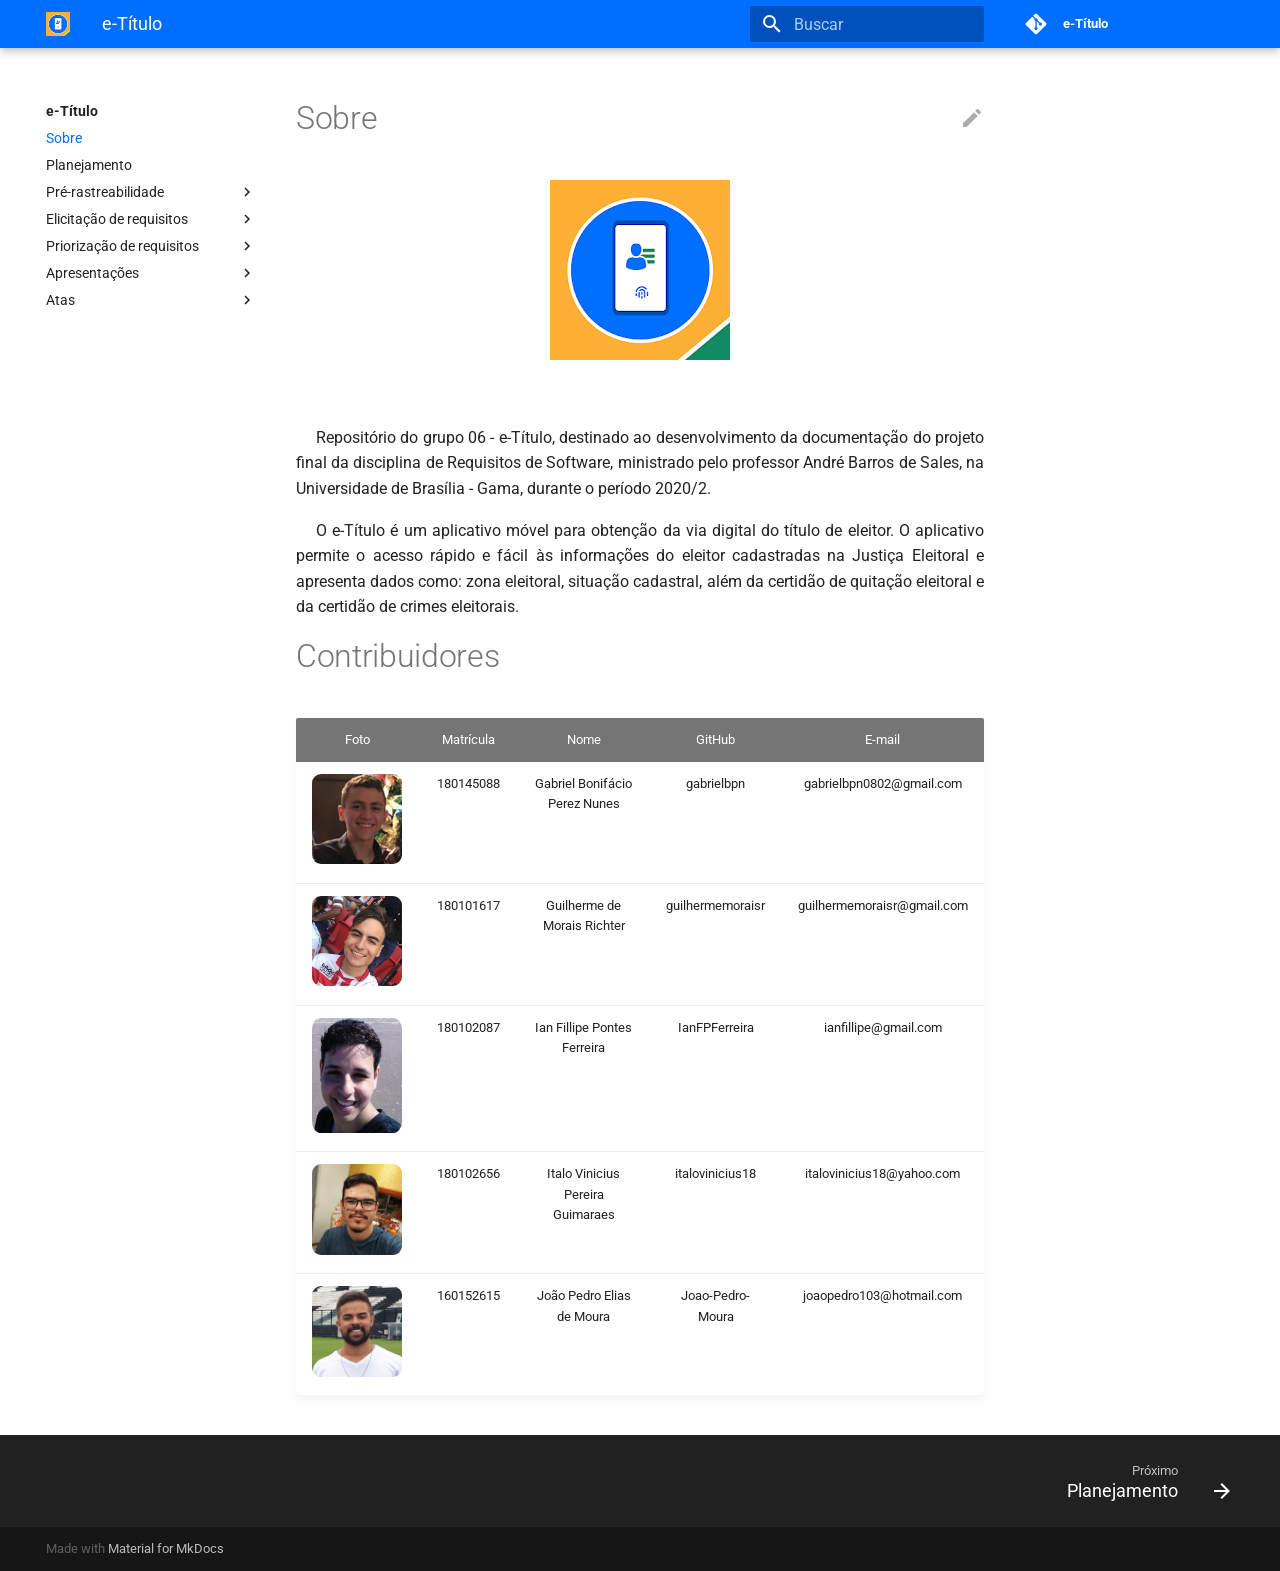
<file: index.html>
<!doctype html>
<html lang="pt" class="no-js">
  <head>
    
      <meta charset="utf-8">
      <meta name="viewport" content="width=device-width,initial-scale=1">
      
      
      
      
      <link rel="shortcut icon" href="assets/icons/codercat.png">
      <meta name="generator" content="mkdocs-1.1.2, mkdocs-material-7.0.5">
    
    
      
        <title>e-Título</title>
      
    
    
      <link rel="stylesheet" href="assets/stylesheets/main.77f3fd56.min.css">
      
        
        <link rel="stylesheet" href="assets/stylesheets/palette.7fa14f5b.min.css">
        
      
    
    
    
      
        
        <link rel="preconnect" href="https://fonts.gstatic.com" crossorigin>
        <link rel="stylesheet" href="https://fonts.googleapis.com/css?family=Roboto:300,400,400i,700%7CRoboto+Mono&display=fallback">
        <style>:root{--md-text-font-family:"Roboto";--md-code-font-family:"Roboto Mono"}</style>
      
    
    
    
      <link rel="stylesheet" href="stylesheets/extra.css">
    
    
      
    
    
  </head>
  
  
    
    
    
    
    
    <body dir="ltr" data-md-color-scheme="" data-md-color-primary="none" data-md-color-accent="none">
      
  
    
    <input class="md-toggle" data-md-toggle="drawer" type="checkbox" id="__drawer" autocomplete="off">
    <input class="md-toggle" data-md-toggle="search" type="checkbox" id="__search" autocomplete="off">
    <label class="md-overlay" for="__drawer"></label>
    <div data-md-component="skip">
      
        
        <a href="#sobre" class="md-skip">
          Ir para o conteúdo
        </a>
      
    </div>
    <div data-md-component="announce">
      
    </div>
    
      

<header class="md-header" data-md-component="header">
  <nav class="md-header__inner md-grid" aria-label="Header">
    <a href="." title="e-Título" class="md-header__button md-logo" aria-label="e-Título">
      
  <img src="assets/icons/eTitulo.png" alt="logo">

    </a>
    <label class="md-header__button md-icon" for="__drawer">
      <svg xmlns="http://www.w3.org/2000/svg" viewBox="0 0 24 24"><path d="M3 6h18v2H3V6m0 5h18v2H3v-2m0 5h18v2H3v-2z"/></svg>
    </label>
    <div class="md-header__title" data-md-component="header-title">
      <div class="md-header__ellipsis">
        <div class="md-header__topic">
          <span class="md-ellipsis">
            e-Título
          </span>
        </div>
        <div class="md-header__topic" data-md-component="header-topic">
          <span class="md-ellipsis">
            
              Sobre
            
          </span>
        </div>
      </div>
    </div>
    <div class="md-header__options">
      
    </div>
    
      <label class="md-header__button md-icon" for="__search">
        <svg xmlns="http://www.w3.org/2000/svg" viewBox="0 0 24 24"><path d="M9.5 3A6.5 6.5 0 0 1 16 9.5c0 1.61-.59 3.09-1.56 4.23l.27.27h.79l5 5-1.5 1.5-5-5v-.79l-.27-.27A6.516 6.516 0 0 1 9.5 16 6.5 6.5 0 0 1 3 9.5 6.5 6.5 0 0 1 9.5 3m0 2C7 5 5 7 5 9.5S7 14 9.5 14 14 12 14 9.5 12 5 9.5 5z"/></svg>
      </label>
      
<div class="md-search" data-md-component="search" role="dialog">
  <label class="md-search__overlay" for="__search"></label>
  <div class="md-search__inner" role="search">
    <form class="md-search__form" name="search">
      <input type="text" class="md-search__input" name="query" aria-label="Buscar" placeholder="Buscar" autocapitalize="off" autocorrect="off" autocomplete="off" spellcheck="false" data-md-component="search-query" data-md-state="active" required>
      <label class="md-search__icon md-icon" for="__search">
        <svg xmlns="http://www.w3.org/2000/svg" viewBox="0 0 24 24"><path d="M9.5 3A6.5 6.5 0 0 1 16 9.5c0 1.61-.59 3.09-1.56 4.23l.27.27h.79l5 5-1.5 1.5-5-5v-.79l-.27-.27A6.516 6.516 0 0 1 9.5 16 6.5 6.5 0 0 1 3 9.5 6.5 6.5 0 0 1 9.5 3m0 2C7 5 5 7 5 9.5S7 14 9.5 14 14 12 14 9.5 12 5 9.5 5z"/></svg>
        <svg xmlns="http://www.w3.org/2000/svg" viewBox="0 0 24 24"><path d="M20 11v2H8l5.5 5.5-1.42 1.42L4.16 12l7.92-7.92L13.5 5.5 8 11h12z"/></svg>
      </label>
      <button type="reset" class="md-search__icon md-icon" aria-label="Clear" tabindex="-1">
        <svg xmlns="http://www.w3.org/2000/svg" viewBox="0 0 24 24"><path d="M19 6.41L17.59 5 12 10.59 6.41 5 5 6.41 10.59 12 5 17.59 6.41 19 12 13.41 17.59 19 19 17.59 13.41 12 19 6.41z"/></svg>
      </button>
    </form>
    <div class="md-search__output">
      <div class="md-search__scrollwrap" data-md-scrollfix>
        <div class="md-search-result" data-md-component="search-result">
          <div class="md-search-result__meta">
            Initializing search
          </div>
          <ol class="md-search-result__list"></ol>
        </div>
      </div>
    </div>
  </div>
</div>
    
    
      <div class="md-header__source">
        
<a href="https://github.com/Requisitos-de-Software/2020.2-e-Titulo/" title="Ir ao repositório" class="md-source" data-md-component="source">
  <div class="md-source__icon md-icon">
    
    <svg xmlns="http://www.w3.org/2000/svg" viewBox="0 0 448 512"><path d="M439.55 236.05L244 40.45a28.87 28.87 0 0 0-40.81 0l-40.66 40.63 51.52 51.52c27.06-9.14 52.68 16.77 43.39 43.68l49.66 49.66c34.23-11.8 61.18 31 35.47 56.69-26.49 26.49-70.21-2.87-56-37.34L240.22 199v121.85c25.3 12.54 22.26 41.85 9.08 55a34.34 34.34 0 0 1-48.55 0c-17.57-17.6-11.07-46.91 11.25-56v-123c-20.8-8.51-24.6-30.74-18.64-45L142.57 101 8.45 235.14a28.86 28.86 0 0 0 0 40.81l195.61 195.6a28.86 28.86 0 0 0 40.8 0l194.69-194.69a28.86 28.86 0 0 0 0-40.81z"/></svg>
  </div>
  <div class="md-source__repository">
    e-Título
  </div>
</a>
      </div>
    
  </nav>
</header>
    
    <div class="md-container" data-md-component="container">
      
      
        
      
      <main class="md-main" data-md-component="main">
        <div class="md-main__inner md-grid">
          
            
              
              <div class="md-sidebar md-sidebar--primary" data-md-component="sidebar" data-md-type="navigation" >
                <div class="md-sidebar__scrollwrap">
                  <div class="md-sidebar__inner">
                    




<nav class="md-nav md-nav--primary" aria-label="Navigation" data-md-level="0">
  <label class="md-nav__title" for="__drawer">
    <a href="." title="e-Título" class="md-nav__button md-logo" aria-label="e-Título">
      
  <img src="assets/icons/eTitulo.png" alt="logo">

    </a>
    e-Título
  </label>
  
    <div class="md-nav__source">
      
<a href="https://github.com/Requisitos-de-Software/2020.2-e-Titulo/" title="Ir ao repositório" class="md-source" data-md-component="source">
  <div class="md-source__icon md-icon">
    
    <svg xmlns="http://www.w3.org/2000/svg" viewBox="0 0 448 512"><path d="M439.55 236.05L244 40.45a28.87 28.87 0 0 0-40.81 0l-40.66 40.63 51.52 51.52c27.06-9.14 52.68 16.77 43.39 43.68l49.66 49.66c34.23-11.8 61.18 31 35.47 56.69-26.49 26.49-70.21-2.87-56-37.34L240.22 199v121.85c25.3 12.54 22.26 41.85 9.08 55a34.34 34.34 0 0 1-48.55 0c-17.57-17.6-11.07-46.91 11.25-56v-123c-20.8-8.51-24.6-30.74-18.64-45L142.57 101 8.45 235.14a28.86 28.86 0 0 0 0 40.81l195.61 195.6a28.86 28.86 0 0 0 40.8 0l194.69-194.69a28.86 28.86 0 0 0 0-40.81z"/></svg>
  </div>
  <div class="md-source__repository">
    e-Título
  </div>
</a>
    </div>
  
  <ul class="md-nav__list" data-md-scrollfix>
    
      
      
      

  
  
    
  
  
    <li class="md-nav__item md-nav__item--active">
      
      <input class="md-nav__toggle md-toggle" data-md-toggle="toc" type="checkbox" id="__toc">
      
        
      
      
      <a href="." class="md-nav__link md-nav__link--active">
        Sobre
      </a>
      
    </li>
  

    
      
      
      

  
  
  
    <li class="md-nav__item">
      <a href="planejamento/" class="md-nav__link">
        Planejamento
      </a>
    </li>
  

    
      
      
      

  
  
  
    
    <li class="md-nav__item md-nav__item--nested">
      
      
        <input class="md-nav__toggle md-toggle" data-md-toggle="__nav_3" type="checkbox" id="__nav_3" >
      
      <label class="md-nav__link" for="__nav_3">
        Pré-rastreabilidade
        <span class="md-nav__icon md-icon"></span>
      </label>
      <nav class="md-nav" aria-label="Pré-rastreabilidade" data-md-level="1">
        <label class="md-nav__title" for="__nav_3">
          <span class="md-nav__icon md-icon"></span>
          Pré-rastreabilidade
        </label>
        <ul class="md-nav__list" data-md-scrollfix>
          
            
  
  
  
    <li class="md-nav__item">
      <a href="pre_rastreabilidade/rich_pictures/" class="md-nav__link">
        RichPictures
      </a>
    </li>
  

          
        </ul>
      </nav>
    </li>
  

    
      
      
      

  
  
  
    
    <li class="md-nav__item md-nav__item--nested">
      
      
        <input class="md-nav__toggle md-toggle" data-md-toggle="__nav_4" type="checkbox" id="__nav_4" >
      
      <label class="md-nav__link" for="__nav_4">
        Elicitação de requisitos
        <span class="md-nav__icon md-icon"></span>
      </label>
      <nav class="md-nav" aria-label="Elicitação de requisitos" data-md-level="1">
        <label class="md-nav__title" for="__nav_4">
          <span class="md-nav__icon md-icon"></span>
          Elicitação de requisitos
        </label>
        <ul class="md-nav__list" data-md-scrollfix>
          
            
  
  
  
    <li class="md-nav__item">
      <a href="elicitacao/personas/" class="md-nav__link">
        Personas
      </a>
    </li>
  

          
            
  
  
  
    
    <li class="md-nav__item md-nav__item--nested">
      
      
        <input class="md-nav__toggle md-toggle" data-md-toggle="__nav_4_2" type="checkbox" id="__nav_4_2" >
      
      <label class="md-nav__link" for="__nav_4_2">
        Técnicas
        <span class="md-nav__icon md-icon"></span>
      </label>
      <nav class="md-nav" aria-label="Técnicas" data-md-level="2">
        <label class="md-nav__title" for="__nav_4_2">
          <span class="md-nav__icon md-icon"></span>
          Técnicas
        </label>
        <ul class="md-nav__list" data-md-scrollfix>
          
            
  
  
  
    <li class="md-nav__item">
      <a href="elicitacao/tecnicas/brainstorming/" class="md-nav__link">
        Brainstorming
      </a>
    </li>
  

          
            
  
  
  
    <li class="md-nav__item">
      <a href="elicitacao/tecnicas/introspeccao/" class="md-nav__link">
        Introspecção
      </a>
    </li>
  

          
            
  
  
  
    <li class="md-nav__item">
      <a href="elicitacao/tecnicas/questionario/" class="md-nav__link">
        Questionário
      </a>
    </li>
  

          
        </ul>
      </nav>
    </li>
  

          
            
  
  
  
    <li class="md-nav__item">
      <a href="elicitacao/requisitos/" class="md-nav__link">
        Requisitos elicitados
      </a>
    </li>
  

          
        </ul>
      </nav>
    </li>
  

    
      
      
      

  
  
  
    
    <li class="md-nav__item md-nav__item--nested">
      
      
        <input class="md-nav__toggle md-toggle" data-md-toggle="__nav_5" type="checkbox" id="__nav_5" >
      
      <label class="md-nav__link" for="__nav_5">
        Priorização de requisitos
        <span class="md-nav__icon md-icon"></span>
      </label>
      <nav class="md-nav" aria-label="Priorização de requisitos" data-md-level="1">
        <label class="md-nav__title" for="__nav_5">
          <span class="md-nav__icon md-icon"></span>
          Priorização de requisitos
        </label>
        <ul class="md-nav__list" data-md-scrollfix>
          
            
  
  
  
    <li class="md-nav__item">
      <a href="priorizacao/moscow/" class="md-nav__link">
        MoSCoW
      </a>
    </li>
  

          
            
  
  
  
    <li class="md-nav__item">
      <a href="priorizacao/valor_custo_risco/" class="md-nav__link">
        Valor, Custo e Risco
      </a>
    </li>
  

          
        </ul>
      </nav>
    </li>
  

    
      
      
      

  
  
  
    
    <li class="md-nav__item md-nav__item--nested">
      
      
        <input class="md-nav__toggle md-toggle" data-md-toggle="__nav_6" type="checkbox" id="__nav_6" >
      
      <label class="md-nav__link" for="__nav_6">
        Apresentações
        <span class="md-nav__icon md-icon"></span>
      </label>
      <nav class="md-nav" aria-label="Apresentações" data-md-level="1">
        <label class="md-nav__title" for="__nav_6">
          <span class="md-nav__icon md-icon"></span>
          Apresentações
        </label>
        <ul class="md-nav__list" data-md-scrollfix>
          
            
  
  
  
    <li class="md-nav__item">
      <a href="apresentacoes/apresentacao1/" class="md-nav__link">
        Apresentação 1
      </a>
    </li>
  

          
            
  
  
  
    <li class="md-nav__item">
      <a href="apresentacoes/apresentacao2/" class="md-nav__link">
        Apresentação 2
      </a>
    </li>
  

          
        </ul>
      </nav>
    </li>
  

    
      
      
      

  
  
  
    
    <li class="md-nav__item md-nav__item--nested">
      
      
        <input class="md-nav__toggle md-toggle" data-md-toggle="__nav_7" type="checkbox" id="__nav_7" >
      
      <label class="md-nav__link" for="__nav_7">
        Atas
        <span class="md-nav__icon md-icon"></span>
      </label>
      <nav class="md-nav" aria-label="Atas" data-md-level="1">
        <label class="md-nav__title" for="__nav_7">
          <span class="md-nav__icon md-icon"></span>
          Atas
        </label>
        <ul class="md-nav__list" data-md-scrollfix>
          
            
  
  
  
    <li class="md-nav__item">
      <a href="atas/reuniao_03_03/" class="md-nav__link">
        03/03/2021
      </a>
    </li>
  

          
            
  
  
  
    <li class="md-nav__item">
      <a href="atas/reuniao_03_10/" class="md-nav__link">
        10/03/2021
      </a>
    </li>
  

          
        </ul>
      </nav>
    </li>
  

    
  </ul>
</nav>
                  </div>
                </div>
              </div>
            
            
              
              <div class="md-sidebar md-sidebar--secondary" data-md-component="sidebar" data-md-type="toc" >
                <div class="md-sidebar__scrollwrap">
                  <div class="md-sidebar__inner">
                    
<nav class="md-nav md-nav--secondary" aria-label="Índice">
  
  
    
  
  
</nav>
                  </div>
                </div>
              </div>
            
          
          <div class="md-content" data-md-component="content">
            <article class="md-content__inner md-typeset">
              
                
                  <a href="https://github.com/Requisitos-de-Software/2020.2-e-Titulo/edit/master/docs/index.md" title="Editar esta página" class="md-content__button md-icon">
                    <svg xmlns="http://www.w3.org/2000/svg" viewBox="0 0 24 24"><path d="M20.71 7.04c.39-.39.39-1.04 0-1.41l-2.34-2.34c-.37-.39-1.02-.39-1.41 0l-1.84 1.83 3.75 3.75M3 17.25V21h3.75L17.81 9.93l-3.75-3.75L3 17.25z"/></svg>
                  </a>
                
                
                <h1 id="sobre">Sobre</h1>
<div align="center">
  <img src= "assets/icons/eTitulo.png"/>
</div>
<p><br /></p>
<p style="text-indent: 20px; text-align: justify">
Repositório do grupo 06 - e-Título, destinado ao desenvolvimento da documentação do projeto final da disciplina de Requisitos de Software, ministrado pelo professor André Barros de Sales, na Universidade de Brasília - Gama, durante o período 2020/2.
</p>

<p style="text-indent: 20px; text-align: justify">
O e-Título é um aplicativo móvel para obtenção da via digital do título de eleitor. O aplicativo permite o acesso rápido e fácil às informações do eleitor cadastradas na Justiça Eleitoral e apresenta dados como: zona eleitoral, situação cadastral, além da certidão de quitação eleitoral e da certidão de crimes eleitorais.
</p>

<h1 id="contribuidores">Contribuidores</h1>
<table>
<thead>
<tr>
<th align="center">Foto</th>
<th align="center">Matrícula</th>
<th align="center">Nome</th>
<th align="center">GitHub</th>
<th align="center">E-mail</th>
</tr>
</thead>
<tbody>
<tr>
<td align="center"><img width="150px" style="border-radius:10%" src="./assets/integrantes/gabriel.jpg" alt="Gabriel"></td>
<td align="center">180145088</td>
<td align="center">Gabriel Bonifácio Perez Nunes</td>
<td align="center">gabrielbpn</td>
<td align="center">gabrielbpn0802@gmail.com</td>
</tr>
<tr>
<td align="center"><img width="150px" style="border-radius:10%" src="./assets/integrantes/guilherme.jpg" alt="Guilherme"></td>
<td align="center">180101617</td>
<td align="center">Guilherme de Morais Richter</td>
<td align="center">guilhermemoraisr</td>
<td align="center">guilhermemoraisr@gmail.com</td>
</tr>
<tr>
<td align="center"><img width="150px" style="border-radius:10%" src="./assets/integrantes/ian.jpg" alt="Ian"></td>
<td align="center">180102087</td>
<td align="center">Ian Fillipe Pontes Ferreira</td>
<td align="center">IanFPFerreira</td>
<td align="center">ianfillipe@gmail.com</td>
</tr>
<tr>
<td align="center"><img width="150px" style="border-radius:10%" src="./assets/integrantes/italo.jpg" alt="Italo"></td>
<td align="center">180102656</td>
<td align="center">Italo Vinicius Pereira Guimaraes</td>
<td align="center">italovinicius18</td>
<td align="center">italovinicius18@yahoo.com</td>
</tr>
<tr>
<td align="center"><img width="150px" style="border-radius:10%" src="./assets/integrantes/joao.jpg" alt="Joao"></td>
<td align="center">160152615</td>
<td align="center">João Pedro Elias de Moura</td>
<td align="center">Joao-Pedro-Moura</td>
<td align="center">joaopedro103@hotmail.com</td>
</tr>
</tbody>
</table>
                
              
              
                


              
            </article>
          </div>
        </div>
      </main>
      
        
<footer class="md-footer">
  
    <nav class="md-footer__inner md-grid" aria-label="Footer">
      
      
        <a href="planejamento/" class="md-footer__link md-footer__link--next" rel="next">
          <div class="md-footer__title">
            <div class="md-ellipsis">
              <span class="md-footer__direction">
                Próximo
              </span>
              Planejamento
            </div>
          </div>
          <div class="md-footer__button md-icon">
            <svg xmlns="http://www.w3.org/2000/svg" viewBox="0 0 24 24"><path d="M4 11v2h12l-5.5 5.5 1.42 1.42L19.84 12l-7.92-7.92L10.5 5.5 16 11H4z"/></svg>
          </div>
        </a>
      
    </nav>
  
  <div class="md-footer-meta md-typeset">
    <div class="md-footer-meta__inner md-grid">
      <div class="md-footer-copyright">
        
        Made with
        <a href="https://squidfunk.github.io/mkdocs-material/" target="_blank" rel="noopener">
          Material for MkDocs
        </a>
        
      </div>
      
    </div>
  </div>
</footer>
      
    </div>
    <div class="md-dialog" data-md-component="dialog">
      <div class="md-dialog__inner md-typeset"></div>
    </div>
    <script id="__config" type="application/json">{"base": ".", "features": [], "translations": {"clipboard.copy": "Copiar para \u00e1rea de transfer\u00eancia", "clipboard.copied": "Copiado para \u00e1rea de transfer\u00eancia", "search.config.lang": "pt", "search.config.pipeline": "trimmer, stopWordFilter", "search.config.separator": "[\\s\\-]+", "search.placeholder": "Buscar", "search.result.placeholder": "Digite para iniciar a busca", "search.result.none": "Nenhum resultado encontrado", "search.result.one": "1 resultado encontrado", "search.result.other": "# resultados encontrados", "search.result.more.one": "1 more on this page", "search.result.more.other": "# more on this page", "search.result.term.missing": "Missing"}, "search": "assets/javascripts/workers/search.fb4a9340.min.js", "version": null}</script>
    
    
      <script src="assets/javascripts/bundle.5cf3e710.min.js"></script>
      
    
  </body>
</html>
</file>
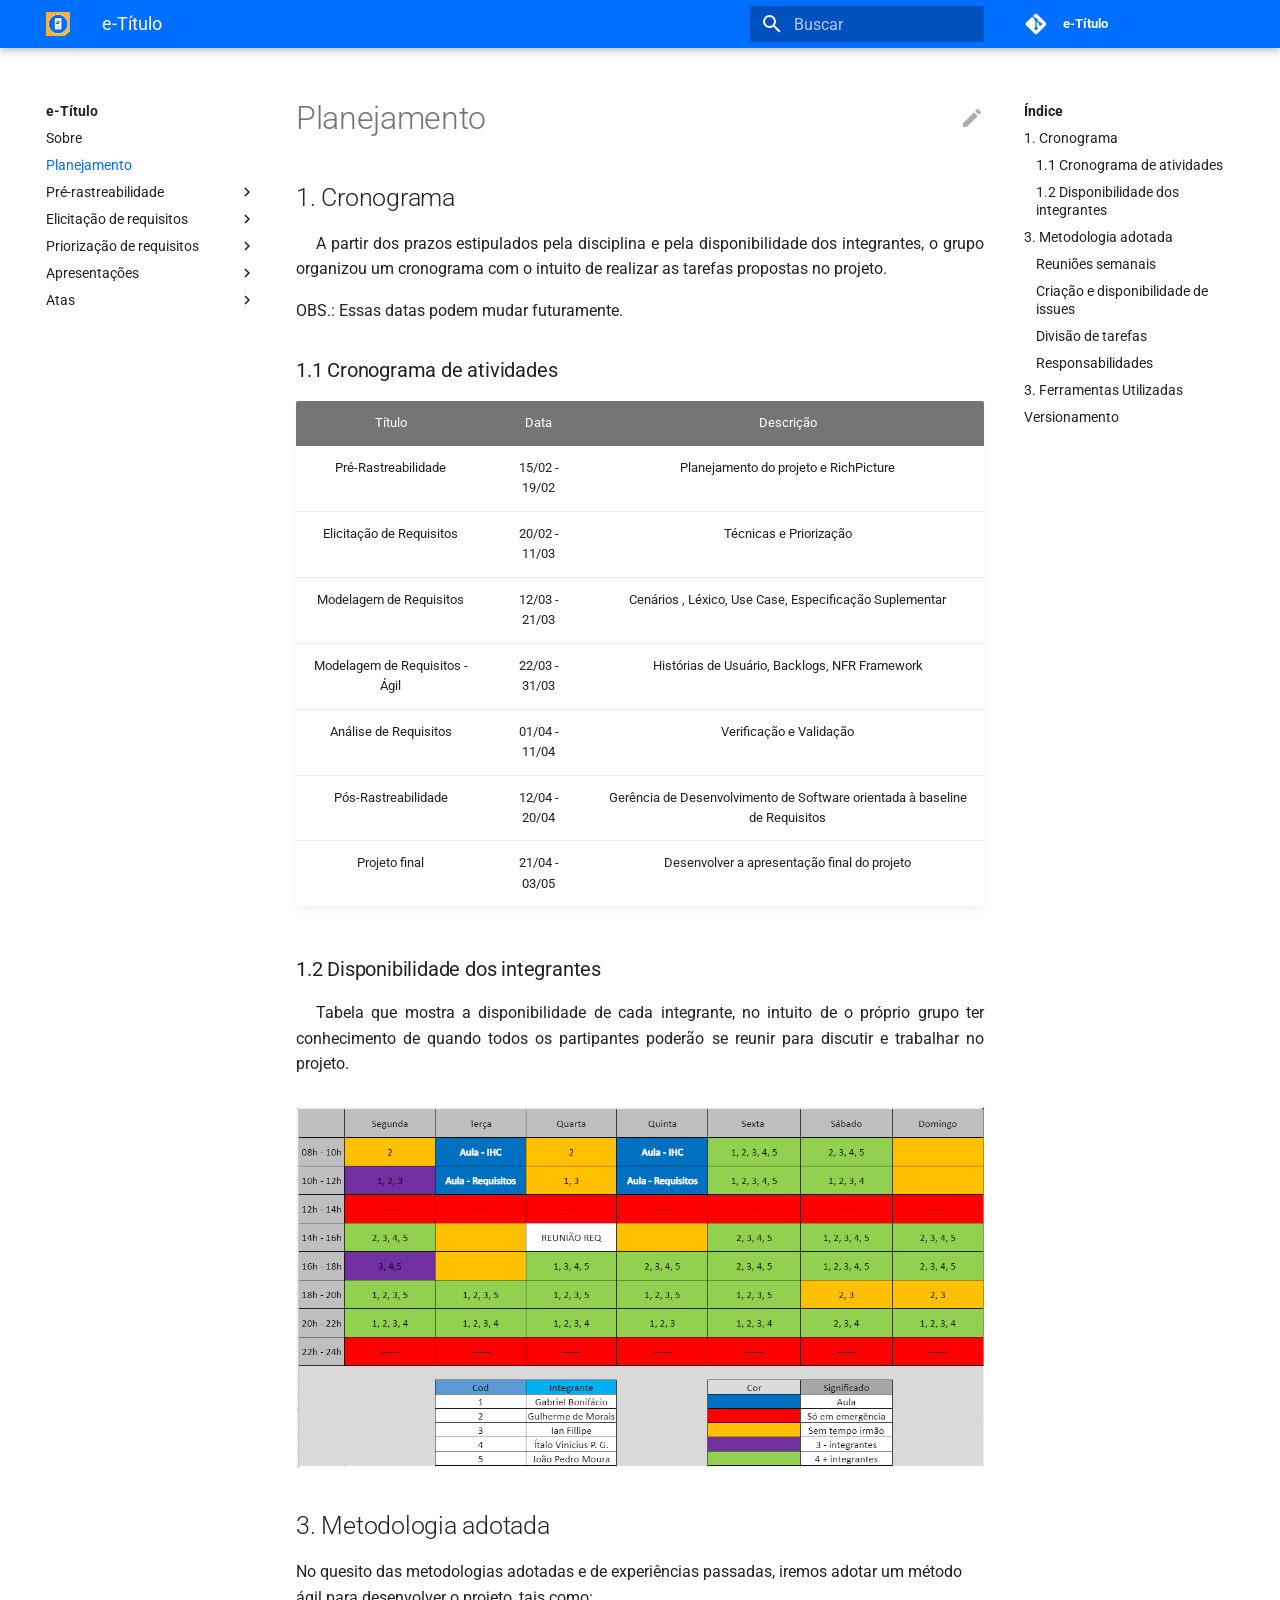
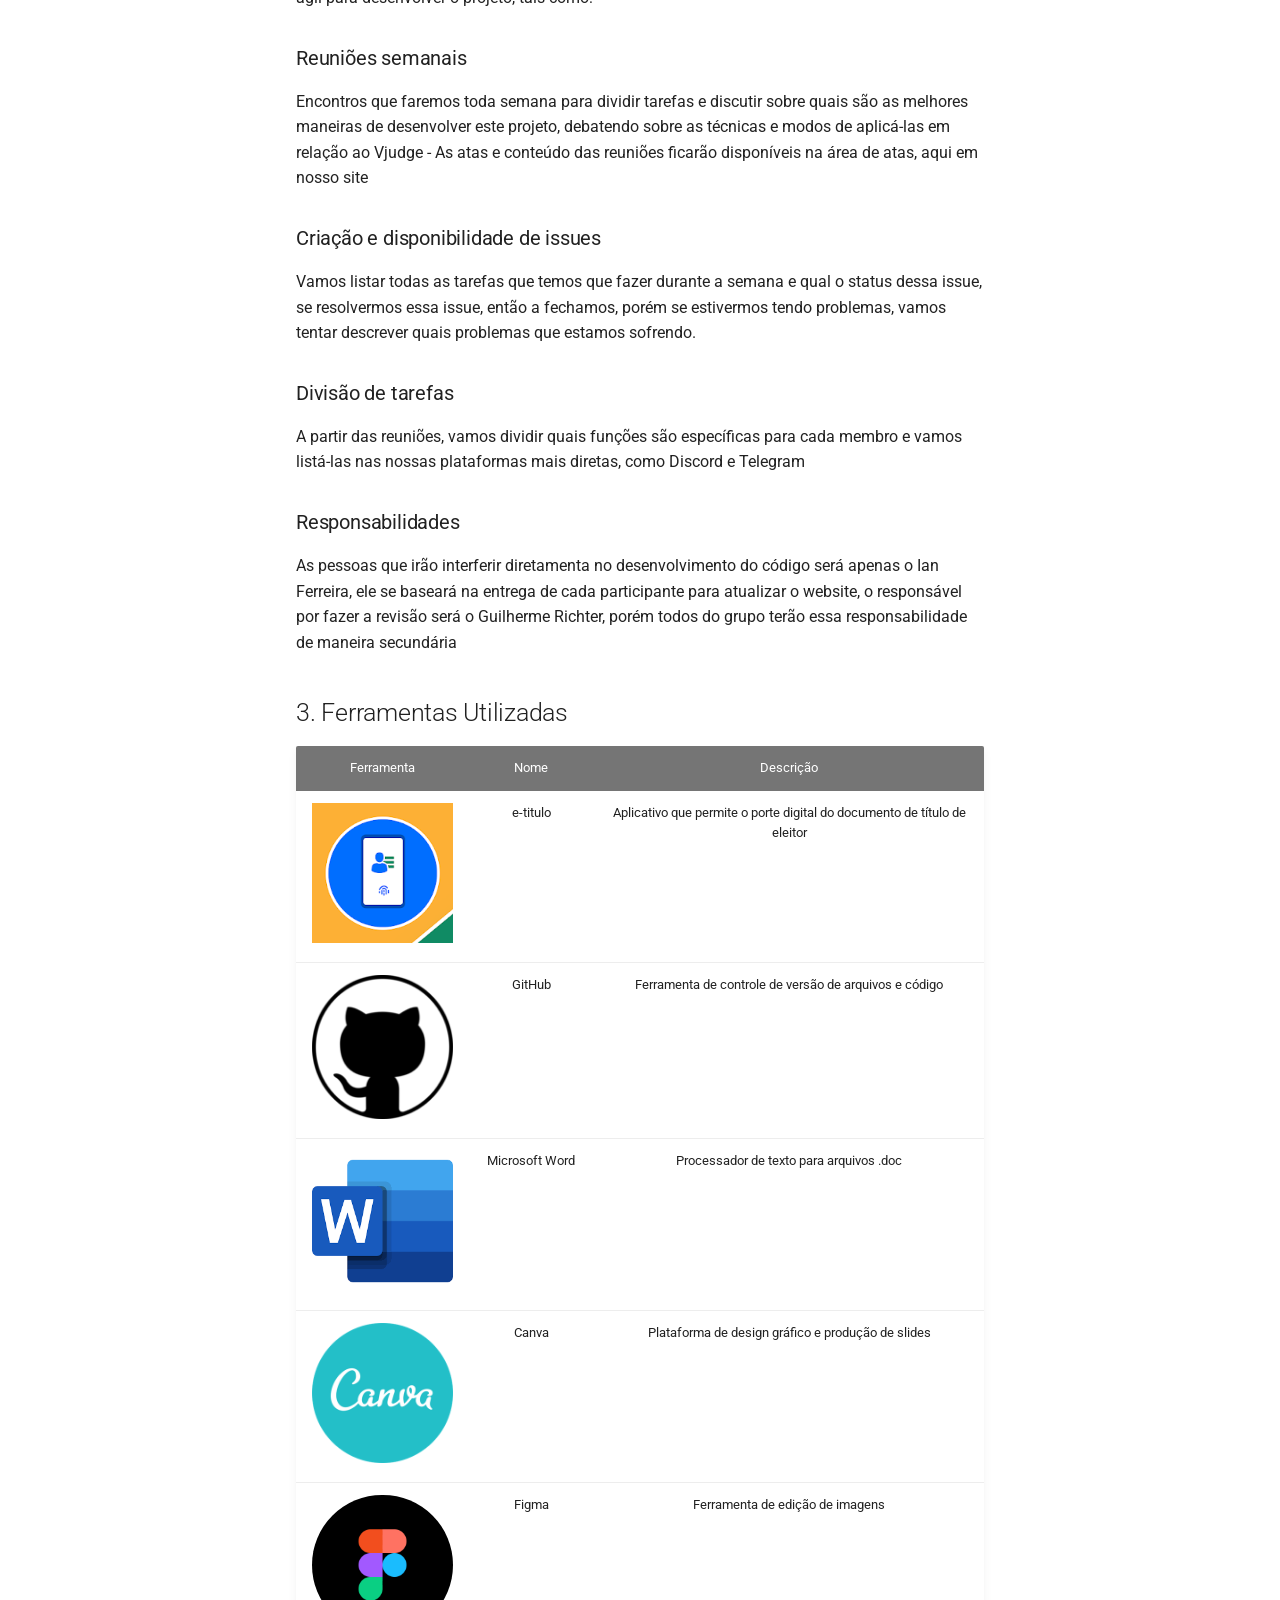
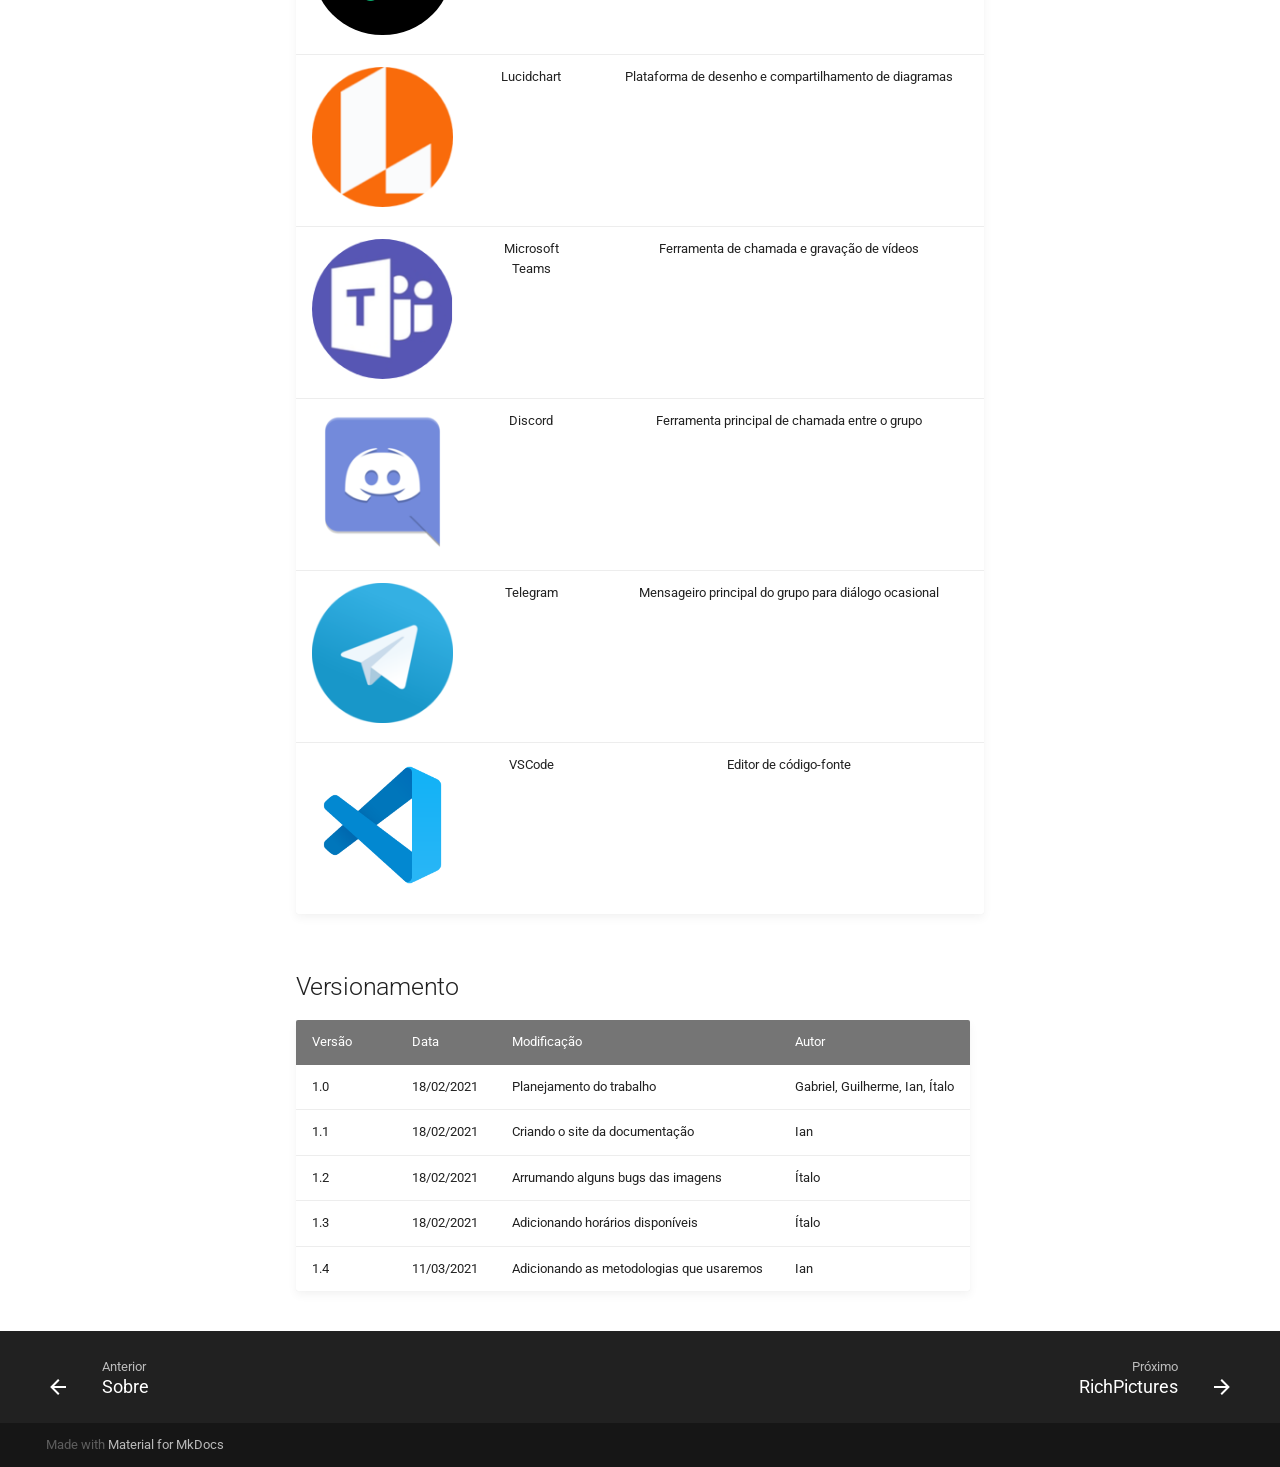
<file: planejamento/index.html>
<!doctype html>
<html lang="pt" class="no-js">
  <head>
    
      <meta charset="utf-8">
      <meta name="viewport" content="width=device-width,initial-scale=1">
      
      
      
      
      <link rel="shortcut icon" href="../assets/icons/codercat.png">
      <meta name="generator" content="mkdocs-1.1.2, mkdocs-material-7.0.5">
    
    
      
        <title>Planejamento - e-Título</title>
      
    
    
      <link rel="stylesheet" href="../assets/stylesheets/main.77f3fd56.min.css">
      
        
        <link rel="stylesheet" href="../assets/stylesheets/palette.7fa14f5b.min.css">
        
      
    
    
    
      
        
        <link rel="preconnect" href="https://fonts.gstatic.com" crossorigin>
        <link rel="stylesheet" href="https://fonts.googleapis.com/css?family=Roboto:300,400,400i,700%7CRoboto+Mono&display=fallback">
        <style>:root{--md-text-font-family:"Roboto";--md-code-font-family:"Roboto Mono"}</style>
      
    
    
    
      <link rel="stylesheet" href="../stylesheets/extra.css">
    
    
      
    
    
  </head>
  
  
    
    
    
    
    
    <body dir="ltr" data-md-color-scheme="" data-md-color-primary="none" data-md-color-accent="none">
      
  
    
    <input class="md-toggle" data-md-toggle="drawer" type="checkbox" id="__drawer" autocomplete="off">
    <input class="md-toggle" data-md-toggle="search" type="checkbox" id="__search" autocomplete="off">
    <label class="md-overlay" for="__drawer"></label>
    <div data-md-component="skip">
      
        
        <a href="#planejamento" class="md-skip">
          Ir para o conteúdo
        </a>
      
    </div>
    <div data-md-component="announce">
      
    </div>
    
      

<header class="md-header" data-md-component="header">
  <nav class="md-header__inner md-grid" aria-label="Header">
    <a href=".." title="e-Título" class="md-header__button md-logo" aria-label="e-Título">
      
  <img src="../assets/icons/eTitulo.png" alt="logo">

    </a>
    <label class="md-header__button md-icon" for="__drawer">
      <svg xmlns="http://www.w3.org/2000/svg" viewBox="0 0 24 24"><path d="M3 6h18v2H3V6m0 5h18v2H3v-2m0 5h18v2H3v-2z"/></svg>
    </label>
    <div class="md-header__title" data-md-component="header-title">
      <div class="md-header__ellipsis">
        <div class="md-header__topic">
          <span class="md-ellipsis">
            e-Título
          </span>
        </div>
        <div class="md-header__topic" data-md-component="header-topic">
          <span class="md-ellipsis">
            
              Planejamento
            
          </span>
        </div>
      </div>
    </div>
    <div class="md-header__options">
      
    </div>
    
      <label class="md-header__button md-icon" for="__search">
        <svg xmlns="http://www.w3.org/2000/svg" viewBox="0 0 24 24"><path d="M9.5 3A6.5 6.5 0 0 1 16 9.5c0 1.61-.59 3.09-1.56 4.23l.27.27h.79l5 5-1.5 1.5-5-5v-.79l-.27-.27A6.516 6.516 0 0 1 9.5 16 6.5 6.5 0 0 1 3 9.5 6.5 6.5 0 0 1 9.5 3m0 2C7 5 5 7 5 9.5S7 14 9.5 14 14 12 14 9.5 12 5 9.5 5z"/></svg>
      </label>
      
<div class="md-search" data-md-component="search" role="dialog">
  <label class="md-search__overlay" for="__search"></label>
  <div class="md-search__inner" role="search">
    <form class="md-search__form" name="search">
      <input type="text" class="md-search__input" name="query" aria-label="Buscar" placeholder="Buscar" autocapitalize="off" autocorrect="off" autocomplete="off" spellcheck="false" data-md-component="search-query" data-md-state="active" required>
      <label class="md-search__icon md-icon" for="__search">
        <svg xmlns="http://www.w3.org/2000/svg" viewBox="0 0 24 24"><path d="M9.5 3A6.5 6.5 0 0 1 16 9.5c0 1.61-.59 3.09-1.56 4.23l.27.27h.79l5 5-1.5 1.5-5-5v-.79l-.27-.27A6.516 6.516 0 0 1 9.5 16 6.5 6.5 0 0 1 3 9.5 6.5 6.5 0 0 1 9.5 3m0 2C7 5 5 7 5 9.5S7 14 9.5 14 14 12 14 9.5 12 5 9.5 5z"/></svg>
        <svg xmlns="http://www.w3.org/2000/svg" viewBox="0 0 24 24"><path d="M20 11v2H8l5.5 5.5-1.42 1.42L4.16 12l7.92-7.92L13.5 5.5 8 11h12z"/></svg>
      </label>
      <button type="reset" class="md-search__icon md-icon" aria-label="Clear" tabindex="-1">
        <svg xmlns="http://www.w3.org/2000/svg" viewBox="0 0 24 24"><path d="M19 6.41L17.59 5 12 10.59 6.41 5 5 6.41 10.59 12 5 17.59 6.41 19 12 13.41 17.59 19 19 17.59 13.41 12 19 6.41z"/></svg>
      </button>
    </form>
    <div class="md-search__output">
      <div class="md-search__scrollwrap" data-md-scrollfix>
        <div class="md-search-result" data-md-component="search-result">
          <div class="md-search-result__meta">
            Initializing search
          </div>
          <ol class="md-search-result__list"></ol>
        </div>
      </div>
    </div>
  </div>
</div>
    
    
      <div class="md-header__source">
        
<a href="https://github.com/Requisitos-de-Software/2020.2-e-Titulo/" title="Ir ao repositório" class="md-source" data-md-component="source">
  <div class="md-source__icon md-icon">
    
    <svg xmlns="http://www.w3.org/2000/svg" viewBox="0 0 448 512"><path d="M439.55 236.05L244 40.45a28.87 28.87 0 0 0-40.81 0l-40.66 40.63 51.52 51.52c27.06-9.14 52.68 16.77 43.39 43.68l49.66 49.66c34.23-11.8 61.18 31 35.47 56.69-26.49 26.49-70.21-2.87-56-37.34L240.22 199v121.85c25.3 12.54 22.26 41.85 9.08 55a34.34 34.34 0 0 1-48.55 0c-17.57-17.6-11.07-46.91 11.25-56v-123c-20.8-8.51-24.6-30.74-18.64-45L142.57 101 8.45 235.14a28.86 28.86 0 0 0 0 40.81l195.61 195.6a28.86 28.86 0 0 0 40.8 0l194.69-194.69a28.86 28.86 0 0 0 0-40.81z"/></svg>
  </div>
  <div class="md-source__repository">
    e-Título
  </div>
</a>
      </div>
    
  </nav>
</header>
    
    <div class="md-container" data-md-component="container">
      
      
        
      
      <main class="md-main" data-md-component="main">
        <div class="md-main__inner md-grid">
          
            
              
              <div class="md-sidebar md-sidebar--primary" data-md-component="sidebar" data-md-type="navigation" >
                <div class="md-sidebar__scrollwrap">
                  <div class="md-sidebar__inner">
                    




<nav class="md-nav md-nav--primary" aria-label="Navigation" data-md-level="0">
  <label class="md-nav__title" for="__drawer">
    <a href=".." title="e-Título" class="md-nav__button md-logo" aria-label="e-Título">
      
  <img src="../assets/icons/eTitulo.png" alt="logo">

    </a>
    e-Título
  </label>
  
    <div class="md-nav__source">
      
<a href="https://github.com/Requisitos-de-Software/2020.2-e-Titulo/" title="Ir ao repositório" class="md-source" data-md-component="source">
  <div class="md-source__icon md-icon">
    
    <svg xmlns="http://www.w3.org/2000/svg" viewBox="0 0 448 512"><path d="M439.55 236.05L244 40.45a28.87 28.87 0 0 0-40.81 0l-40.66 40.63 51.52 51.52c27.06-9.14 52.68 16.77 43.39 43.68l49.66 49.66c34.23-11.8 61.18 31 35.47 56.69-26.49 26.49-70.21-2.87-56-37.34L240.22 199v121.85c25.3 12.54 22.26 41.85 9.08 55a34.34 34.34 0 0 1-48.55 0c-17.57-17.6-11.07-46.91 11.25-56v-123c-20.8-8.51-24.6-30.74-18.64-45L142.57 101 8.45 235.14a28.86 28.86 0 0 0 0 40.81l195.61 195.6a28.86 28.86 0 0 0 40.8 0l194.69-194.69a28.86 28.86 0 0 0 0-40.81z"/></svg>
  </div>
  <div class="md-source__repository">
    e-Título
  </div>
</a>
    </div>
  
  <ul class="md-nav__list" data-md-scrollfix>
    
      
      
      

  
  
  
    <li class="md-nav__item">
      <a href=".." class="md-nav__link">
        Sobre
      </a>
    </li>
  

    
      
      
      

  
  
    
  
  
    <li class="md-nav__item md-nav__item--active">
      
      <input class="md-nav__toggle md-toggle" data-md-toggle="toc" type="checkbox" id="__toc">
      
        
      
      
        <label class="md-nav__link md-nav__link--active" for="__toc">
          Planejamento
          <span class="md-nav__icon md-icon"></span>
        </label>
      
      <a href="./" class="md-nav__link md-nav__link--active">
        Planejamento
      </a>
      
        
<nav class="md-nav md-nav--secondary" aria-label="Índice">
  
  
    
  
  
    <label class="md-nav__title" for="__toc">
      <span class="md-nav__icon md-icon"></span>
      Índice
    </label>
    <ul class="md-nav__list" data-md-component="toc" data-md-scrollfix>
      
        <li class="md-nav__item">
  <a href="#1-cronograma" class="md-nav__link">
    1. Cronograma
  </a>
  
    <nav class="md-nav" aria-label="1. Cronograma">
      <ul class="md-nav__list">
        
          <li class="md-nav__item">
  <a href="#11-cronograma-de-atividades" class="md-nav__link">
    1.1 Cronograma de atividades
  </a>
  
</li>
        
          <li class="md-nav__item">
  <a href="#12-disponibilidade-dos-integrantes" class="md-nav__link">
    1.2 Disponibilidade dos integrantes
  </a>
  
</li>
        
      </ul>
    </nav>
  
</li>
      
        <li class="md-nav__item">
  <a href="#3-metodologia-adotada" class="md-nav__link">
    3. Metodologia adotada
  </a>
  
    <nav class="md-nav" aria-label="3. Metodologia adotada">
      <ul class="md-nav__list">
        
          <li class="md-nav__item">
  <a href="#reunioes-semanais" class="md-nav__link">
    Reuniões semanais
  </a>
  
</li>
        
          <li class="md-nav__item">
  <a href="#criacao-e-disponibilidade-de-issues" class="md-nav__link">
    Criação e disponibilidade de issues
  </a>
  
</li>
        
          <li class="md-nav__item">
  <a href="#divisao-de-tarefas" class="md-nav__link">
    Divisão de tarefas
  </a>
  
</li>
        
          <li class="md-nav__item">
  <a href="#responsabilidades" class="md-nav__link">
    Responsabilidades
  </a>
  
</li>
        
      </ul>
    </nav>
  
</li>
      
        <li class="md-nav__item">
  <a href="#3-ferramentas-utilizadas" class="md-nav__link">
    3. Ferramentas Utilizadas
  </a>
  
</li>
      
        <li class="md-nav__item">
  <a href="#versionamento" class="md-nav__link">
    Versionamento
  </a>
  
</li>
      
    </ul>
  
</nav>
      
    </li>
  

    
      
      
      

  
  
  
    
    <li class="md-nav__item md-nav__item--nested">
      
      
        <input class="md-nav__toggle md-toggle" data-md-toggle="__nav_3" type="checkbox" id="__nav_3" >
      
      <label class="md-nav__link" for="__nav_3">
        Pré-rastreabilidade
        <span class="md-nav__icon md-icon"></span>
      </label>
      <nav class="md-nav" aria-label="Pré-rastreabilidade" data-md-level="1">
        <label class="md-nav__title" for="__nav_3">
          <span class="md-nav__icon md-icon"></span>
          Pré-rastreabilidade
        </label>
        <ul class="md-nav__list" data-md-scrollfix>
          
            
  
  
  
    <li class="md-nav__item">
      <a href="../pre_rastreabilidade/rich_pictures/" class="md-nav__link">
        RichPictures
      </a>
    </li>
  

          
        </ul>
      </nav>
    </li>
  

    
      
      
      

  
  
  
    
    <li class="md-nav__item md-nav__item--nested">
      
      
        <input class="md-nav__toggle md-toggle" data-md-toggle="__nav_4" type="checkbox" id="__nav_4" >
      
      <label class="md-nav__link" for="__nav_4">
        Elicitação de requisitos
        <span class="md-nav__icon md-icon"></span>
      </label>
      <nav class="md-nav" aria-label="Elicitação de requisitos" data-md-level="1">
        <label class="md-nav__title" for="__nav_4">
          <span class="md-nav__icon md-icon"></span>
          Elicitação de requisitos
        </label>
        <ul class="md-nav__list" data-md-scrollfix>
          
            
  
  
  
    <li class="md-nav__item">
      <a href="../elicitacao/personas/" class="md-nav__link">
        Personas
      </a>
    </li>
  

          
            
  
  
  
    
    <li class="md-nav__item md-nav__item--nested">
      
      
        <input class="md-nav__toggle md-toggle" data-md-toggle="__nav_4_2" type="checkbox" id="__nav_4_2" >
      
      <label class="md-nav__link" for="__nav_4_2">
        Técnicas
        <span class="md-nav__icon md-icon"></span>
      </label>
      <nav class="md-nav" aria-label="Técnicas" data-md-level="2">
        <label class="md-nav__title" for="__nav_4_2">
          <span class="md-nav__icon md-icon"></span>
          Técnicas
        </label>
        <ul class="md-nav__list" data-md-scrollfix>
          
            
  
  
  
    <li class="md-nav__item">
      <a href="../elicitacao/tecnicas/brainstorming/" class="md-nav__link">
        Brainstorming
      </a>
    </li>
  

          
            
  
  
  
    <li class="md-nav__item">
      <a href="../elicitacao/tecnicas/introspeccao/" class="md-nav__link">
        Introspecção
      </a>
    </li>
  

          
            
  
  
  
    <li class="md-nav__item">
      <a href="../elicitacao/tecnicas/questionario/" class="md-nav__link">
        Questionário
      </a>
    </li>
  

          
        </ul>
      </nav>
    </li>
  

          
            
  
  
  
    <li class="md-nav__item">
      <a href="../elicitacao/requisitos/" class="md-nav__link">
        Requisitos elicitados
      </a>
    </li>
  

          
        </ul>
      </nav>
    </li>
  

    
      
      
      

  
  
  
    
    <li class="md-nav__item md-nav__item--nested">
      
      
        <input class="md-nav__toggle md-toggle" data-md-toggle="__nav_5" type="checkbox" id="__nav_5" >
      
      <label class="md-nav__link" for="__nav_5">
        Priorização de requisitos
        <span class="md-nav__icon md-icon"></span>
      </label>
      <nav class="md-nav" aria-label="Priorização de requisitos" data-md-level="1">
        <label class="md-nav__title" for="__nav_5">
          <span class="md-nav__icon md-icon"></span>
          Priorização de requisitos
        </label>
        <ul class="md-nav__list" data-md-scrollfix>
          
            
  
  
  
    <li class="md-nav__item">
      <a href="../priorizacao/moscow/" class="md-nav__link">
        MoSCoW
      </a>
    </li>
  

          
            
  
  
  
    <li class="md-nav__item">
      <a href="../priorizacao/valor_custo_risco/" class="md-nav__link">
        Valor, Custo e Risco
      </a>
    </li>
  

          
        </ul>
      </nav>
    </li>
  

    
      
      
      

  
  
  
    
    <li class="md-nav__item md-nav__item--nested">
      
      
        <input class="md-nav__toggle md-toggle" data-md-toggle="__nav_6" type="checkbox" id="__nav_6" >
      
      <label class="md-nav__link" for="__nav_6">
        Apresentações
        <span class="md-nav__icon md-icon"></span>
      </label>
      <nav class="md-nav" aria-label="Apresentações" data-md-level="1">
        <label class="md-nav__title" for="__nav_6">
          <span class="md-nav__icon md-icon"></span>
          Apresentações
        </label>
        <ul class="md-nav__list" data-md-scrollfix>
          
            
  
  
  
    <li class="md-nav__item">
      <a href="../apresentacoes/apresentacao1/" class="md-nav__link">
        Apresentação 1
      </a>
    </li>
  

          
            
  
  
  
    <li class="md-nav__item">
      <a href="../apresentacoes/apresentacao2/" class="md-nav__link">
        Apresentação 2
      </a>
    </li>
  

          
        </ul>
      </nav>
    </li>
  

    
      
      
      

  
  
  
    
    <li class="md-nav__item md-nav__item--nested">
      
      
        <input class="md-nav__toggle md-toggle" data-md-toggle="__nav_7" type="checkbox" id="__nav_7" >
      
      <label class="md-nav__link" for="__nav_7">
        Atas
        <span class="md-nav__icon md-icon"></span>
      </label>
      <nav class="md-nav" aria-label="Atas" data-md-level="1">
        <label class="md-nav__title" for="__nav_7">
          <span class="md-nav__icon md-icon"></span>
          Atas
        </label>
        <ul class="md-nav__list" data-md-scrollfix>
          
            
  
  
  
    <li class="md-nav__item">
      <a href="../atas/reuniao_03_03/" class="md-nav__link">
        03/03/2021
      </a>
    </li>
  

          
            
  
  
  
    <li class="md-nav__item">
      <a href="../atas/reuniao_03_10/" class="md-nav__link">
        10/03/2021
      </a>
    </li>
  

          
        </ul>
      </nav>
    </li>
  

    
  </ul>
</nav>
                  </div>
                </div>
              </div>
            
            
              
              <div class="md-sidebar md-sidebar--secondary" data-md-component="sidebar" data-md-type="toc" >
                <div class="md-sidebar__scrollwrap">
                  <div class="md-sidebar__inner">
                    
<nav class="md-nav md-nav--secondary" aria-label="Índice">
  
  
    
  
  
    <label class="md-nav__title" for="__toc">
      <span class="md-nav__icon md-icon"></span>
      Índice
    </label>
    <ul class="md-nav__list" data-md-component="toc" data-md-scrollfix>
      
        <li class="md-nav__item">
  <a href="#1-cronograma" class="md-nav__link">
    1. Cronograma
  </a>
  
    <nav class="md-nav" aria-label="1. Cronograma">
      <ul class="md-nav__list">
        
          <li class="md-nav__item">
  <a href="#11-cronograma-de-atividades" class="md-nav__link">
    1.1 Cronograma de atividades
  </a>
  
</li>
        
          <li class="md-nav__item">
  <a href="#12-disponibilidade-dos-integrantes" class="md-nav__link">
    1.2 Disponibilidade dos integrantes
  </a>
  
</li>
        
      </ul>
    </nav>
  
</li>
      
        <li class="md-nav__item">
  <a href="#3-metodologia-adotada" class="md-nav__link">
    3. Metodologia adotada
  </a>
  
    <nav class="md-nav" aria-label="3. Metodologia adotada">
      <ul class="md-nav__list">
        
          <li class="md-nav__item">
  <a href="#reunioes-semanais" class="md-nav__link">
    Reuniões semanais
  </a>
  
</li>
        
          <li class="md-nav__item">
  <a href="#criacao-e-disponibilidade-de-issues" class="md-nav__link">
    Criação e disponibilidade de issues
  </a>
  
</li>
        
          <li class="md-nav__item">
  <a href="#divisao-de-tarefas" class="md-nav__link">
    Divisão de tarefas
  </a>
  
</li>
        
          <li class="md-nav__item">
  <a href="#responsabilidades" class="md-nav__link">
    Responsabilidades
  </a>
  
</li>
        
      </ul>
    </nav>
  
</li>
      
        <li class="md-nav__item">
  <a href="#3-ferramentas-utilizadas" class="md-nav__link">
    3. Ferramentas Utilizadas
  </a>
  
</li>
      
        <li class="md-nav__item">
  <a href="#versionamento" class="md-nav__link">
    Versionamento
  </a>
  
</li>
      
    </ul>
  
</nav>
                  </div>
                </div>
              </div>
            
          
          <div class="md-content" data-md-component="content">
            <article class="md-content__inner md-typeset">
              
                
                  <a href="https://github.com/Requisitos-de-Software/2020.2-e-Titulo/edit/master/docs/planejamento.md" title="Editar esta página" class="md-content__button md-icon">
                    <svg xmlns="http://www.w3.org/2000/svg" viewBox="0 0 24 24"><path d="M20.71 7.04c.39-.39.39-1.04 0-1.41l-2.34-2.34c-.37-.39-1.02-.39-1.41 0l-1.84 1.83 3.75 3.75M3 17.25V21h3.75L17.81 9.93l-3.75-3.75L3 17.25z"/></svg>
                  </a>
                
                
                <h1 id="planejamento">Planejamento</h1>
<h2 id="1-cronograma">1. Cronograma</h2>
<p style="text-indent: 20px; text-align: justify">
A partir dos prazos estipulados pela disciplina e pela disponibilidade dos integrantes, o grupo organizou um cronograma com o intuito de realizar as tarefas propostas no projeto.
</p>

<p>OBS.: Essas datas podem mudar futuramente.</p>
<h3 id="11-cronograma-de-atividades">1.1 Cronograma de atividades</h3>
<table>
<thead>
<tr>
<th align="center">Título</th>
<th align="center">Data</th>
<th align="center">Descrição</th>
</tr>
</thead>
<tbody>
<tr>
<td align="center">Pré-Rastreabilidade</td>
<td align="center">15/02 - 19/02</td>
<td align="center">Planejamento do projeto e RichPicture</td>
</tr>
<tr>
<td align="center">Elicitação de Requisitos</td>
<td align="center">20/02 - 11/03</td>
<td align="center">Técnicas e Priorização</td>
</tr>
<tr>
<td align="center">Modelagem de Requisitos</td>
<td align="center">12/03 - 21/03</td>
<td align="center">Cenários , Léxico, Use Case, Especificação Suplementar</td>
</tr>
<tr>
<td align="center">Modelagem de Requisitos - Ágil</td>
<td align="center">22/03 - 31/03</td>
<td align="center">Histórias de Usuário, Backlogs, NFR Framework</td>
</tr>
<tr>
<td align="center">Análise de Requisitos</td>
<td align="center">01/04 - 11/04</td>
<td align="center">Verificação e Validação</td>
</tr>
<tr>
<td align="center">Pós-Rastreabilidade</td>
<td align="center">12/04 - 20/04</td>
<td align="center">Gerência de Desenvolvimento de Software orientada à baseline de Requisitos</td>
</tr>
<tr>
<td align="center">Projeto final</td>
<td align="center">21/04 - 03/05</td>
<td align="center">Desenvolver a apresentação final do projeto</td>
</tr>
</tbody>
</table>
<h3 id="12-disponibilidade-dos-integrantes">1.2 Disponibilidade dos integrantes</h3>
<p style="text-indent: 20px; text-align: justify">
Tabela que mostra a disponibilidade de cada integrante, no intuito de o próprio grupo ter conhecimento de quando todos os partipantes poderão se reunir para discutir e trabalhar no projeto. 
</p>

<div style="display: flex; flex-flow: row wrap; justify-content: center; margin: 30px auto"> 
  <img width="800px" src="../assets/horarios/horarios.png">
</div>

<h2 id="3-metodologia-adotada">3. Metodologia adotada</h2>
<p>No quesito das metodologias adotadas e de experiências passadas, iremos adotar um método ágil para desenvolver o projeto, tais como:</p>
<h3 id="reunioes-semanais">Reuniões semanais</h3>
<p>Encontros que faremos toda semana para dividir tarefas e discutir sobre quais são as melhores maneiras de desenvolver este projeto, debatendo sobre as técnicas e modos de aplicá-las em relação ao Vjudge
    - As atas e conteúdo das reuniões ficarão disponíveis na área de atas, aqui em nosso site</p>
<h3 id="criacao-e-disponibilidade-de-issues">Criação e disponibilidade de issues</h3>
<p>Vamos listar todas as tarefas que temos que fazer durante a semana e qual o status dessa issue, se resolvermos essa issue, então a fechamos, porém se estivermos tendo problemas, vamos tentar descrever quais problemas que estamos sofrendo.</p>
<h3 id="divisao-de-tarefas">Divisão de tarefas</h3>
<p>A partir das reuniões, vamos dividir quais funções são específicas para cada membro e vamos listá-las nas nossas plataformas mais diretas, como Discord e Telegram</p>
<h3 id="responsabilidades">Responsabilidades</h3>
<p>As pessoas que irão interferir diretamenta no desenvolvimento do código será apenas o Ian Ferreira, ele se baseará na entrega de cada participante para atualizar o website, o responsável por fazer a revisão será o Guilherme Richter, porém todos do grupo terão essa responsabilidade de maneira secundária</p>
<h2 id="3-ferramentas-utilizadas">3. Ferramentas Utilizadas</h2>
<table>
<thead>
<tr>
<th align="center">Ferramenta</th>
<th align="center">Nome</th>
<th align="center">Descrição</th>
</tr>
</thead>
<tbody>
<tr>
<td align="center"><img width="150px" height="150px" src="../assets/icons/eTitulo.png" alt="eTitulo"></td>
<td align="center">e-titulo</td>
<td align="center">Aplicativo que permite o porte digital do documento de título de eleitor</td>
</tr>
<tr>
<td align="center"><img width="150px" height="150px" src="../assets/icons/github.png" alt="GitHub_icon"></td>
<td align="center">GitHub</td>
<td align="center">Ferramenta de controle de versão de arquivos e código</td>
</tr>
<tr>
<td align="center"><img width="150px" height="150px" src="../assets/icons/microsoft.png" alt="MicrosoftWord_icon"></td>
<td align="center">Microsoft Word</td>
<td align="center">Processador de texto para arquivos .doc</td>
</tr>
<tr>
<td align="center"><img width="150px" height="150px" src="../assets/icons/canva.png" alt="Canva_icon"></td>
<td align="center">Canva</td>
<td align="center">Plataforma de design gráfico e produção de slides</td>
</tr>
<tr>
<td align="center"><img width="150px" height="150px" style="border-radius:50%" src="../assets/icons/figma.png" alt="Figma_icon"></td>
<td align="center">Figma</td>
<td align="center">Ferramenta de edição de imagens</td>
</tr>
<tr>
<td align="center"><img width="150px" height="150px" src="../assets/icons/lucidchart.png" alt="Lucidchart_icon"></td>
<td align="center">Lucidchart</td>
<td align="center">Plataforma de desenho e compartilhamento de diagramas</td>
</tr>
<tr>
<td align="center"><img width="150px" height="150px" src="../assets/icons/teams.png" alt="MicrosoftTeams_icon"></td>
<td align="center">Microsoft Teams</td>
<td align="center">Ferramenta de chamada e gravação de vídeos</td>
</tr>
<tr>
<td align="center"><img width="150px" height="150px" src="../assets/icons/discord.png" alt="Discord_icon"></td>
<td align="center">Discord</td>
<td align="center">Ferramenta principal de chamada entre o grupo</td>
</tr>
<tr>
<td align="center"><img width="150px" height="150px" src="../assets/icons/telegram.png" alt="Telegram_icon"></td>
<td align="center">Telegram</td>
<td align="center">Mensageiro principal do grupo para diálogo ocasional</td>
</tr>
<tr>
<td align="center"><img width="150px" height="150px" src="../assets/icons/visualStudioCode.png" alt="VSCode_icon"></td>
<td align="center">VSCode</td>
<td align="center">Editor de código-fonte</td>
</tr>
</tbody>
</table>
<h2 id="versionamento">Versionamento</h2>
<table>
<thead>
<tr>
<th>Versão</th>
<th>Data</th>
<th>Modificação</th>
<th>Autor</th>
</tr>
</thead>
<tbody>
<tr>
<td>1.0</td>
<td>18/02/2021</td>
<td>Planejamento do trabalho</td>
<td>Gabriel, Guilherme, Ian, Ítalo</td>
</tr>
<tr>
<td>1.1</td>
<td>18/02/2021</td>
<td>Criando o site da documentação</td>
<td>Ian</td>
</tr>
<tr>
<td>1.2</td>
<td>18/02/2021</td>
<td>Arrumando alguns bugs das imagens</td>
<td>Ítalo</td>
</tr>
<tr>
<td>1.3</td>
<td>18/02/2021</td>
<td>Adicionando horários disponíveis</td>
<td>Ítalo</td>
</tr>
<tr>
<td>1.4</td>
<td>11/03/2021</td>
<td>Adicionando as metodologias que usaremos</td>
<td>Ian</td>
</tr>
</tbody>
</table>
                
              
              
                


              
            </article>
          </div>
        </div>
      </main>
      
        
<footer class="md-footer">
  
    <nav class="md-footer__inner md-grid" aria-label="Footer">
      
        <a href=".." class="md-footer__link md-footer__link--prev" rel="prev">
          <div class="md-footer__button md-icon">
            <svg xmlns="http://www.w3.org/2000/svg" viewBox="0 0 24 24"><path d="M20 11v2H8l5.5 5.5-1.42 1.42L4.16 12l7.92-7.92L13.5 5.5 8 11h12z"/></svg>
          </div>
          <div class="md-footer__title">
            <div class="md-ellipsis">
              <span class="md-footer__direction">
                Anterior
              </span>
              Sobre
            </div>
          </div>
        </a>
      
      
        <a href="../pre_rastreabilidade/rich_pictures/" class="md-footer__link md-footer__link--next" rel="next">
          <div class="md-footer__title">
            <div class="md-ellipsis">
              <span class="md-footer__direction">
                Próximo
              </span>
              RichPictures
            </div>
          </div>
          <div class="md-footer__button md-icon">
            <svg xmlns="http://www.w3.org/2000/svg" viewBox="0 0 24 24"><path d="M4 11v2h12l-5.5 5.5 1.42 1.42L19.84 12l-7.92-7.92L10.5 5.5 16 11H4z"/></svg>
          </div>
        </a>
      
    </nav>
  
  <div class="md-footer-meta md-typeset">
    <div class="md-footer-meta__inner md-grid">
      <div class="md-footer-copyright">
        
        Made with
        <a href="https://squidfunk.github.io/mkdocs-material/" target="_blank" rel="noopener">
          Material for MkDocs
        </a>
        
      </div>
      
    </div>
  </div>
</footer>
      
    </div>
    <div class="md-dialog" data-md-component="dialog">
      <div class="md-dialog__inner md-typeset"></div>
    </div>
    <script id="__config" type="application/json">{"base": "..", "features": [], "translations": {"clipboard.copy": "Copiar para \u00e1rea de transfer\u00eancia", "clipboard.copied": "Copiado para \u00e1rea de transfer\u00eancia", "search.config.lang": "pt", "search.config.pipeline": "trimmer, stopWordFilter", "search.config.separator": "[\\s\\-]+", "search.placeholder": "Buscar", "search.result.placeholder": "Digite para iniciar a busca", "search.result.none": "Nenhum resultado encontrado", "search.result.one": "1 resultado encontrado", "search.result.other": "# resultados encontrados", "search.result.more.one": "1 more on this page", "search.result.more.other": "# more on this page", "search.result.term.missing": "Missing"}, "search": "../assets/javascripts/workers/search.fb4a9340.min.js", "version": null}</script>
    
    
      <script src="../assets/javascripts/bundle.5cf3e710.min.js"></script>
      
    
  </body>
</html>
</file>
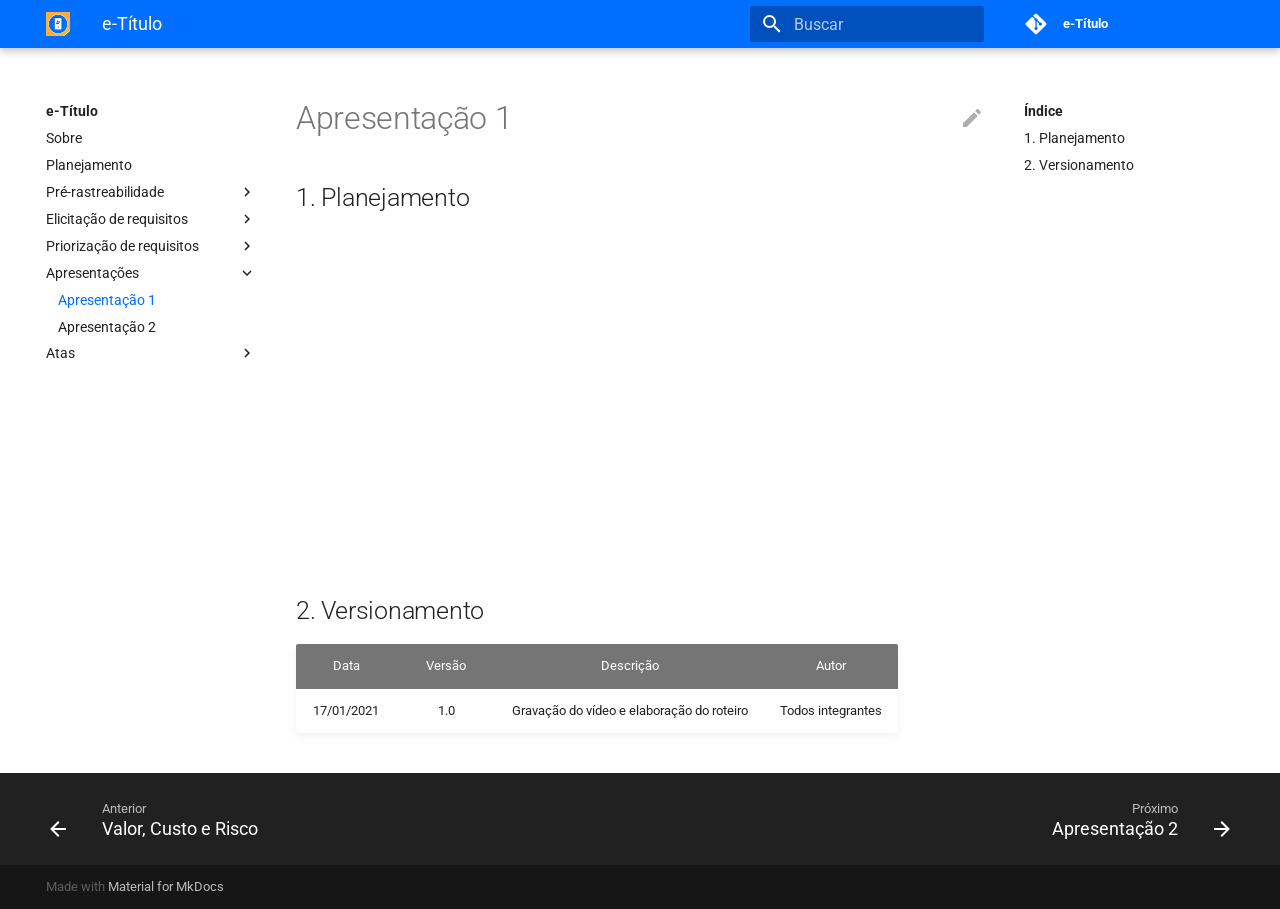
<file: apresentacoes/apresentacao1/index.html>
<!doctype html>
<html lang="pt" class="no-js">
  <head>
    
      <meta charset="utf-8">
      <meta name="viewport" content="width=device-width,initial-scale=1">
      
      
      
      
      <link rel="shortcut icon" href="../../assets/icons/codercat.png">
      <meta name="generator" content="mkdocs-1.1.2, mkdocs-material-7.0.5">
    
    
      
        <title>Apresentação 1 - e-Título</title>
      
    
    
      <link rel="stylesheet" href="../../assets/stylesheets/main.77f3fd56.min.css">
      
        
        <link rel="stylesheet" href="../../assets/stylesheets/palette.7fa14f5b.min.css">
        
      
    
    
    
      
        
        <link rel="preconnect" href="https://fonts.gstatic.com" crossorigin>
        <link rel="stylesheet" href="https://fonts.googleapis.com/css?family=Roboto:300,400,400i,700%7CRoboto+Mono&display=fallback">
        <style>:root{--md-text-font-family:"Roboto";--md-code-font-family:"Roboto Mono"}</style>
      
    
    
    
      <link rel="stylesheet" href="../../stylesheets/extra.css">
    
    
      
    
    
  </head>
  
  
    
    
    
    
    
    <body dir="ltr" data-md-color-scheme="" data-md-color-primary="none" data-md-color-accent="none">
      
  
    
    <input class="md-toggle" data-md-toggle="drawer" type="checkbox" id="__drawer" autocomplete="off">
    <input class="md-toggle" data-md-toggle="search" type="checkbox" id="__search" autocomplete="off">
    <label class="md-overlay" for="__drawer"></label>
    <div data-md-component="skip">
      
        
        <a href="#apresentacao-1" class="md-skip">
          Ir para o conteúdo
        </a>
      
    </div>
    <div data-md-component="announce">
      
    </div>
    
      

<header class="md-header" data-md-component="header">
  <nav class="md-header__inner md-grid" aria-label="Header">
    <a href="../.." title="e-Título" class="md-header__button md-logo" aria-label="e-Título">
      
  <img src="../../assets/icons/eTitulo.png" alt="logo">

    </a>
    <label class="md-header__button md-icon" for="__drawer">
      <svg xmlns="http://www.w3.org/2000/svg" viewBox="0 0 24 24"><path d="M3 6h18v2H3V6m0 5h18v2H3v-2m0 5h18v2H3v-2z"/></svg>
    </label>
    <div class="md-header__title" data-md-component="header-title">
      <div class="md-header__ellipsis">
        <div class="md-header__topic">
          <span class="md-ellipsis">
            e-Título
          </span>
        </div>
        <div class="md-header__topic" data-md-component="header-topic">
          <span class="md-ellipsis">
            
              Apresentação 1
            
          </span>
        </div>
      </div>
    </div>
    <div class="md-header__options">
      
    </div>
    
      <label class="md-header__button md-icon" for="__search">
        <svg xmlns="http://www.w3.org/2000/svg" viewBox="0 0 24 24"><path d="M9.5 3A6.5 6.5 0 0 1 16 9.5c0 1.61-.59 3.09-1.56 4.23l.27.27h.79l5 5-1.5 1.5-5-5v-.79l-.27-.27A6.516 6.516 0 0 1 9.5 16 6.5 6.5 0 0 1 3 9.5 6.5 6.5 0 0 1 9.5 3m0 2C7 5 5 7 5 9.5S7 14 9.5 14 14 12 14 9.5 12 5 9.5 5z"/></svg>
      </label>
      
<div class="md-search" data-md-component="search" role="dialog">
  <label class="md-search__overlay" for="__search"></label>
  <div class="md-search__inner" role="search">
    <form class="md-search__form" name="search">
      <input type="text" class="md-search__input" name="query" aria-label="Buscar" placeholder="Buscar" autocapitalize="off" autocorrect="off" autocomplete="off" spellcheck="false" data-md-component="search-query" data-md-state="active" required>
      <label class="md-search__icon md-icon" for="__search">
        <svg xmlns="http://www.w3.org/2000/svg" viewBox="0 0 24 24"><path d="M9.5 3A6.5 6.5 0 0 1 16 9.5c0 1.61-.59 3.09-1.56 4.23l.27.27h.79l5 5-1.5 1.5-5-5v-.79l-.27-.27A6.516 6.516 0 0 1 9.5 16 6.5 6.5 0 0 1 3 9.5 6.5 6.5 0 0 1 9.5 3m0 2C7 5 5 7 5 9.5S7 14 9.5 14 14 12 14 9.5 12 5 9.5 5z"/></svg>
        <svg xmlns="http://www.w3.org/2000/svg" viewBox="0 0 24 24"><path d="M20 11v2H8l5.5 5.5-1.42 1.42L4.16 12l7.92-7.92L13.5 5.5 8 11h12z"/></svg>
      </label>
      <button type="reset" class="md-search__icon md-icon" aria-label="Clear" tabindex="-1">
        <svg xmlns="http://www.w3.org/2000/svg" viewBox="0 0 24 24"><path d="M19 6.41L17.59 5 12 10.59 6.41 5 5 6.41 10.59 12 5 17.59 6.41 19 12 13.41 17.59 19 19 17.59 13.41 12 19 6.41z"/></svg>
      </button>
    </form>
    <div class="md-search__output">
      <div class="md-search__scrollwrap" data-md-scrollfix>
        <div class="md-search-result" data-md-component="search-result">
          <div class="md-search-result__meta">
            Initializing search
          </div>
          <ol class="md-search-result__list"></ol>
        </div>
      </div>
    </div>
  </div>
</div>
    
    
      <div class="md-header__source">
        
<a href="https://github.com/Requisitos-de-Software/2020.2-e-Titulo/" title="Ir ao repositório" class="md-source" data-md-component="source">
  <div class="md-source__icon md-icon">
    
    <svg xmlns="http://www.w3.org/2000/svg" viewBox="0 0 448 512"><path d="M439.55 236.05L244 40.45a28.87 28.87 0 0 0-40.81 0l-40.66 40.63 51.52 51.52c27.06-9.14 52.68 16.77 43.39 43.68l49.66 49.66c34.23-11.8 61.18 31 35.47 56.69-26.49 26.49-70.21-2.87-56-37.34L240.22 199v121.85c25.3 12.54 22.26 41.85 9.08 55a34.34 34.34 0 0 1-48.55 0c-17.57-17.6-11.07-46.91 11.25-56v-123c-20.8-8.51-24.6-30.74-18.64-45L142.57 101 8.45 235.14a28.86 28.86 0 0 0 0 40.81l195.61 195.6a28.86 28.86 0 0 0 40.8 0l194.69-194.69a28.86 28.86 0 0 0 0-40.81z"/></svg>
  </div>
  <div class="md-source__repository">
    e-Título
  </div>
</a>
      </div>
    
  </nav>
</header>
    
    <div class="md-container" data-md-component="container">
      
      
        
      
      <main class="md-main" data-md-component="main">
        <div class="md-main__inner md-grid">
          
            
              
              <div class="md-sidebar md-sidebar--primary" data-md-component="sidebar" data-md-type="navigation" >
                <div class="md-sidebar__scrollwrap">
                  <div class="md-sidebar__inner">
                    




<nav class="md-nav md-nav--primary" aria-label="Navigation" data-md-level="0">
  <label class="md-nav__title" for="__drawer">
    <a href="../.." title="e-Título" class="md-nav__button md-logo" aria-label="e-Título">
      
  <img src="../../assets/icons/eTitulo.png" alt="logo">

    </a>
    e-Título
  </label>
  
    <div class="md-nav__source">
      
<a href="https://github.com/Requisitos-de-Software/2020.2-e-Titulo/" title="Ir ao repositório" class="md-source" data-md-component="source">
  <div class="md-source__icon md-icon">
    
    <svg xmlns="http://www.w3.org/2000/svg" viewBox="0 0 448 512"><path d="M439.55 236.05L244 40.45a28.87 28.87 0 0 0-40.81 0l-40.66 40.63 51.52 51.52c27.06-9.14 52.68 16.77 43.39 43.68l49.66 49.66c34.23-11.8 61.18 31 35.47 56.69-26.49 26.49-70.21-2.87-56-37.34L240.22 199v121.85c25.3 12.54 22.26 41.85 9.08 55a34.34 34.34 0 0 1-48.55 0c-17.57-17.6-11.07-46.91 11.25-56v-123c-20.8-8.51-24.6-30.74-18.64-45L142.57 101 8.45 235.14a28.86 28.86 0 0 0 0 40.81l195.61 195.6a28.86 28.86 0 0 0 40.8 0l194.69-194.69a28.86 28.86 0 0 0 0-40.81z"/></svg>
  </div>
  <div class="md-source__repository">
    e-Título
  </div>
</a>
    </div>
  
  <ul class="md-nav__list" data-md-scrollfix>
    
      
      
      

  
  
  
    <li class="md-nav__item">
      <a href="../.." class="md-nav__link">
        Sobre
      </a>
    </li>
  

    
      
      
      

  
  
  
    <li class="md-nav__item">
      <a href="../../planejamento/" class="md-nav__link">
        Planejamento
      </a>
    </li>
  

    
      
      
      

  
  
  
    
    <li class="md-nav__item md-nav__item--nested">
      
      
        <input class="md-nav__toggle md-toggle" data-md-toggle="__nav_3" type="checkbox" id="__nav_3" >
      
      <label class="md-nav__link" for="__nav_3">
        Pré-rastreabilidade
        <span class="md-nav__icon md-icon"></span>
      </label>
      <nav class="md-nav" aria-label="Pré-rastreabilidade" data-md-level="1">
        <label class="md-nav__title" for="__nav_3">
          <span class="md-nav__icon md-icon"></span>
          Pré-rastreabilidade
        </label>
        <ul class="md-nav__list" data-md-scrollfix>
          
            
  
  
  
    <li class="md-nav__item">
      <a href="../../pre_rastreabilidade/rich_pictures/" class="md-nav__link">
        RichPictures
      </a>
    </li>
  

          
        </ul>
      </nav>
    </li>
  

    
      
      
      

  
  
  
    
    <li class="md-nav__item md-nav__item--nested">
      
      
        <input class="md-nav__toggle md-toggle" data-md-toggle="__nav_4" type="checkbox" id="__nav_4" >
      
      <label class="md-nav__link" for="__nav_4">
        Elicitação de requisitos
        <span class="md-nav__icon md-icon"></span>
      </label>
      <nav class="md-nav" aria-label="Elicitação de requisitos" data-md-level="1">
        <label class="md-nav__title" for="__nav_4">
          <span class="md-nav__icon md-icon"></span>
          Elicitação de requisitos
        </label>
        <ul class="md-nav__list" data-md-scrollfix>
          
            
  
  
  
    <li class="md-nav__item">
      <a href="../../elicitacao/personas/" class="md-nav__link">
        Personas
      </a>
    </li>
  

          
            
  
  
  
    
    <li class="md-nav__item md-nav__item--nested">
      
      
        <input class="md-nav__toggle md-toggle" data-md-toggle="__nav_4_2" type="checkbox" id="__nav_4_2" >
      
      <label class="md-nav__link" for="__nav_4_2">
        Técnicas
        <span class="md-nav__icon md-icon"></span>
      </label>
      <nav class="md-nav" aria-label="Técnicas" data-md-level="2">
        <label class="md-nav__title" for="__nav_4_2">
          <span class="md-nav__icon md-icon"></span>
          Técnicas
        </label>
        <ul class="md-nav__list" data-md-scrollfix>
          
            
  
  
  
    <li class="md-nav__item">
      <a href="../../elicitacao/tecnicas/brainstorming/" class="md-nav__link">
        Brainstorming
      </a>
    </li>
  

          
            
  
  
  
    <li class="md-nav__item">
      <a href="../../elicitacao/tecnicas/introspeccao/" class="md-nav__link">
        Introspecção
      </a>
    </li>
  

          
            
  
  
  
    <li class="md-nav__item">
      <a href="../../elicitacao/tecnicas/questionario/" class="md-nav__link">
        Questionário
      </a>
    </li>
  

          
        </ul>
      </nav>
    </li>
  

          
            
  
  
  
    <li class="md-nav__item">
      <a href="../../elicitacao/requisitos/" class="md-nav__link">
        Requisitos elicitados
      </a>
    </li>
  

          
        </ul>
      </nav>
    </li>
  

    
      
      
      

  
  
  
    
    <li class="md-nav__item md-nav__item--nested">
      
      
        <input class="md-nav__toggle md-toggle" data-md-toggle="__nav_5" type="checkbox" id="__nav_5" >
      
      <label class="md-nav__link" for="__nav_5">
        Priorização de requisitos
        <span class="md-nav__icon md-icon"></span>
      </label>
      <nav class="md-nav" aria-label="Priorização de requisitos" data-md-level="1">
        <label class="md-nav__title" for="__nav_5">
          <span class="md-nav__icon md-icon"></span>
          Priorização de requisitos
        </label>
        <ul class="md-nav__list" data-md-scrollfix>
          
            
  
  
  
    <li class="md-nav__item">
      <a href="../../priorizacao/moscow/" class="md-nav__link">
        MoSCoW
      </a>
    </li>
  

          
            
  
  
  
    <li class="md-nav__item">
      <a href="../../priorizacao/valor_custo_risco/" class="md-nav__link">
        Valor, Custo e Risco
      </a>
    </li>
  

          
        </ul>
      </nav>
    </li>
  

    
      
      
      

  
  
    
  
  
    
    <li class="md-nav__item md-nav__item--active md-nav__item--nested">
      
      
        <input class="md-nav__toggle md-toggle" data-md-toggle="__nav_6" type="checkbox" id="__nav_6" checked>
      
      <label class="md-nav__link" for="__nav_6">
        Apresentações
        <span class="md-nav__icon md-icon"></span>
      </label>
      <nav class="md-nav" aria-label="Apresentações" data-md-level="1">
        <label class="md-nav__title" for="__nav_6">
          <span class="md-nav__icon md-icon"></span>
          Apresentações
        </label>
        <ul class="md-nav__list" data-md-scrollfix>
          
            
  
  
    
  
  
    <li class="md-nav__item md-nav__item--active">
      
      <input class="md-nav__toggle md-toggle" data-md-toggle="toc" type="checkbox" id="__toc">
      
        
      
      
        <label class="md-nav__link md-nav__link--active" for="__toc">
          Apresentação 1
          <span class="md-nav__icon md-icon"></span>
        </label>
      
      <a href="./" class="md-nav__link md-nav__link--active">
        Apresentação 1
      </a>
      
        
<nav class="md-nav md-nav--secondary" aria-label="Índice">
  
  
    
  
  
    <label class="md-nav__title" for="__toc">
      <span class="md-nav__icon md-icon"></span>
      Índice
    </label>
    <ul class="md-nav__list" data-md-component="toc" data-md-scrollfix>
      
        <li class="md-nav__item">
  <a href="#1-planejamento" class="md-nav__link">
    1. Planejamento
  </a>
  
</li>
      
        <li class="md-nav__item">
  <a href="#2-versionamento" class="md-nav__link">
    2. Versionamento
  </a>
  
</li>
      
    </ul>
  
</nav>
      
    </li>
  

          
            
  
  
  
    <li class="md-nav__item">
      <a href="../apresentacao2/" class="md-nav__link">
        Apresentação 2
      </a>
    </li>
  

          
        </ul>
      </nav>
    </li>
  

    
      
      
      

  
  
  
    
    <li class="md-nav__item md-nav__item--nested">
      
      
        <input class="md-nav__toggle md-toggle" data-md-toggle="__nav_7" type="checkbox" id="__nav_7" >
      
      <label class="md-nav__link" for="__nav_7">
        Atas
        <span class="md-nav__icon md-icon"></span>
      </label>
      <nav class="md-nav" aria-label="Atas" data-md-level="1">
        <label class="md-nav__title" for="__nav_7">
          <span class="md-nav__icon md-icon"></span>
          Atas
        </label>
        <ul class="md-nav__list" data-md-scrollfix>
          
            
  
  
  
    <li class="md-nav__item">
      <a href="../../atas/reuniao_03_03/" class="md-nav__link">
        03/03/2021
      </a>
    </li>
  

          
            
  
  
  
    <li class="md-nav__item">
      <a href="../../atas/reuniao_03_10/" class="md-nav__link">
        10/03/2021
      </a>
    </li>
  

          
        </ul>
      </nav>
    </li>
  

    
  </ul>
</nav>
                  </div>
                </div>
              </div>
            
            
              
              <div class="md-sidebar md-sidebar--secondary" data-md-component="sidebar" data-md-type="toc" >
                <div class="md-sidebar__scrollwrap">
                  <div class="md-sidebar__inner">
                    
<nav class="md-nav md-nav--secondary" aria-label="Índice">
  
  
    
  
  
    <label class="md-nav__title" for="__toc">
      <span class="md-nav__icon md-icon"></span>
      Índice
    </label>
    <ul class="md-nav__list" data-md-component="toc" data-md-scrollfix>
      
        <li class="md-nav__item">
  <a href="#1-planejamento" class="md-nav__link">
    1. Planejamento
  </a>
  
</li>
      
        <li class="md-nav__item">
  <a href="#2-versionamento" class="md-nav__link">
    2. Versionamento
  </a>
  
</li>
      
    </ul>
  
</nav>
                  </div>
                </div>
              </div>
            
          
          <div class="md-content" data-md-component="content">
            <article class="md-content__inner md-typeset">
              
                
                  <a href="https://github.com/Requisitos-de-Software/2020.2-e-Titulo/edit/master/docs/apresentacoes/apresentacao1.md" title="Editar esta página" class="md-content__button md-icon">
                    <svg xmlns="http://www.w3.org/2000/svg" viewBox="0 0 24 24"><path d="M20.71 7.04c.39-.39.39-1.04 0-1.41l-2.34-2.34c-.37-.39-1.02-.39-1.41 0l-1.84 1.83 3.75 3.75M3 17.25V21h3.75L17.81 9.93l-3.75-3.75L3 17.25z"/></svg>
                  </a>
                
                
                <h1 id="apresentacao-1">Apresentação 1</h1>
<h2 id="1-planejamento">1. Planejamento</h2>
<div align="center">
    <iframe width="560" height="315" src="https://www.youtube.com/embed/MxaPLnwMaos" frameborder="0" allow="accelerometer; autoplay; clipboard-write; encrypted-media; gyroscope; picture-in-picture" allowfullscreen></iframe>
</div>

<h2 id="2-versionamento">2. Versionamento</h2>
<table>
<thead>
<tr>
<th align="center">Data</th>
<th align="center">Versão</th>
<th align="center">Descrição</th>
<th align="center">Autor</th>
</tr>
</thead>
<tbody>
<tr>
<td align="center">17/01/2021</td>
<td align="center">1.0</td>
<td align="center">Gravação do vídeo e elaboração do roteiro</td>
<td align="center">Todos integrantes</td>
</tr>
</tbody>
</table>
                
              
              
                


              
            </article>
          </div>
        </div>
      </main>
      
        
<footer class="md-footer">
  
    <nav class="md-footer__inner md-grid" aria-label="Footer">
      
        <a href="../../priorizacao/valor_custo_risco/" class="md-footer__link md-footer__link--prev" rel="prev">
          <div class="md-footer__button md-icon">
            <svg xmlns="http://www.w3.org/2000/svg" viewBox="0 0 24 24"><path d="M20 11v2H8l5.5 5.5-1.42 1.42L4.16 12l7.92-7.92L13.5 5.5 8 11h12z"/></svg>
          </div>
          <div class="md-footer__title">
            <div class="md-ellipsis">
              <span class="md-footer__direction">
                Anterior
              </span>
              Valor, Custo e Risco
            </div>
          </div>
        </a>
      
      
        <a href="../apresentacao2/" class="md-footer__link md-footer__link--next" rel="next">
          <div class="md-footer__title">
            <div class="md-ellipsis">
              <span class="md-footer__direction">
                Próximo
              </span>
              Apresentação 2
            </div>
          </div>
          <div class="md-footer__button md-icon">
            <svg xmlns="http://www.w3.org/2000/svg" viewBox="0 0 24 24"><path d="M4 11v2h12l-5.5 5.5 1.42 1.42L19.84 12l-7.92-7.92L10.5 5.5 16 11H4z"/></svg>
          </div>
        </a>
      
    </nav>
  
  <div class="md-footer-meta md-typeset">
    <div class="md-footer-meta__inner md-grid">
      <div class="md-footer-copyright">
        
        Made with
        <a href="https://squidfunk.github.io/mkdocs-material/" target="_blank" rel="noopener">
          Material for MkDocs
        </a>
        
      </div>
      
    </div>
  </div>
</footer>
      
    </div>
    <div class="md-dialog" data-md-component="dialog">
      <div class="md-dialog__inner md-typeset"></div>
    </div>
    <script id="__config" type="application/json">{"base": "../..", "features": [], "translations": {"clipboard.copy": "Copiar para \u00e1rea de transfer\u00eancia", "clipboard.copied": "Copiado para \u00e1rea de transfer\u00eancia", "search.config.lang": "pt", "search.config.pipeline": "trimmer, stopWordFilter", "search.config.separator": "[\\s\\-]+", "search.placeholder": "Buscar", "search.result.placeholder": "Digite para iniciar a busca", "search.result.none": "Nenhum resultado encontrado", "search.result.one": "1 resultado encontrado", "search.result.other": "# resultados encontrados", "search.result.more.one": "1 more on this page", "search.result.more.other": "# more on this page", "search.result.term.missing": "Missing"}, "search": "../../assets/javascripts/workers/search.fb4a9340.min.js", "version": null}</script>
    
    
      <script src="../../assets/javascripts/bundle.5cf3e710.min.js"></script>
      
    
  </body>
</html>
</file>
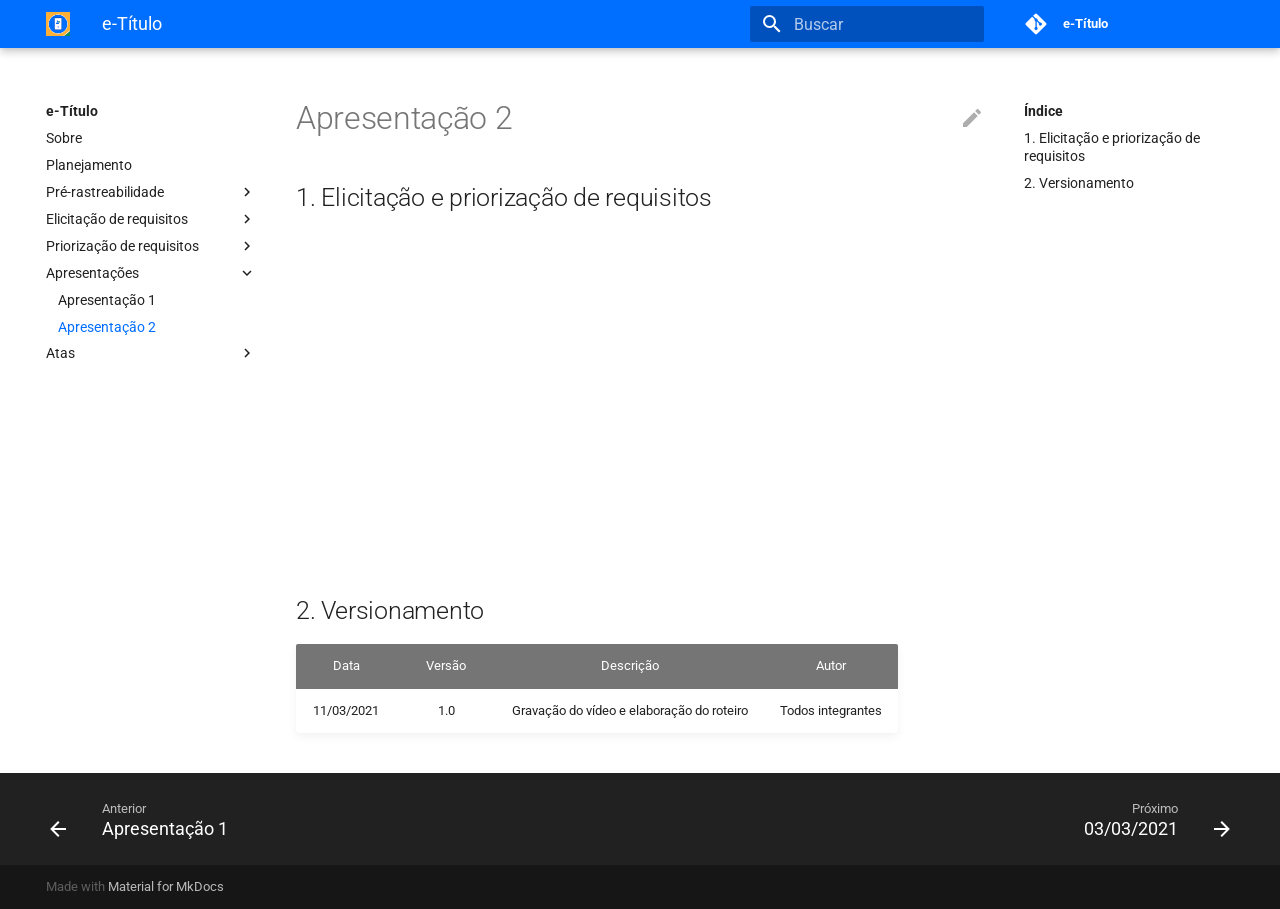
<file: apresentacoes/apresentacao2/index.html>
<!doctype html>
<html lang="pt" class="no-js">
  <head>
    
      <meta charset="utf-8">
      <meta name="viewport" content="width=device-width,initial-scale=1">
      
      
      
      
      <link rel="shortcut icon" href="../../assets/icons/codercat.png">
      <meta name="generator" content="mkdocs-1.1.2, mkdocs-material-7.0.5">
    
    
      
        <title>Apresentação 2 - e-Título</title>
      
    
    
      <link rel="stylesheet" href="../../assets/stylesheets/main.77f3fd56.min.css">
      
        
        <link rel="stylesheet" href="../../assets/stylesheets/palette.7fa14f5b.min.css">
        
      
    
    
    
      
        
        <link rel="preconnect" href="https://fonts.gstatic.com" crossorigin>
        <link rel="stylesheet" href="https://fonts.googleapis.com/css?family=Roboto:300,400,400i,700%7CRoboto+Mono&display=fallback">
        <style>:root{--md-text-font-family:"Roboto";--md-code-font-family:"Roboto Mono"}</style>
      
    
    
    
      <link rel="stylesheet" href="../../stylesheets/extra.css">
    
    
      
    
    
  </head>
  
  
    
    
    
    
    
    <body dir="ltr" data-md-color-scheme="" data-md-color-primary="none" data-md-color-accent="none">
      
  
    
    <input class="md-toggle" data-md-toggle="drawer" type="checkbox" id="__drawer" autocomplete="off">
    <input class="md-toggle" data-md-toggle="search" type="checkbox" id="__search" autocomplete="off">
    <label class="md-overlay" for="__drawer"></label>
    <div data-md-component="skip">
      
        
        <a href="#apresentacao-2" class="md-skip">
          Ir para o conteúdo
        </a>
      
    </div>
    <div data-md-component="announce">
      
    </div>
    
      

<header class="md-header" data-md-component="header">
  <nav class="md-header__inner md-grid" aria-label="Header">
    <a href="../.." title="e-Título" class="md-header__button md-logo" aria-label="e-Título">
      
  <img src="../../assets/icons/eTitulo.png" alt="logo">

    </a>
    <label class="md-header__button md-icon" for="__drawer">
      <svg xmlns="http://www.w3.org/2000/svg" viewBox="0 0 24 24"><path d="M3 6h18v2H3V6m0 5h18v2H3v-2m0 5h18v2H3v-2z"/></svg>
    </label>
    <div class="md-header__title" data-md-component="header-title">
      <div class="md-header__ellipsis">
        <div class="md-header__topic">
          <span class="md-ellipsis">
            e-Título
          </span>
        </div>
        <div class="md-header__topic" data-md-component="header-topic">
          <span class="md-ellipsis">
            
              Apresentação 2
            
          </span>
        </div>
      </div>
    </div>
    <div class="md-header__options">
      
    </div>
    
      <label class="md-header__button md-icon" for="__search">
        <svg xmlns="http://www.w3.org/2000/svg" viewBox="0 0 24 24"><path d="M9.5 3A6.5 6.5 0 0 1 16 9.5c0 1.61-.59 3.09-1.56 4.23l.27.27h.79l5 5-1.5 1.5-5-5v-.79l-.27-.27A6.516 6.516 0 0 1 9.5 16 6.5 6.5 0 0 1 3 9.5 6.5 6.5 0 0 1 9.5 3m0 2C7 5 5 7 5 9.5S7 14 9.5 14 14 12 14 9.5 12 5 9.5 5z"/></svg>
      </label>
      
<div class="md-search" data-md-component="search" role="dialog">
  <label class="md-search__overlay" for="__search"></label>
  <div class="md-search__inner" role="search">
    <form class="md-search__form" name="search">
      <input type="text" class="md-search__input" name="query" aria-label="Buscar" placeholder="Buscar" autocapitalize="off" autocorrect="off" autocomplete="off" spellcheck="false" data-md-component="search-query" data-md-state="active" required>
      <label class="md-search__icon md-icon" for="__search">
        <svg xmlns="http://www.w3.org/2000/svg" viewBox="0 0 24 24"><path d="M9.5 3A6.5 6.5 0 0 1 16 9.5c0 1.61-.59 3.09-1.56 4.23l.27.27h.79l5 5-1.5 1.5-5-5v-.79l-.27-.27A6.516 6.516 0 0 1 9.5 16 6.5 6.5 0 0 1 3 9.5 6.5 6.5 0 0 1 9.5 3m0 2C7 5 5 7 5 9.5S7 14 9.5 14 14 12 14 9.5 12 5 9.5 5z"/></svg>
        <svg xmlns="http://www.w3.org/2000/svg" viewBox="0 0 24 24"><path d="M20 11v2H8l5.5 5.5-1.42 1.42L4.16 12l7.92-7.92L13.5 5.5 8 11h12z"/></svg>
      </label>
      <button type="reset" class="md-search__icon md-icon" aria-label="Clear" tabindex="-1">
        <svg xmlns="http://www.w3.org/2000/svg" viewBox="0 0 24 24"><path d="M19 6.41L17.59 5 12 10.59 6.41 5 5 6.41 10.59 12 5 17.59 6.41 19 12 13.41 17.59 19 19 17.59 13.41 12 19 6.41z"/></svg>
      </button>
    </form>
    <div class="md-search__output">
      <div class="md-search__scrollwrap" data-md-scrollfix>
        <div class="md-search-result" data-md-component="search-result">
          <div class="md-search-result__meta">
            Initializing search
          </div>
          <ol class="md-search-result__list"></ol>
        </div>
      </div>
    </div>
  </div>
</div>
    
    
      <div class="md-header__source">
        
<a href="https://github.com/Requisitos-de-Software/2020.2-e-Titulo/" title="Ir ao repositório" class="md-source" data-md-component="source">
  <div class="md-source__icon md-icon">
    
    <svg xmlns="http://www.w3.org/2000/svg" viewBox="0 0 448 512"><path d="M439.55 236.05L244 40.45a28.87 28.87 0 0 0-40.81 0l-40.66 40.63 51.52 51.52c27.06-9.14 52.68 16.77 43.39 43.68l49.66 49.66c34.23-11.8 61.18 31 35.47 56.69-26.49 26.49-70.21-2.87-56-37.34L240.22 199v121.85c25.3 12.54 22.26 41.85 9.08 55a34.34 34.34 0 0 1-48.55 0c-17.57-17.6-11.07-46.91 11.25-56v-123c-20.8-8.51-24.6-30.74-18.64-45L142.57 101 8.45 235.14a28.86 28.86 0 0 0 0 40.81l195.61 195.6a28.86 28.86 0 0 0 40.8 0l194.69-194.69a28.86 28.86 0 0 0 0-40.81z"/></svg>
  </div>
  <div class="md-source__repository">
    e-Título
  </div>
</a>
      </div>
    
  </nav>
</header>
    
    <div class="md-container" data-md-component="container">
      
      
        
      
      <main class="md-main" data-md-component="main">
        <div class="md-main__inner md-grid">
          
            
              
              <div class="md-sidebar md-sidebar--primary" data-md-component="sidebar" data-md-type="navigation" >
                <div class="md-sidebar__scrollwrap">
                  <div class="md-sidebar__inner">
                    




<nav class="md-nav md-nav--primary" aria-label="Navigation" data-md-level="0">
  <label class="md-nav__title" for="__drawer">
    <a href="../.." title="e-Título" class="md-nav__button md-logo" aria-label="e-Título">
      
  <img src="../../assets/icons/eTitulo.png" alt="logo">

    </a>
    e-Título
  </label>
  
    <div class="md-nav__source">
      
<a href="https://github.com/Requisitos-de-Software/2020.2-e-Titulo/" title="Ir ao repositório" class="md-source" data-md-component="source">
  <div class="md-source__icon md-icon">
    
    <svg xmlns="http://www.w3.org/2000/svg" viewBox="0 0 448 512"><path d="M439.55 236.05L244 40.45a28.87 28.87 0 0 0-40.81 0l-40.66 40.63 51.52 51.52c27.06-9.14 52.68 16.77 43.39 43.68l49.66 49.66c34.23-11.8 61.18 31 35.47 56.69-26.49 26.49-70.21-2.87-56-37.34L240.22 199v121.85c25.3 12.54 22.26 41.85 9.08 55a34.34 34.34 0 0 1-48.55 0c-17.57-17.6-11.07-46.91 11.25-56v-123c-20.8-8.51-24.6-30.74-18.64-45L142.57 101 8.45 235.14a28.86 28.86 0 0 0 0 40.81l195.61 195.6a28.86 28.86 0 0 0 40.8 0l194.69-194.69a28.86 28.86 0 0 0 0-40.81z"/></svg>
  </div>
  <div class="md-source__repository">
    e-Título
  </div>
</a>
    </div>
  
  <ul class="md-nav__list" data-md-scrollfix>
    
      
      
      

  
  
  
    <li class="md-nav__item">
      <a href="../.." class="md-nav__link">
        Sobre
      </a>
    </li>
  

    
      
      
      

  
  
  
    <li class="md-nav__item">
      <a href="../../planejamento/" class="md-nav__link">
        Planejamento
      </a>
    </li>
  

    
      
      
      

  
  
  
    
    <li class="md-nav__item md-nav__item--nested">
      
      
        <input class="md-nav__toggle md-toggle" data-md-toggle="__nav_3" type="checkbox" id="__nav_3" >
      
      <label class="md-nav__link" for="__nav_3">
        Pré-rastreabilidade
        <span class="md-nav__icon md-icon"></span>
      </label>
      <nav class="md-nav" aria-label="Pré-rastreabilidade" data-md-level="1">
        <label class="md-nav__title" for="__nav_3">
          <span class="md-nav__icon md-icon"></span>
          Pré-rastreabilidade
        </label>
        <ul class="md-nav__list" data-md-scrollfix>
          
            
  
  
  
    <li class="md-nav__item">
      <a href="../../pre_rastreabilidade/rich_pictures/" class="md-nav__link">
        RichPictures
      </a>
    </li>
  

          
        </ul>
      </nav>
    </li>
  

    
      
      
      

  
  
  
    
    <li class="md-nav__item md-nav__item--nested">
      
      
        <input class="md-nav__toggle md-toggle" data-md-toggle="__nav_4" type="checkbox" id="__nav_4" >
      
      <label class="md-nav__link" for="__nav_4">
        Elicitação de requisitos
        <span class="md-nav__icon md-icon"></span>
      </label>
      <nav class="md-nav" aria-label="Elicitação de requisitos" data-md-level="1">
        <label class="md-nav__title" for="__nav_4">
          <span class="md-nav__icon md-icon"></span>
          Elicitação de requisitos
        </label>
        <ul class="md-nav__list" data-md-scrollfix>
          
            
  
  
  
    <li class="md-nav__item">
      <a href="../../elicitacao/personas/" class="md-nav__link">
        Personas
      </a>
    </li>
  

          
            
  
  
  
    
    <li class="md-nav__item md-nav__item--nested">
      
      
        <input class="md-nav__toggle md-toggle" data-md-toggle="__nav_4_2" type="checkbox" id="__nav_4_2" >
      
      <label class="md-nav__link" for="__nav_4_2">
        Técnicas
        <span class="md-nav__icon md-icon"></span>
      </label>
      <nav class="md-nav" aria-label="Técnicas" data-md-level="2">
        <label class="md-nav__title" for="__nav_4_2">
          <span class="md-nav__icon md-icon"></span>
          Técnicas
        </label>
        <ul class="md-nav__list" data-md-scrollfix>
          
            
  
  
  
    <li class="md-nav__item">
      <a href="../../elicitacao/tecnicas/brainstorming/" class="md-nav__link">
        Brainstorming
      </a>
    </li>
  

          
            
  
  
  
    <li class="md-nav__item">
      <a href="../../elicitacao/tecnicas/introspeccao/" class="md-nav__link">
        Introspecção
      </a>
    </li>
  

          
            
  
  
  
    <li class="md-nav__item">
      <a href="../../elicitacao/tecnicas/questionario/" class="md-nav__link">
        Questionário
      </a>
    </li>
  

          
        </ul>
      </nav>
    </li>
  

          
            
  
  
  
    <li class="md-nav__item">
      <a href="../../elicitacao/requisitos/" class="md-nav__link">
        Requisitos elicitados
      </a>
    </li>
  

          
        </ul>
      </nav>
    </li>
  

    
      
      
      

  
  
  
    
    <li class="md-nav__item md-nav__item--nested">
      
      
        <input class="md-nav__toggle md-toggle" data-md-toggle="__nav_5" type="checkbox" id="__nav_5" >
      
      <label class="md-nav__link" for="__nav_5">
        Priorização de requisitos
        <span class="md-nav__icon md-icon"></span>
      </label>
      <nav class="md-nav" aria-label="Priorização de requisitos" data-md-level="1">
        <label class="md-nav__title" for="__nav_5">
          <span class="md-nav__icon md-icon"></span>
          Priorização de requisitos
        </label>
        <ul class="md-nav__list" data-md-scrollfix>
          
            
  
  
  
    <li class="md-nav__item">
      <a href="../../priorizacao/moscow/" class="md-nav__link">
        MoSCoW
      </a>
    </li>
  

          
            
  
  
  
    <li class="md-nav__item">
      <a href="../../priorizacao/valor_custo_risco/" class="md-nav__link">
        Valor, Custo e Risco
      </a>
    </li>
  

          
        </ul>
      </nav>
    </li>
  

    
      
      
      

  
  
    
  
  
    
    <li class="md-nav__item md-nav__item--active md-nav__item--nested">
      
      
        <input class="md-nav__toggle md-toggle" data-md-toggle="__nav_6" type="checkbox" id="__nav_6" checked>
      
      <label class="md-nav__link" for="__nav_6">
        Apresentações
        <span class="md-nav__icon md-icon"></span>
      </label>
      <nav class="md-nav" aria-label="Apresentações" data-md-level="1">
        <label class="md-nav__title" for="__nav_6">
          <span class="md-nav__icon md-icon"></span>
          Apresentações
        </label>
        <ul class="md-nav__list" data-md-scrollfix>
          
            
  
  
  
    <li class="md-nav__item">
      <a href="../apresentacao1/" class="md-nav__link">
        Apresentação 1
      </a>
    </li>
  

          
            
  
  
    
  
  
    <li class="md-nav__item md-nav__item--active">
      
      <input class="md-nav__toggle md-toggle" data-md-toggle="toc" type="checkbox" id="__toc">
      
        
      
      
        <label class="md-nav__link md-nav__link--active" for="__toc">
          Apresentação 2
          <span class="md-nav__icon md-icon"></span>
        </label>
      
      <a href="./" class="md-nav__link md-nav__link--active">
        Apresentação 2
      </a>
      
        
<nav class="md-nav md-nav--secondary" aria-label="Índice">
  
  
    
  
  
    <label class="md-nav__title" for="__toc">
      <span class="md-nav__icon md-icon"></span>
      Índice
    </label>
    <ul class="md-nav__list" data-md-component="toc" data-md-scrollfix>
      
        <li class="md-nav__item">
  <a href="#1-elicitacao-e-priorizacao-de-requisitos" class="md-nav__link">
    1. Elicitação e priorização de requisitos
  </a>
  
</li>
      
        <li class="md-nav__item">
  <a href="#2-versionamento" class="md-nav__link">
    2. Versionamento
  </a>
  
</li>
      
    </ul>
  
</nav>
      
    </li>
  

          
        </ul>
      </nav>
    </li>
  

    
      
      
      

  
  
  
    
    <li class="md-nav__item md-nav__item--nested">
      
      
        <input class="md-nav__toggle md-toggle" data-md-toggle="__nav_7" type="checkbox" id="__nav_7" >
      
      <label class="md-nav__link" for="__nav_7">
        Atas
        <span class="md-nav__icon md-icon"></span>
      </label>
      <nav class="md-nav" aria-label="Atas" data-md-level="1">
        <label class="md-nav__title" for="__nav_7">
          <span class="md-nav__icon md-icon"></span>
          Atas
        </label>
        <ul class="md-nav__list" data-md-scrollfix>
          
            
  
  
  
    <li class="md-nav__item">
      <a href="../../atas/reuniao_03_03/" class="md-nav__link">
        03/03/2021
      </a>
    </li>
  

          
            
  
  
  
    <li class="md-nav__item">
      <a href="../../atas/reuniao_03_10/" class="md-nav__link">
        10/03/2021
      </a>
    </li>
  

          
        </ul>
      </nav>
    </li>
  

    
  </ul>
</nav>
                  </div>
                </div>
              </div>
            
            
              
              <div class="md-sidebar md-sidebar--secondary" data-md-component="sidebar" data-md-type="toc" >
                <div class="md-sidebar__scrollwrap">
                  <div class="md-sidebar__inner">
                    
<nav class="md-nav md-nav--secondary" aria-label="Índice">
  
  
    
  
  
    <label class="md-nav__title" for="__toc">
      <span class="md-nav__icon md-icon"></span>
      Índice
    </label>
    <ul class="md-nav__list" data-md-component="toc" data-md-scrollfix>
      
        <li class="md-nav__item">
  <a href="#1-elicitacao-e-priorizacao-de-requisitos" class="md-nav__link">
    1. Elicitação e priorização de requisitos
  </a>
  
</li>
      
        <li class="md-nav__item">
  <a href="#2-versionamento" class="md-nav__link">
    2. Versionamento
  </a>
  
</li>
      
    </ul>
  
</nav>
                  </div>
                </div>
              </div>
            
          
          <div class="md-content" data-md-component="content">
            <article class="md-content__inner md-typeset">
              
                
                  <a href="https://github.com/Requisitos-de-Software/2020.2-e-Titulo/edit/master/docs/apresentacoes/apresentacao2.md" title="Editar esta página" class="md-content__button md-icon">
                    <svg xmlns="http://www.w3.org/2000/svg" viewBox="0 0 24 24"><path d="M20.71 7.04c.39-.39.39-1.04 0-1.41l-2.34-2.34c-.37-.39-1.02-.39-1.41 0l-1.84 1.83 3.75 3.75M3 17.25V21h3.75L17.81 9.93l-3.75-3.75L3 17.25z"/></svg>
                  </a>
                
                
                <h1 id="apresentacao-2">Apresentação 2</h1>
<h2 id="1-elicitacao-e-priorizacao-de-requisitos">1. Elicitação e priorização de requisitos</h2>
<div align="center">
    <iframe width="560" height="315" src="https://www.youtube.com/embed/Ghs4r9Gkw6w" frameborder="0" allow="accelerometer; autoplay; clipboard-write; encrypted-media; gyroscope; picture-in-picture" allowfullscreen></iframe></iframe>
</div>

<h2 id="2-versionamento">2. Versionamento</h2>
<table>
<thead>
<tr>
<th align="center">Data</th>
<th align="center">Versão</th>
<th align="center">Descrição</th>
<th align="center">Autor</th>
</tr>
</thead>
<tbody>
<tr>
<td align="center">11/03/2021</td>
<td align="center">1.0</td>
<td align="center">Gravação do vídeo e elaboração do roteiro</td>
<td align="center">Todos integrantes</td>
</tr>
</tbody>
</table>
                
              
              
                


              
            </article>
          </div>
        </div>
      </main>
      
        
<footer class="md-footer">
  
    <nav class="md-footer__inner md-grid" aria-label="Footer">
      
        <a href="../apresentacao1/" class="md-footer__link md-footer__link--prev" rel="prev">
          <div class="md-footer__button md-icon">
            <svg xmlns="http://www.w3.org/2000/svg" viewBox="0 0 24 24"><path d="M20 11v2H8l5.5 5.5-1.42 1.42L4.16 12l7.92-7.92L13.5 5.5 8 11h12z"/></svg>
          </div>
          <div class="md-footer__title">
            <div class="md-ellipsis">
              <span class="md-footer__direction">
                Anterior
              </span>
              Apresentação 1
            </div>
          </div>
        </a>
      
      
        <a href="../../atas/reuniao_03_03/" class="md-footer__link md-footer__link--next" rel="next">
          <div class="md-footer__title">
            <div class="md-ellipsis">
              <span class="md-footer__direction">
                Próximo
              </span>
              03/03/2021
            </div>
          </div>
          <div class="md-footer__button md-icon">
            <svg xmlns="http://www.w3.org/2000/svg" viewBox="0 0 24 24"><path d="M4 11v2h12l-5.5 5.5 1.42 1.42L19.84 12l-7.92-7.92L10.5 5.5 16 11H4z"/></svg>
          </div>
        </a>
      
    </nav>
  
  <div class="md-footer-meta md-typeset">
    <div class="md-footer-meta__inner md-grid">
      <div class="md-footer-copyright">
        
        Made with
        <a href="https://squidfunk.github.io/mkdocs-material/" target="_blank" rel="noopener">
          Material for MkDocs
        </a>
        
      </div>
      
    </div>
  </div>
</footer>
      
    </div>
    <div class="md-dialog" data-md-component="dialog">
      <div class="md-dialog__inner md-typeset"></div>
    </div>
    <script id="__config" type="application/json">{"base": "../..", "features": [], "translations": {"clipboard.copy": "Copiar para \u00e1rea de transfer\u00eancia", "clipboard.copied": "Copiado para \u00e1rea de transfer\u00eancia", "search.config.lang": "pt", "search.config.pipeline": "trimmer, stopWordFilter", "search.config.separator": "[\\s\\-]+", "search.placeholder": "Buscar", "search.result.placeholder": "Digite para iniciar a busca", "search.result.none": "Nenhum resultado encontrado", "search.result.one": "1 resultado encontrado", "search.result.other": "# resultados encontrados", "search.result.more.one": "1 more on this page", "search.result.more.other": "# more on this page", "search.result.term.missing": "Missing"}, "search": "../../assets/javascripts/workers/search.fb4a9340.min.js", "version": null}</script>
    
    
      <script src="../../assets/javascripts/bundle.5cf3e710.min.js"></script>
      
    
  </body>
</html>
</file>
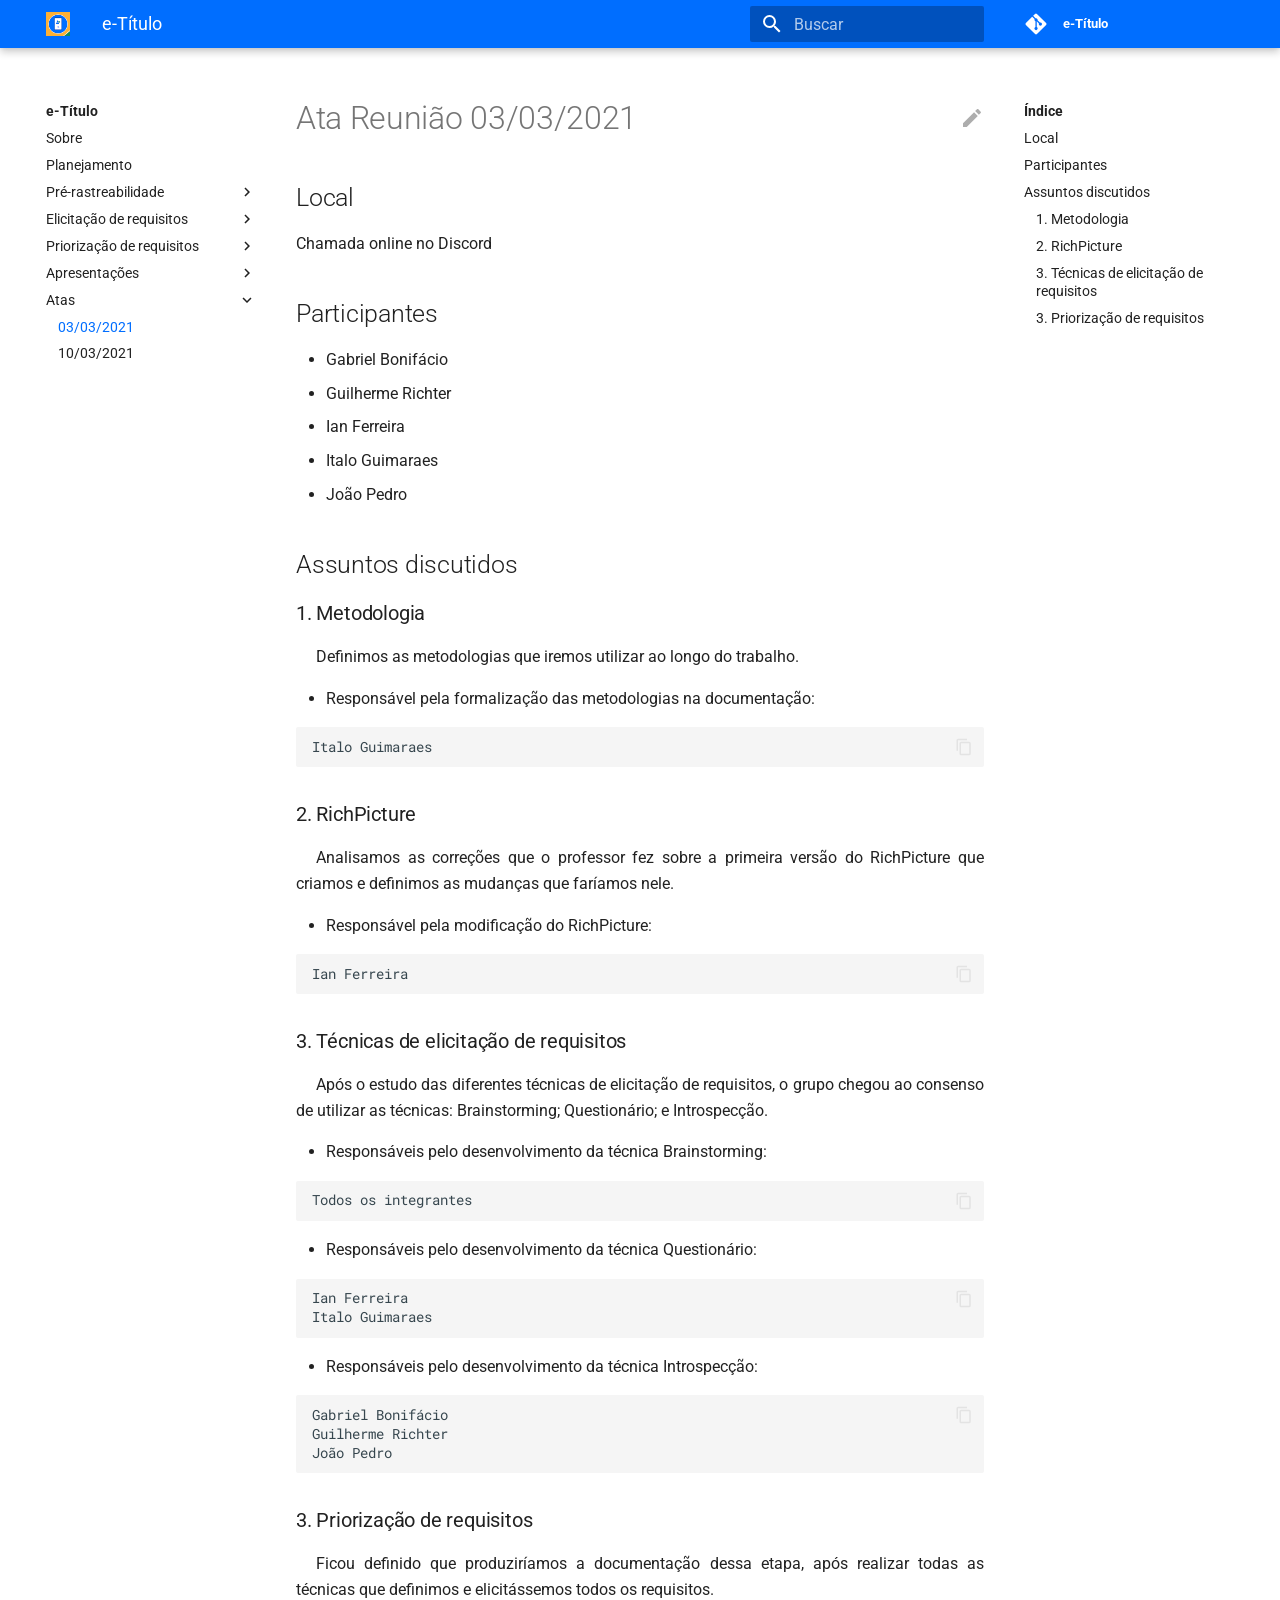
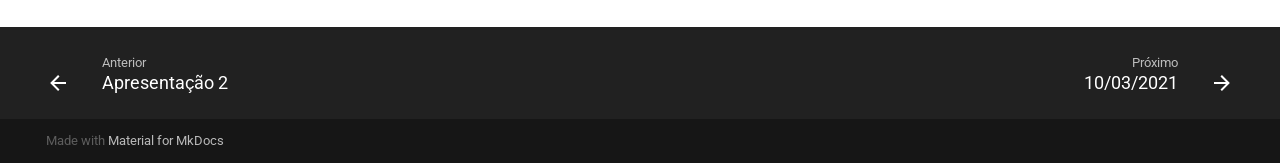
<file: atas/reuniao_03_03/index.html>
<!doctype html>
<html lang="pt" class="no-js">
  <head>
    
      <meta charset="utf-8">
      <meta name="viewport" content="width=device-width,initial-scale=1">
      
      
      
      
      <link rel="shortcut icon" href="../../assets/icons/codercat.png">
      <meta name="generator" content="mkdocs-1.1.2, mkdocs-material-7.0.5">
    
    
      
        <title>03/03/2021 - e-Título</title>
      
    
    
      <link rel="stylesheet" href="../../assets/stylesheets/main.77f3fd56.min.css">
      
        
        <link rel="stylesheet" href="../../assets/stylesheets/palette.7fa14f5b.min.css">
        
      
    
    
    
      
        
        <link rel="preconnect" href="https://fonts.gstatic.com" crossorigin>
        <link rel="stylesheet" href="https://fonts.googleapis.com/css?family=Roboto:300,400,400i,700%7CRoboto+Mono&display=fallback">
        <style>:root{--md-text-font-family:"Roboto";--md-code-font-family:"Roboto Mono"}</style>
      
    
    
    
      <link rel="stylesheet" href="../../stylesheets/extra.css">
    
    
      
    
    
  </head>
  
  
    
    
    
    
    
    <body dir="ltr" data-md-color-scheme="" data-md-color-primary="none" data-md-color-accent="none">
      
  
    
    <input class="md-toggle" data-md-toggle="drawer" type="checkbox" id="__drawer" autocomplete="off">
    <input class="md-toggle" data-md-toggle="search" type="checkbox" id="__search" autocomplete="off">
    <label class="md-overlay" for="__drawer"></label>
    <div data-md-component="skip">
      
        
        <a href="#ata-reuniao-03032021" class="md-skip">
          Ir para o conteúdo
        </a>
      
    </div>
    <div data-md-component="announce">
      
    </div>
    
      

<header class="md-header" data-md-component="header">
  <nav class="md-header__inner md-grid" aria-label="Header">
    <a href="../.." title="e-Título" class="md-header__button md-logo" aria-label="e-Título">
      
  <img src="../../assets/icons/eTitulo.png" alt="logo">

    </a>
    <label class="md-header__button md-icon" for="__drawer">
      <svg xmlns="http://www.w3.org/2000/svg" viewBox="0 0 24 24"><path d="M3 6h18v2H3V6m0 5h18v2H3v-2m0 5h18v2H3v-2z"/></svg>
    </label>
    <div class="md-header__title" data-md-component="header-title">
      <div class="md-header__ellipsis">
        <div class="md-header__topic">
          <span class="md-ellipsis">
            e-Título
          </span>
        </div>
        <div class="md-header__topic" data-md-component="header-topic">
          <span class="md-ellipsis">
            
              03/03/2021
            
          </span>
        </div>
      </div>
    </div>
    <div class="md-header__options">
      
    </div>
    
      <label class="md-header__button md-icon" for="__search">
        <svg xmlns="http://www.w3.org/2000/svg" viewBox="0 0 24 24"><path d="M9.5 3A6.5 6.5 0 0 1 16 9.5c0 1.61-.59 3.09-1.56 4.23l.27.27h.79l5 5-1.5 1.5-5-5v-.79l-.27-.27A6.516 6.516 0 0 1 9.5 16 6.5 6.5 0 0 1 3 9.5 6.5 6.5 0 0 1 9.5 3m0 2C7 5 5 7 5 9.5S7 14 9.5 14 14 12 14 9.5 12 5 9.5 5z"/></svg>
      </label>
      
<div class="md-search" data-md-component="search" role="dialog">
  <label class="md-search__overlay" for="__search"></label>
  <div class="md-search__inner" role="search">
    <form class="md-search__form" name="search">
      <input type="text" class="md-search__input" name="query" aria-label="Buscar" placeholder="Buscar" autocapitalize="off" autocorrect="off" autocomplete="off" spellcheck="false" data-md-component="search-query" data-md-state="active" required>
      <label class="md-search__icon md-icon" for="__search">
        <svg xmlns="http://www.w3.org/2000/svg" viewBox="0 0 24 24"><path d="M9.5 3A6.5 6.5 0 0 1 16 9.5c0 1.61-.59 3.09-1.56 4.23l.27.27h.79l5 5-1.5 1.5-5-5v-.79l-.27-.27A6.516 6.516 0 0 1 9.5 16 6.5 6.5 0 0 1 3 9.5 6.5 6.5 0 0 1 9.5 3m0 2C7 5 5 7 5 9.5S7 14 9.5 14 14 12 14 9.5 12 5 9.5 5z"/></svg>
        <svg xmlns="http://www.w3.org/2000/svg" viewBox="0 0 24 24"><path d="M20 11v2H8l5.5 5.5-1.42 1.42L4.16 12l7.92-7.92L13.5 5.5 8 11h12z"/></svg>
      </label>
      <button type="reset" class="md-search__icon md-icon" aria-label="Clear" tabindex="-1">
        <svg xmlns="http://www.w3.org/2000/svg" viewBox="0 0 24 24"><path d="M19 6.41L17.59 5 12 10.59 6.41 5 5 6.41 10.59 12 5 17.59 6.41 19 12 13.41 17.59 19 19 17.59 13.41 12 19 6.41z"/></svg>
      </button>
    </form>
    <div class="md-search__output">
      <div class="md-search__scrollwrap" data-md-scrollfix>
        <div class="md-search-result" data-md-component="search-result">
          <div class="md-search-result__meta">
            Initializing search
          </div>
          <ol class="md-search-result__list"></ol>
        </div>
      </div>
    </div>
  </div>
</div>
    
    
      <div class="md-header__source">
        
<a href="https://github.com/Requisitos-de-Software/2020.2-e-Titulo/" title="Ir ao repositório" class="md-source" data-md-component="source">
  <div class="md-source__icon md-icon">
    
    <svg xmlns="http://www.w3.org/2000/svg" viewBox="0 0 448 512"><path d="M439.55 236.05L244 40.45a28.87 28.87 0 0 0-40.81 0l-40.66 40.63 51.52 51.52c27.06-9.14 52.68 16.77 43.39 43.68l49.66 49.66c34.23-11.8 61.18 31 35.47 56.69-26.49 26.49-70.21-2.87-56-37.34L240.22 199v121.85c25.3 12.54 22.26 41.85 9.08 55a34.34 34.34 0 0 1-48.55 0c-17.57-17.6-11.07-46.91 11.25-56v-123c-20.8-8.51-24.6-30.74-18.64-45L142.57 101 8.45 235.14a28.86 28.86 0 0 0 0 40.81l195.61 195.6a28.86 28.86 0 0 0 40.8 0l194.69-194.69a28.86 28.86 0 0 0 0-40.81z"/></svg>
  </div>
  <div class="md-source__repository">
    e-Título
  </div>
</a>
      </div>
    
  </nav>
</header>
    
    <div class="md-container" data-md-component="container">
      
      
        
      
      <main class="md-main" data-md-component="main">
        <div class="md-main__inner md-grid">
          
            
              
              <div class="md-sidebar md-sidebar--primary" data-md-component="sidebar" data-md-type="navigation" >
                <div class="md-sidebar__scrollwrap">
                  <div class="md-sidebar__inner">
                    




<nav class="md-nav md-nav--primary" aria-label="Navigation" data-md-level="0">
  <label class="md-nav__title" for="__drawer">
    <a href="../.." title="e-Título" class="md-nav__button md-logo" aria-label="e-Título">
      
  <img src="../../assets/icons/eTitulo.png" alt="logo">

    </a>
    e-Título
  </label>
  
    <div class="md-nav__source">
      
<a href="https://github.com/Requisitos-de-Software/2020.2-e-Titulo/" title="Ir ao repositório" class="md-source" data-md-component="source">
  <div class="md-source__icon md-icon">
    
    <svg xmlns="http://www.w3.org/2000/svg" viewBox="0 0 448 512"><path d="M439.55 236.05L244 40.45a28.87 28.87 0 0 0-40.81 0l-40.66 40.63 51.52 51.52c27.06-9.14 52.68 16.77 43.39 43.68l49.66 49.66c34.23-11.8 61.18 31 35.47 56.69-26.49 26.49-70.21-2.87-56-37.34L240.22 199v121.85c25.3 12.54 22.26 41.85 9.08 55a34.34 34.34 0 0 1-48.55 0c-17.57-17.6-11.07-46.91 11.25-56v-123c-20.8-8.51-24.6-30.74-18.64-45L142.57 101 8.45 235.14a28.86 28.86 0 0 0 0 40.81l195.61 195.6a28.86 28.86 0 0 0 40.8 0l194.69-194.69a28.86 28.86 0 0 0 0-40.81z"/></svg>
  </div>
  <div class="md-source__repository">
    e-Título
  </div>
</a>
    </div>
  
  <ul class="md-nav__list" data-md-scrollfix>
    
      
      
      

  
  
  
    <li class="md-nav__item">
      <a href="../.." class="md-nav__link">
        Sobre
      </a>
    </li>
  

    
      
      
      

  
  
  
    <li class="md-nav__item">
      <a href="../../planejamento/" class="md-nav__link">
        Planejamento
      </a>
    </li>
  

    
      
      
      

  
  
  
    
    <li class="md-nav__item md-nav__item--nested">
      
      
        <input class="md-nav__toggle md-toggle" data-md-toggle="__nav_3" type="checkbox" id="__nav_3" >
      
      <label class="md-nav__link" for="__nav_3">
        Pré-rastreabilidade
        <span class="md-nav__icon md-icon"></span>
      </label>
      <nav class="md-nav" aria-label="Pré-rastreabilidade" data-md-level="1">
        <label class="md-nav__title" for="__nav_3">
          <span class="md-nav__icon md-icon"></span>
          Pré-rastreabilidade
        </label>
        <ul class="md-nav__list" data-md-scrollfix>
          
            
  
  
  
    <li class="md-nav__item">
      <a href="../../pre_rastreabilidade/rich_pictures/" class="md-nav__link">
        RichPictures
      </a>
    </li>
  

          
        </ul>
      </nav>
    </li>
  

    
      
      
      

  
  
  
    
    <li class="md-nav__item md-nav__item--nested">
      
      
        <input class="md-nav__toggle md-toggle" data-md-toggle="__nav_4" type="checkbox" id="__nav_4" >
      
      <label class="md-nav__link" for="__nav_4">
        Elicitação de requisitos
        <span class="md-nav__icon md-icon"></span>
      </label>
      <nav class="md-nav" aria-label="Elicitação de requisitos" data-md-level="1">
        <label class="md-nav__title" for="__nav_4">
          <span class="md-nav__icon md-icon"></span>
          Elicitação de requisitos
        </label>
        <ul class="md-nav__list" data-md-scrollfix>
          
            
  
  
  
    <li class="md-nav__item">
      <a href="../../elicitacao/personas/" class="md-nav__link">
        Personas
      </a>
    </li>
  

          
            
  
  
  
    
    <li class="md-nav__item md-nav__item--nested">
      
      
        <input class="md-nav__toggle md-toggle" data-md-toggle="__nav_4_2" type="checkbox" id="__nav_4_2" >
      
      <label class="md-nav__link" for="__nav_4_2">
        Técnicas
        <span class="md-nav__icon md-icon"></span>
      </label>
      <nav class="md-nav" aria-label="Técnicas" data-md-level="2">
        <label class="md-nav__title" for="__nav_4_2">
          <span class="md-nav__icon md-icon"></span>
          Técnicas
        </label>
        <ul class="md-nav__list" data-md-scrollfix>
          
            
  
  
  
    <li class="md-nav__item">
      <a href="../../elicitacao/tecnicas/brainstorming/" class="md-nav__link">
        Brainstorming
      </a>
    </li>
  

          
            
  
  
  
    <li class="md-nav__item">
      <a href="../../elicitacao/tecnicas/introspeccao/" class="md-nav__link">
        Introspecção
      </a>
    </li>
  

          
            
  
  
  
    <li class="md-nav__item">
      <a href="../../elicitacao/tecnicas/questionario/" class="md-nav__link">
        Questionário
      </a>
    </li>
  

          
        </ul>
      </nav>
    </li>
  

          
            
  
  
  
    <li class="md-nav__item">
      <a href="../../elicitacao/requisitos/" class="md-nav__link">
        Requisitos elicitados
      </a>
    </li>
  

          
        </ul>
      </nav>
    </li>
  

    
      
      
      

  
  
  
    
    <li class="md-nav__item md-nav__item--nested">
      
      
        <input class="md-nav__toggle md-toggle" data-md-toggle="__nav_5" type="checkbox" id="__nav_5" >
      
      <label class="md-nav__link" for="__nav_5">
        Priorização de requisitos
        <span class="md-nav__icon md-icon"></span>
      </label>
      <nav class="md-nav" aria-label="Priorização de requisitos" data-md-level="1">
        <label class="md-nav__title" for="__nav_5">
          <span class="md-nav__icon md-icon"></span>
          Priorização de requisitos
        </label>
        <ul class="md-nav__list" data-md-scrollfix>
          
            
  
  
  
    <li class="md-nav__item">
      <a href="../../priorizacao/moscow/" class="md-nav__link">
        MoSCoW
      </a>
    </li>
  

          
            
  
  
  
    <li class="md-nav__item">
      <a href="../../priorizacao/valor_custo_risco/" class="md-nav__link">
        Valor, Custo e Risco
      </a>
    </li>
  

          
        </ul>
      </nav>
    </li>
  

    
      
      
      

  
  
  
    
    <li class="md-nav__item md-nav__item--nested">
      
      
        <input class="md-nav__toggle md-toggle" data-md-toggle="__nav_6" type="checkbox" id="__nav_6" >
      
      <label class="md-nav__link" for="__nav_6">
        Apresentações
        <span class="md-nav__icon md-icon"></span>
      </label>
      <nav class="md-nav" aria-label="Apresentações" data-md-level="1">
        <label class="md-nav__title" for="__nav_6">
          <span class="md-nav__icon md-icon"></span>
          Apresentações
        </label>
        <ul class="md-nav__list" data-md-scrollfix>
          
            
  
  
  
    <li class="md-nav__item">
      <a href="../../apresentacoes/apresentacao1/" class="md-nav__link">
        Apresentação 1
      </a>
    </li>
  

          
            
  
  
  
    <li class="md-nav__item">
      <a href="../../apresentacoes/apresentacao2/" class="md-nav__link">
        Apresentação 2
      </a>
    </li>
  

          
        </ul>
      </nav>
    </li>
  

    
      
      
      

  
  
    
  
  
    
    <li class="md-nav__item md-nav__item--active md-nav__item--nested">
      
      
        <input class="md-nav__toggle md-toggle" data-md-toggle="__nav_7" type="checkbox" id="__nav_7" checked>
      
      <label class="md-nav__link" for="__nav_7">
        Atas
        <span class="md-nav__icon md-icon"></span>
      </label>
      <nav class="md-nav" aria-label="Atas" data-md-level="1">
        <label class="md-nav__title" for="__nav_7">
          <span class="md-nav__icon md-icon"></span>
          Atas
        </label>
        <ul class="md-nav__list" data-md-scrollfix>
          
            
  
  
    
  
  
    <li class="md-nav__item md-nav__item--active">
      
      <input class="md-nav__toggle md-toggle" data-md-toggle="toc" type="checkbox" id="__toc">
      
        
      
      
        <label class="md-nav__link md-nav__link--active" for="__toc">
          03/03/2021
          <span class="md-nav__icon md-icon"></span>
        </label>
      
      <a href="./" class="md-nav__link md-nav__link--active">
        03/03/2021
      </a>
      
        
<nav class="md-nav md-nav--secondary" aria-label="Índice">
  
  
    
  
  
    <label class="md-nav__title" for="__toc">
      <span class="md-nav__icon md-icon"></span>
      Índice
    </label>
    <ul class="md-nav__list" data-md-component="toc" data-md-scrollfix>
      
        <li class="md-nav__item">
  <a href="#local" class="md-nav__link">
    Local
  </a>
  
</li>
      
        <li class="md-nav__item">
  <a href="#participantes" class="md-nav__link">
    Participantes
  </a>
  
</li>
      
        <li class="md-nav__item">
  <a href="#assuntos-discutidos" class="md-nav__link">
    Assuntos discutidos
  </a>
  
    <nav class="md-nav" aria-label="Assuntos discutidos">
      <ul class="md-nav__list">
        
          <li class="md-nav__item">
  <a href="#1-metodologia" class="md-nav__link">
    1. Metodologia
  </a>
  
</li>
        
          <li class="md-nav__item">
  <a href="#2-richpicture" class="md-nav__link">
    2. RichPicture
  </a>
  
</li>
        
          <li class="md-nav__item">
  <a href="#3-tecnicas-de-elicitacao-de-requisitos" class="md-nav__link">
    3. Técnicas de elicitação de requisitos
  </a>
  
</li>
        
          <li class="md-nav__item">
  <a href="#3-priorizacao-de-requisitos" class="md-nav__link">
    3. Priorização de requisitos
  </a>
  
</li>
        
      </ul>
    </nav>
  
</li>
      
    </ul>
  
</nav>
      
    </li>
  

          
            
  
  
  
    <li class="md-nav__item">
      <a href="../reuniao_03_10/" class="md-nav__link">
        10/03/2021
      </a>
    </li>
  

          
        </ul>
      </nav>
    </li>
  

    
  </ul>
</nav>
                  </div>
                </div>
              </div>
            
            
              
              <div class="md-sidebar md-sidebar--secondary" data-md-component="sidebar" data-md-type="toc" >
                <div class="md-sidebar__scrollwrap">
                  <div class="md-sidebar__inner">
                    
<nav class="md-nav md-nav--secondary" aria-label="Índice">
  
  
    
  
  
    <label class="md-nav__title" for="__toc">
      <span class="md-nav__icon md-icon"></span>
      Índice
    </label>
    <ul class="md-nav__list" data-md-component="toc" data-md-scrollfix>
      
        <li class="md-nav__item">
  <a href="#local" class="md-nav__link">
    Local
  </a>
  
</li>
      
        <li class="md-nav__item">
  <a href="#participantes" class="md-nav__link">
    Participantes
  </a>
  
</li>
      
        <li class="md-nav__item">
  <a href="#assuntos-discutidos" class="md-nav__link">
    Assuntos discutidos
  </a>
  
    <nav class="md-nav" aria-label="Assuntos discutidos">
      <ul class="md-nav__list">
        
          <li class="md-nav__item">
  <a href="#1-metodologia" class="md-nav__link">
    1. Metodologia
  </a>
  
</li>
        
          <li class="md-nav__item">
  <a href="#2-richpicture" class="md-nav__link">
    2. RichPicture
  </a>
  
</li>
        
          <li class="md-nav__item">
  <a href="#3-tecnicas-de-elicitacao-de-requisitos" class="md-nav__link">
    3. Técnicas de elicitação de requisitos
  </a>
  
</li>
        
          <li class="md-nav__item">
  <a href="#3-priorizacao-de-requisitos" class="md-nav__link">
    3. Priorização de requisitos
  </a>
  
</li>
        
      </ul>
    </nav>
  
</li>
      
    </ul>
  
</nav>
                  </div>
                </div>
              </div>
            
          
          <div class="md-content" data-md-component="content">
            <article class="md-content__inner md-typeset">
              
                
                  <a href="https://github.com/Requisitos-de-Software/2020.2-e-Titulo/edit/master/docs/atas/reuniao_03_03.md" title="Editar esta página" class="md-content__button md-icon">
                    <svg xmlns="http://www.w3.org/2000/svg" viewBox="0 0 24 24"><path d="M20.71 7.04c.39-.39.39-1.04 0-1.41l-2.34-2.34c-.37-.39-1.02-.39-1.41 0l-1.84 1.83 3.75 3.75M3 17.25V21h3.75L17.81 9.93l-3.75-3.75L3 17.25z"/></svg>
                  </a>
                
                
                <h1 id="ata-reuniao-03032021">Ata Reunião 03/03/2021</h1>
<h2 id="local">Local</h2>
<p>Chamada online no Discord</p>
<h2 id="participantes">Participantes</h2>
<ul>
<li>Gabriel Bonifácio</li>
<li>Guilherme Richter</li>
<li>Ian Ferreira</li>
<li>Italo Guimaraes</li>
<li>João Pedro</li>
</ul>
<h2 id="assuntos-discutidos">Assuntos discutidos</h2>
<h3 id="1-metodologia">1. Metodologia</h3>
<p style="text-indent: 20px; text-align: justify">
Definimos as metodologias que iremos utilizar ao longo do trabalho.
</p>

<ul>
<li>Responsável pela formalização das metodologias na documentação:</li>
</ul>
<pre><code>Italo Guimaraes
</code></pre>
<h3 id="2-richpicture">2. RichPicture</h3>
<p style="text-indent: 20px; text-align: justify">
Analisamos as correções que o professor fez sobre a primeira versão do RichPicture que criamos e definimos as mudanças que faríamos nele.
</p>

<ul>
<li>Responsável pela modificação do RichPicture:</li>
</ul>
<pre><code>Ian Ferreira
</code></pre>
<h3 id="3-tecnicas-de-elicitacao-de-requisitos">3. Técnicas de elicitação de requisitos</h3>
<p style="text-indent: 20px; text-align: justify">
Após o estudo das diferentes técnicas de elicitação de requisitos, o grupo chegou ao consenso de utilizar as técnicas: Brainstorming; Questionário; e Introspecção.
</p>

<ul>
<li>Responsáveis pelo desenvolvimento da técnica Brainstorming:</li>
</ul>
<pre><code>Todos os integrantes
</code></pre>
<ul>
<li>Responsáveis pelo desenvolvimento da técnica Questionário:</li>
</ul>
<pre><code>Ian Ferreira
Italo Guimaraes
</code></pre>
<ul>
<li>Responsáveis pelo desenvolvimento da técnica Introspecção:</li>
</ul>
<pre><code>Gabriel Bonifácio
Guilherme Richter
João Pedro
</code></pre>
<h3 id="3-priorizacao-de-requisitos">3. Priorização de requisitos</h3>
<p style="text-indent: 20px; text-align: justify">
Ficou definido que produziríamos a documentação dessa etapa, após realizar todas as técnicas que definimos e elicitássemos todos os requisitos.
</p>
                
              
              
                


              
            </article>
          </div>
        </div>
      </main>
      
        
<footer class="md-footer">
  
    <nav class="md-footer__inner md-grid" aria-label="Footer">
      
        <a href="../../apresentacoes/apresentacao2/" class="md-footer__link md-footer__link--prev" rel="prev">
          <div class="md-footer__button md-icon">
            <svg xmlns="http://www.w3.org/2000/svg" viewBox="0 0 24 24"><path d="M20 11v2H8l5.5 5.5-1.42 1.42L4.16 12l7.92-7.92L13.5 5.5 8 11h12z"/></svg>
          </div>
          <div class="md-footer__title">
            <div class="md-ellipsis">
              <span class="md-footer__direction">
                Anterior
              </span>
              Apresentação 2
            </div>
          </div>
        </a>
      
      
        <a href="../reuniao_03_10/" class="md-footer__link md-footer__link--next" rel="next">
          <div class="md-footer__title">
            <div class="md-ellipsis">
              <span class="md-footer__direction">
                Próximo
              </span>
              10/03/2021
            </div>
          </div>
          <div class="md-footer__button md-icon">
            <svg xmlns="http://www.w3.org/2000/svg" viewBox="0 0 24 24"><path d="M4 11v2h12l-5.5 5.5 1.42 1.42L19.84 12l-7.92-7.92L10.5 5.5 16 11H4z"/></svg>
          </div>
        </a>
      
    </nav>
  
  <div class="md-footer-meta md-typeset">
    <div class="md-footer-meta__inner md-grid">
      <div class="md-footer-copyright">
        
        Made with
        <a href="https://squidfunk.github.io/mkdocs-material/" target="_blank" rel="noopener">
          Material for MkDocs
        </a>
        
      </div>
      
    </div>
  </div>
</footer>
      
    </div>
    <div class="md-dialog" data-md-component="dialog">
      <div class="md-dialog__inner md-typeset"></div>
    </div>
    <script id="__config" type="application/json">{"base": "../..", "features": [], "translations": {"clipboard.copy": "Copiar para \u00e1rea de transfer\u00eancia", "clipboard.copied": "Copiado para \u00e1rea de transfer\u00eancia", "search.config.lang": "pt", "search.config.pipeline": "trimmer, stopWordFilter", "search.config.separator": "[\\s\\-]+", "search.placeholder": "Buscar", "search.result.placeholder": "Digite para iniciar a busca", "search.result.none": "Nenhum resultado encontrado", "search.result.one": "1 resultado encontrado", "search.result.other": "# resultados encontrados", "search.result.more.one": "1 more on this page", "search.result.more.other": "# more on this page", "search.result.term.missing": "Missing"}, "search": "../../assets/javascripts/workers/search.fb4a9340.min.js", "version": null}</script>
    
    
      <script src="../../assets/javascripts/bundle.5cf3e710.min.js"></script>
      
    
  </body>
</html>
</file>
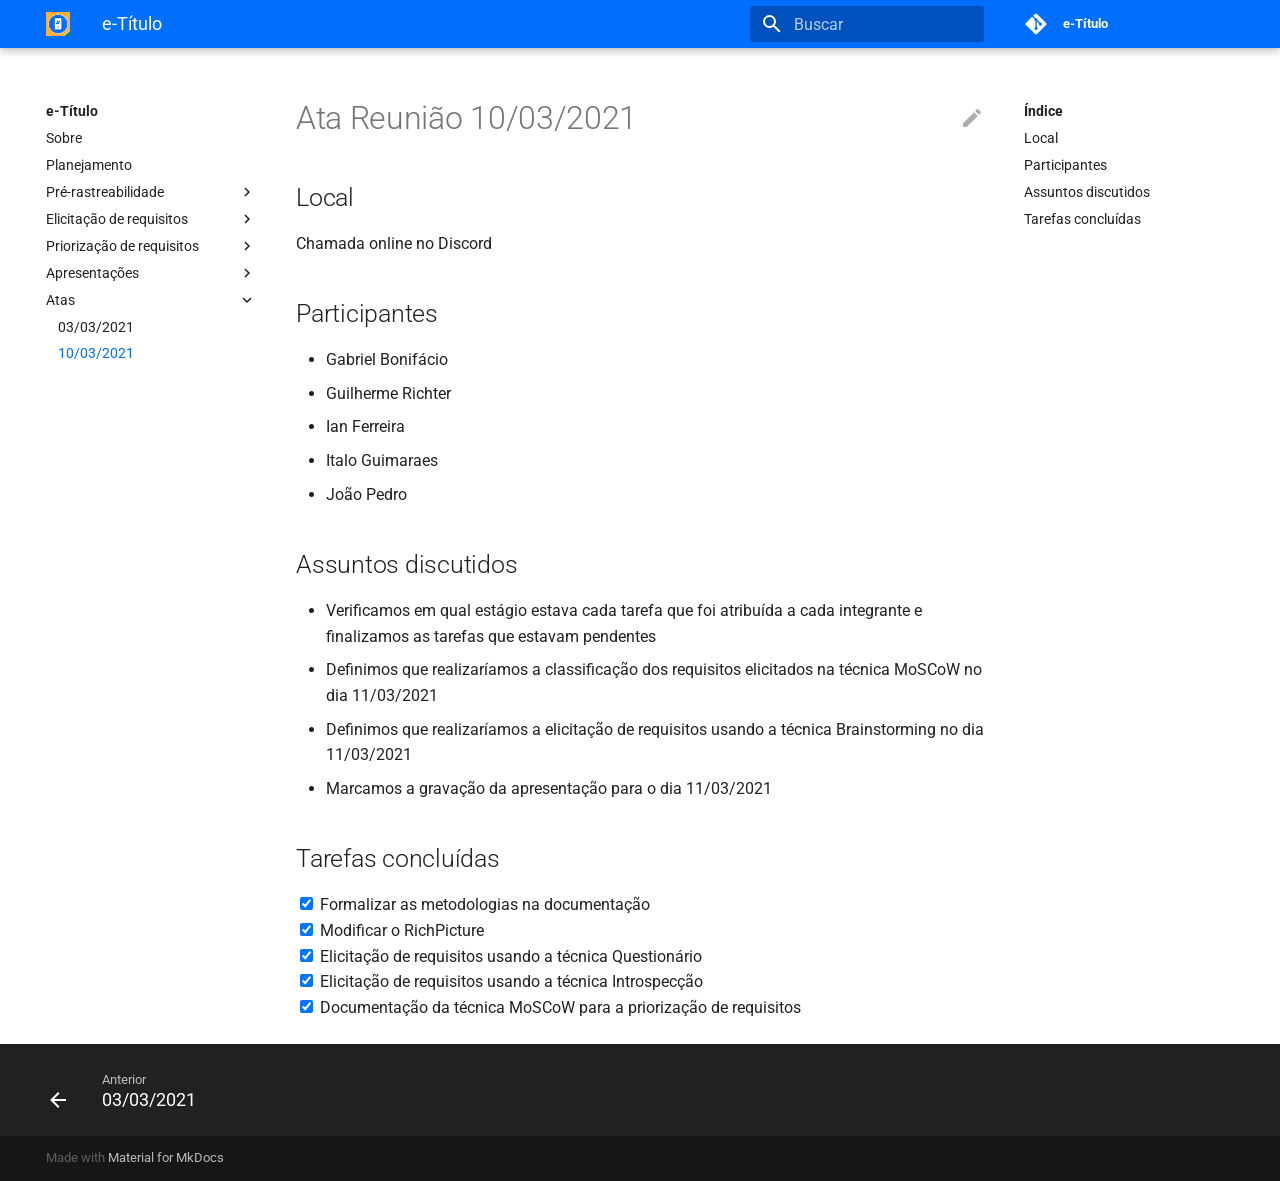
<file: atas/reuniao_03_10/index.html>
<!doctype html>
<html lang="pt" class="no-js">
  <head>
    
      <meta charset="utf-8">
      <meta name="viewport" content="width=device-width,initial-scale=1">
      
      
      
      
      <link rel="shortcut icon" href="../../assets/icons/codercat.png">
      <meta name="generator" content="mkdocs-1.1.2, mkdocs-material-7.0.5">
    
    
      
        <title>10/03/2021 - e-Título</title>
      
    
    
      <link rel="stylesheet" href="../../assets/stylesheets/main.77f3fd56.min.css">
      
        
        <link rel="stylesheet" href="../../assets/stylesheets/palette.7fa14f5b.min.css">
        
      
    
    
    
      
        
        <link rel="preconnect" href="https://fonts.gstatic.com" crossorigin>
        <link rel="stylesheet" href="https://fonts.googleapis.com/css?family=Roboto:300,400,400i,700%7CRoboto+Mono&display=fallback">
        <style>:root{--md-text-font-family:"Roboto";--md-code-font-family:"Roboto Mono"}</style>
      
    
    
    
      <link rel="stylesheet" href="../../stylesheets/extra.css">
    
    
      
    
    
  </head>
  
  
    
    
    
    
    
    <body dir="ltr" data-md-color-scheme="" data-md-color-primary="none" data-md-color-accent="none">
      
  
    
    <input class="md-toggle" data-md-toggle="drawer" type="checkbox" id="__drawer" autocomplete="off">
    <input class="md-toggle" data-md-toggle="search" type="checkbox" id="__search" autocomplete="off">
    <label class="md-overlay" for="__drawer"></label>
    <div data-md-component="skip">
      
        
        <a href="#ata-reuniao-10032021" class="md-skip">
          Ir para o conteúdo
        </a>
      
    </div>
    <div data-md-component="announce">
      
    </div>
    
      

<header class="md-header" data-md-component="header">
  <nav class="md-header__inner md-grid" aria-label="Header">
    <a href="../.." title="e-Título" class="md-header__button md-logo" aria-label="e-Título">
      
  <img src="../../assets/icons/eTitulo.png" alt="logo">

    </a>
    <label class="md-header__button md-icon" for="__drawer">
      <svg xmlns="http://www.w3.org/2000/svg" viewBox="0 0 24 24"><path d="M3 6h18v2H3V6m0 5h18v2H3v-2m0 5h18v2H3v-2z"/></svg>
    </label>
    <div class="md-header__title" data-md-component="header-title">
      <div class="md-header__ellipsis">
        <div class="md-header__topic">
          <span class="md-ellipsis">
            e-Título
          </span>
        </div>
        <div class="md-header__topic" data-md-component="header-topic">
          <span class="md-ellipsis">
            
              10/03/2021
            
          </span>
        </div>
      </div>
    </div>
    <div class="md-header__options">
      
    </div>
    
      <label class="md-header__button md-icon" for="__search">
        <svg xmlns="http://www.w3.org/2000/svg" viewBox="0 0 24 24"><path d="M9.5 3A6.5 6.5 0 0 1 16 9.5c0 1.61-.59 3.09-1.56 4.23l.27.27h.79l5 5-1.5 1.5-5-5v-.79l-.27-.27A6.516 6.516 0 0 1 9.5 16 6.5 6.5 0 0 1 3 9.5 6.5 6.5 0 0 1 9.5 3m0 2C7 5 5 7 5 9.5S7 14 9.5 14 14 12 14 9.5 12 5 9.5 5z"/></svg>
      </label>
      
<div class="md-search" data-md-component="search" role="dialog">
  <label class="md-search__overlay" for="__search"></label>
  <div class="md-search__inner" role="search">
    <form class="md-search__form" name="search">
      <input type="text" class="md-search__input" name="query" aria-label="Buscar" placeholder="Buscar" autocapitalize="off" autocorrect="off" autocomplete="off" spellcheck="false" data-md-component="search-query" data-md-state="active" required>
      <label class="md-search__icon md-icon" for="__search">
        <svg xmlns="http://www.w3.org/2000/svg" viewBox="0 0 24 24"><path d="M9.5 3A6.5 6.5 0 0 1 16 9.5c0 1.61-.59 3.09-1.56 4.23l.27.27h.79l5 5-1.5 1.5-5-5v-.79l-.27-.27A6.516 6.516 0 0 1 9.5 16 6.5 6.5 0 0 1 3 9.5 6.5 6.5 0 0 1 9.5 3m0 2C7 5 5 7 5 9.5S7 14 9.5 14 14 12 14 9.5 12 5 9.5 5z"/></svg>
        <svg xmlns="http://www.w3.org/2000/svg" viewBox="0 0 24 24"><path d="M20 11v2H8l5.5 5.5-1.42 1.42L4.16 12l7.92-7.92L13.5 5.5 8 11h12z"/></svg>
      </label>
      <button type="reset" class="md-search__icon md-icon" aria-label="Clear" tabindex="-1">
        <svg xmlns="http://www.w3.org/2000/svg" viewBox="0 0 24 24"><path d="M19 6.41L17.59 5 12 10.59 6.41 5 5 6.41 10.59 12 5 17.59 6.41 19 12 13.41 17.59 19 19 17.59 13.41 12 19 6.41z"/></svg>
      </button>
    </form>
    <div class="md-search__output">
      <div class="md-search__scrollwrap" data-md-scrollfix>
        <div class="md-search-result" data-md-component="search-result">
          <div class="md-search-result__meta">
            Initializing search
          </div>
          <ol class="md-search-result__list"></ol>
        </div>
      </div>
    </div>
  </div>
</div>
    
    
      <div class="md-header__source">
        
<a href="https://github.com/Requisitos-de-Software/2020.2-e-Titulo/" title="Ir ao repositório" class="md-source" data-md-component="source">
  <div class="md-source__icon md-icon">
    
    <svg xmlns="http://www.w3.org/2000/svg" viewBox="0 0 448 512"><path d="M439.55 236.05L244 40.45a28.87 28.87 0 0 0-40.81 0l-40.66 40.63 51.52 51.52c27.06-9.14 52.68 16.77 43.39 43.68l49.66 49.66c34.23-11.8 61.18 31 35.47 56.69-26.49 26.49-70.21-2.87-56-37.34L240.22 199v121.85c25.3 12.54 22.26 41.85 9.08 55a34.34 34.34 0 0 1-48.55 0c-17.57-17.6-11.07-46.91 11.25-56v-123c-20.8-8.51-24.6-30.74-18.64-45L142.57 101 8.45 235.14a28.86 28.86 0 0 0 0 40.81l195.61 195.6a28.86 28.86 0 0 0 40.8 0l194.69-194.69a28.86 28.86 0 0 0 0-40.81z"/></svg>
  </div>
  <div class="md-source__repository">
    e-Título
  </div>
</a>
      </div>
    
  </nav>
</header>
    
    <div class="md-container" data-md-component="container">
      
      
        
      
      <main class="md-main" data-md-component="main">
        <div class="md-main__inner md-grid">
          
            
              
              <div class="md-sidebar md-sidebar--primary" data-md-component="sidebar" data-md-type="navigation" >
                <div class="md-sidebar__scrollwrap">
                  <div class="md-sidebar__inner">
                    




<nav class="md-nav md-nav--primary" aria-label="Navigation" data-md-level="0">
  <label class="md-nav__title" for="__drawer">
    <a href="../.." title="e-Título" class="md-nav__button md-logo" aria-label="e-Título">
      
  <img src="../../assets/icons/eTitulo.png" alt="logo">

    </a>
    e-Título
  </label>
  
    <div class="md-nav__source">
      
<a href="https://github.com/Requisitos-de-Software/2020.2-e-Titulo/" title="Ir ao repositório" class="md-source" data-md-component="source">
  <div class="md-source__icon md-icon">
    
    <svg xmlns="http://www.w3.org/2000/svg" viewBox="0 0 448 512"><path d="M439.55 236.05L244 40.45a28.87 28.87 0 0 0-40.81 0l-40.66 40.63 51.52 51.52c27.06-9.14 52.68 16.77 43.39 43.68l49.66 49.66c34.23-11.8 61.18 31 35.47 56.69-26.49 26.49-70.21-2.87-56-37.34L240.22 199v121.85c25.3 12.54 22.26 41.85 9.08 55a34.34 34.34 0 0 1-48.55 0c-17.57-17.6-11.07-46.91 11.25-56v-123c-20.8-8.51-24.6-30.74-18.64-45L142.57 101 8.45 235.14a28.86 28.86 0 0 0 0 40.81l195.61 195.6a28.86 28.86 0 0 0 40.8 0l194.69-194.69a28.86 28.86 0 0 0 0-40.81z"/></svg>
  </div>
  <div class="md-source__repository">
    e-Título
  </div>
</a>
    </div>
  
  <ul class="md-nav__list" data-md-scrollfix>
    
      
      
      

  
  
  
    <li class="md-nav__item">
      <a href="../.." class="md-nav__link">
        Sobre
      </a>
    </li>
  

    
      
      
      

  
  
  
    <li class="md-nav__item">
      <a href="../../planejamento/" class="md-nav__link">
        Planejamento
      </a>
    </li>
  

    
      
      
      

  
  
  
    
    <li class="md-nav__item md-nav__item--nested">
      
      
        <input class="md-nav__toggle md-toggle" data-md-toggle="__nav_3" type="checkbox" id="__nav_3" >
      
      <label class="md-nav__link" for="__nav_3">
        Pré-rastreabilidade
        <span class="md-nav__icon md-icon"></span>
      </label>
      <nav class="md-nav" aria-label="Pré-rastreabilidade" data-md-level="1">
        <label class="md-nav__title" for="__nav_3">
          <span class="md-nav__icon md-icon"></span>
          Pré-rastreabilidade
        </label>
        <ul class="md-nav__list" data-md-scrollfix>
          
            
  
  
  
    <li class="md-nav__item">
      <a href="../../pre_rastreabilidade/rich_pictures/" class="md-nav__link">
        RichPictures
      </a>
    </li>
  

          
        </ul>
      </nav>
    </li>
  

    
      
      
      

  
  
  
    
    <li class="md-nav__item md-nav__item--nested">
      
      
        <input class="md-nav__toggle md-toggle" data-md-toggle="__nav_4" type="checkbox" id="__nav_4" >
      
      <label class="md-nav__link" for="__nav_4">
        Elicitação de requisitos
        <span class="md-nav__icon md-icon"></span>
      </label>
      <nav class="md-nav" aria-label="Elicitação de requisitos" data-md-level="1">
        <label class="md-nav__title" for="__nav_4">
          <span class="md-nav__icon md-icon"></span>
          Elicitação de requisitos
        </label>
        <ul class="md-nav__list" data-md-scrollfix>
          
            
  
  
  
    <li class="md-nav__item">
      <a href="../../elicitacao/personas/" class="md-nav__link">
        Personas
      </a>
    </li>
  

          
            
  
  
  
    
    <li class="md-nav__item md-nav__item--nested">
      
      
        <input class="md-nav__toggle md-toggle" data-md-toggle="__nav_4_2" type="checkbox" id="__nav_4_2" >
      
      <label class="md-nav__link" for="__nav_4_2">
        Técnicas
        <span class="md-nav__icon md-icon"></span>
      </label>
      <nav class="md-nav" aria-label="Técnicas" data-md-level="2">
        <label class="md-nav__title" for="__nav_4_2">
          <span class="md-nav__icon md-icon"></span>
          Técnicas
        </label>
        <ul class="md-nav__list" data-md-scrollfix>
          
            
  
  
  
    <li class="md-nav__item">
      <a href="../../elicitacao/tecnicas/brainstorming/" class="md-nav__link">
        Brainstorming
      </a>
    </li>
  

          
            
  
  
  
    <li class="md-nav__item">
      <a href="../../elicitacao/tecnicas/introspeccao/" class="md-nav__link">
        Introspecção
      </a>
    </li>
  

          
            
  
  
  
    <li class="md-nav__item">
      <a href="../../elicitacao/tecnicas/questionario/" class="md-nav__link">
        Questionário
      </a>
    </li>
  

          
        </ul>
      </nav>
    </li>
  

          
            
  
  
  
    <li class="md-nav__item">
      <a href="../../elicitacao/requisitos/" class="md-nav__link">
        Requisitos elicitados
      </a>
    </li>
  

          
        </ul>
      </nav>
    </li>
  

    
      
      
      

  
  
  
    
    <li class="md-nav__item md-nav__item--nested">
      
      
        <input class="md-nav__toggle md-toggle" data-md-toggle="__nav_5" type="checkbox" id="__nav_5" >
      
      <label class="md-nav__link" for="__nav_5">
        Priorização de requisitos
        <span class="md-nav__icon md-icon"></span>
      </label>
      <nav class="md-nav" aria-label="Priorização de requisitos" data-md-level="1">
        <label class="md-nav__title" for="__nav_5">
          <span class="md-nav__icon md-icon"></span>
          Priorização de requisitos
        </label>
        <ul class="md-nav__list" data-md-scrollfix>
          
            
  
  
  
    <li class="md-nav__item">
      <a href="../../priorizacao/moscow/" class="md-nav__link">
        MoSCoW
      </a>
    </li>
  

          
            
  
  
  
    <li class="md-nav__item">
      <a href="../../priorizacao/valor_custo_risco/" class="md-nav__link">
        Valor, Custo e Risco
      </a>
    </li>
  

          
        </ul>
      </nav>
    </li>
  

    
      
      
      

  
  
  
    
    <li class="md-nav__item md-nav__item--nested">
      
      
        <input class="md-nav__toggle md-toggle" data-md-toggle="__nav_6" type="checkbox" id="__nav_6" >
      
      <label class="md-nav__link" for="__nav_6">
        Apresentações
        <span class="md-nav__icon md-icon"></span>
      </label>
      <nav class="md-nav" aria-label="Apresentações" data-md-level="1">
        <label class="md-nav__title" for="__nav_6">
          <span class="md-nav__icon md-icon"></span>
          Apresentações
        </label>
        <ul class="md-nav__list" data-md-scrollfix>
          
            
  
  
  
    <li class="md-nav__item">
      <a href="../../apresentacoes/apresentacao1/" class="md-nav__link">
        Apresentação 1
      </a>
    </li>
  

          
            
  
  
  
    <li class="md-nav__item">
      <a href="../../apresentacoes/apresentacao2/" class="md-nav__link">
        Apresentação 2
      </a>
    </li>
  

          
        </ul>
      </nav>
    </li>
  

    
      
      
      

  
  
    
  
  
    
    <li class="md-nav__item md-nav__item--active md-nav__item--nested">
      
      
        <input class="md-nav__toggle md-toggle" data-md-toggle="__nav_7" type="checkbox" id="__nav_7" checked>
      
      <label class="md-nav__link" for="__nav_7">
        Atas
        <span class="md-nav__icon md-icon"></span>
      </label>
      <nav class="md-nav" aria-label="Atas" data-md-level="1">
        <label class="md-nav__title" for="__nav_7">
          <span class="md-nav__icon md-icon"></span>
          Atas
        </label>
        <ul class="md-nav__list" data-md-scrollfix>
          
            
  
  
  
    <li class="md-nav__item">
      <a href="../reuniao_03_03/" class="md-nav__link">
        03/03/2021
      </a>
    </li>
  

          
            
  
  
    
  
  
    <li class="md-nav__item md-nav__item--active">
      
      <input class="md-nav__toggle md-toggle" data-md-toggle="toc" type="checkbox" id="__toc">
      
        
      
      
        <label class="md-nav__link md-nav__link--active" for="__toc">
          10/03/2021
          <span class="md-nav__icon md-icon"></span>
        </label>
      
      <a href="./" class="md-nav__link md-nav__link--active">
        10/03/2021
      </a>
      
        
<nav class="md-nav md-nav--secondary" aria-label="Índice">
  
  
    
  
  
    <label class="md-nav__title" for="__toc">
      <span class="md-nav__icon md-icon"></span>
      Índice
    </label>
    <ul class="md-nav__list" data-md-component="toc" data-md-scrollfix>
      
        <li class="md-nav__item">
  <a href="#local" class="md-nav__link">
    Local
  </a>
  
</li>
      
        <li class="md-nav__item">
  <a href="#participantes" class="md-nav__link">
    Participantes
  </a>
  
</li>
      
        <li class="md-nav__item">
  <a href="#assuntos-discutidos" class="md-nav__link">
    Assuntos discutidos
  </a>
  
</li>
      
        <li class="md-nav__item">
  <a href="#tarefas-concluidas" class="md-nav__link">
    Tarefas concluídas
  </a>
  
</li>
      
    </ul>
  
</nav>
      
    </li>
  

          
        </ul>
      </nav>
    </li>
  

    
  </ul>
</nav>
                  </div>
                </div>
              </div>
            
            
              
              <div class="md-sidebar md-sidebar--secondary" data-md-component="sidebar" data-md-type="toc" >
                <div class="md-sidebar__scrollwrap">
                  <div class="md-sidebar__inner">
                    
<nav class="md-nav md-nav--secondary" aria-label="Índice">
  
  
    
  
  
    <label class="md-nav__title" for="__toc">
      <span class="md-nav__icon md-icon"></span>
      Índice
    </label>
    <ul class="md-nav__list" data-md-component="toc" data-md-scrollfix>
      
        <li class="md-nav__item">
  <a href="#local" class="md-nav__link">
    Local
  </a>
  
</li>
      
        <li class="md-nav__item">
  <a href="#participantes" class="md-nav__link">
    Participantes
  </a>
  
</li>
      
        <li class="md-nav__item">
  <a href="#assuntos-discutidos" class="md-nav__link">
    Assuntos discutidos
  </a>
  
</li>
      
        <li class="md-nav__item">
  <a href="#tarefas-concluidas" class="md-nav__link">
    Tarefas concluídas
  </a>
  
</li>
      
    </ul>
  
</nav>
                  </div>
                </div>
              </div>
            
          
          <div class="md-content" data-md-component="content">
            <article class="md-content__inner md-typeset">
              
                
                  <a href="https://github.com/Requisitos-de-Software/2020.2-e-Titulo/edit/master/docs/atas/reuniao_03_10.md" title="Editar esta página" class="md-content__button md-icon">
                    <svg xmlns="http://www.w3.org/2000/svg" viewBox="0 0 24 24"><path d="M20.71 7.04c.39-.39.39-1.04 0-1.41l-2.34-2.34c-.37-.39-1.02-.39-1.41 0l-1.84 1.83 3.75 3.75M3 17.25V21h3.75L17.81 9.93l-3.75-3.75L3 17.25z"/></svg>
                  </a>
                
                
                <h1 id="ata-reuniao-10032021">Ata Reunião 10/03/2021</h1>
<h2 id="local">Local</h2>
<p>Chamada online no Discord</p>
<h2 id="participantes">Participantes</h2>
<ul>
<li>Gabriel Bonifácio</li>
<li>Guilherme Richter</li>
<li>Ian Ferreira</li>
<li>Italo Guimaraes</li>
<li>João Pedro</li>
</ul>
<h2 id="assuntos-discutidos">Assuntos discutidos</h2>
<ul>
<li>Verificamos em qual estágio estava cada tarefa que foi atribuída a cada integrante e finalizamos as tarefas que estavam pendentes</li>
<li>Definimos que realizaríamos a classificação dos requisitos elicitados na técnica MoSCoW no dia 11/03/2021</li>
<li>Definimos que realizaríamos a elicitação de requisitos usando a técnica Brainstorming no dia 11/03/2021</li>
<li>Marcamos a gravação da apresentação para o dia 11/03/2021</li>
</ul>
<h2 id="tarefas-concluidas">Tarefas concluídas</h2>
<div>
  <input type="checkbox" id="scales" name="scales"
         checked>
  <label for="scales">Formalizar as metodologias na documentação</label> 
</div>

<div>
  <input type="checkbox" id="scales" name="scales"
         checked>
  <label for="scales">Modificar o RichPicture</label>
</div>

<div>  
  <input type="checkbox" id="scales" name="scales"
         checked>
  <label for="scales">Elicitação de requisitos usando a técnica Questionário</label>
</div>

<div>
  <input type="checkbox" id="scales" name="scales"
         checked>
  <label for="scales">Elicitação de requisitos usando a técnica Introspecção</label>
</div>

<div>
  <input type="checkbox" id="scales" name="scales"
         checked>
  <label for="scales">Documentação da técnica MoSCoW para a priorização de requisitos</label>
</div>
                
              
              
                


              
            </article>
          </div>
        </div>
      </main>
      
        
<footer class="md-footer">
  
    <nav class="md-footer__inner md-grid" aria-label="Footer">
      
        <a href="../reuniao_03_03/" class="md-footer__link md-footer__link--prev" rel="prev">
          <div class="md-footer__button md-icon">
            <svg xmlns="http://www.w3.org/2000/svg" viewBox="0 0 24 24"><path d="M20 11v2H8l5.5 5.5-1.42 1.42L4.16 12l7.92-7.92L13.5 5.5 8 11h12z"/></svg>
          </div>
          <div class="md-footer__title">
            <div class="md-ellipsis">
              <span class="md-footer__direction">
                Anterior
              </span>
              03/03/2021
            </div>
          </div>
        </a>
      
      
    </nav>
  
  <div class="md-footer-meta md-typeset">
    <div class="md-footer-meta__inner md-grid">
      <div class="md-footer-copyright">
        
        Made with
        <a href="https://squidfunk.github.io/mkdocs-material/" target="_blank" rel="noopener">
          Material for MkDocs
        </a>
        
      </div>
      
    </div>
  </div>
</footer>
      
    </div>
    <div class="md-dialog" data-md-component="dialog">
      <div class="md-dialog__inner md-typeset"></div>
    </div>
    <script id="__config" type="application/json">{"base": "../..", "features": [], "translations": {"clipboard.copy": "Copiar para \u00e1rea de transfer\u00eancia", "clipboard.copied": "Copiado para \u00e1rea de transfer\u00eancia", "search.config.lang": "pt", "search.config.pipeline": "trimmer, stopWordFilter", "search.config.separator": "[\\s\\-]+", "search.placeholder": "Buscar", "search.result.placeholder": "Digite para iniciar a busca", "search.result.none": "Nenhum resultado encontrado", "search.result.one": "1 resultado encontrado", "search.result.other": "# resultados encontrados", "search.result.more.one": "1 more on this page", "search.result.more.other": "# more on this page", "search.result.term.missing": "Missing"}, "search": "../../assets/javascripts/workers/search.fb4a9340.min.js", "version": null}</script>
    
    
      <script src="../../assets/javascripts/bundle.5cf3e710.min.js"></script>
      
    
  </body>
</html>
</file>
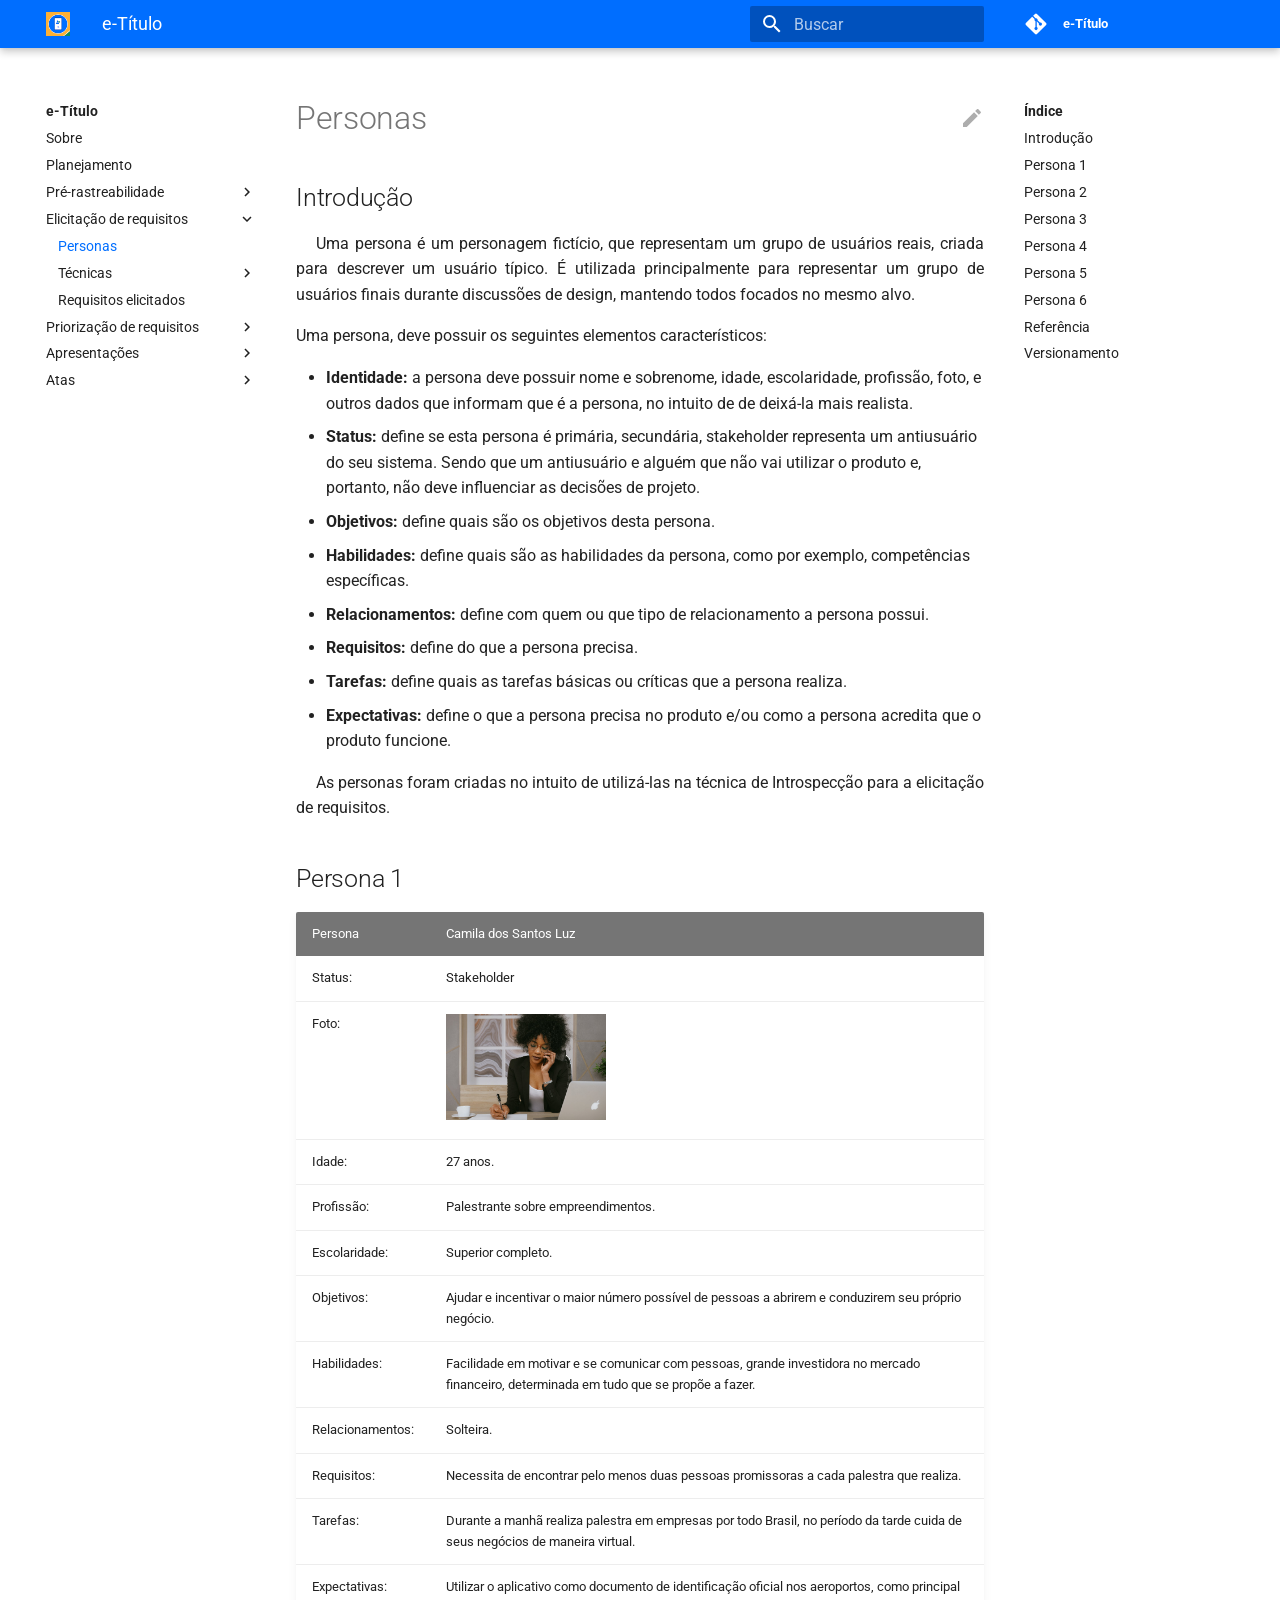
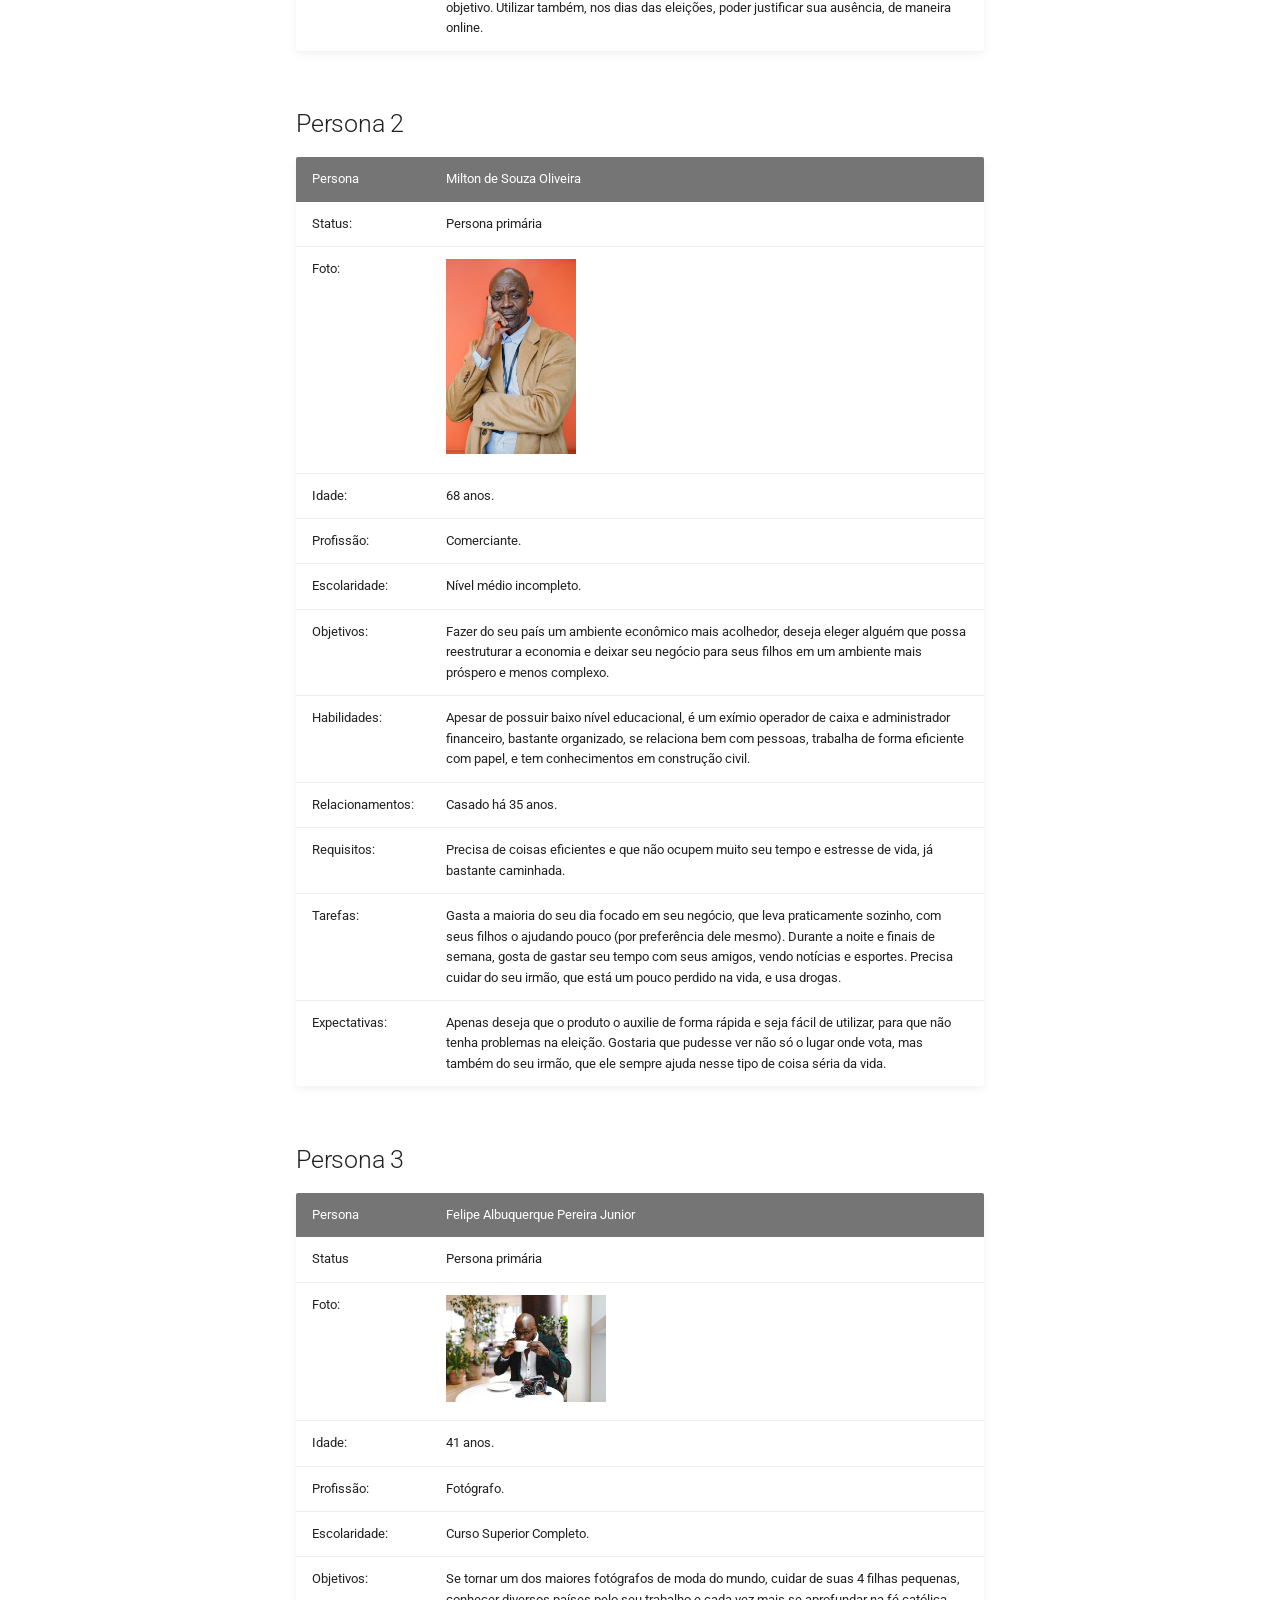
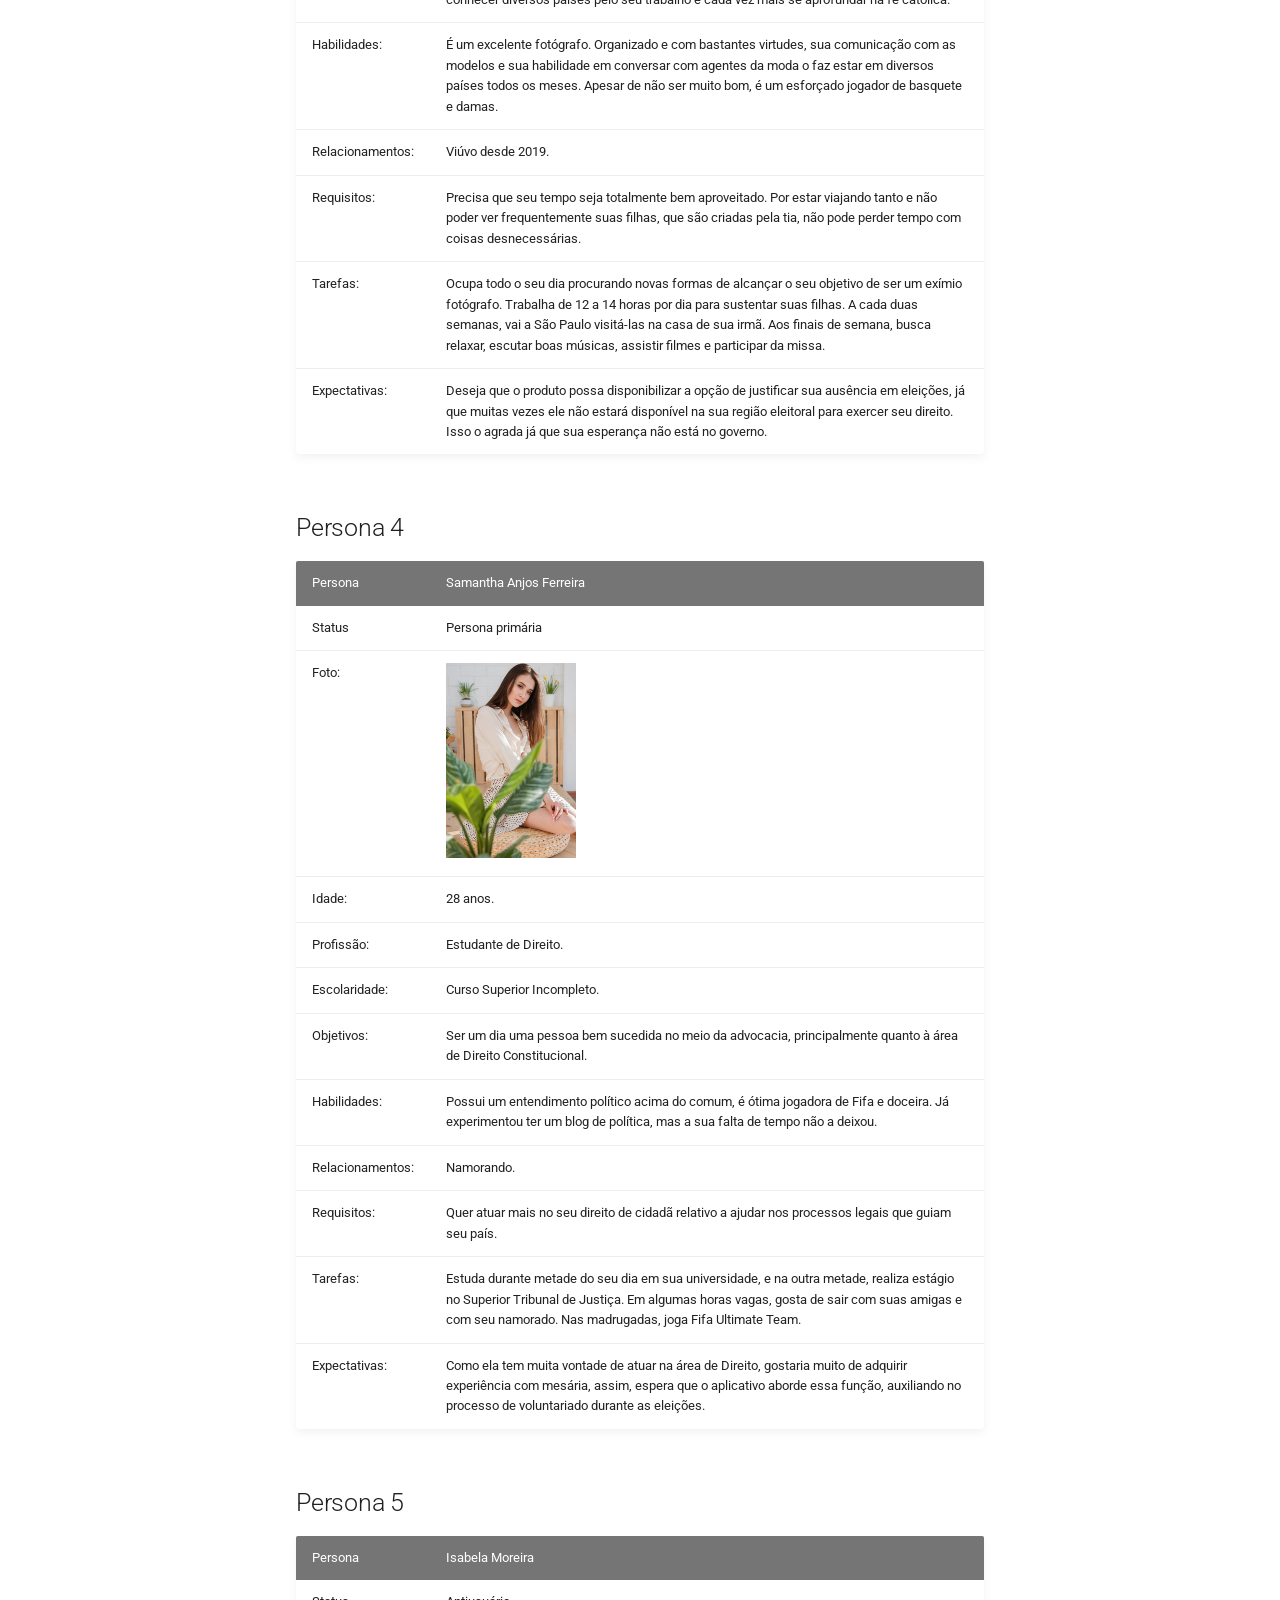
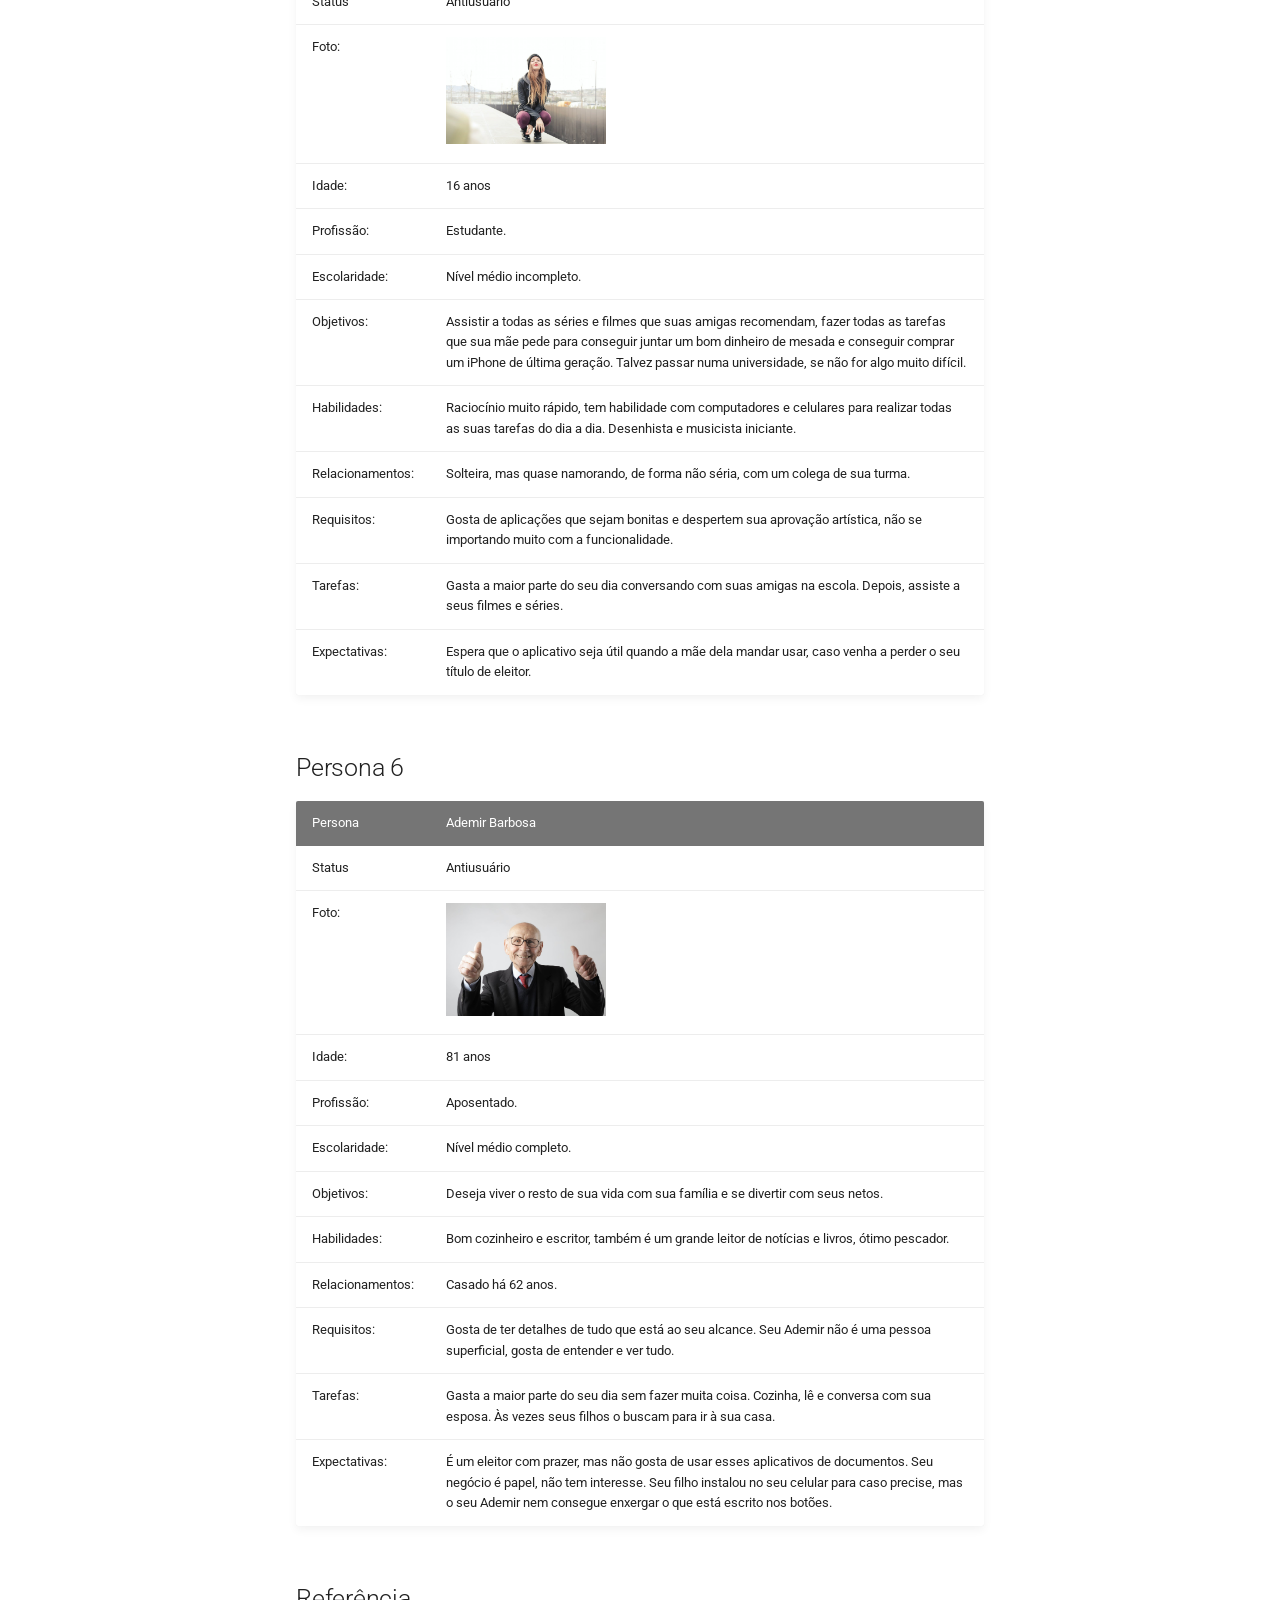
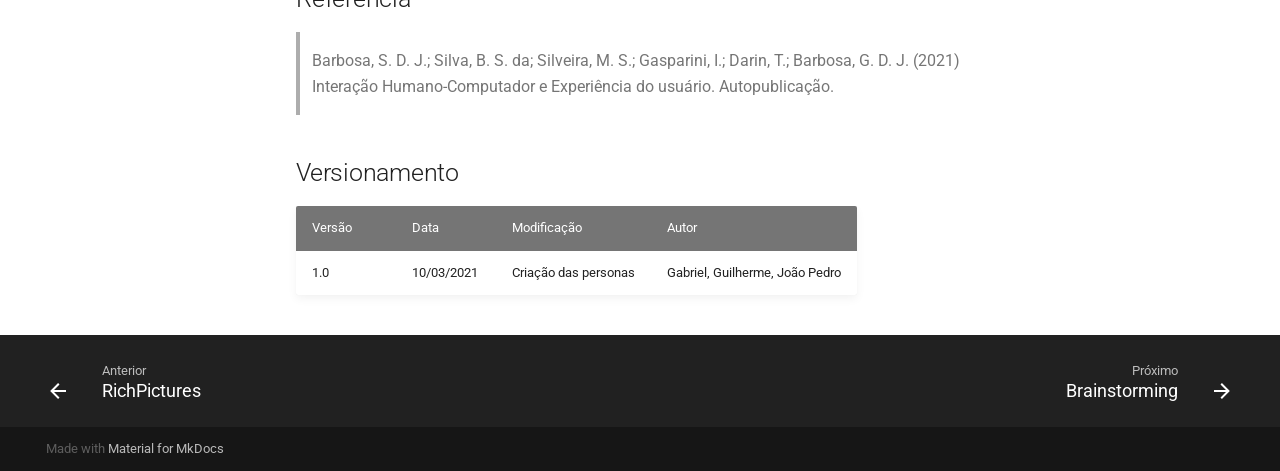
<file: elicitacao/personas/index.html>
<!doctype html>
<html lang="pt" class="no-js">
  <head>
    
      <meta charset="utf-8">
      <meta name="viewport" content="width=device-width,initial-scale=1">
      
      
      
      
      <link rel="shortcut icon" href="../../assets/icons/codercat.png">
      <meta name="generator" content="mkdocs-1.1.2, mkdocs-material-7.0.5">
    
    
      
        <title>Personas - e-Título</title>
      
    
    
      <link rel="stylesheet" href="../../assets/stylesheets/main.77f3fd56.min.css">
      
        
        <link rel="stylesheet" href="../../assets/stylesheets/palette.7fa14f5b.min.css">
        
      
    
    
    
      
        
        <link rel="preconnect" href="https://fonts.gstatic.com" crossorigin>
        <link rel="stylesheet" href="https://fonts.googleapis.com/css?family=Roboto:300,400,400i,700%7CRoboto+Mono&display=fallback">
        <style>:root{--md-text-font-family:"Roboto";--md-code-font-family:"Roboto Mono"}</style>
      
    
    
    
      <link rel="stylesheet" href="../../stylesheets/extra.css">
    
    
      
    
    
  </head>
  
  
    
    
    
    
    
    <body dir="ltr" data-md-color-scheme="" data-md-color-primary="none" data-md-color-accent="none">
      
  
    
    <input class="md-toggle" data-md-toggle="drawer" type="checkbox" id="__drawer" autocomplete="off">
    <input class="md-toggle" data-md-toggle="search" type="checkbox" id="__search" autocomplete="off">
    <label class="md-overlay" for="__drawer"></label>
    <div data-md-component="skip">
      
        
        <a href="#introducao" class="md-skip">
          Ir para o conteúdo
        </a>
      
    </div>
    <div data-md-component="announce">
      
    </div>
    
      

<header class="md-header" data-md-component="header">
  <nav class="md-header__inner md-grid" aria-label="Header">
    <a href="../.." title="e-Título" class="md-header__button md-logo" aria-label="e-Título">
      
  <img src="../../assets/icons/eTitulo.png" alt="logo">

    </a>
    <label class="md-header__button md-icon" for="__drawer">
      <svg xmlns="http://www.w3.org/2000/svg" viewBox="0 0 24 24"><path d="M3 6h18v2H3V6m0 5h18v2H3v-2m0 5h18v2H3v-2z"/></svg>
    </label>
    <div class="md-header__title" data-md-component="header-title">
      <div class="md-header__ellipsis">
        <div class="md-header__topic">
          <span class="md-ellipsis">
            e-Título
          </span>
        </div>
        <div class="md-header__topic" data-md-component="header-topic">
          <span class="md-ellipsis">
            
              Personas
            
          </span>
        </div>
      </div>
    </div>
    <div class="md-header__options">
      
    </div>
    
      <label class="md-header__button md-icon" for="__search">
        <svg xmlns="http://www.w3.org/2000/svg" viewBox="0 0 24 24"><path d="M9.5 3A6.5 6.5 0 0 1 16 9.5c0 1.61-.59 3.09-1.56 4.23l.27.27h.79l5 5-1.5 1.5-5-5v-.79l-.27-.27A6.516 6.516 0 0 1 9.5 16 6.5 6.5 0 0 1 3 9.5 6.5 6.5 0 0 1 9.5 3m0 2C7 5 5 7 5 9.5S7 14 9.5 14 14 12 14 9.5 12 5 9.5 5z"/></svg>
      </label>
      
<div class="md-search" data-md-component="search" role="dialog">
  <label class="md-search__overlay" for="__search"></label>
  <div class="md-search__inner" role="search">
    <form class="md-search__form" name="search">
      <input type="text" class="md-search__input" name="query" aria-label="Buscar" placeholder="Buscar" autocapitalize="off" autocorrect="off" autocomplete="off" spellcheck="false" data-md-component="search-query" data-md-state="active" required>
      <label class="md-search__icon md-icon" for="__search">
        <svg xmlns="http://www.w3.org/2000/svg" viewBox="0 0 24 24"><path d="M9.5 3A6.5 6.5 0 0 1 16 9.5c0 1.61-.59 3.09-1.56 4.23l.27.27h.79l5 5-1.5 1.5-5-5v-.79l-.27-.27A6.516 6.516 0 0 1 9.5 16 6.5 6.5 0 0 1 3 9.5 6.5 6.5 0 0 1 9.5 3m0 2C7 5 5 7 5 9.5S7 14 9.5 14 14 12 14 9.5 12 5 9.5 5z"/></svg>
        <svg xmlns="http://www.w3.org/2000/svg" viewBox="0 0 24 24"><path d="M20 11v2H8l5.5 5.5-1.42 1.42L4.16 12l7.92-7.92L13.5 5.5 8 11h12z"/></svg>
      </label>
      <button type="reset" class="md-search__icon md-icon" aria-label="Clear" tabindex="-1">
        <svg xmlns="http://www.w3.org/2000/svg" viewBox="0 0 24 24"><path d="M19 6.41L17.59 5 12 10.59 6.41 5 5 6.41 10.59 12 5 17.59 6.41 19 12 13.41 17.59 19 19 17.59 13.41 12 19 6.41z"/></svg>
      </button>
    </form>
    <div class="md-search__output">
      <div class="md-search__scrollwrap" data-md-scrollfix>
        <div class="md-search-result" data-md-component="search-result">
          <div class="md-search-result__meta">
            Initializing search
          </div>
          <ol class="md-search-result__list"></ol>
        </div>
      </div>
    </div>
  </div>
</div>
    
    
      <div class="md-header__source">
        
<a href="https://github.com/Requisitos-de-Software/2020.2-e-Titulo/" title="Ir ao repositório" class="md-source" data-md-component="source">
  <div class="md-source__icon md-icon">
    
    <svg xmlns="http://www.w3.org/2000/svg" viewBox="0 0 448 512"><path d="M439.55 236.05L244 40.45a28.87 28.87 0 0 0-40.81 0l-40.66 40.63 51.52 51.52c27.06-9.14 52.68 16.77 43.39 43.68l49.66 49.66c34.23-11.8 61.18 31 35.47 56.69-26.49 26.49-70.21-2.87-56-37.34L240.22 199v121.85c25.3 12.54 22.26 41.85 9.08 55a34.34 34.34 0 0 1-48.55 0c-17.57-17.6-11.07-46.91 11.25-56v-123c-20.8-8.51-24.6-30.74-18.64-45L142.57 101 8.45 235.14a28.86 28.86 0 0 0 0 40.81l195.61 195.6a28.86 28.86 0 0 0 40.8 0l194.69-194.69a28.86 28.86 0 0 0 0-40.81z"/></svg>
  </div>
  <div class="md-source__repository">
    e-Título
  </div>
</a>
      </div>
    
  </nav>
</header>
    
    <div class="md-container" data-md-component="container">
      
      
        
      
      <main class="md-main" data-md-component="main">
        <div class="md-main__inner md-grid">
          
            
              
              <div class="md-sidebar md-sidebar--primary" data-md-component="sidebar" data-md-type="navigation" >
                <div class="md-sidebar__scrollwrap">
                  <div class="md-sidebar__inner">
                    




<nav class="md-nav md-nav--primary" aria-label="Navigation" data-md-level="0">
  <label class="md-nav__title" for="__drawer">
    <a href="../.." title="e-Título" class="md-nav__button md-logo" aria-label="e-Título">
      
  <img src="../../assets/icons/eTitulo.png" alt="logo">

    </a>
    e-Título
  </label>
  
    <div class="md-nav__source">
      
<a href="https://github.com/Requisitos-de-Software/2020.2-e-Titulo/" title="Ir ao repositório" class="md-source" data-md-component="source">
  <div class="md-source__icon md-icon">
    
    <svg xmlns="http://www.w3.org/2000/svg" viewBox="0 0 448 512"><path d="M439.55 236.05L244 40.45a28.87 28.87 0 0 0-40.81 0l-40.66 40.63 51.52 51.52c27.06-9.14 52.68 16.77 43.39 43.68l49.66 49.66c34.23-11.8 61.18 31 35.47 56.69-26.49 26.49-70.21-2.87-56-37.34L240.22 199v121.85c25.3 12.54 22.26 41.85 9.08 55a34.34 34.34 0 0 1-48.55 0c-17.57-17.6-11.07-46.91 11.25-56v-123c-20.8-8.51-24.6-30.74-18.64-45L142.57 101 8.45 235.14a28.86 28.86 0 0 0 0 40.81l195.61 195.6a28.86 28.86 0 0 0 40.8 0l194.69-194.69a28.86 28.86 0 0 0 0-40.81z"/></svg>
  </div>
  <div class="md-source__repository">
    e-Título
  </div>
</a>
    </div>
  
  <ul class="md-nav__list" data-md-scrollfix>
    
      
      
      

  
  
  
    <li class="md-nav__item">
      <a href="../.." class="md-nav__link">
        Sobre
      </a>
    </li>
  

    
      
      
      

  
  
  
    <li class="md-nav__item">
      <a href="../../planejamento/" class="md-nav__link">
        Planejamento
      </a>
    </li>
  

    
      
      
      

  
  
  
    
    <li class="md-nav__item md-nav__item--nested">
      
      
        <input class="md-nav__toggle md-toggle" data-md-toggle="__nav_3" type="checkbox" id="__nav_3" >
      
      <label class="md-nav__link" for="__nav_3">
        Pré-rastreabilidade
        <span class="md-nav__icon md-icon"></span>
      </label>
      <nav class="md-nav" aria-label="Pré-rastreabilidade" data-md-level="1">
        <label class="md-nav__title" for="__nav_3">
          <span class="md-nav__icon md-icon"></span>
          Pré-rastreabilidade
        </label>
        <ul class="md-nav__list" data-md-scrollfix>
          
            
  
  
  
    <li class="md-nav__item">
      <a href="../../pre_rastreabilidade/rich_pictures/" class="md-nav__link">
        RichPictures
      </a>
    </li>
  

          
        </ul>
      </nav>
    </li>
  

    
      
      
      

  
  
    
  
  
    
    <li class="md-nav__item md-nav__item--active md-nav__item--nested">
      
      
        <input class="md-nav__toggle md-toggle" data-md-toggle="__nav_4" type="checkbox" id="__nav_4" checked>
      
      <label class="md-nav__link" for="__nav_4">
        Elicitação de requisitos
        <span class="md-nav__icon md-icon"></span>
      </label>
      <nav class="md-nav" aria-label="Elicitação de requisitos" data-md-level="1">
        <label class="md-nav__title" for="__nav_4">
          <span class="md-nav__icon md-icon"></span>
          Elicitação de requisitos
        </label>
        <ul class="md-nav__list" data-md-scrollfix>
          
            
  
  
    
  
  
    <li class="md-nav__item md-nav__item--active">
      
      <input class="md-nav__toggle md-toggle" data-md-toggle="toc" type="checkbox" id="__toc">
      
      
        <label class="md-nav__link md-nav__link--active" for="__toc">
          Personas
          <span class="md-nav__icon md-icon"></span>
        </label>
      
      <a href="./" class="md-nav__link md-nav__link--active">
        Personas
      </a>
      
        
<nav class="md-nav md-nav--secondary" aria-label="Índice">
  
  
  
    <label class="md-nav__title" for="__toc">
      <span class="md-nav__icon md-icon"></span>
      Índice
    </label>
    <ul class="md-nav__list" data-md-component="toc" data-md-scrollfix>
      
        <li class="md-nav__item">
  <a href="#introducao" class="md-nav__link">
    Introdução
  </a>
  
</li>
      
        <li class="md-nav__item">
  <a href="#persona-1" class="md-nav__link">
    Persona 1
  </a>
  
</li>
      
        <li class="md-nav__item">
  <a href="#persona-2" class="md-nav__link">
    Persona 2
  </a>
  
</li>
      
        <li class="md-nav__item">
  <a href="#persona-3" class="md-nav__link">
    Persona 3
  </a>
  
</li>
      
        <li class="md-nav__item">
  <a href="#persona-4" class="md-nav__link">
    Persona 4
  </a>
  
</li>
      
        <li class="md-nav__item">
  <a href="#persona-5" class="md-nav__link">
    Persona 5
  </a>
  
</li>
      
        <li class="md-nav__item">
  <a href="#persona-6" class="md-nav__link">
    Persona 6
  </a>
  
</li>
      
        <li class="md-nav__item">
  <a href="#referencia" class="md-nav__link">
    Referência
  </a>
  
</li>
      
        <li class="md-nav__item">
  <a href="#versionamento" class="md-nav__link">
    Versionamento
  </a>
  
</li>
      
    </ul>
  
</nav>
      
    </li>
  

          
            
  
  
  
    
    <li class="md-nav__item md-nav__item--nested">
      
      
        <input class="md-nav__toggle md-toggle" data-md-toggle="__nav_4_2" type="checkbox" id="__nav_4_2" >
      
      <label class="md-nav__link" for="__nav_4_2">
        Técnicas
        <span class="md-nav__icon md-icon"></span>
      </label>
      <nav class="md-nav" aria-label="Técnicas" data-md-level="2">
        <label class="md-nav__title" for="__nav_4_2">
          <span class="md-nav__icon md-icon"></span>
          Técnicas
        </label>
        <ul class="md-nav__list" data-md-scrollfix>
          
            
  
  
  
    <li class="md-nav__item">
      <a href="../tecnicas/brainstorming/" class="md-nav__link">
        Brainstorming
      </a>
    </li>
  

          
            
  
  
  
    <li class="md-nav__item">
      <a href="../tecnicas/introspeccao/" class="md-nav__link">
        Introspecção
      </a>
    </li>
  

          
            
  
  
  
    <li class="md-nav__item">
      <a href="../tecnicas/questionario/" class="md-nav__link">
        Questionário
      </a>
    </li>
  

          
        </ul>
      </nav>
    </li>
  

          
            
  
  
  
    <li class="md-nav__item">
      <a href="../requisitos/" class="md-nav__link">
        Requisitos elicitados
      </a>
    </li>
  

          
        </ul>
      </nav>
    </li>
  

    
      
      
      

  
  
  
    
    <li class="md-nav__item md-nav__item--nested">
      
      
        <input class="md-nav__toggle md-toggle" data-md-toggle="__nav_5" type="checkbox" id="__nav_5" >
      
      <label class="md-nav__link" for="__nav_5">
        Priorização de requisitos
        <span class="md-nav__icon md-icon"></span>
      </label>
      <nav class="md-nav" aria-label="Priorização de requisitos" data-md-level="1">
        <label class="md-nav__title" for="__nav_5">
          <span class="md-nav__icon md-icon"></span>
          Priorização de requisitos
        </label>
        <ul class="md-nav__list" data-md-scrollfix>
          
            
  
  
  
    <li class="md-nav__item">
      <a href="../../priorizacao/moscow/" class="md-nav__link">
        MoSCoW
      </a>
    </li>
  

          
            
  
  
  
    <li class="md-nav__item">
      <a href="../../priorizacao/valor_custo_risco/" class="md-nav__link">
        Valor, Custo e Risco
      </a>
    </li>
  

          
        </ul>
      </nav>
    </li>
  

    
      
      
      

  
  
  
    
    <li class="md-nav__item md-nav__item--nested">
      
      
        <input class="md-nav__toggle md-toggle" data-md-toggle="__nav_6" type="checkbox" id="__nav_6" >
      
      <label class="md-nav__link" for="__nav_6">
        Apresentações
        <span class="md-nav__icon md-icon"></span>
      </label>
      <nav class="md-nav" aria-label="Apresentações" data-md-level="1">
        <label class="md-nav__title" for="__nav_6">
          <span class="md-nav__icon md-icon"></span>
          Apresentações
        </label>
        <ul class="md-nav__list" data-md-scrollfix>
          
            
  
  
  
    <li class="md-nav__item">
      <a href="../../apresentacoes/apresentacao1/" class="md-nav__link">
        Apresentação 1
      </a>
    </li>
  

          
            
  
  
  
    <li class="md-nav__item">
      <a href="../../apresentacoes/apresentacao2/" class="md-nav__link">
        Apresentação 2
      </a>
    </li>
  

          
        </ul>
      </nav>
    </li>
  

    
      
      
      

  
  
  
    
    <li class="md-nav__item md-nav__item--nested">
      
      
        <input class="md-nav__toggle md-toggle" data-md-toggle="__nav_7" type="checkbox" id="__nav_7" >
      
      <label class="md-nav__link" for="__nav_7">
        Atas
        <span class="md-nav__icon md-icon"></span>
      </label>
      <nav class="md-nav" aria-label="Atas" data-md-level="1">
        <label class="md-nav__title" for="__nav_7">
          <span class="md-nav__icon md-icon"></span>
          Atas
        </label>
        <ul class="md-nav__list" data-md-scrollfix>
          
            
  
  
  
    <li class="md-nav__item">
      <a href="../../atas/reuniao_03_03/" class="md-nav__link">
        03/03/2021
      </a>
    </li>
  

          
            
  
  
  
    <li class="md-nav__item">
      <a href="../../atas/reuniao_03_10/" class="md-nav__link">
        10/03/2021
      </a>
    </li>
  

          
        </ul>
      </nav>
    </li>
  

    
  </ul>
</nav>
                  </div>
                </div>
              </div>
            
            
              
              <div class="md-sidebar md-sidebar--secondary" data-md-component="sidebar" data-md-type="toc" >
                <div class="md-sidebar__scrollwrap">
                  <div class="md-sidebar__inner">
                    
<nav class="md-nav md-nav--secondary" aria-label="Índice">
  
  
  
    <label class="md-nav__title" for="__toc">
      <span class="md-nav__icon md-icon"></span>
      Índice
    </label>
    <ul class="md-nav__list" data-md-component="toc" data-md-scrollfix>
      
        <li class="md-nav__item">
  <a href="#introducao" class="md-nav__link">
    Introdução
  </a>
  
</li>
      
        <li class="md-nav__item">
  <a href="#persona-1" class="md-nav__link">
    Persona 1
  </a>
  
</li>
      
        <li class="md-nav__item">
  <a href="#persona-2" class="md-nav__link">
    Persona 2
  </a>
  
</li>
      
        <li class="md-nav__item">
  <a href="#persona-3" class="md-nav__link">
    Persona 3
  </a>
  
</li>
      
        <li class="md-nav__item">
  <a href="#persona-4" class="md-nav__link">
    Persona 4
  </a>
  
</li>
      
        <li class="md-nav__item">
  <a href="#persona-5" class="md-nav__link">
    Persona 5
  </a>
  
</li>
      
        <li class="md-nav__item">
  <a href="#persona-6" class="md-nav__link">
    Persona 6
  </a>
  
</li>
      
        <li class="md-nav__item">
  <a href="#referencia" class="md-nav__link">
    Referência
  </a>
  
</li>
      
        <li class="md-nav__item">
  <a href="#versionamento" class="md-nav__link">
    Versionamento
  </a>
  
</li>
      
    </ul>
  
</nav>
                  </div>
                </div>
              </div>
            
          
          <div class="md-content" data-md-component="content">
            <article class="md-content__inner md-typeset">
              
                
                  <a href="https://github.com/Requisitos-de-Software/2020.2-e-Titulo/edit/master/docs/elicitacao/personas.md" title="Editar esta página" class="md-content__button md-icon">
                    <svg xmlns="http://www.w3.org/2000/svg" viewBox="0 0 24 24"><path d="M20.71 7.04c.39-.39.39-1.04 0-1.41l-2.34-2.34c-.37-.39-1.02-.39-1.41 0l-1.84 1.83 3.75 3.75M3 17.25V21h3.75L17.81 9.93l-3.75-3.75L3 17.25z"/></svg>
                  </a>
                
                
                  <h1>Personas</h1>
                
                <h2 id="introducao">Introdução</h2>
<p style="text-indent: 20px; text-align: justify">
Uma persona é um personagem fictício, que representam um grupo de usuários reais, criada para descrever um usuário típico. É utilizada principalmente para representar um grupo de usuários finais durante discussões de design, mantendo todos focados no mesmo alvo. 
</p>

<p>Uma persona, deve possuir os seguintes elementos característicos:</p>
<ul>
<li><strong>Identidade:</strong> a persona deve possuir nome e sobrenome, idade, escolaridade, profissão, foto, e outros dados que informam que é a persona, no intuito de de deixá-la mais realista.</li>
<li><strong>Status:</strong>  define se esta persona é primária, secundária, stakeholder representa um antiusuário do seu sistema. Sendo que um antiusuário e alguém que não vai utilizar o produto e, portanto, não deve influenciar as decisões de projeto.</li>
<li><strong>Objetivos:</strong> define quais são os objetivos desta persona.</li>
<li><strong>Habilidades:</strong> define quais são as habilidades da persona, como por exemplo, competências específicas.</li>
<li><strong>Relacionamentos:</strong> define com quem ou que tipo de relacionamento a persona possui.</li>
<li><strong>Requisitos:</strong>  define do que a persona precisa.</li>
<li><strong>Tarefas:</strong> define quais as tarefas básicas ou críticas que a persona realiza.</li>
<li><strong>Expectativas:</strong> define o que a persona precisa no produto e/ou como a persona acredita que o produto funcione.</li>
</ul>
<p style="text-indent: 20px; text-align: justify">
As personas foram criadas no intuito de utilizá-las na técnica de Introspecção para a elicitação de requisitos.
</p>

<h2 id="persona-1">Persona 1</h2>
<table>
<thead>
<tr>
<th>Persona</th>
<th>Camila dos Santos Luz</th>
</tr>
</thead>
<tbody>
<tr>
<td>Status:</td>
<td>Stakeholder</td>
</tr>
<tr>
<td>Foto:</td>
<td><img src="../../assets/personas/camila.jpeg" alt="Camila" style="width:160px;"/></td>
</tr>
<tr>
<td>Idade:</td>
<td>27 anos.</td>
</tr>
<tr>
<td>Profissão:</td>
<td>Palestrante sobre empreendimentos.</td>
</tr>
<tr>
<td>Escolaridade:</td>
<td>Superior completo.</td>
</tr>
<tr>
<td>Objetivos:</td>
<td>Ajudar e incentivar o maior número possível de pessoas a abrirem e conduzirem seu próprio negócio.</td>
</tr>
<tr>
<td>Habilidades:</td>
<td>Facilidade em motivar e se comunicar com pessoas, grande investidora no mercado financeiro, determinada em tudo que se propõe a fazer.</td>
</tr>
<tr>
<td>Relacionamentos:</td>
<td>Solteira.</td>
</tr>
<tr>
<td>Requisitos:</td>
<td>Necessita de encontrar pelo menos duas pessoas promissoras a cada palestra que realiza.</td>
</tr>
<tr>
<td>Tarefas:</td>
<td>Durante a manhã realiza palestra em empresas por todo Brasil, no período da tarde cuida de seus negócios de maneira virtual.</td>
</tr>
<tr>
<td>Expectativas:</td>
<td>Utilizar o aplicativo como documento de identificação oficial nos aeroportos, como principal objetivo. Utilizar também, nos dias das eleições, poder justificar sua ausência, de maneira online.</td>
</tr>
</tbody>
</table>
<h2 id="persona-2">Persona 2</h2>
<table>
<thead>
<tr>
<th>Persona</th>
<th>Milton de Souza Oliveira</th>
</tr>
</thead>
<tbody>
<tr>
<td>Status:</td>
<td>Persona primária</td>
</tr>
<tr>
<td>Foto:</td>
<td><img src="../../assets/personas/milton.jpeg" alt="Milton" style="width:130px;"/></td>
</tr>
<tr>
<td>Idade:</td>
<td>68 anos.</td>
</tr>
<tr>
<td>Profissão:</td>
<td>Comerciante.</td>
</tr>
<tr>
<td>Escolaridade:</td>
<td>Nível médio incompleto.</td>
</tr>
<tr>
<td>Objetivos:</td>
<td>Fazer do seu país um ambiente econômico mais acolhedor, deseja eleger alguém que possa reestruturar a economia e deixar seu negócio para seus filhos em um ambiente mais próspero e menos complexo.</td>
</tr>
<tr>
<td>Habilidades:</td>
<td>Apesar de possuir baixo nível educacional, é um exímio operador de caixa e administrador financeiro, bastante organizado, se relaciona bem com pessoas, trabalha de forma eficiente com papel, e tem conhecimentos em construção civil.</td>
</tr>
<tr>
<td>Relacionamentos:</td>
<td>Casado há 35 anos.</td>
</tr>
<tr>
<td>Requisitos:</td>
<td>Precisa de coisas eficientes e que não ocupem muito seu tempo e estresse de vida, já bastante caminhada.</td>
</tr>
<tr>
<td>Tarefas:</td>
<td>Gasta a maioria do seu dia focado em seu negócio, que leva praticamente sozinho, com seus filhos o ajudando pouco (por preferência dele mesmo). Durante a noite e finais de semana, gosta de gastar seu tempo com seus amigos, vendo notícias e esportes. Precisa cuidar do seu irmão, que está um pouco perdido na vida, e usa drogas.</td>
</tr>
<tr>
<td>Expectativas:</td>
<td>Apenas deseja que o produto o auxilie de forma rápida e seja fácil de utilizar, para que não tenha problemas na eleição. Gostaria que pudesse ver não só o lugar onde vota, mas também do seu irmão, que ele sempre ajuda nesse tipo de coisa séria da vida.</td>
</tr>
</tbody>
</table>
<h2 id="persona-3">Persona 3</h2>
<table>
<thead>
<tr>
<th>Persona</th>
<th>Felipe Albuquerque Pereira Junior</th>
</tr>
</thead>
<tbody>
<tr>
<td>Status</td>
<td>Persona primária</td>
</tr>
<tr>
<td>Foto:</td>
<td><img src="../../assets/personas/felipe.jpeg" alt="Felipe" style="width:160px;"/></td>
</tr>
<tr>
<td>Idade:</td>
<td>41 anos.</td>
</tr>
<tr>
<td>Profissão:</td>
<td>Fotógrafo.</td>
</tr>
<tr>
<td>Escolaridade:</td>
<td>Curso Superior Completo.</td>
</tr>
<tr>
<td>Objetivos:</td>
<td>Se tornar um dos maiores fotógrafos de moda do mundo, cuidar de suas 4 filhas pequenas, conhecer diversos países pelo seu trabalho e cada vez mais se aprofundar na fé católica.</td>
</tr>
<tr>
<td>Habilidades:</td>
<td>É um excelente fotógrafo. Organizado e com bastantes virtudes, sua comunicação com as modelos e sua habilidade em conversar com agentes da moda o faz estar em diversos países todos os meses. Apesar de não ser muito bom, é um esforçado jogador de basquete e damas.</td>
</tr>
<tr>
<td>Relacionamentos:</td>
<td>Viúvo desde 2019.</td>
</tr>
<tr>
<td>Requisitos:</td>
<td>Precisa que seu tempo seja totalmente bem aproveitado. Por estar viajando tanto e não poder ver frequentemente suas filhas, que são criadas pela tia, não pode perder tempo com coisas desnecessárias.</td>
</tr>
<tr>
<td>Tarefas:</td>
<td>Ocupa todo o seu dia procurando novas formas de alcançar o seu objetivo de ser um exímio fotógrafo. Trabalha de 12 a 14 horas por dia para sustentar suas filhas. A cada duas semanas, vai a São Paulo visitá-las na casa de sua irmã. Aos finais de semana, busca relaxar, escutar boas músicas, assistir filmes e participar da missa.</td>
</tr>
<tr>
<td>Expectativas:</td>
<td>Deseja que o produto possa disponibilizar a opção de justificar sua ausência em eleições, já que muitas vezes ele não estará disponível na sua região eleitoral para exercer seu direito. Isso o agrada já que sua esperança não está no governo.</td>
</tr>
</tbody>
</table>
<h2 id="persona-4">Persona 4</h2>
<table>
<thead>
<tr>
<th>Persona</th>
<th>Samantha Anjos Ferreira</th>
</tr>
</thead>
<tbody>
<tr>
<td>Status</td>
<td>Persona primária</td>
</tr>
<tr>
<td>Foto:</td>
<td><img src="../../assets/personas/samantha.jpeg" alt="Samantha" style="width:130px;"/></td>
</tr>
<tr>
<td>Idade:</td>
<td>28 anos.</td>
</tr>
<tr>
<td>Profissão:</td>
<td>Estudante de Direito.</td>
</tr>
<tr>
<td>Escolaridade:</td>
<td>Curso Superior Incompleto.</td>
</tr>
<tr>
<td>Objetivos:</td>
<td>Ser um dia uma pessoa bem sucedida no meio da advocacia, principalmente quanto à área de Direito Constitucional.</td>
</tr>
<tr>
<td>Habilidades:</td>
<td>Possui um entendimento político acima do comum, é ótima jogadora de Fifa e doceira. Já experimentou ter um blog de política, mas a sua falta de tempo não a deixou.</td>
</tr>
<tr>
<td>Relacionamentos:</td>
<td>Namorando.</td>
</tr>
<tr>
<td>Requisitos:</td>
<td>Quer atuar mais no seu direito de cidadã relativo a ajudar nos processos legais que guiam seu país.</td>
</tr>
<tr>
<td>Tarefas:</td>
<td>Estuda durante metade do seu dia em sua universidade, e na outra metade, realiza estágio no Superior Tribunal de Justiça. Em algumas horas vagas, gosta de sair com suas amigas e com seu namorado. Nas madrugadas, joga Fifa Ultimate Team.</td>
</tr>
<tr>
<td>Expectativas:</td>
<td>Como ela tem muita vontade de atuar na área de Direito, gostaria muito de adquirir experiência com mesária, assim, espera que o aplicativo aborde essa função, auxiliando no processo de voluntariado durante as eleições.</td>
</tr>
</tbody>
</table>
<h2 id="persona-5">Persona 5</h2>
<table>
<thead>
<tr>
<th>Persona</th>
<th>Isabela Moreira</th>
</tr>
</thead>
<tbody>
<tr>
<td>Status</td>
<td>Antiusuário</td>
</tr>
<tr>
<td>Foto:</td>
<td><img src="../../assets/personas/isabela.jpeg" alt="Isabela" style="width:160px;"/></td>
</tr>
<tr>
<td>Idade:</td>
<td>16 anos</td>
</tr>
<tr>
<td>Profissão:</td>
<td>Estudante.</td>
</tr>
<tr>
<td>Escolaridade:</td>
<td>Nível médio incompleto.</td>
</tr>
<tr>
<td>Objetivos:</td>
<td>Assistir a todas as séries e filmes que suas amigas recomendam, fazer todas as tarefas que sua mãe pede para conseguir juntar um bom dinheiro de mesada e conseguir comprar um iPhone de última geração. Talvez passar numa universidade, se não for algo muito difícil.</td>
</tr>
<tr>
<td>Habilidades:</td>
<td>Raciocínio muito rápido, tem habilidade com computadores e celulares para realizar todas as suas tarefas do dia a dia. Desenhista e musicista iniciante.</td>
</tr>
<tr>
<td>Relacionamentos:</td>
<td>Solteira, mas quase namorando, de forma não séria, com um colega de sua turma.</td>
</tr>
<tr>
<td>Requisitos:</td>
<td>Gosta de aplicações que sejam bonitas e despertem sua aprovação artística, não se importando muito com a funcionalidade.</td>
</tr>
<tr>
<td>Tarefas:</td>
<td>Gasta a maior parte do seu dia conversando com suas amigas na escola. Depois, assiste a seus filmes e séries.</td>
</tr>
<tr>
<td>Expectativas:</td>
<td>Espera que o aplicativo seja útil quando a mãe dela mandar usar, caso venha a perder o seu título de eleitor.</td>
</tr>
</tbody>
</table>
<h2 id="persona-6">Persona 6</h2>
<table>
<thead>
<tr>
<th>Persona</th>
<th>Ademir Barbosa</th>
</tr>
</thead>
<tbody>
<tr>
<td>Status</td>
<td>Antiusuário</td>
</tr>
<tr>
<td>Foto:</td>
<td><img src="../../assets/personas/ademir.jpeg" alt="Ademir" style="width:160px;"/></td>
</tr>
<tr>
<td>Idade:</td>
<td>81 anos</td>
</tr>
<tr>
<td>Profissão:</td>
<td>Aposentado.</td>
</tr>
<tr>
<td>Escolaridade:</td>
<td>Nível médio completo.</td>
</tr>
<tr>
<td>Objetivos:</td>
<td>Deseja viver o resto de sua vida com sua família e se divertir com seus netos.</td>
</tr>
<tr>
<td>Habilidades:</td>
<td>Bom cozinheiro e escritor, também é um grande leitor de notícias e livros, ótimo pescador.</td>
</tr>
<tr>
<td>Relacionamentos:</td>
<td>Casado há 62 anos.</td>
</tr>
<tr>
<td>Requisitos:</td>
<td>Gosta de ter detalhes de tudo que está ao seu alcance. Seu Ademir não é uma pessoa superficial, gosta de entender e ver tudo.</td>
</tr>
<tr>
<td>Tarefas:</td>
<td>Gasta a maior parte do seu dia sem fazer muita coisa. Cozinha, lê e conversa com sua esposa. Às vezes seus filhos o buscam para ir à sua casa.</td>
</tr>
<tr>
<td>Expectativas:</td>
<td>É um eleitor com prazer, mas não gosta de usar esses aplicativos de documentos. Seu negócio é papel, não tem interesse. Seu filho instalou no seu celular para caso precise, mas o seu Ademir nem consegue enxergar o que está escrito nos botões.</td>
</tr>
</tbody>
</table>
<h2 id="referencia">Referência</h2>
<blockquote>
<p>Barbosa, S. D. J.; Silva, B. S. da; Silveira, M. S.; Gasparini, I.; Darin, T.; Barbosa, G. D. J. (2021) Interação Humano-Computador e Experiência do usuário. Autopublicação.</p>
</blockquote>
<h2 id="versionamento">Versionamento</h2>
<table>
<thead>
<tr>
<th>Versão</th>
<th>Data</th>
<th>Modificação</th>
<th>Autor</th>
</tr>
</thead>
<tbody>
<tr>
<td>1.0</td>
<td>10/03/2021</td>
<td>Criação das personas</td>
<td>Gabriel, Guilherme, João Pedro</td>
</tr>
</tbody>
</table>
                
              
              
                


              
            </article>
          </div>
        </div>
      </main>
      
        
<footer class="md-footer">
  
    <nav class="md-footer__inner md-grid" aria-label="Footer">
      
        <a href="../../pre_rastreabilidade/rich_pictures/" class="md-footer__link md-footer__link--prev" rel="prev">
          <div class="md-footer__button md-icon">
            <svg xmlns="http://www.w3.org/2000/svg" viewBox="0 0 24 24"><path d="M20 11v2H8l5.5 5.5-1.42 1.42L4.16 12l7.92-7.92L13.5 5.5 8 11h12z"/></svg>
          </div>
          <div class="md-footer__title">
            <div class="md-ellipsis">
              <span class="md-footer__direction">
                Anterior
              </span>
              RichPictures
            </div>
          </div>
        </a>
      
      
        <a href="../tecnicas/brainstorming/" class="md-footer__link md-footer__link--next" rel="next">
          <div class="md-footer__title">
            <div class="md-ellipsis">
              <span class="md-footer__direction">
                Próximo
              </span>
              Brainstorming
            </div>
          </div>
          <div class="md-footer__button md-icon">
            <svg xmlns="http://www.w3.org/2000/svg" viewBox="0 0 24 24"><path d="M4 11v2h12l-5.5 5.5 1.42 1.42L19.84 12l-7.92-7.92L10.5 5.5 16 11H4z"/></svg>
          </div>
        </a>
      
    </nav>
  
  <div class="md-footer-meta md-typeset">
    <div class="md-footer-meta__inner md-grid">
      <div class="md-footer-copyright">
        
        Made with
        <a href="https://squidfunk.github.io/mkdocs-material/" target="_blank" rel="noopener">
          Material for MkDocs
        </a>
        
      </div>
      
    </div>
  </div>
</footer>
      
    </div>
    <div class="md-dialog" data-md-component="dialog">
      <div class="md-dialog__inner md-typeset"></div>
    </div>
    <script id="__config" type="application/json">{"base": "../..", "features": [], "translations": {"clipboard.copy": "Copiar para \u00e1rea de transfer\u00eancia", "clipboard.copied": "Copiado para \u00e1rea de transfer\u00eancia", "search.config.lang": "pt", "search.config.pipeline": "trimmer, stopWordFilter", "search.config.separator": "[\\s\\-]+", "search.placeholder": "Buscar", "search.result.placeholder": "Digite para iniciar a busca", "search.result.none": "Nenhum resultado encontrado", "search.result.one": "1 resultado encontrado", "search.result.other": "# resultados encontrados", "search.result.more.one": "1 more on this page", "search.result.more.other": "# more on this page", "search.result.term.missing": "Missing"}, "search": "../../assets/javascripts/workers/search.fb4a9340.min.js", "version": null}</script>
    
    
      <script src="../../assets/javascripts/bundle.5cf3e710.min.js"></script>
      
    
  </body>
</html>
</file>
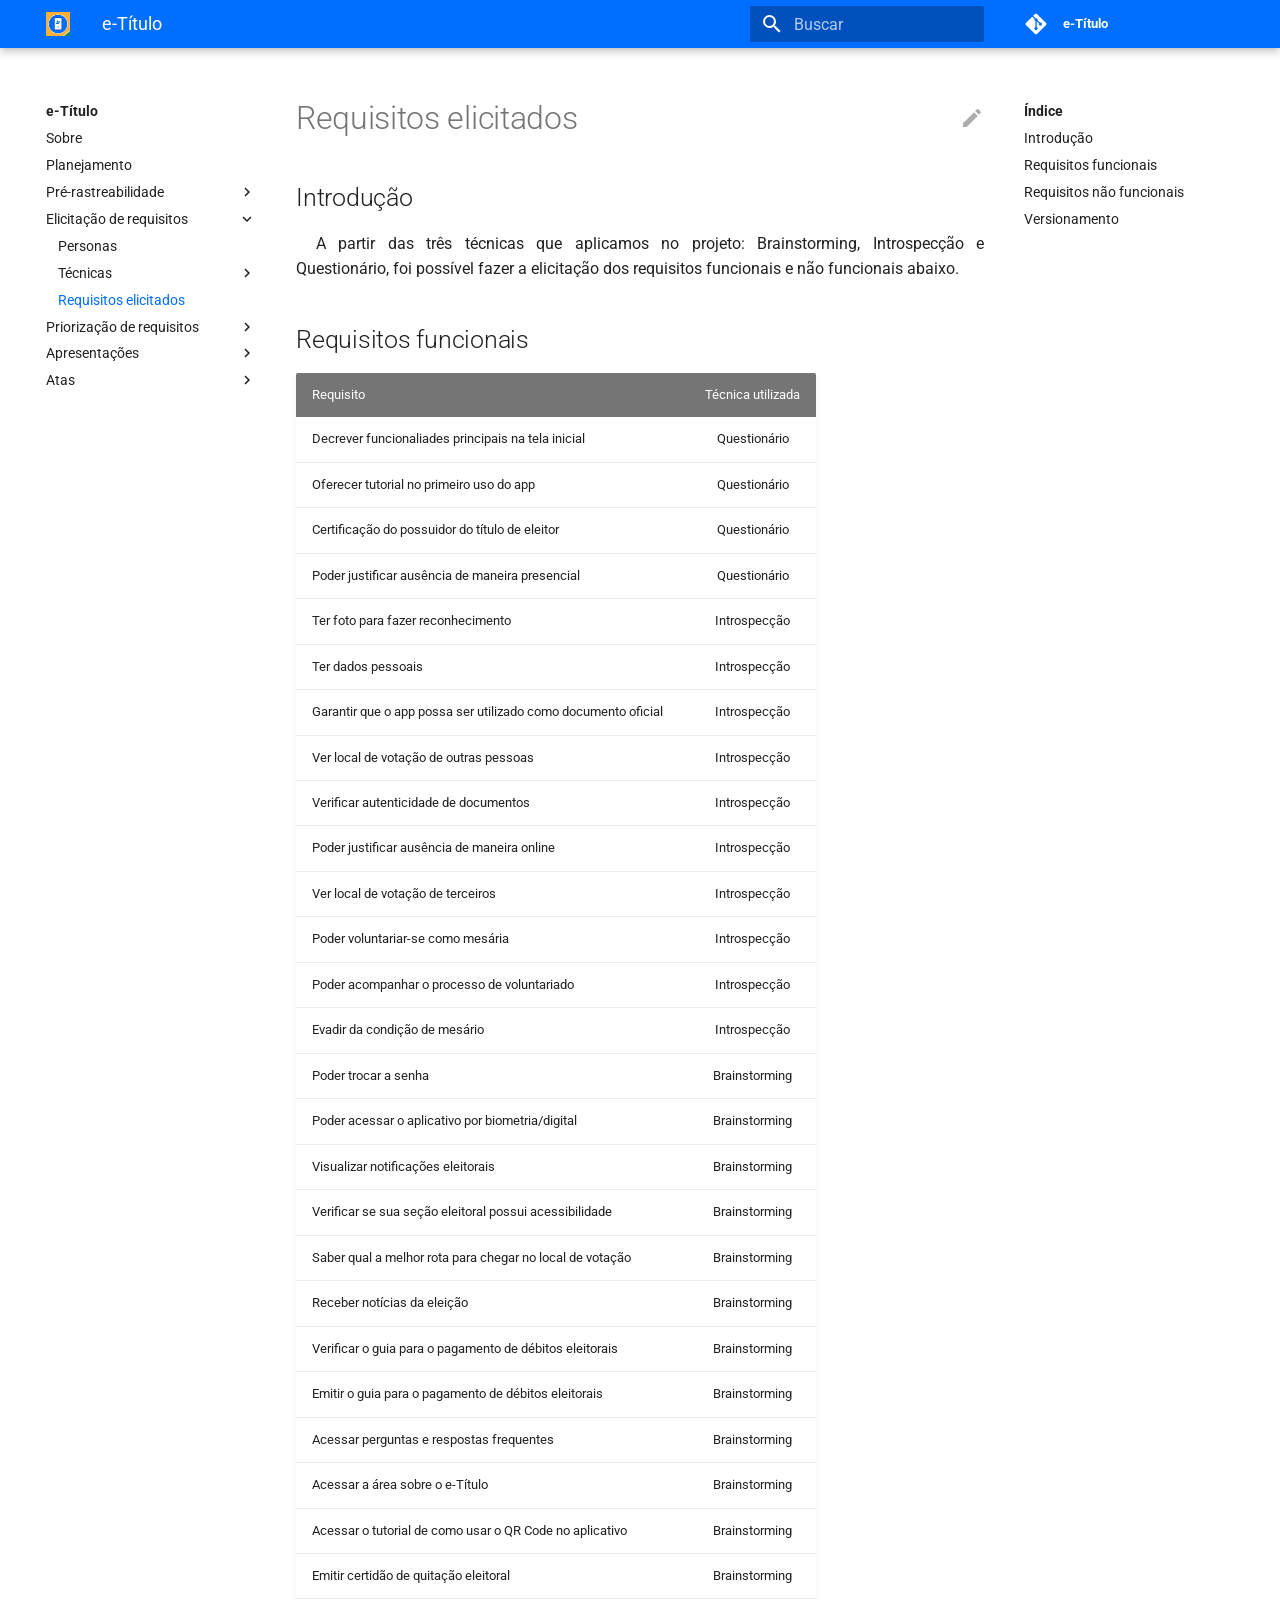
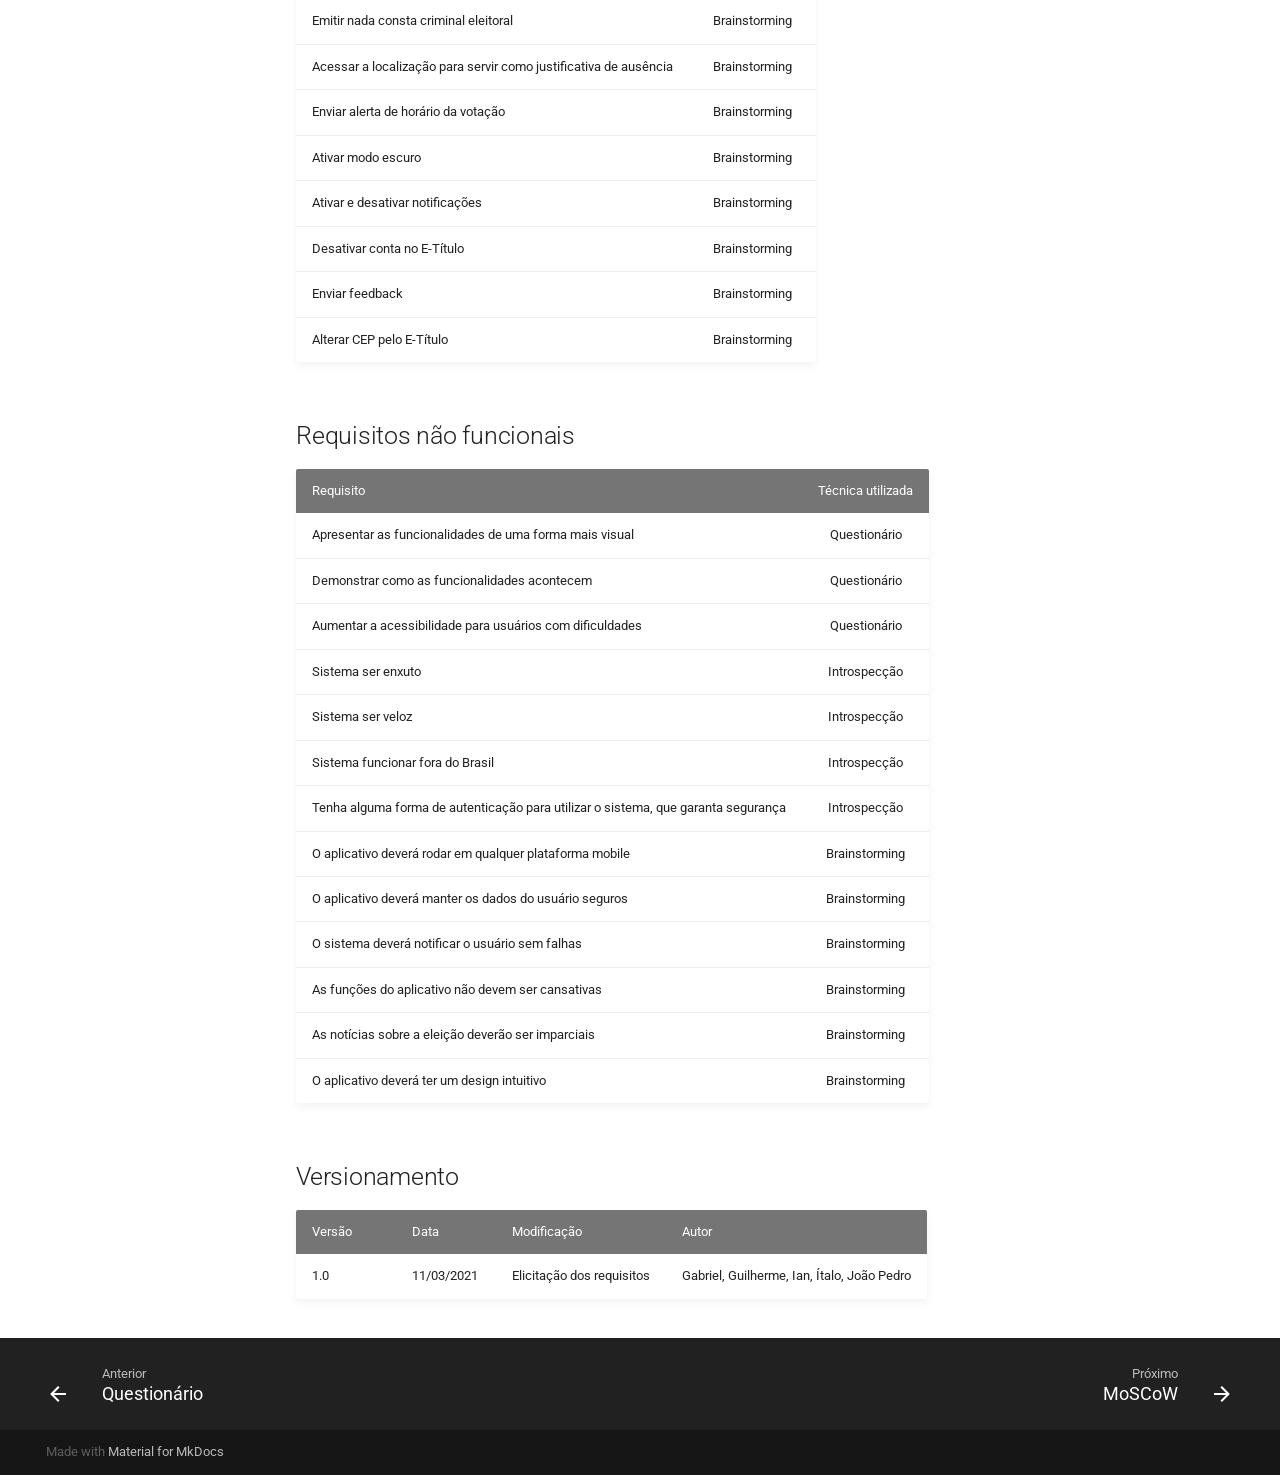
<file: elicitacao/requisitos/index.html>
<!doctype html>
<html lang="pt" class="no-js">
  <head>
    
      <meta charset="utf-8">
      <meta name="viewport" content="width=device-width,initial-scale=1">
      
      
      
      
      <link rel="shortcut icon" href="../../assets/icons/codercat.png">
      <meta name="generator" content="mkdocs-1.1.2, mkdocs-material-7.0.5">
    
    
      
        <title>Requisitos elicitados - e-Título</title>
      
    
    
      <link rel="stylesheet" href="../../assets/stylesheets/main.77f3fd56.min.css">
      
        
        <link rel="stylesheet" href="../../assets/stylesheets/palette.7fa14f5b.min.css">
        
      
    
    
    
      
        
        <link rel="preconnect" href="https://fonts.gstatic.com" crossorigin>
        <link rel="stylesheet" href="https://fonts.googleapis.com/css?family=Roboto:300,400,400i,700%7CRoboto+Mono&display=fallback">
        <style>:root{--md-text-font-family:"Roboto";--md-code-font-family:"Roboto Mono"}</style>
      
    
    
    
      <link rel="stylesheet" href="../../stylesheets/extra.css">
    
    
      
    
    
  </head>
  
  
    
    
    
    
    
    <body dir="ltr" data-md-color-scheme="" data-md-color-primary="none" data-md-color-accent="none">
      
  
    
    <input class="md-toggle" data-md-toggle="drawer" type="checkbox" id="__drawer" autocomplete="off">
    <input class="md-toggle" data-md-toggle="search" type="checkbox" id="__search" autocomplete="off">
    <label class="md-overlay" for="__drawer"></label>
    <div data-md-component="skip">
      
        
        <a href="#introducao" class="md-skip">
          Ir para o conteúdo
        </a>
      
    </div>
    <div data-md-component="announce">
      
    </div>
    
      

<header class="md-header" data-md-component="header">
  <nav class="md-header__inner md-grid" aria-label="Header">
    <a href="../.." title="e-Título" class="md-header__button md-logo" aria-label="e-Título">
      
  <img src="../../assets/icons/eTitulo.png" alt="logo">

    </a>
    <label class="md-header__button md-icon" for="__drawer">
      <svg xmlns="http://www.w3.org/2000/svg" viewBox="0 0 24 24"><path d="M3 6h18v2H3V6m0 5h18v2H3v-2m0 5h18v2H3v-2z"/></svg>
    </label>
    <div class="md-header__title" data-md-component="header-title">
      <div class="md-header__ellipsis">
        <div class="md-header__topic">
          <span class="md-ellipsis">
            e-Título
          </span>
        </div>
        <div class="md-header__topic" data-md-component="header-topic">
          <span class="md-ellipsis">
            
              Requisitos elicitados
            
          </span>
        </div>
      </div>
    </div>
    <div class="md-header__options">
      
    </div>
    
      <label class="md-header__button md-icon" for="__search">
        <svg xmlns="http://www.w3.org/2000/svg" viewBox="0 0 24 24"><path d="M9.5 3A6.5 6.5 0 0 1 16 9.5c0 1.61-.59 3.09-1.56 4.23l.27.27h.79l5 5-1.5 1.5-5-5v-.79l-.27-.27A6.516 6.516 0 0 1 9.5 16 6.5 6.5 0 0 1 3 9.5 6.5 6.5 0 0 1 9.5 3m0 2C7 5 5 7 5 9.5S7 14 9.5 14 14 12 14 9.5 12 5 9.5 5z"/></svg>
      </label>
      
<div class="md-search" data-md-component="search" role="dialog">
  <label class="md-search__overlay" for="__search"></label>
  <div class="md-search__inner" role="search">
    <form class="md-search__form" name="search">
      <input type="text" class="md-search__input" name="query" aria-label="Buscar" placeholder="Buscar" autocapitalize="off" autocorrect="off" autocomplete="off" spellcheck="false" data-md-component="search-query" data-md-state="active" required>
      <label class="md-search__icon md-icon" for="__search">
        <svg xmlns="http://www.w3.org/2000/svg" viewBox="0 0 24 24"><path d="M9.5 3A6.5 6.5 0 0 1 16 9.5c0 1.61-.59 3.09-1.56 4.23l.27.27h.79l5 5-1.5 1.5-5-5v-.79l-.27-.27A6.516 6.516 0 0 1 9.5 16 6.5 6.5 0 0 1 3 9.5 6.5 6.5 0 0 1 9.5 3m0 2C7 5 5 7 5 9.5S7 14 9.5 14 14 12 14 9.5 12 5 9.5 5z"/></svg>
        <svg xmlns="http://www.w3.org/2000/svg" viewBox="0 0 24 24"><path d="M20 11v2H8l5.5 5.5-1.42 1.42L4.16 12l7.92-7.92L13.5 5.5 8 11h12z"/></svg>
      </label>
      <button type="reset" class="md-search__icon md-icon" aria-label="Clear" tabindex="-1">
        <svg xmlns="http://www.w3.org/2000/svg" viewBox="0 0 24 24"><path d="M19 6.41L17.59 5 12 10.59 6.41 5 5 6.41 10.59 12 5 17.59 6.41 19 12 13.41 17.59 19 19 17.59 13.41 12 19 6.41z"/></svg>
      </button>
    </form>
    <div class="md-search__output">
      <div class="md-search__scrollwrap" data-md-scrollfix>
        <div class="md-search-result" data-md-component="search-result">
          <div class="md-search-result__meta">
            Initializing search
          </div>
          <ol class="md-search-result__list"></ol>
        </div>
      </div>
    </div>
  </div>
</div>
    
    
      <div class="md-header__source">
        
<a href="https://github.com/Requisitos-de-Software/2020.2-e-Titulo/" title="Ir ao repositório" class="md-source" data-md-component="source">
  <div class="md-source__icon md-icon">
    
    <svg xmlns="http://www.w3.org/2000/svg" viewBox="0 0 448 512"><path d="M439.55 236.05L244 40.45a28.87 28.87 0 0 0-40.81 0l-40.66 40.63 51.52 51.52c27.06-9.14 52.68 16.77 43.39 43.68l49.66 49.66c34.23-11.8 61.18 31 35.47 56.69-26.49 26.49-70.21-2.87-56-37.34L240.22 199v121.85c25.3 12.54 22.26 41.85 9.08 55a34.34 34.34 0 0 1-48.55 0c-17.57-17.6-11.07-46.91 11.25-56v-123c-20.8-8.51-24.6-30.74-18.64-45L142.57 101 8.45 235.14a28.86 28.86 0 0 0 0 40.81l195.61 195.6a28.86 28.86 0 0 0 40.8 0l194.69-194.69a28.86 28.86 0 0 0 0-40.81z"/></svg>
  </div>
  <div class="md-source__repository">
    e-Título
  </div>
</a>
      </div>
    
  </nav>
</header>
    
    <div class="md-container" data-md-component="container">
      
      
        
      
      <main class="md-main" data-md-component="main">
        <div class="md-main__inner md-grid">
          
            
              
              <div class="md-sidebar md-sidebar--primary" data-md-component="sidebar" data-md-type="navigation" >
                <div class="md-sidebar__scrollwrap">
                  <div class="md-sidebar__inner">
                    




<nav class="md-nav md-nav--primary" aria-label="Navigation" data-md-level="0">
  <label class="md-nav__title" for="__drawer">
    <a href="../.." title="e-Título" class="md-nav__button md-logo" aria-label="e-Título">
      
  <img src="../../assets/icons/eTitulo.png" alt="logo">

    </a>
    e-Título
  </label>
  
    <div class="md-nav__source">
      
<a href="https://github.com/Requisitos-de-Software/2020.2-e-Titulo/" title="Ir ao repositório" class="md-source" data-md-component="source">
  <div class="md-source__icon md-icon">
    
    <svg xmlns="http://www.w3.org/2000/svg" viewBox="0 0 448 512"><path d="M439.55 236.05L244 40.45a28.87 28.87 0 0 0-40.81 0l-40.66 40.63 51.52 51.52c27.06-9.14 52.68 16.77 43.39 43.68l49.66 49.66c34.23-11.8 61.18 31 35.47 56.69-26.49 26.49-70.21-2.87-56-37.34L240.22 199v121.85c25.3 12.54 22.26 41.85 9.08 55a34.34 34.34 0 0 1-48.55 0c-17.57-17.6-11.07-46.91 11.25-56v-123c-20.8-8.51-24.6-30.74-18.64-45L142.57 101 8.45 235.14a28.86 28.86 0 0 0 0 40.81l195.61 195.6a28.86 28.86 0 0 0 40.8 0l194.69-194.69a28.86 28.86 0 0 0 0-40.81z"/></svg>
  </div>
  <div class="md-source__repository">
    e-Título
  </div>
</a>
    </div>
  
  <ul class="md-nav__list" data-md-scrollfix>
    
      
      
      

  
  
  
    <li class="md-nav__item">
      <a href="../.." class="md-nav__link">
        Sobre
      </a>
    </li>
  

    
      
      
      

  
  
  
    <li class="md-nav__item">
      <a href="../../planejamento/" class="md-nav__link">
        Planejamento
      </a>
    </li>
  

    
      
      
      

  
  
  
    
    <li class="md-nav__item md-nav__item--nested">
      
      
        <input class="md-nav__toggle md-toggle" data-md-toggle="__nav_3" type="checkbox" id="__nav_3" >
      
      <label class="md-nav__link" for="__nav_3">
        Pré-rastreabilidade
        <span class="md-nav__icon md-icon"></span>
      </label>
      <nav class="md-nav" aria-label="Pré-rastreabilidade" data-md-level="1">
        <label class="md-nav__title" for="__nav_3">
          <span class="md-nav__icon md-icon"></span>
          Pré-rastreabilidade
        </label>
        <ul class="md-nav__list" data-md-scrollfix>
          
            
  
  
  
    <li class="md-nav__item">
      <a href="../../pre_rastreabilidade/rich_pictures/" class="md-nav__link">
        RichPictures
      </a>
    </li>
  

          
        </ul>
      </nav>
    </li>
  

    
      
      
      

  
  
    
  
  
    
    <li class="md-nav__item md-nav__item--active md-nav__item--nested">
      
      
        <input class="md-nav__toggle md-toggle" data-md-toggle="__nav_4" type="checkbox" id="__nav_4" checked>
      
      <label class="md-nav__link" for="__nav_4">
        Elicitação de requisitos
        <span class="md-nav__icon md-icon"></span>
      </label>
      <nav class="md-nav" aria-label="Elicitação de requisitos" data-md-level="1">
        <label class="md-nav__title" for="__nav_4">
          <span class="md-nav__icon md-icon"></span>
          Elicitação de requisitos
        </label>
        <ul class="md-nav__list" data-md-scrollfix>
          
            
  
  
  
    <li class="md-nav__item">
      <a href="../personas/" class="md-nav__link">
        Personas
      </a>
    </li>
  

          
            
  
  
  
    
    <li class="md-nav__item md-nav__item--nested">
      
      
        <input class="md-nav__toggle md-toggle" data-md-toggle="__nav_4_2" type="checkbox" id="__nav_4_2" >
      
      <label class="md-nav__link" for="__nav_4_2">
        Técnicas
        <span class="md-nav__icon md-icon"></span>
      </label>
      <nav class="md-nav" aria-label="Técnicas" data-md-level="2">
        <label class="md-nav__title" for="__nav_4_2">
          <span class="md-nav__icon md-icon"></span>
          Técnicas
        </label>
        <ul class="md-nav__list" data-md-scrollfix>
          
            
  
  
  
    <li class="md-nav__item">
      <a href="../tecnicas/brainstorming/" class="md-nav__link">
        Brainstorming
      </a>
    </li>
  

          
            
  
  
  
    <li class="md-nav__item">
      <a href="../tecnicas/introspeccao/" class="md-nav__link">
        Introspecção
      </a>
    </li>
  

          
            
  
  
  
    <li class="md-nav__item">
      <a href="../tecnicas/questionario/" class="md-nav__link">
        Questionário
      </a>
    </li>
  

          
        </ul>
      </nav>
    </li>
  

          
            
  
  
    
  
  
    <li class="md-nav__item md-nav__item--active">
      
      <input class="md-nav__toggle md-toggle" data-md-toggle="toc" type="checkbox" id="__toc">
      
      
        <label class="md-nav__link md-nav__link--active" for="__toc">
          Requisitos elicitados
          <span class="md-nav__icon md-icon"></span>
        </label>
      
      <a href="./" class="md-nav__link md-nav__link--active">
        Requisitos elicitados
      </a>
      
        
<nav class="md-nav md-nav--secondary" aria-label="Índice">
  
  
  
    <label class="md-nav__title" for="__toc">
      <span class="md-nav__icon md-icon"></span>
      Índice
    </label>
    <ul class="md-nav__list" data-md-component="toc" data-md-scrollfix>
      
        <li class="md-nav__item">
  <a href="#introducao" class="md-nav__link">
    Introdução
  </a>
  
</li>
      
        <li class="md-nav__item">
  <a href="#requisitos-funcionais" class="md-nav__link">
    Requisitos funcionais
  </a>
  
</li>
      
        <li class="md-nav__item">
  <a href="#requisitos-nao-funcionais" class="md-nav__link">
    Requisitos não funcionais
  </a>
  
</li>
      
        <li class="md-nav__item">
  <a href="#versionamento" class="md-nav__link">
    Versionamento
  </a>
  
</li>
      
    </ul>
  
</nav>
      
    </li>
  

          
        </ul>
      </nav>
    </li>
  

    
      
      
      

  
  
  
    
    <li class="md-nav__item md-nav__item--nested">
      
      
        <input class="md-nav__toggle md-toggle" data-md-toggle="__nav_5" type="checkbox" id="__nav_5" >
      
      <label class="md-nav__link" for="__nav_5">
        Priorização de requisitos
        <span class="md-nav__icon md-icon"></span>
      </label>
      <nav class="md-nav" aria-label="Priorização de requisitos" data-md-level="1">
        <label class="md-nav__title" for="__nav_5">
          <span class="md-nav__icon md-icon"></span>
          Priorização de requisitos
        </label>
        <ul class="md-nav__list" data-md-scrollfix>
          
            
  
  
  
    <li class="md-nav__item">
      <a href="../../priorizacao/moscow/" class="md-nav__link">
        MoSCoW
      </a>
    </li>
  

          
            
  
  
  
    <li class="md-nav__item">
      <a href="../../priorizacao/valor_custo_risco/" class="md-nav__link">
        Valor, Custo e Risco
      </a>
    </li>
  

          
        </ul>
      </nav>
    </li>
  

    
      
      
      

  
  
  
    
    <li class="md-nav__item md-nav__item--nested">
      
      
        <input class="md-nav__toggle md-toggle" data-md-toggle="__nav_6" type="checkbox" id="__nav_6" >
      
      <label class="md-nav__link" for="__nav_6">
        Apresentações
        <span class="md-nav__icon md-icon"></span>
      </label>
      <nav class="md-nav" aria-label="Apresentações" data-md-level="1">
        <label class="md-nav__title" for="__nav_6">
          <span class="md-nav__icon md-icon"></span>
          Apresentações
        </label>
        <ul class="md-nav__list" data-md-scrollfix>
          
            
  
  
  
    <li class="md-nav__item">
      <a href="../../apresentacoes/apresentacao1/" class="md-nav__link">
        Apresentação 1
      </a>
    </li>
  

          
            
  
  
  
    <li class="md-nav__item">
      <a href="../../apresentacoes/apresentacao2/" class="md-nav__link">
        Apresentação 2
      </a>
    </li>
  

          
        </ul>
      </nav>
    </li>
  

    
      
      
      

  
  
  
    
    <li class="md-nav__item md-nav__item--nested">
      
      
        <input class="md-nav__toggle md-toggle" data-md-toggle="__nav_7" type="checkbox" id="__nav_7" >
      
      <label class="md-nav__link" for="__nav_7">
        Atas
        <span class="md-nav__icon md-icon"></span>
      </label>
      <nav class="md-nav" aria-label="Atas" data-md-level="1">
        <label class="md-nav__title" for="__nav_7">
          <span class="md-nav__icon md-icon"></span>
          Atas
        </label>
        <ul class="md-nav__list" data-md-scrollfix>
          
            
  
  
  
    <li class="md-nav__item">
      <a href="../../atas/reuniao_03_03/" class="md-nav__link">
        03/03/2021
      </a>
    </li>
  

          
            
  
  
  
    <li class="md-nav__item">
      <a href="../../atas/reuniao_03_10/" class="md-nav__link">
        10/03/2021
      </a>
    </li>
  

          
        </ul>
      </nav>
    </li>
  

    
  </ul>
</nav>
                  </div>
                </div>
              </div>
            
            
              
              <div class="md-sidebar md-sidebar--secondary" data-md-component="sidebar" data-md-type="toc" >
                <div class="md-sidebar__scrollwrap">
                  <div class="md-sidebar__inner">
                    
<nav class="md-nav md-nav--secondary" aria-label="Índice">
  
  
  
    <label class="md-nav__title" for="__toc">
      <span class="md-nav__icon md-icon"></span>
      Índice
    </label>
    <ul class="md-nav__list" data-md-component="toc" data-md-scrollfix>
      
        <li class="md-nav__item">
  <a href="#introducao" class="md-nav__link">
    Introdução
  </a>
  
</li>
      
        <li class="md-nav__item">
  <a href="#requisitos-funcionais" class="md-nav__link">
    Requisitos funcionais
  </a>
  
</li>
      
        <li class="md-nav__item">
  <a href="#requisitos-nao-funcionais" class="md-nav__link">
    Requisitos não funcionais
  </a>
  
</li>
      
        <li class="md-nav__item">
  <a href="#versionamento" class="md-nav__link">
    Versionamento
  </a>
  
</li>
      
    </ul>
  
</nav>
                  </div>
                </div>
              </div>
            
          
          <div class="md-content" data-md-component="content">
            <article class="md-content__inner md-typeset">
              
                
                  <a href="https://github.com/Requisitos-de-Software/2020.2-e-Titulo/edit/master/docs/elicitacao/requisitos.md" title="Editar esta página" class="md-content__button md-icon">
                    <svg xmlns="http://www.w3.org/2000/svg" viewBox="0 0 24 24"><path d="M20.71 7.04c.39-.39.39-1.04 0-1.41l-2.34-2.34c-.37-.39-1.02-.39-1.41 0l-1.84 1.83 3.75 3.75M3 17.25V21h3.75L17.81 9.93l-3.75-3.75L3 17.25z"/></svg>
                  </a>
                
                
                  <h1>Requisitos elicitados</h1>
                
                <h2 id="introducao">Introdução</h2>
<p style="text-indent: 20px; text-align: justify">
A partir das três técnicas que aplicamos no projeto: Brainstorming, Introspecção e Questionário, foi possível fazer a elicitação dos requisitos funcionais e não funcionais abaixo.
</p>

<h2 id="requisitos-funcionais">Requisitos funcionais</h2>
<table>
<thead>
<tr>
<th>Requisito</th>
<th align="center">Técnica utilizada</th>
</tr>
</thead>
<tbody>
<tr>
<td>Decrever funcionaliades principais na tela inicial</td>
<td align="center">Questionário</td>
</tr>
<tr>
<td>Oferecer tutorial no primeiro uso do app</td>
<td align="center">Questionário</td>
</tr>
<tr>
<td>Certificação do possuidor do título de eleitor</td>
<td align="center">Questionário</td>
</tr>
<tr>
<td>Poder justificar ausência de maneira presencial</td>
<td align="center">Questionário</td>
</tr>
<tr>
<td>Ter foto para fazer reconhecimento</td>
<td align="center">Introspecção</td>
</tr>
<tr>
<td>Ter dados pessoais</td>
<td align="center">Introspecção</td>
</tr>
<tr>
<td>Garantir que o app possa ser utilizado como documento oficial</td>
<td align="center">Introspecção</td>
</tr>
<tr>
<td>Ver local de votação de outras pessoas</td>
<td align="center">Introspecção</td>
</tr>
<tr>
<td>Verificar autenticidade de documentos</td>
<td align="center">Introspecção</td>
</tr>
<tr>
<td>Poder justificar ausência de maneira online</td>
<td align="center">Introspecção</td>
</tr>
<tr>
<td>Ver local de votação de terceiros</td>
<td align="center">Introspecção</td>
</tr>
<tr>
<td>Poder voluntariar-se como mesária</td>
<td align="center">Introspecção</td>
</tr>
<tr>
<td>Poder acompanhar o processo de voluntariado</td>
<td align="center">Introspecção</td>
</tr>
<tr>
<td>Evadir da condição de mesário</td>
<td align="center">Introspecção</td>
</tr>
<tr>
<td>Poder trocar a senha</td>
<td align="center">Brainstorming</td>
</tr>
<tr>
<td>Poder acessar o aplicativo por biometria/digital</td>
<td align="center">Brainstorming</td>
</tr>
<tr>
<td>Visualizar notificações eleitorais</td>
<td align="center">Brainstorming</td>
</tr>
<tr>
<td>Verificar se sua seção eleitoral possui acessibilidade</td>
<td align="center">Brainstorming</td>
</tr>
<tr>
<td>Saber qual a melhor rota para chegar no local de votação</td>
<td align="center">Brainstorming</td>
</tr>
<tr>
<td>Receber notícias da eleição</td>
<td align="center">Brainstorming</td>
</tr>
<tr>
<td>Verificar o guia para o pagamento de débitos eleitorais</td>
<td align="center">Brainstorming</td>
</tr>
<tr>
<td>Emitir o guia para o pagamento de débitos eleitorais</td>
<td align="center">Brainstorming</td>
</tr>
<tr>
<td>Acessar perguntas e respostas frequentes</td>
<td align="center">Brainstorming</td>
</tr>
<tr>
<td>Acessar a área sobre o e-Título</td>
<td align="center">Brainstorming</td>
</tr>
<tr>
<td>Acessar o tutorial de como usar o QR Code no aplicativo</td>
<td align="center">Brainstorming</td>
</tr>
<tr>
<td>Emitir certidão de quitação eleitoral</td>
<td align="center">Brainstorming</td>
</tr>
<tr>
<td>Emitir nada consta criminal eleitoral</td>
<td align="center">Brainstorming</td>
</tr>
<tr>
<td>Acessar a localização para servir como justificativa de ausência</td>
<td align="center">Brainstorming</td>
</tr>
<tr>
<td>Enviar alerta de horário da votação</td>
<td align="center">Brainstorming</td>
</tr>
<tr>
<td>Ativar modo escuro</td>
<td align="center">Brainstorming</td>
</tr>
<tr>
<td>Ativar e desativar notificações</td>
<td align="center">Brainstorming</td>
</tr>
<tr>
<td>Desativar conta no E-Título</td>
<td align="center">Brainstorming</td>
</tr>
<tr>
<td>Enviar feedback</td>
<td align="center">Brainstorming</td>
</tr>
<tr>
<td>Alterar CEP pelo E-Título</td>
<td align="center">Brainstorming</td>
</tr>
</tbody>
</table>
<h2 id="requisitos-nao-funcionais">Requisitos não funcionais</h2>
<table>
<thead>
<tr>
<th>Requisito</th>
<th align="center">Técnica utilizada</th>
</tr>
</thead>
<tbody>
<tr>
<td>Apresentar as funcionalidades de uma forma mais visual</td>
<td align="center">Questionário</td>
</tr>
<tr>
<td>Demonstrar como as funcionalidades acontecem</td>
<td align="center">Questionário</td>
</tr>
<tr>
<td>Aumentar a acessibilidade para usuários com dificuldades</td>
<td align="center">Questionário</td>
</tr>
<tr>
<td>Sistema ser enxuto</td>
<td align="center">Introspecção</td>
</tr>
<tr>
<td>Sistema ser veloz</td>
<td align="center">Introspecção</td>
</tr>
<tr>
<td>Sistema funcionar fora do Brasil</td>
<td align="center">Introspecção</td>
</tr>
<tr>
<td>Tenha alguma forma de autenticação para utilizar o sistema, que garanta segurança</td>
<td align="center">Introspecção</td>
</tr>
<tr>
<td>O aplicativo deverá rodar em qualquer plataforma mobile</td>
<td align="center">Brainstorming</td>
</tr>
<tr>
<td>O aplicativo deverá manter os dados do usuário seguros</td>
<td align="center">Brainstorming</td>
</tr>
<tr>
<td>O sistema deverá notificar o usuário sem falhas</td>
<td align="center">Brainstorming</td>
</tr>
<tr>
<td>As funções do aplicativo não devem ser cansativas</td>
<td align="center">Brainstorming</td>
</tr>
<tr>
<td>As notícias sobre a eleição deverão ser imparciais</td>
<td align="center">Brainstorming</td>
</tr>
<tr>
<td>O aplicativo deverá ter um design intuitivo</td>
<td align="center">Brainstorming</td>
</tr>
</tbody>
</table>
<h2 id="versionamento">Versionamento</h2>
<table>
<thead>
<tr>
<th>Versão</th>
<th>Data</th>
<th>Modificação</th>
<th>Autor</th>
</tr>
</thead>
<tbody>
<tr>
<td>1.0</td>
<td>11/03/2021</td>
<td>Elicitação dos requisitos</td>
<td>Gabriel, Guilherme, Ian, Ítalo, João Pedro</td>
</tr>
</tbody>
</table>
                
              
              
                


              
            </article>
          </div>
        </div>
      </main>
      
        
<footer class="md-footer">
  
    <nav class="md-footer__inner md-grid" aria-label="Footer">
      
        <a href="../tecnicas/questionario/" class="md-footer__link md-footer__link--prev" rel="prev">
          <div class="md-footer__button md-icon">
            <svg xmlns="http://www.w3.org/2000/svg" viewBox="0 0 24 24"><path d="M20 11v2H8l5.5 5.5-1.42 1.42L4.16 12l7.92-7.92L13.5 5.5 8 11h12z"/></svg>
          </div>
          <div class="md-footer__title">
            <div class="md-ellipsis">
              <span class="md-footer__direction">
                Anterior
              </span>
              Questionário
            </div>
          </div>
        </a>
      
      
        <a href="../../priorizacao/moscow/" class="md-footer__link md-footer__link--next" rel="next">
          <div class="md-footer__title">
            <div class="md-ellipsis">
              <span class="md-footer__direction">
                Próximo
              </span>
              MoSCoW
            </div>
          </div>
          <div class="md-footer__button md-icon">
            <svg xmlns="http://www.w3.org/2000/svg" viewBox="0 0 24 24"><path d="M4 11v2h12l-5.5 5.5 1.42 1.42L19.84 12l-7.92-7.92L10.5 5.5 16 11H4z"/></svg>
          </div>
        </a>
      
    </nav>
  
  <div class="md-footer-meta md-typeset">
    <div class="md-footer-meta__inner md-grid">
      <div class="md-footer-copyright">
        
        Made with
        <a href="https://squidfunk.github.io/mkdocs-material/" target="_blank" rel="noopener">
          Material for MkDocs
        </a>
        
      </div>
      
    </div>
  </div>
</footer>
      
    </div>
    <div class="md-dialog" data-md-component="dialog">
      <div class="md-dialog__inner md-typeset"></div>
    </div>
    <script id="__config" type="application/json">{"base": "../..", "features": [], "translations": {"clipboard.copy": "Copiar para \u00e1rea de transfer\u00eancia", "clipboard.copied": "Copiado para \u00e1rea de transfer\u00eancia", "search.config.lang": "pt", "search.config.pipeline": "trimmer, stopWordFilter", "search.config.separator": "[\\s\\-]+", "search.placeholder": "Buscar", "search.result.placeholder": "Digite para iniciar a busca", "search.result.none": "Nenhum resultado encontrado", "search.result.one": "1 resultado encontrado", "search.result.other": "# resultados encontrados", "search.result.more.one": "1 more on this page", "search.result.more.other": "# more on this page", "search.result.term.missing": "Missing"}, "search": "../../assets/javascripts/workers/search.fb4a9340.min.js", "version": null}</script>
    
    
      <script src="../../assets/javascripts/bundle.5cf3e710.min.js"></script>
      
    
  </body>
</html>
</file>
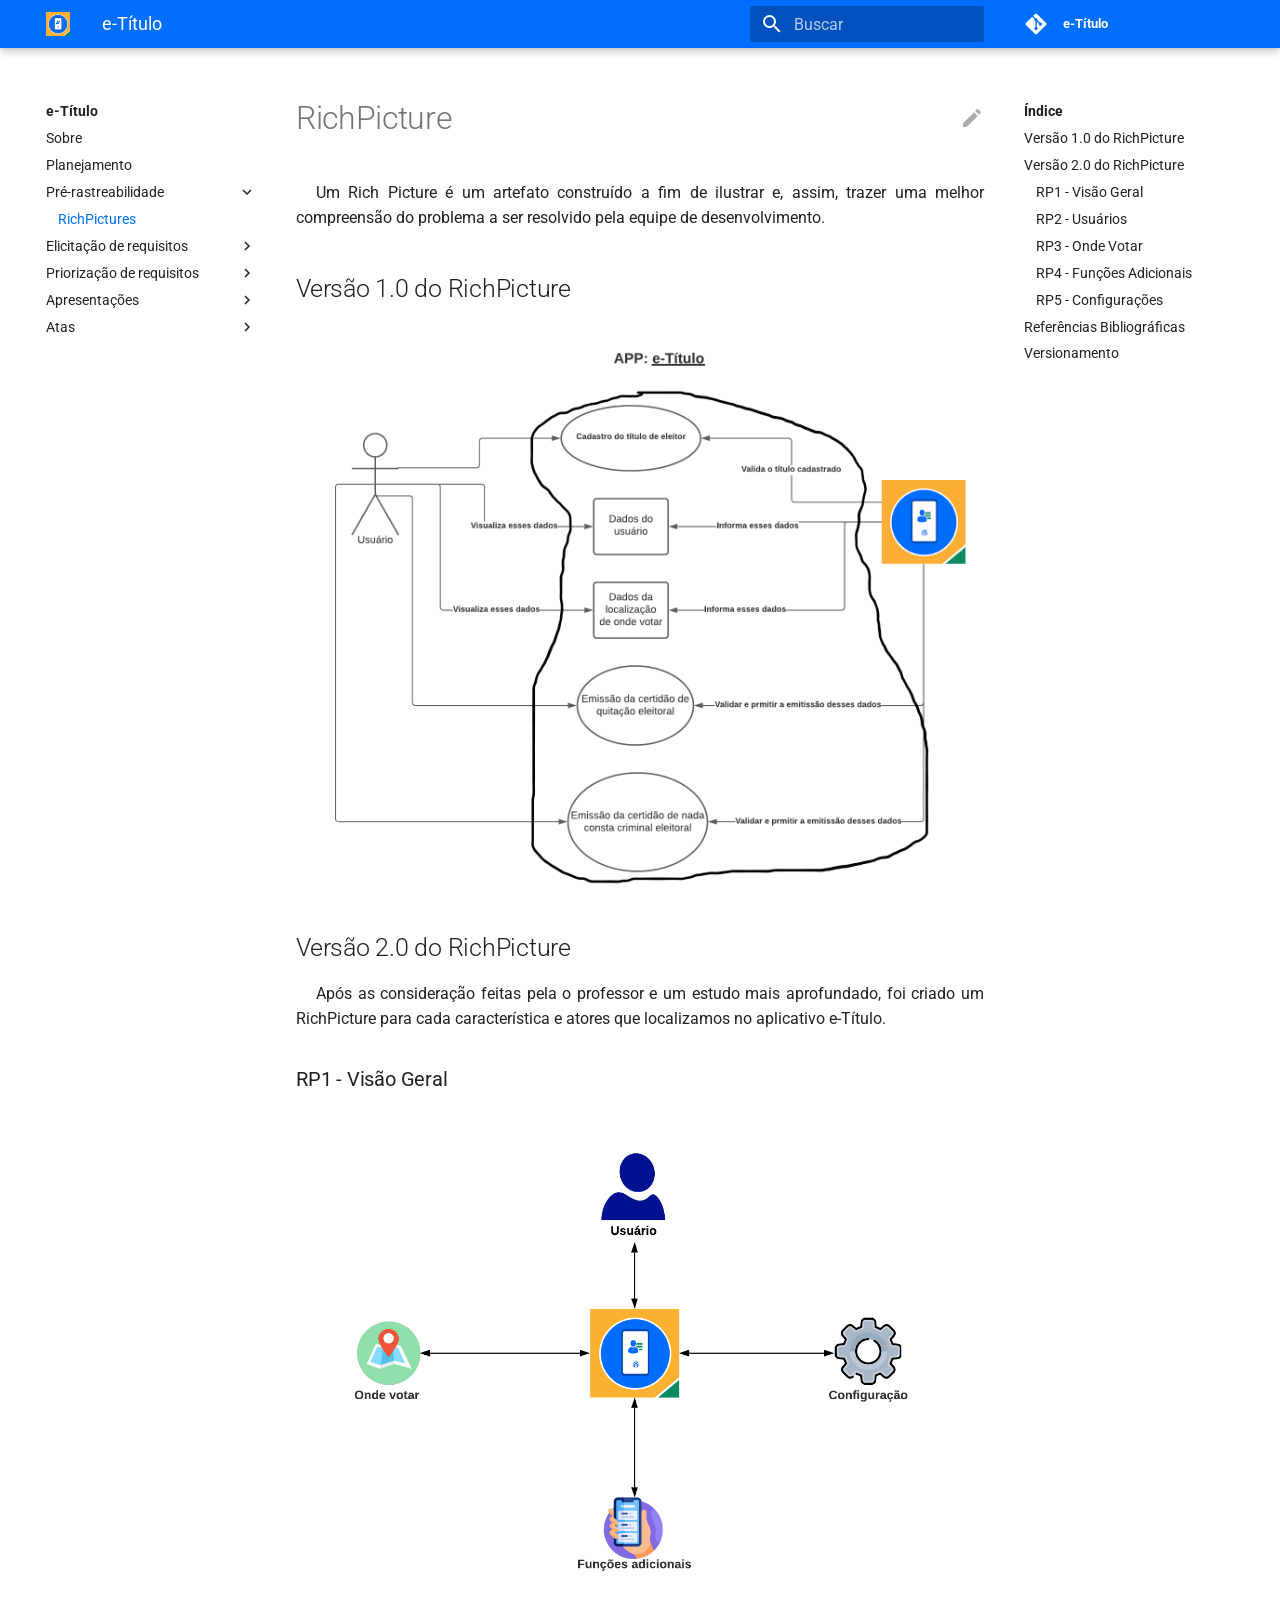
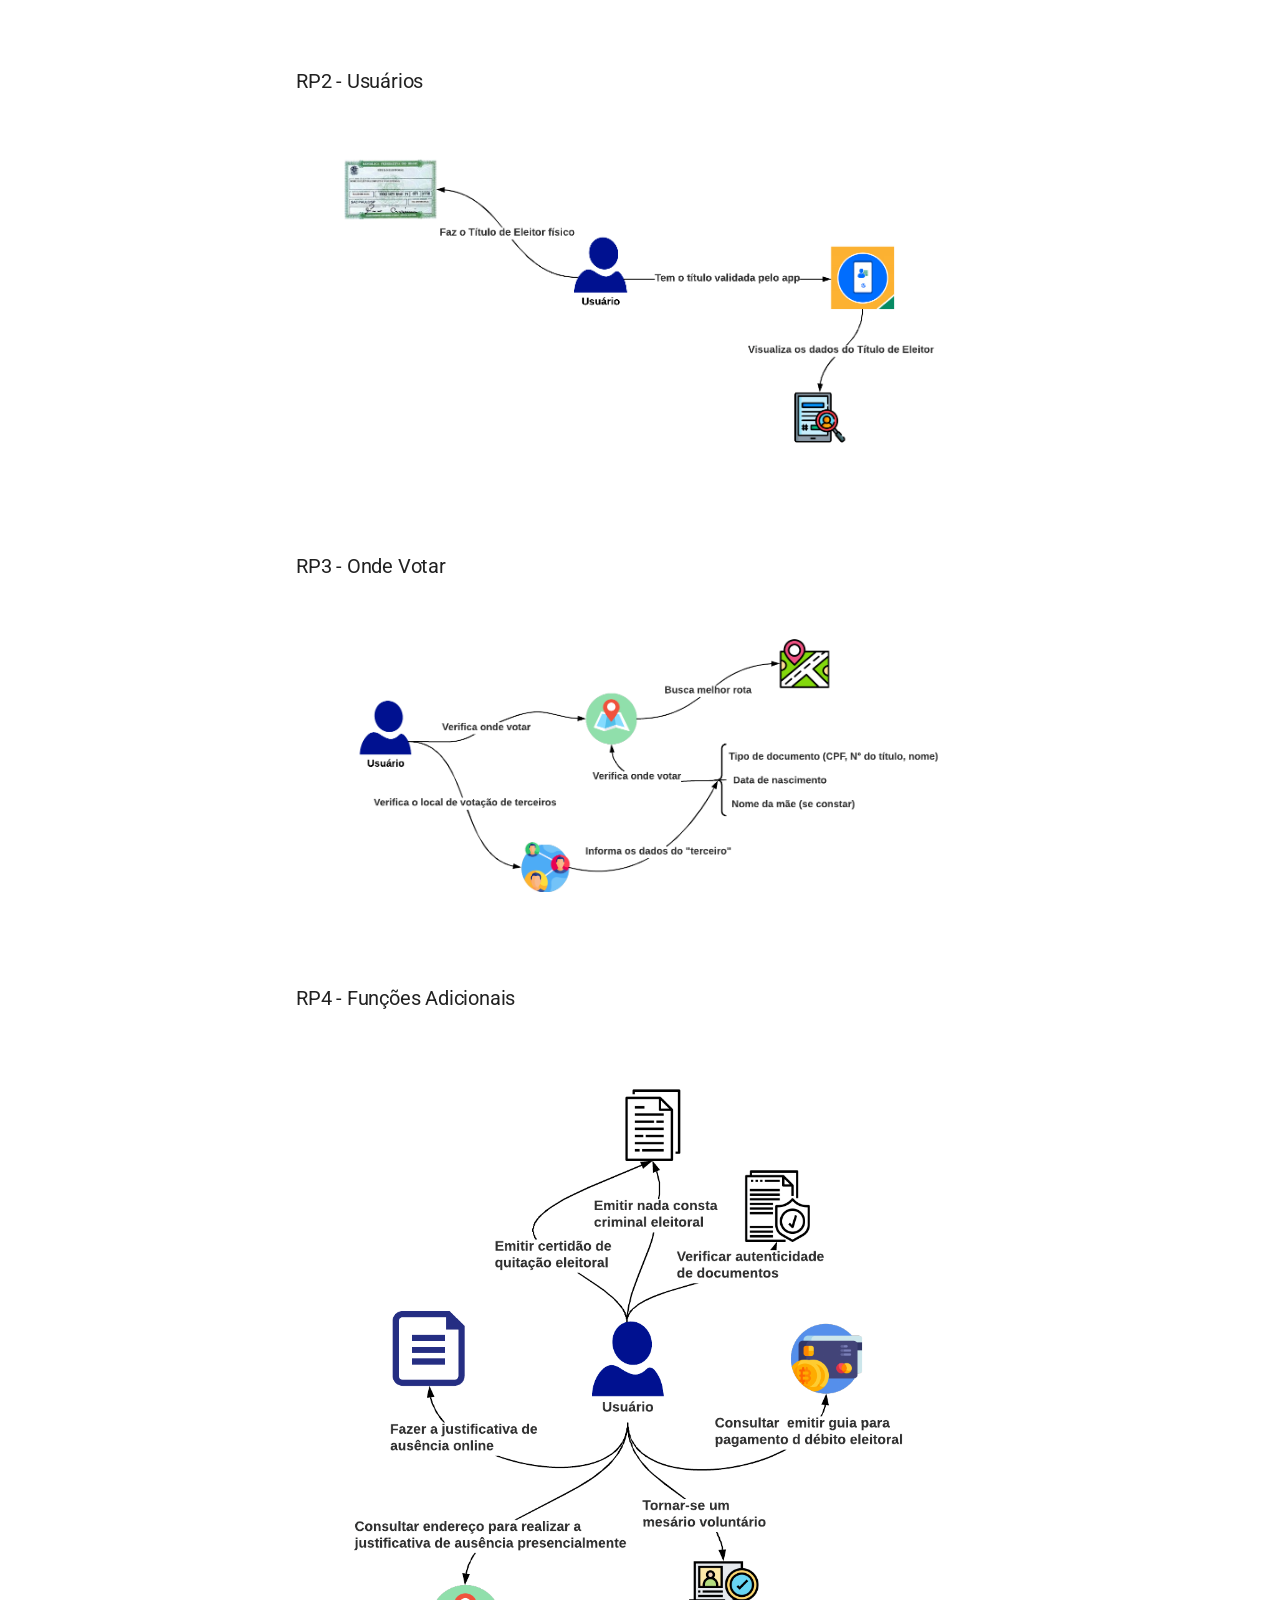
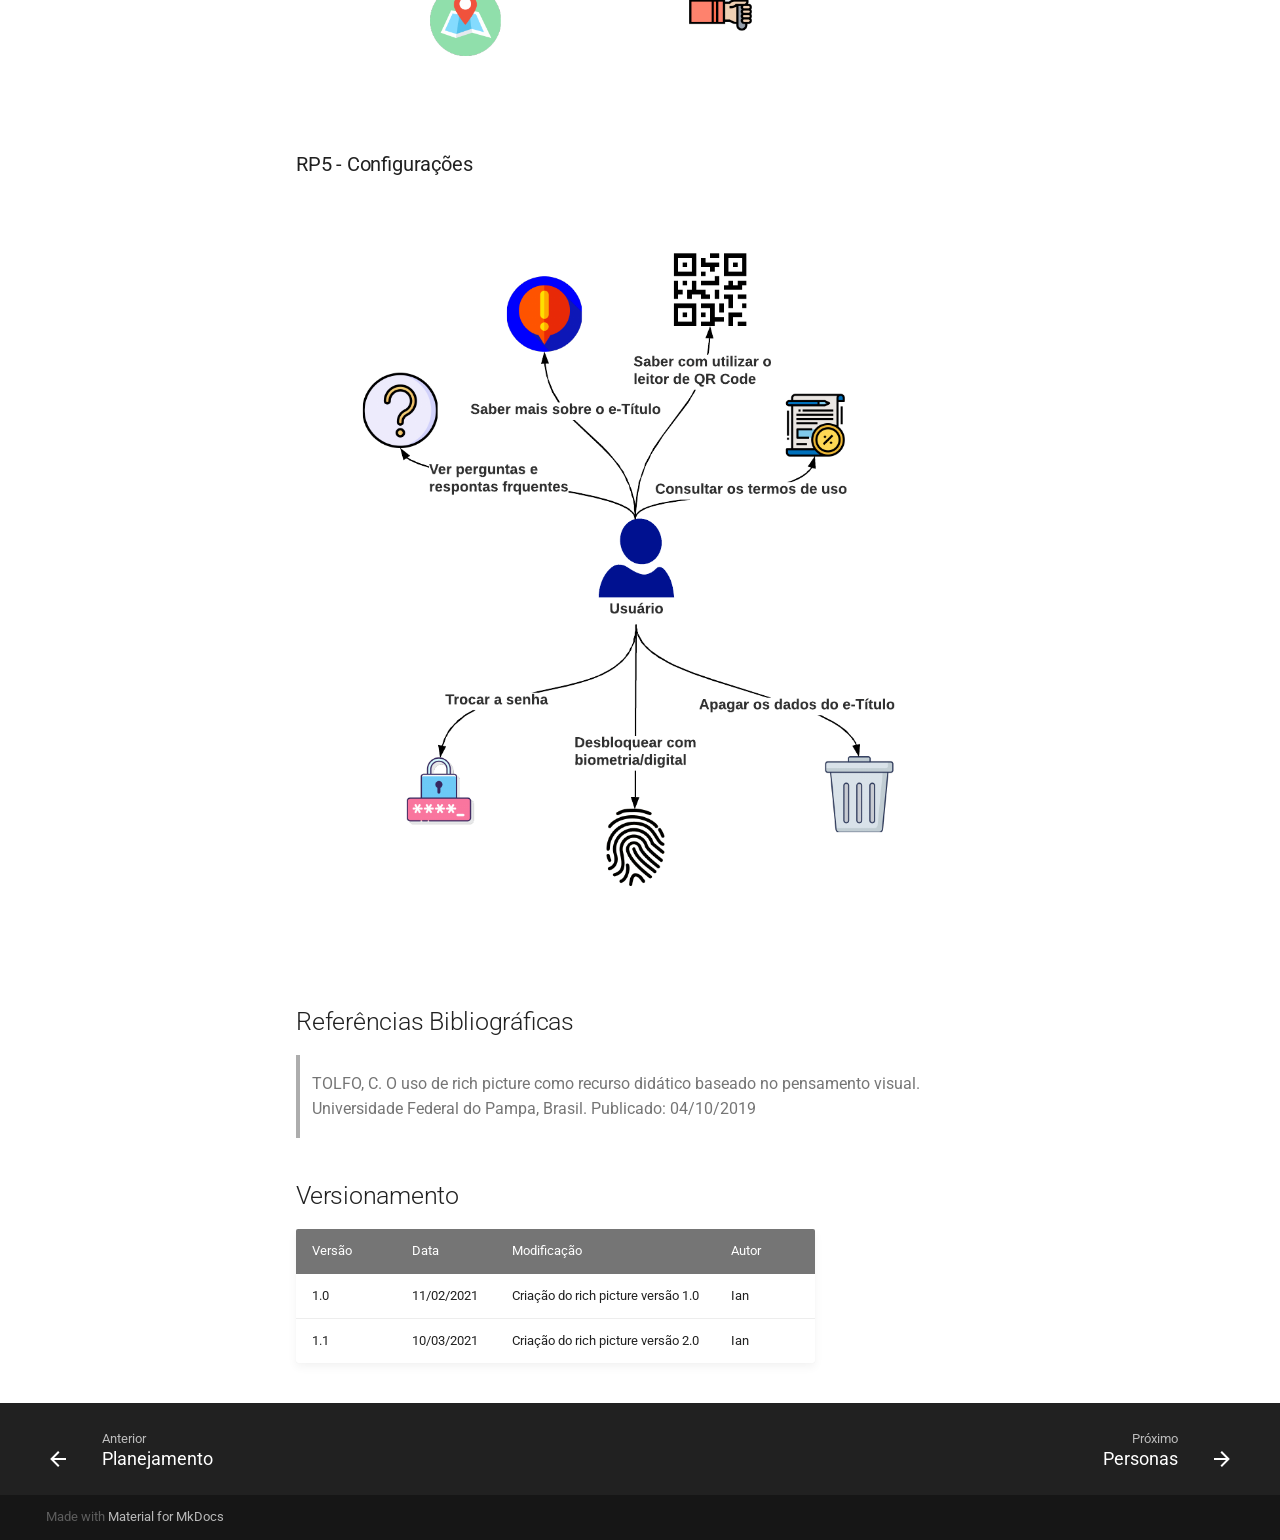
<file: pre_rastreabilidade/rich_pictures/index.html>
<!doctype html>
<html lang="pt" class="no-js">
  <head>
    
      <meta charset="utf-8">
      <meta name="viewport" content="width=device-width,initial-scale=1">
      
      
      
      
      <link rel="shortcut icon" href="../../assets/icons/codercat.png">
      <meta name="generator" content="mkdocs-1.1.2, mkdocs-material-7.0.5">
    
    
      
        <title>RichPictures - e-Título</title>
      
    
    
      <link rel="stylesheet" href="../../assets/stylesheets/main.77f3fd56.min.css">
      
        
        <link rel="stylesheet" href="../../assets/stylesheets/palette.7fa14f5b.min.css">
        
      
    
    
    
      
        
        <link rel="preconnect" href="https://fonts.gstatic.com" crossorigin>
        <link rel="stylesheet" href="https://fonts.googleapis.com/css?family=Roboto:300,400,400i,700%7CRoboto+Mono&display=fallback">
        <style>:root{--md-text-font-family:"Roboto";--md-code-font-family:"Roboto Mono"}</style>
      
    
    
    
      <link rel="stylesheet" href="../../stylesheets/extra.css">
    
    
      
    
    
  </head>
  
  
    
    
    
    
    
    <body dir="ltr" data-md-color-scheme="" data-md-color-primary="none" data-md-color-accent="none">
      
  
    
    <input class="md-toggle" data-md-toggle="drawer" type="checkbox" id="__drawer" autocomplete="off">
    <input class="md-toggle" data-md-toggle="search" type="checkbox" id="__search" autocomplete="off">
    <label class="md-overlay" for="__drawer"></label>
    <div data-md-component="skip">
      
        
        <a href="#richpicture" class="md-skip">
          Ir para o conteúdo
        </a>
      
    </div>
    <div data-md-component="announce">
      
    </div>
    
      

<header class="md-header" data-md-component="header">
  <nav class="md-header__inner md-grid" aria-label="Header">
    <a href="../.." title="e-Título" class="md-header__button md-logo" aria-label="e-Título">
      
  <img src="../../assets/icons/eTitulo.png" alt="logo">

    </a>
    <label class="md-header__button md-icon" for="__drawer">
      <svg xmlns="http://www.w3.org/2000/svg" viewBox="0 0 24 24"><path d="M3 6h18v2H3V6m0 5h18v2H3v-2m0 5h18v2H3v-2z"/></svg>
    </label>
    <div class="md-header__title" data-md-component="header-title">
      <div class="md-header__ellipsis">
        <div class="md-header__topic">
          <span class="md-ellipsis">
            e-Título
          </span>
        </div>
        <div class="md-header__topic" data-md-component="header-topic">
          <span class="md-ellipsis">
            
              RichPictures
            
          </span>
        </div>
      </div>
    </div>
    <div class="md-header__options">
      
    </div>
    
      <label class="md-header__button md-icon" for="__search">
        <svg xmlns="http://www.w3.org/2000/svg" viewBox="0 0 24 24"><path d="M9.5 3A6.5 6.5 0 0 1 16 9.5c0 1.61-.59 3.09-1.56 4.23l.27.27h.79l5 5-1.5 1.5-5-5v-.79l-.27-.27A6.516 6.516 0 0 1 9.5 16 6.5 6.5 0 0 1 3 9.5 6.5 6.5 0 0 1 9.5 3m0 2C7 5 5 7 5 9.5S7 14 9.5 14 14 12 14 9.5 12 5 9.5 5z"/></svg>
      </label>
      
<div class="md-search" data-md-component="search" role="dialog">
  <label class="md-search__overlay" for="__search"></label>
  <div class="md-search__inner" role="search">
    <form class="md-search__form" name="search">
      <input type="text" class="md-search__input" name="query" aria-label="Buscar" placeholder="Buscar" autocapitalize="off" autocorrect="off" autocomplete="off" spellcheck="false" data-md-component="search-query" data-md-state="active" required>
      <label class="md-search__icon md-icon" for="__search">
        <svg xmlns="http://www.w3.org/2000/svg" viewBox="0 0 24 24"><path d="M9.5 3A6.5 6.5 0 0 1 16 9.5c0 1.61-.59 3.09-1.56 4.23l.27.27h.79l5 5-1.5 1.5-5-5v-.79l-.27-.27A6.516 6.516 0 0 1 9.5 16 6.5 6.5 0 0 1 3 9.5 6.5 6.5 0 0 1 9.5 3m0 2C7 5 5 7 5 9.5S7 14 9.5 14 14 12 14 9.5 12 5 9.5 5z"/></svg>
        <svg xmlns="http://www.w3.org/2000/svg" viewBox="0 0 24 24"><path d="M20 11v2H8l5.5 5.5-1.42 1.42L4.16 12l7.92-7.92L13.5 5.5 8 11h12z"/></svg>
      </label>
      <button type="reset" class="md-search__icon md-icon" aria-label="Clear" tabindex="-1">
        <svg xmlns="http://www.w3.org/2000/svg" viewBox="0 0 24 24"><path d="M19 6.41L17.59 5 12 10.59 6.41 5 5 6.41 10.59 12 5 17.59 6.41 19 12 13.41 17.59 19 19 17.59 13.41 12 19 6.41z"/></svg>
      </button>
    </form>
    <div class="md-search__output">
      <div class="md-search__scrollwrap" data-md-scrollfix>
        <div class="md-search-result" data-md-component="search-result">
          <div class="md-search-result__meta">
            Initializing search
          </div>
          <ol class="md-search-result__list"></ol>
        </div>
      </div>
    </div>
  </div>
</div>
    
    
      <div class="md-header__source">
        
<a href="https://github.com/Requisitos-de-Software/2020.2-e-Titulo/" title="Ir ao repositório" class="md-source" data-md-component="source">
  <div class="md-source__icon md-icon">
    
    <svg xmlns="http://www.w3.org/2000/svg" viewBox="0 0 448 512"><path d="M439.55 236.05L244 40.45a28.87 28.87 0 0 0-40.81 0l-40.66 40.63 51.52 51.52c27.06-9.14 52.68 16.77 43.39 43.68l49.66 49.66c34.23-11.8 61.18 31 35.47 56.69-26.49 26.49-70.21-2.87-56-37.34L240.22 199v121.85c25.3 12.54 22.26 41.85 9.08 55a34.34 34.34 0 0 1-48.55 0c-17.57-17.6-11.07-46.91 11.25-56v-123c-20.8-8.51-24.6-30.74-18.64-45L142.57 101 8.45 235.14a28.86 28.86 0 0 0 0 40.81l195.61 195.6a28.86 28.86 0 0 0 40.8 0l194.69-194.69a28.86 28.86 0 0 0 0-40.81z"/></svg>
  </div>
  <div class="md-source__repository">
    e-Título
  </div>
</a>
      </div>
    
  </nav>
</header>
    
    <div class="md-container" data-md-component="container">
      
      
        
      
      <main class="md-main" data-md-component="main">
        <div class="md-main__inner md-grid">
          
            
              
              <div class="md-sidebar md-sidebar--primary" data-md-component="sidebar" data-md-type="navigation" >
                <div class="md-sidebar__scrollwrap">
                  <div class="md-sidebar__inner">
                    




<nav class="md-nav md-nav--primary" aria-label="Navigation" data-md-level="0">
  <label class="md-nav__title" for="__drawer">
    <a href="../.." title="e-Título" class="md-nav__button md-logo" aria-label="e-Título">
      
  <img src="../../assets/icons/eTitulo.png" alt="logo">

    </a>
    e-Título
  </label>
  
    <div class="md-nav__source">
      
<a href="https://github.com/Requisitos-de-Software/2020.2-e-Titulo/" title="Ir ao repositório" class="md-source" data-md-component="source">
  <div class="md-source__icon md-icon">
    
    <svg xmlns="http://www.w3.org/2000/svg" viewBox="0 0 448 512"><path d="M439.55 236.05L244 40.45a28.87 28.87 0 0 0-40.81 0l-40.66 40.63 51.52 51.52c27.06-9.14 52.68 16.77 43.39 43.68l49.66 49.66c34.23-11.8 61.18 31 35.47 56.69-26.49 26.49-70.21-2.87-56-37.34L240.22 199v121.85c25.3 12.54 22.26 41.85 9.08 55a34.34 34.34 0 0 1-48.55 0c-17.57-17.6-11.07-46.91 11.25-56v-123c-20.8-8.51-24.6-30.74-18.64-45L142.57 101 8.45 235.14a28.86 28.86 0 0 0 0 40.81l195.61 195.6a28.86 28.86 0 0 0 40.8 0l194.69-194.69a28.86 28.86 0 0 0 0-40.81z"/></svg>
  </div>
  <div class="md-source__repository">
    e-Título
  </div>
</a>
    </div>
  
  <ul class="md-nav__list" data-md-scrollfix>
    
      
      
      

  
  
  
    <li class="md-nav__item">
      <a href="../.." class="md-nav__link">
        Sobre
      </a>
    </li>
  

    
      
      
      

  
  
  
    <li class="md-nav__item">
      <a href="../../planejamento/" class="md-nav__link">
        Planejamento
      </a>
    </li>
  

    
      
      
      

  
  
    
  
  
    
    <li class="md-nav__item md-nav__item--active md-nav__item--nested">
      
      
        <input class="md-nav__toggle md-toggle" data-md-toggle="__nav_3" type="checkbox" id="__nav_3" checked>
      
      <label class="md-nav__link" for="__nav_3">
        Pré-rastreabilidade
        <span class="md-nav__icon md-icon"></span>
      </label>
      <nav class="md-nav" aria-label="Pré-rastreabilidade" data-md-level="1">
        <label class="md-nav__title" for="__nav_3">
          <span class="md-nav__icon md-icon"></span>
          Pré-rastreabilidade
        </label>
        <ul class="md-nav__list" data-md-scrollfix>
          
            
  
  
    
  
  
    <li class="md-nav__item md-nav__item--active">
      
      <input class="md-nav__toggle md-toggle" data-md-toggle="toc" type="checkbox" id="__toc">
      
        
      
      
        <label class="md-nav__link md-nav__link--active" for="__toc">
          RichPictures
          <span class="md-nav__icon md-icon"></span>
        </label>
      
      <a href="./" class="md-nav__link md-nav__link--active">
        RichPictures
      </a>
      
        
<nav class="md-nav md-nav--secondary" aria-label="Índice">
  
  
    
  
  
    <label class="md-nav__title" for="__toc">
      <span class="md-nav__icon md-icon"></span>
      Índice
    </label>
    <ul class="md-nav__list" data-md-component="toc" data-md-scrollfix>
      
        <li class="md-nav__item">
  <a href="#versao-10-do-richpicture" class="md-nav__link">
    Versão 1.0 do RichPicture
  </a>
  
</li>
      
        <li class="md-nav__item">
  <a href="#versao-20-do-richpicture" class="md-nav__link">
    Versão 2.0 do RichPicture
  </a>
  
    <nav class="md-nav" aria-label="Versão 2.0 do RichPicture">
      <ul class="md-nav__list">
        
          <li class="md-nav__item">
  <a href="#rp1-visao-geral" class="md-nav__link">
    RP1 - Visão Geral
  </a>
  
</li>
        
          <li class="md-nav__item">
  <a href="#rp2-usuarios" class="md-nav__link">
    RP2 - Usuários
  </a>
  
</li>
        
          <li class="md-nav__item">
  <a href="#rp3-onde-votar" class="md-nav__link">
    RP3 - Onde Votar
  </a>
  
</li>
        
          <li class="md-nav__item">
  <a href="#rp4-funcoes-adicionais" class="md-nav__link">
    RP4 - Funções Adicionais
  </a>
  
</li>
        
          <li class="md-nav__item">
  <a href="#rp5-configuracoes" class="md-nav__link">
    RP5 - Configurações
  </a>
  
</li>
        
      </ul>
    </nav>
  
</li>
      
        <li class="md-nav__item">
  <a href="#referencias-bibliograficas" class="md-nav__link">
    Referências Bibliográficas
  </a>
  
</li>
      
        <li class="md-nav__item">
  <a href="#versionamento" class="md-nav__link">
    Versionamento
  </a>
  
</li>
      
    </ul>
  
</nav>
      
    </li>
  

          
        </ul>
      </nav>
    </li>
  

    
      
      
      

  
  
  
    
    <li class="md-nav__item md-nav__item--nested">
      
      
        <input class="md-nav__toggle md-toggle" data-md-toggle="__nav_4" type="checkbox" id="__nav_4" >
      
      <label class="md-nav__link" for="__nav_4">
        Elicitação de requisitos
        <span class="md-nav__icon md-icon"></span>
      </label>
      <nav class="md-nav" aria-label="Elicitação de requisitos" data-md-level="1">
        <label class="md-nav__title" for="__nav_4">
          <span class="md-nav__icon md-icon"></span>
          Elicitação de requisitos
        </label>
        <ul class="md-nav__list" data-md-scrollfix>
          
            
  
  
  
    <li class="md-nav__item">
      <a href="../../elicitacao/personas/" class="md-nav__link">
        Personas
      </a>
    </li>
  

          
            
  
  
  
    
    <li class="md-nav__item md-nav__item--nested">
      
      
        <input class="md-nav__toggle md-toggle" data-md-toggle="__nav_4_2" type="checkbox" id="__nav_4_2" >
      
      <label class="md-nav__link" for="__nav_4_2">
        Técnicas
        <span class="md-nav__icon md-icon"></span>
      </label>
      <nav class="md-nav" aria-label="Técnicas" data-md-level="2">
        <label class="md-nav__title" for="__nav_4_2">
          <span class="md-nav__icon md-icon"></span>
          Técnicas
        </label>
        <ul class="md-nav__list" data-md-scrollfix>
          
            
  
  
  
    <li class="md-nav__item">
      <a href="../../elicitacao/tecnicas/brainstorming/" class="md-nav__link">
        Brainstorming
      </a>
    </li>
  

          
            
  
  
  
    <li class="md-nav__item">
      <a href="../../elicitacao/tecnicas/introspeccao/" class="md-nav__link">
        Introspecção
      </a>
    </li>
  

          
            
  
  
  
    <li class="md-nav__item">
      <a href="../../elicitacao/tecnicas/questionario/" class="md-nav__link">
        Questionário
      </a>
    </li>
  

          
        </ul>
      </nav>
    </li>
  

          
            
  
  
  
    <li class="md-nav__item">
      <a href="../../elicitacao/requisitos/" class="md-nav__link">
        Requisitos elicitados
      </a>
    </li>
  

          
        </ul>
      </nav>
    </li>
  

    
      
      
      

  
  
  
    
    <li class="md-nav__item md-nav__item--nested">
      
      
        <input class="md-nav__toggle md-toggle" data-md-toggle="__nav_5" type="checkbox" id="__nav_5" >
      
      <label class="md-nav__link" for="__nav_5">
        Priorização de requisitos
        <span class="md-nav__icon md-icon"></span>
      </label>
      <nav class="md-nav" aria-label="Priorização de requisitos" data-md-level="1">
        <label class="md-nav__title" for="__nav_5">
          <span class="md-nav__icon md-icon"></span>
          Priorização de requisitos
        </label>
        <ul class="md-nav__list" data-md-scrollfix>
          
            
  
  
  
    <li class="md-nav__item">
      <a href="../../priorizacao/moscow/" class="md-nav__link">
        MoSCoW
      </a>
    </li>
  

          
            
  
  
  
    <li class="md-nav__item">
      <a href="../../priorizacao/valor_custo_risco/" class="md-nav__link">
        Valor, Custo e Risco
      </a>
    </li>
  

          
        </ul>
      </nav>
    </li>
  

    
      
      
      

  
  
  
    
    <li class="md-nav__item md-nav__item--nested">
      
      
        <input class="md-nav__toggle md-toggle" data-md-toggle="__nav_6" type="checkbox" id="__nav_6" >
      
      <label class="md-nav__link" for="__nav_6">
        Apresentações
        <span class="md-nav__icon md-icon"></span>
      </label>
      <nav class="md-nav" aria-label="Apresentações" data-md-level="1">
        <label class="md-nav__title" for="__nav_6">
          <span class="md-nav__icon md-icon"></span>
          Apresentações
        </label>
        <ul class="md-nav__list" data-md-scrollfix>
          
            
  
  
  
    <li class="md-nav__item">
      <a href="../../apresentacoes/apresentacao1/" class="md-nav__link">
        Apresentação 1
      </a>
    </li>
  

          
            
  
  
  
    <li class="md-nav__item">
      <a href="../../apresentacoes/apresentacao2/" class="md-nav__link">
        Apresentação 2
      </a>
    </li>
  

          
        </ul>
      </nav>
    </li>
  

    
      
      
      

  
  
  
    
    <li class="md-nav__item md-nav__item--nested">
      
      
        <input class="md-nav__toggle md-toggle" data-md-toggle="__nav_7" type="checkbox" id="__nav_7" >
      
      <label class="md-nav__link" for="__nav_7">
        Atas
        <span class="md-nav__icon md-icon"></span>
      </label>
      <nav class="md-nav" aria-label="Atas" data-md-level="1">
        <label class="md-nav__title" for="__nav_7">
          <span class="md-nav__icon md-icon"></span>
          Atas
        </label>
        <ul class="md-nav__list" data-md-scrollfix>
          
            
  
  
  
    <li class="md-nav__item">
      <a href="../../atas/reuniao_03_03/" class="md-nav__link">
        03/03/2021
      </a>
    </li>
  

          
            
  
  
  
    <li class="md-nav__item">
      <a href="../../atas/reuniao_03_10/" class="md-nav__link">
        10/03/2021
      </a>
    </li>
  

          
        </ul>
      </nav>
    </li>
  

    
  </ul>
</nav>
                  </div>
                </div>
              </div>
            
            
              
              <div class="md-sidebar md-sidebar--secondary" data-md-component="sidebar" data-md-type="toc" >
                <div class="md-sidebar__scrollwrap">
                  <div class="md-sidebar__inner">
                    
<nav class="md-nav md-nav--secondary" aria-label="Índice">
  
  
    
  
  
    <label class="md-nav__title" for="__toc">
      <span class="md-nav__icon md-icon"></span>
      Índice
    </label>
    <ul class="md-nav__list" data-md-component="toc" data-md-scrollfix>
      
        <li class="md-nav__item">
  <a href="#versao-10-do-richpicture" class="md-nav__link">
    Versão 1.0 do RichPicture
  </a>
  
</li>
      
        <li class="md-nav__item">
  <a href="#versao-20-do-richpicture" class="md-nav__link">
    Versão 2.0 do RichPicture
  </a>
  
    <nav class="md-nav" aria-label="Versão 2.0 do RichPicture">
      <ul class="md-nav__list">
        
          <li class="md-nav__item">
  <a href="#rp1-visao-geral" class="md-nav__link">
    RP1 - Visão Geral
  </a>
  
</li>
        
          <li class="md-nav__item">
  <a href="#rp2-usuarios" class="md-nav__link">
    RP2 - Usuários
  </a>
  
</li>
        
          <li class="md-nav__item">
  <a href="#rp3-onde-votar" class="md-nav__link">
    RP3 - Onde Votar
  </a>
  
</li>
        
          <li class="md-nav__item">
  <a href="#rp4-funcoes-adicionais" class="md-nav__link">
    RP4 - Funções Adicionais
  </a>
  
</li>
        
          <li class="md-nav__item">
  <a href="#rp5-configuracoes" class="md-nav__link">
    RP5 - Configurações
  </a>
  
</li>
        
      </ul>
    </nav>
  
</li>
      
        <li class="md-nav__item">
  <a href="#referencias-bibliograficas" class="md-nav__link">
    Referências Bibliográficas
  </a>
  
</li>
      
        <li class="md-nav__item">
  <a href="#versionamento" class="md-nav__link">
    Versionamento
  </a>
  
</li>
      
    </ul>
  
</nav>
                  </div>
                </div>
              </div>
            
          
          <div class="md-content" data-md-component="content">
            <article class="md-content__inner md-typeset">
              
                
                  <a href="https://github.com/Requisitos-de-Software/2020.2-e-Titulo/edit/master/docs/pre_rastreabilidade/rich_pictures.md" title="Editar esta página" class="md-content__button md-icon">
                    <svg xmlns="http://www.w3.org/2000/svg" viewBox="0 0 24 24"><path d="M20.71 7.04c.39-.39.39-1.04 0-1.41l-2.34-2.34c-.37-.39-1.02-.39-1.41 0l-1.84 1.83 3.75 3.75M3 17.25V21h3.75L17.81 9.93l-3.75-3.75L3 17.25z"/></svg>
                  </a>
                
                
                <h1 id="richpicture">RichPicture</h1>
<p style="text-indent: 20px; text-align: justify">
Um Rich Picture é um artefato construído a fim de ilustrar e, assim, trazer uma melhor compreensão do problema a ser resolvido pela equipe de desenvolvimento.
</p>

<h2 id="versao-10-do-richpicture">Versão 1.0 do RichPicture</h2>
<div style="display: flex; justify-content: center">
  <img width="800" src="../../assets/richPictures/richPicture.png" />
</div>

<h2 id="versao-20-do-richpicture">Versão 2.0 do RichPicture</h2>
<p style="text-indent: 20px; text-align: justify">
Após as consideração feitas pela o professor e um estudo mais aprofundado, foi criado um RichPicture para cada característica e atores que localizamos no aplicativo e-Título.
</p>

<h3 id="rp1-visao-geral">RP1 - Visão Geral</h3>
<div style="display: flex; justify-content: center">
  <img width="800" src="../../assets/richPictures/visaoGeral.png" />
</div>

<h3 id="rp2-usuarios">RP2 - Usuários</h3>
<div style="display: flex; justify-content: center">
  <img width="800" src="../../assets/richPictures/usuarios.png" />
</div>

<h3 id="rp3-onde-votar">RP3 - Onde Votar</h3>
<div style="display: flex; justify-content: center">
  <img width="800" src="../../assets/richPictures/ondeVotar.png" />
</div>

<h3 id="rp4-funcoes-adicionais">RP4 - Funções Adicionais</h3>
<div style="display: flex; justify-content: center">
  <img width="800" src="../../assets/richPictures/funcoesAdicionais.png" />
</div>

<h3 id="rp5-configuracoes">RP5 - Configurações</h3>
<div style="display: flex; justify-content: center">
  <img width="800" src="../../assets/richPictures/configuracoes.png" />
</div>

<h2 id="referencias-bibliograficas">Referências Bibliográficas</h2>
<blockquote>
<p>TOLFO, C. O uso de rich picture como recurso didático baseado no pensamento visual. Universidade Federal do Pampa, Brasil. Publicado: 04/10/2019</p>
</blockquote>
<h2 id="versionamento">Versionamento</h2>
<table>
<thead>
<tr>
<th>Versão</th>
<th>Data</th>
<th>Modificação</th>
<th>Autor</th>
</tr>
</thead>
<tbody>
<tr>
<td>1.0</td>
<td>11/02/2021</td>
<td>Criação do rich picture versão 1.0</td>
<td>Ian</td>
</tr>
<tr>
<td>1.1</td>
<td>10/03/2021</td>
<td>Criação do rich picture versão 2.0</td>
<td>Ian</td>
</tr>
</tbody>
</table>
                
              
              
                


              
            </article>
          </div>
        </div>
      </main>
      
        
<footer class="md-footer">
  
    <nav class="md-footer__inner md-grid" aria-label="Footer">
      
        <a href="../../planejamento/" class="md-footer__link md-footer__link--prev" rel="prev">
          <div class="md-footer__button md-icon">
            <svg xmlns="http://www.w3.org/2000/svg" viewBox="0 0 24 24"><path d="M20 11v2H8l5.5 5.5-1.42 1.42L4.16 12l7.92-7.92L13.5 5.5 8 11h12z"/></svg>
          </div>
          <div class="md-footer__title">
            <div class="md-ellipsis">
              <span class="md-footer__direction">
                Anterior
              </span>
              Planejamento
            </div>
          </div>
        </a>
      
      
        <a href="../../elicitacao/personas/" class="md-footer__link md-footer__link--next" rel="next">
          <div class="md-footer__title">
            <div class="md-ellipsis">
              <span class="md-footer__direction">
                Próximo
              </span>
              Personas
            </div>
          </div>
          <div class="md-footer__button md-icon">
            <svg xmlns="http://www.w3.org/2000/svg" viewBox="0 0 24 24"><path d="M4 11v2h12l-5.5 5.5 1.42 1.42L19.84 12l-7.92-7.92L10.5 5.5 16 11H4z"/></svg>
          </div>
        </a>
      
    </nav>
  
  <div class="md-footer-meta md-typeset">
    <div class="md-footer-meta__inner md-grid">
      <div class="md-footer-copyright">
        
        Made with
        <a href="https://squidfunk.github.io/mkdocs-material/" target="_blank" rel="noopener">
          Material for MkDocs
        </a>
        
      </div>
      
    </div>
  </div>
</footer>
      
    </div>
    <div class="md-dialog" data-md-component="dialog">
      <div class="md-dialog__inner md-typeset"></div>
    </div>
    <script id="__config" type="application/json">{"base": "../..", "features": [], "translations": {"clipboard.copy": "Copiar para \u00e1rea de transfer\u00eancia", "clipboard.copied": "Copiado para \u00e1rea de transfer\u00eancia", "search.config.lang": "pt", "search.config.pipeline": "trimmer, stopWordFilter", "search.config.separator": "[\\s\\-]+", "search.placeholder": "Buscar", "search.result.placeholder": "Digite para iniciar a busca", "search.result.none": "Nenhum resultado encontrado", "search.result.one": "1 resultado encontrado", "search.result.other": "# resultados encontrados", "search.result.more.one": "1 more on this page", "search.result.more.other": "# more on this page", "search.result.term.missing": "Missing"}, "search": "../../assets/javascripts/workers/search.fb4a9340.min.js", "version": null}</script>
    
    
      <script src="../../assets/javascripts/bundle.5cf3e710.min.js"></script>
      
    
  </body>
</html>
</file>
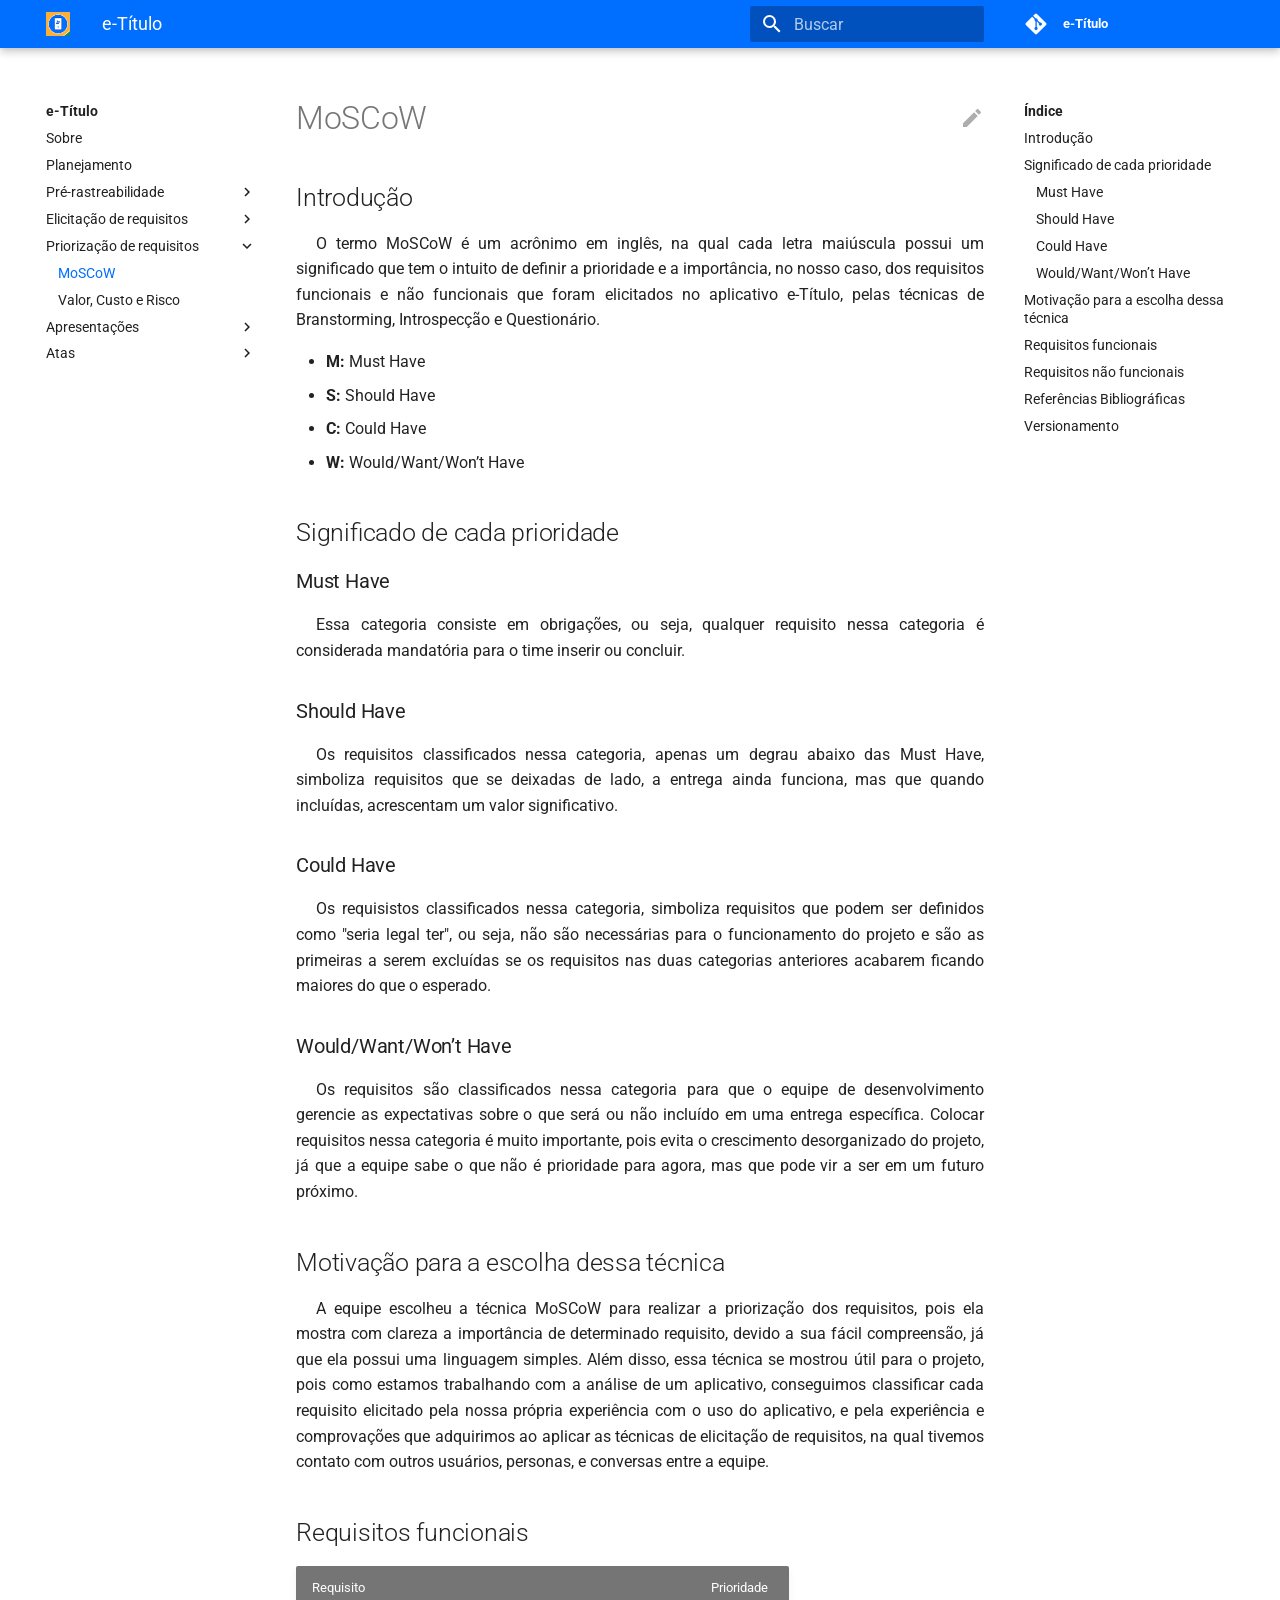
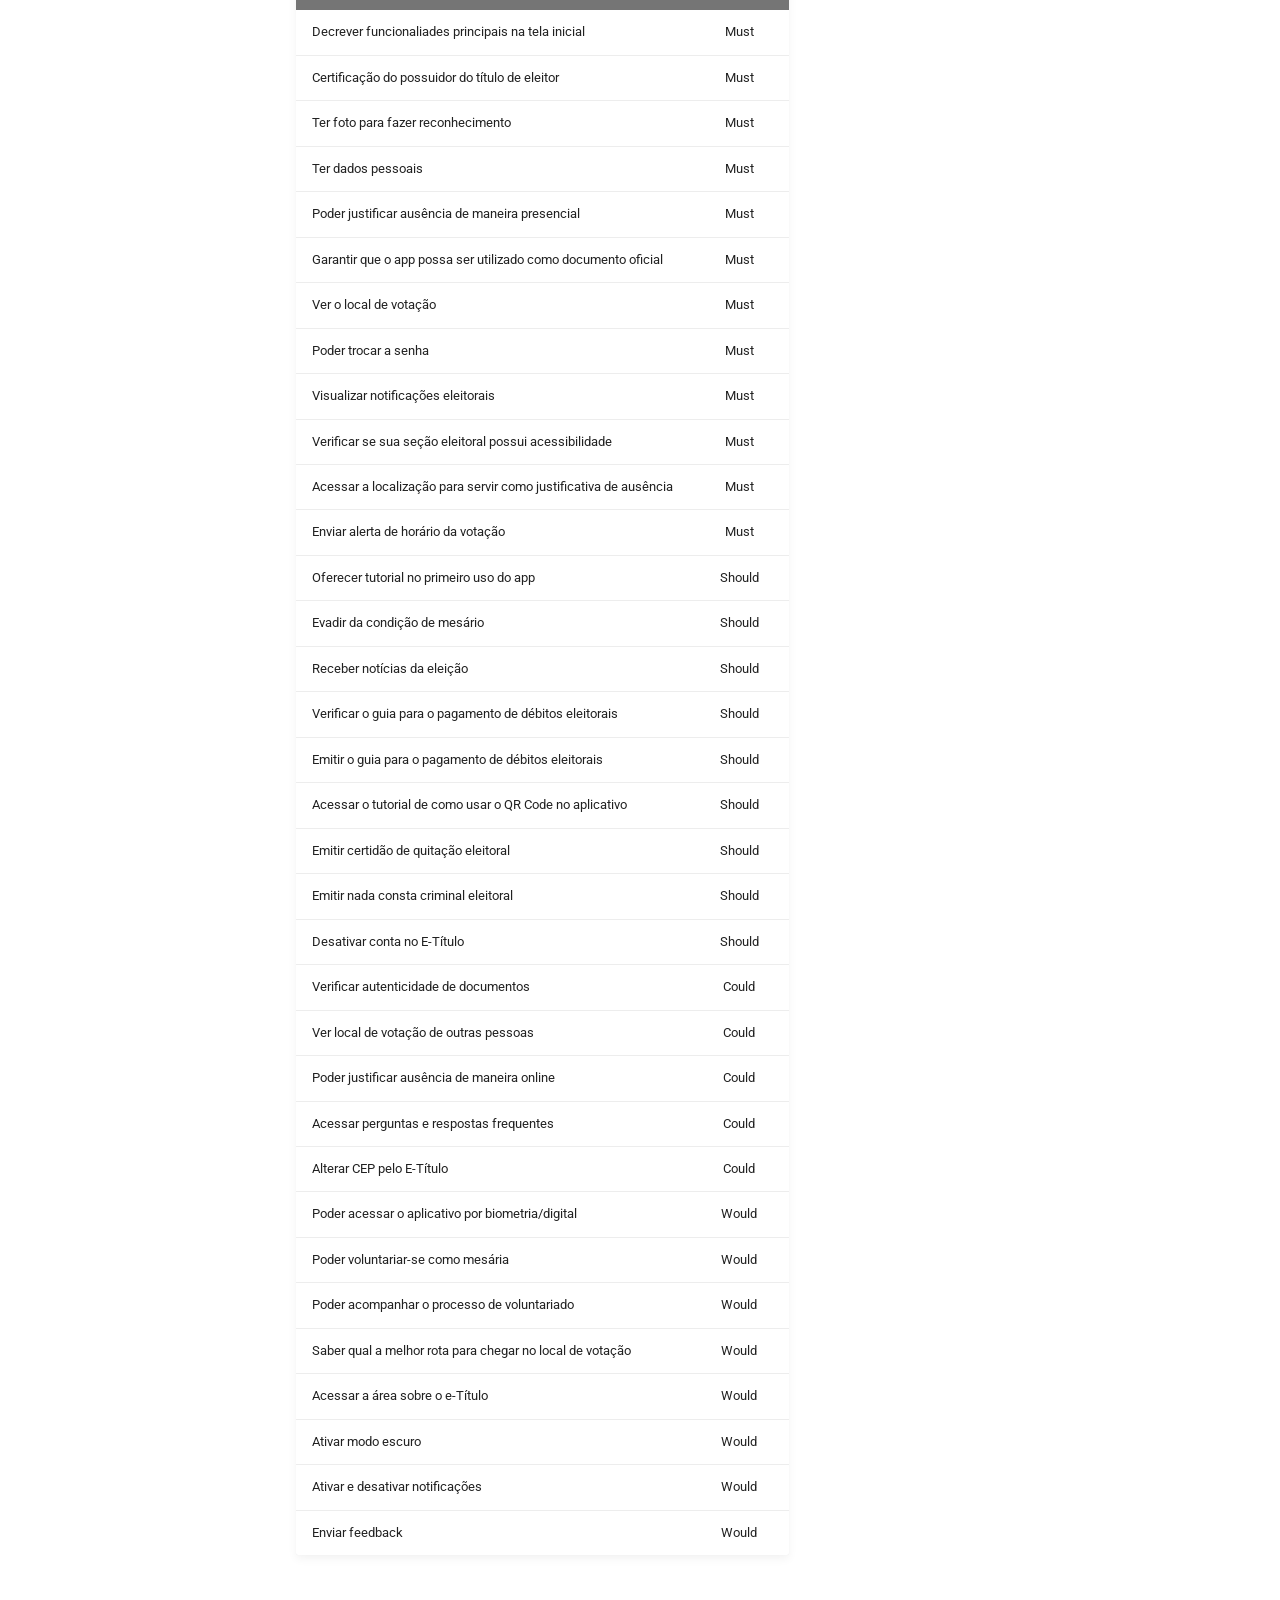
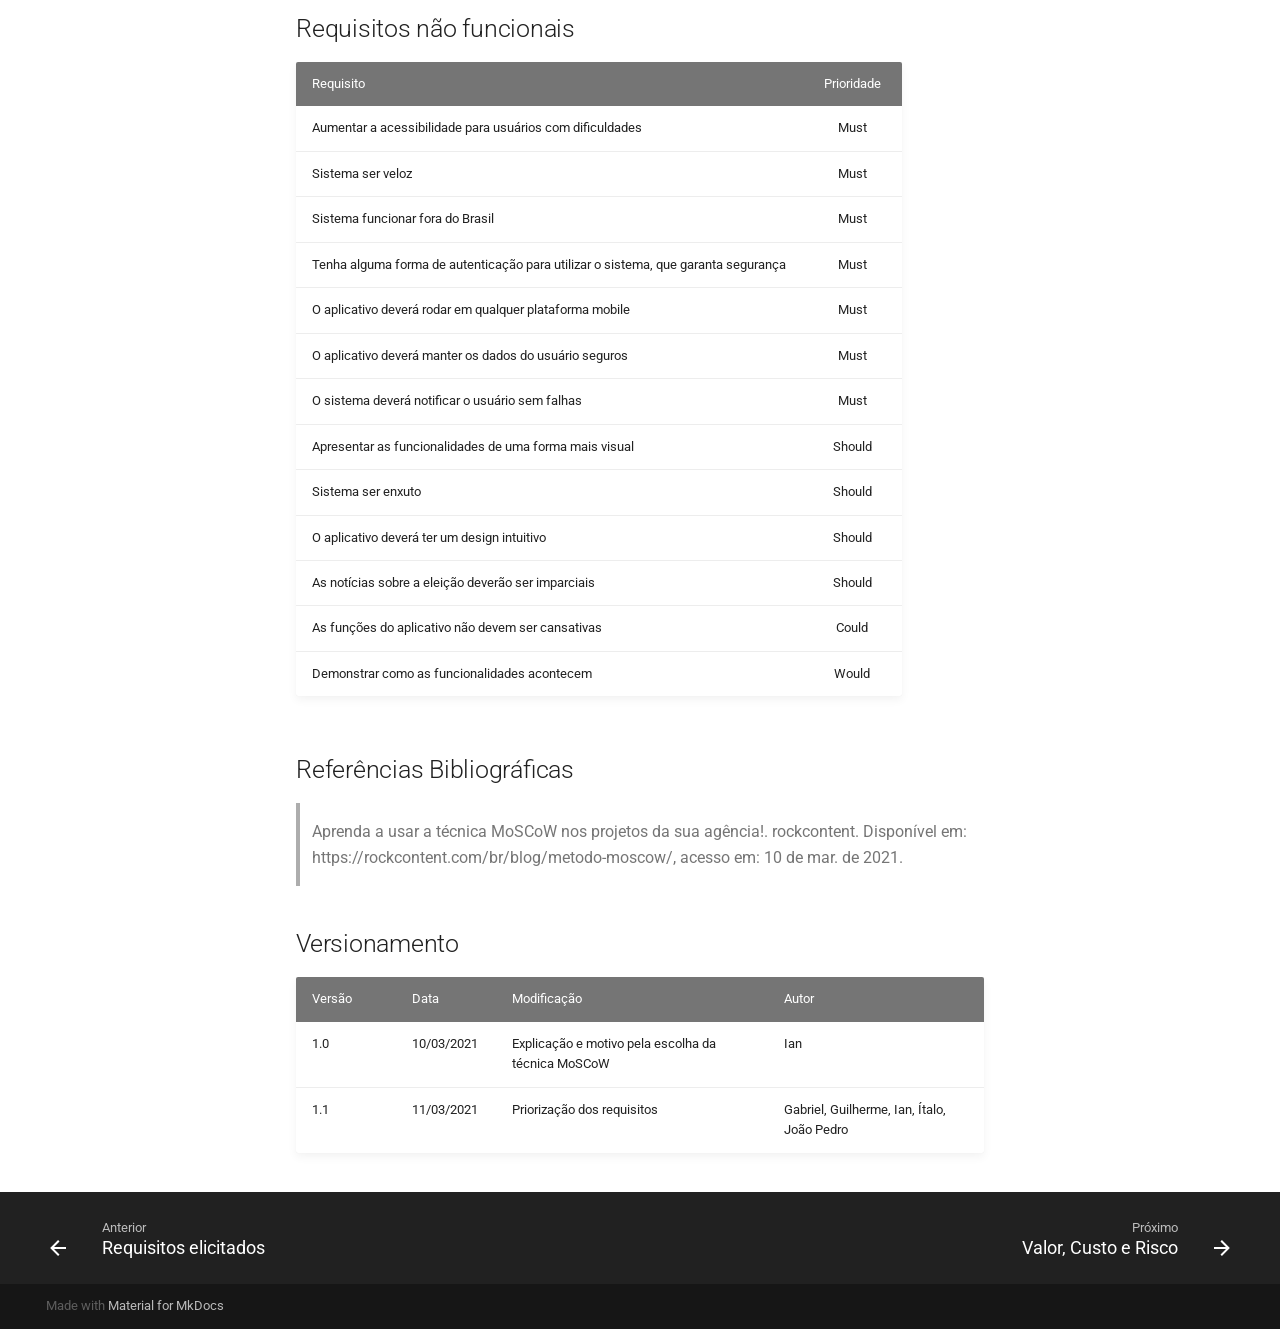
<file: priorizacao/moscow/index.html>
<!doctype html>
<html lang="pt" class="no-js">
  <head>
    
      <meta charset="utf-8">
      <meta name="viewport" content="width=device-width,initial-scale=1">
      
      
      
      
      <link rel="shortcut icon" href="../../assets/icons/codercat.png">
      <meta name="generator" content="mkdocs-1.1.2, mkdocs-material-7.0.5">
    
    
      
        <title>MoSCoW - e-Título</title>
      
    
    
      <link rel="stylesheet" href="../../assets/stylesheets/main.77f3fd56.min.css">
      
        
        <link rel="stylesheet" href="../../assets/stylesheets/palette.7fa14f5b.min.css">
        
      
    
    
    
      
        
        <link rel="preconnect" href="https://fonts.gstatic.com" crossorigin>
        <link rel="stylesheet" href="https://fonts.googleapis.com/css?family=Roboto:300,400,400i,700%7CRoboto+Mono&display=fallback">
        <style>:root{--md-text-font-family:"Roboto";--md-code-font-family:"Roboto Mono"}</style>
      
    
    
    
      <link rel="stylesheet" href="../../stylesheets/extra.css">
    
    
      
    
    
  </head>
  
  
    
    
    
    
    
    <body dir="ltr" data-md-color-scheme="" data-md-color-primary="none" data-md-color-accent="none">
      
  
    
    <input class="md-toggle" data-md-toggle="drawer" type="checkbox" id="__drawer" autocomplete="off">
    <input class="md-toggle" data-md-toggle="search" type="checkbox" id="__search" autocomplete="off">
    <label class="md-overlay" for="__drawer"></label>
    <div data-md-component="skip">
      
        
        <a href="#introducao" class="md-skip">
          Ir para o conteúdo
        </a>
      
    </div>
    <div data-md-component="announce">
      
    </div>
    
      

<header class="md-header" data-md-component="header">
  <nav class="md-header__inner md-grid" aria-label="Header">
    <a href="../.." title="e-Título" class="md-header__button md-logo" aria-label="e-Título">
      
  <img src="../../assets/icons/eTitulo.png" alt="logo">

    </a>
    <label class="md-header__button md-icon" for="__drawer">
      <svg xmlns="http://www.w3.org/2000/svg" viewBox="0 0 24 24"><path d="M3 6h18v2H3V6m0 5h18v2H3v-2m0 5h18v2H3v-2z"/></svg>
    </label>
    <div class="md-header__title" data-md-component="header-title">
      <div class="md-header__ellipsis">
        <div class="md-header__topic">
          <span class="md-ellipsis">
            e-Título
          </span>
        </div>
        <div class="md-header__topic" data-md-component="header-topic">
          <span class="md-ellipsis">
            
              MoSCoW
            
          </span>
        </div>
      </div>
    </div>
    <div class="md-header__options">
      
    </div>
    
      <label class="md-header__button md-icon" for="__search">
        <svg xmlns="http://www.w3.org/2000/svg" viewBox="0 0 24 24"><path d="M9.5 3A6.5 6.5 0 0 1 16 9.5c0 1.61-.59 3.09-1.56 4.23l.27.27h.79l5 5-1.5 1.5-5-5v-.79l-.27-.27A6.516 6.516 0 0 1 9.5 16 6.5 6.5 0 0 1 3 9.5 6.5 6.5 0 0 1 9.5 3m0 2C7 5 5 7 5 9.5S7 14 9.5 14 14 12 14 9.5 12 5 9.5 5z"/></svg>
      </label>
      
<div class="md-search" data-md-component="search" role="dialog">
  <label class="md-search__overlay" for="__search"></label>
  <div class="md-search__inner" role="search">
    <form class="md-search__form" name="search">
      <input type="text" class="md-search__input" name="query" aria-label="Buscar" placeholder="Buscar" autocapitalize="off" autocorrect="off" autocomplete="off" spellcheck="false" data-md-component="search-query" data-md-state="active" required>
      <label class="md-search__icon md-icon" for="__search">
        <svg xmlns="http://www.w3.org/2000/svg" viewBox="0 0 24 24"><path d="M9.5 3A6.5 6.5 0 0 1 16 9.5c0 1.61-.59 3.09-1.56 4.23l.27.27h.79l5 5-1.5 1.5-5-5v-.79l-.27-.27A6.516 6.516 0 0 1 9.5 16 6.5 6.5 0 0 1 3 9.5 6.5 6.5 0 0 1 9.5 3m0 2C7 5 5 7 5 9.5S7 14 9.5 14 14 12 14 9.5 12 5 9.5 5z"/></svg>
        <svg xmlns="http://www.w3.org/2000/svg" viewBox="0 0 24 24"><path d="M20 11v2H8l5.5 5.5-1.42 1.42L4.16 12l7.92-7.92L13.5 5.5 8 11h12z"/></svg>
      </label>
      <button type="reset" class="md-search__icon md-icon" aria-label="Clear" tabindex="-1">
        <svg xmlns="http://www.w3.org/2000/svg" viewBox="0 0 24 24"><path d="M19 6.41L17.59 5 12 10.59 6.41 5 5 6.41 10.59 12 5 17.59 6.41 19 12 13.41 17.59 19 19 17.59 13.41 12 19 6.41z"/></svg>
      </button>
    </form>
    <div class="md-search__output">
      <div class="md-search__scrollwrap" data-md-scrollfix>
        <div class="md-search-result" data-md-component="search-result">
          <div class="md-search-result__meta">
            Initializing search
          </div>
          <ol class="md-search-result__list"></ol>
        </div>
      </div>
    </div>
  </div>
</div>
    
    
      <div class="md-header__source">
        
<a href="https://github.com/Requisitos-de-Software/2020.2-e-Titulo/" title="Ir ao repositório" class="md-source" data-md-component="source">
  <div class="md-source__icon md-icon">
    
    <svg xmlns="http://www.w3.org/2000/svg" viewBox="0 0 448 512"><path d="M439.55 236.05L244 40.45a28.87 28.87 0 0 0-40.81 0l-40.66 40.63 51.52 51.52c27.06-9.14 52.68 16.77 43.39 43.68l49.66 49.66c34.23-11.8 61.18 31 35.47 56.69-26.49 26.49-70.21-2.87-56-37.34L240.22 199v121.85c25.3 12.54 22.26 41.85 9.08 55a34.34 34.34 0 0 1-48.55 0c-17.57-17.6-11.07-46.91 11.25-56v-123c-20.8-8.51-24.6-30.74-18.64-45L142.57 101 8.45 235.14a28.86 28.86 0 0 0 0 40.81l195.61 195.6a28.86 28.86 0 0 0 40.8 0l194.69-194.69a28.86 28.86 0 0 0 0-40.81z"/></svg>
  </div>
  <div class="md-source__repository">
    e-Título
  </div>
</a>
      </div>
    
  </nav>
</header>
    
    <div class="md-container" data-md-component="container">
      
      
        
      
      <main class="md-main" data-md-component="main">
        <div class="md-main__inner md-grid">
          
            
              
              <div class="md-sidebar md-sidebar--primary" data-md-component="sidebar" data-md-type="navigation" >
                <div class="md-sidebar__scrollwrap">
                  <div class="md-sidebar__inner">
                    




<nav class="md-nav md-nav--primary" aria-label="Navigation" data-md-level="0">
  <label class="md-nav__title" for="__drawer">
    <a href="../.." title="e-Título" class="md-nav__button md-logo" aria-label="e-Título">
      
  <img src="../../assets/icons/eTitulo.png" alt="logo">

    </a>
    e-Título
  </label>
  
    <div class="md-nav__source">
      
<a href="https://github.com/Requisitos-de-Software/2020.2-e-Titulo/" title="Ir ao repositório" class="md-source" data-md-component="source">
  <div class="md-source__icon md-icon">
    
    <svg xmlns="http://www.w3.org/2000/svg" viewBox="0 0 448 512"><path d="M439.55 236.05L244 40.45a28.87 28.87 0 0 0-40.81 0l-40.66 40.63 51.52 51.52c27.06-9.14 52.68 16.77 43.39 43.68l49.66 49.66c34.23-11.8 61.18 31 35.47 56.69-26.49 26.49-70.21-2.87-56-37.34L240.22 199v121.85c25.3 12.54 22.26 41.85 9.08 55a34.34 34.34 0 0 1-48.55 0c-17.57-17.6-11.07-46.91 11.25-56v-123c-20.8-8.51-24.6-30.74-18.64-45L142.57 101 8.45 235.14a28.86 28.86 0 0 0 0 40.81l195.61 195.6a28.86 28.86 0 0 0 40.8 0l194.69-194.69a28.86 28.86 0 0 0 0-40.81z"/></svg>
  </div>
  <div class="md-source__repository">
    e-Título
  </div>
</a>
    </div>
  
  <ul class="md-nav__list" data-md-scrollfix>
    
      
      
      

  
  
  
    <li class="md-nav__item">
      <a href="../.." class="md-nav__link">
        Sobre
      </a>
    </li>
  

    
      
      
      

  
  
  
    <li class="md-nav__item">
      <a href="../../planejamento/" class="md-nav__link">
        Planejamento
      </a>
    </li>
  

    
      
      
      

  
  
  
    
    <li class="md-nav__item md-nav__item--nested">
      
      
        <input class="md-nav__toggle md-toggle" data-md-toggle="__nav_3" type="checkbox" id="__nav_3" >
      
      <label class="md-nav__link" for="__nav_3">
        Pré-rastreabilidade
        <span class="md-nav__icon md-icon"></span>
      </label>
      <nav class="md-nav" aria-label="Pré-rastreabilidade" data-md-level="1">
        <label class="md-nav__title" for="__nav_3">
          <span class="md-nav__icon md-icon"></span>
          Pré-rastreabilidade
        </label>
        <ul class="md-nav__list" data-md-scrollfix>
          
            
  
  
  
    <li class="md-nav__item">
      <a href="../../pre_rastreabilidade/rich_pictures/" class="md-nav__link">
        RichPictures
      </a>
    </li>
  

          
        </ul>
      </nav>
    </li>
  

    
      
      
      

  
  
  
    
    <li class="md-nav__item md-nav__item--nested">
      
      
        <input class="md-nav__toggle md-toggle" data-md-toggle="__nav_4" type="checkbox" id="__nav_4" >
      
      <label class="md-nav__link" for="__nav_4">
        Elicitação de requisitos
        <span class="md-nav__icon md-icon"></span>
      </label>
      <nav class="md-nav" aria-label="Elicitação de requisitos" data-md-level="1">
        <label class="md-nav__title" for="__nav_4">
          <span class="md-nav__icon md-icon"></span>
          Elicitação de requisitos
        </label>
        <ul class="md-nav__list" data-md-scrollfix>
          
            
  
  
  
    <li class="md-nav__item">
      <a href="../../elicitacao/personas/" class="md-nav__link">
        Personas
      </a>
    </li>
  

          
            
  
  
  
    
    <li class="md-nav__item md-nav__item--nested">
      
      
        <input class="md-nav__toggle md-toggle" data-md-toggle="__nav_4_2" type="checkbox" id="__nav_4_2" >
      
      <label class="md-nav__link" for="__nav_4_2">
        Técnicas
        <span class="md-nav__icon md-icon"></span>
      </label>
      <nav class="md-nav" aria-label="Técnicas" data-md-level="2">
        <label class="md-nav__title" for="__nav_4_2">
          <span class="md-nav__icon md-icon"></span>
          Técnicas
        </label>
        <ul class="md-nav__list" data-md-scrollfix>
          
            
  
  
  
    <li class="md-nav__item">
      <a href="../../elicitacao/tecnicas/brainstorming/" class="md-nav__link">
        Brainstorming
      </a>
    </li>
  

          
            
  
  
  
    <li class="md-nav__item">
      <a href="../../elicitacao/tecnicas/introspeccao/" class="md-nav__link">
        Introspecção
      </a>
    </li>
  

          
            
  
  
  
    <li class="md-nav__item">
      <a href="../../elicitacao/tecnicas/questionario/" class="md-nav__link">
        Questionário
      </a>
    </li>
  

          
        </ul>
      </nav>
    </li>
  

          
            
  
  
  
    <li class="md-nav__item">
      <a href="../../elicitacao/requisitos/" class="md-nav__link">
        Requisitos elicitados
      </a>
    </li>
  

          
        </ul>
      </nav>
    </li>
  

    
      
      
      

  
  
    
  
  
    
    <li class="md-nav__item md-nav__item--active md-nav__item--nested">
      
      
        <input class="md-nav__toggle md-toggle" data-md-toggle="__nav_5" type="checkbox" id="__nav_5" checked>
      
      <label class="md-nav__link" for="__nav_5">
        Priorização de requisitos
        <span class="md-nav__icon md-icon"></span>
      </label>
      <nav class="md-nav" aria-label="Priorização de requisitos" data-md-level="1">
        <label class="md-nav__title" for="__nav_5">
          <span class="md-nav__icon md-icon"></span>
          Priorização de requisitos
        </label>
        <ul class="md-nav__list" data-md-scrollfix>
          
            
  
  
    
  
  
    <li class="md-nav__item md-nav__item--active">
      
      <input class="md-nav__toggle md-toggle" data-md-toggle="toc" type="checkbox" id="__toc">
      
      
        <label class="md-nav__link md-nav__link--active" for="__toc">
          MoSCoW
          <span class="md-nav__icon md-icon"></span>
        </label>
      
      <a href="./" class="md-nav__link md-nav__link--active">
        MoSCoW
      </a>
      
        
<nav class="md-nav md-nav--secondary" aria-label="Índice">
  
  
  
    <label class="md-nav__title" for="__toc">
      <span class="md-nav__icon md-icon"></span>
      Índice
    </label>
    <ul class="md-nav__list" data-md-component="toc" data-md-scrollfix>
      
        <li class="md-nav__item">
  <a href="#introducao" class="md-nav__link">
    Introdução
  </a>
  
</li>
      
        <li class="md-nav__item">
  <a href="#significado-de-cada-prioridade" class="md-nav__link">
    Significado de cada prioridade
  </a>
  
    <nav class="md-nav" aria-label="Significado de cada prioridade">
      <ul class="md-nav__list">
        
          <li class="md-nav__item">
  <a href="#must-have" class="md-nav__link">
    Must Have
  </a>
  
</li>
        
          <li class="md-nav__item">
  <a href="#should-have" class="md-nav__link">
    Should Have
  </a>
  
</li>
        
          <li class="md-nav__item">
  <a href="#could-have" class="md-nav__link">
    Could Have
  </a>
  
</li>
        
          <li class="md-nav__item">
  <a href="#wouldwantwont-have" class="md-nav__link">
    Would/Want/Won’t Have
  </a>
  
</li>
        
      </ul>
    </nav>
  
</li>
      
        <li class="md-nav__item">
  <a href="#motivacao-para-a-escolha-dessa-tecnica" class="md-nav__link">
    Motivação para a escolha dessa técnica
  </a>
  
</li>
      
        <li class="md-nav__item">
  <a href="#requisitos-funcionais" class="md-nav__link">
    Requisitos funcionais
  </a>
  
</li>
      
        <li class="md-nav__item">
  <a href="#requisitos-nao-funcionais" class="md-nav__link">
    Requisitos não funcionais
  </a>
  
</li>
      
        <li class="md-nav__item">
  <a href="#referencias-bibliograficas" class="md-nav__link">
    Referências Bibliográficas
  </a>
  
</li>
      
        <li class="md-nav__item">
  <a href="#versionamento" class="md-nav__link">
    Versionamento
  </a>
  
</li>
      
    </ul>
  
</nav>
      
    </li>
  

          
            
  
  
  
    <li class="md-nav__item">
      <a href="../valor_custo_risco/" class="md-nav__link">
        Valor, Custo e Risco
      </a>
    </li>
  

          
        </ul>
      </nav>
    </li>
  

    
      
      
      

  
  
  
    
    <li class="md-nav__item md-nav__item--nested">
      
      
        <input class="md-nav__toggle md-toggle" data-md-toggle="__nav_6" type="checkbox" id="__nav_6" >
      
      <label class="md-nav__link" for="__nav_6">
        Apresentações
        <span class="md-nav__icon md-icon"></span>
      </label>
      <nav class="md-nav" aria-label="Apresentações" data-md-level="1">
        <label class="md-nav__title" for="__nav_6">
          <span class="md-nav__icon md-icon"></span>
          Apresentações
        </label>
        <ul class="md-nav__list" data-md-scrollfix>
          
            
  
  
  
    <li class="md-nav__item">
      <a href="../../apresentacoes/apresentacao1/" class="md-nav__link">
        Apresentação 1
      </a>
    </li>
  

          
            
  
  
  
    <li class="md-nav__item">
      <a href="../../apresentacoes/apresentacao2/" class="md-nav__link">
        Apresentação 2
      </a>
    </li>
  

          
        </ul>
      </nav>
    </li>
  

    
      
      
      

  
  
  
    
    <li class="md-nav__item md-nav__item--nested">
      
      
        <input class="md-nav__toggle md-toggle" data-md-toggle="__nav_7" type="checkbox" id="__nav_7" >
      
      <label class="md-nav__link" for="__nav_7">
        Atas
        <span class="md-nav__icon md-icon"></span>
      </label>
      <nav class="md-nav" aria-label="Atas" data-md-level="1">
        <label class="md-nav__title" for="__nav_7">
          <span class="md-nav__icon md-icon"></span>
          Atas
        </label>
        <ul class="md-nav__list" data-md-scrollfix>
          
            
  
  
  
    <li class="md-nav__item">
      <a href="../../atas/reuniao_03_03/" class="md-nav__link">
        03/03/2021
      </a>
    </li>
  

          
            
  
  
  
    <li class="md-nav__item">
      <a href="../../atas/reuniao_03_10/" class="md-nav__link">
        10/03/2021
      </a>
    </li>
  

          
        </ul>
      </nav>
    </li>
  

    
  </ul>
</nav>
                  </div>
                </div>
              </div>
            
            
              
              <div class="md-sidebar md-sidebar--secondary" data-md-component="sidebar" data-md-type="toc" >
                <div class="md-sidebar__scrollwrap">
                  <div class="md-sidebar__inner">
                    
<nav class="md-nav md-nav--secondary" aria-label="Índice">
  
  
  
    <label class="md-nav__title" for="__toc">
      <span class="md-nav__icon md-icon"></span>
      Índice
    </label>
    <ul class="md-nav__list" data-md-component="toc" data-md-scrollfix>
      
        <li class="md-nav__item">
  <a href="#introducao" class="md-nav__link">
    Introdução
  </a>
  
</li>
      
        <li class="md-nav__item">
  <a href="#significado-de-cada-prioridade" class="md-nav__link">
    Significado de cada prioridade
  </a>
  
    <nav class="md-nav" aria-label="Significado de cada prioridade">
      <ul class="md-nav__list">
        
          <li class="md-nav__item">
  <a href="#must-have" class="md-nav__link">
    Must Have
  </a>
  
</li>
        
          <li class="md-nav__item">
  <a href="#should-have" class="md-nav__link">
    Should Have
  </a>
  
</li>
        
          <li class="md-nav__item">
  <a href="#could-have" class="md-nav__link">
    Could Have
  </a>
  
</li>
        
          <li class="md-nav__item">
  <a href="#wouldwantwont-have" class="md-nav__link">
    Would/Want/Won’t Have
  </a>
  
</li>
        
      </ul>
    </nav>
  
</li>
      
        <li class="md-nav__item">
  <a href="#motivacao-para-a-escolha-dessa-tecnica" class="md-nav__link">
    Motivação para a escolha dessa técnica
  </a>
  
</li>
      
        <li class="md-nav__item">
  <a href="#requisitos-funcionais" class="md-nav__link">
    Requisitos funcionais
  </a>
  
</li>
      
        <li class="md-nav__item">
  <a href="#requisitos-nao-funcionais" class="md-nav__link">
    Requisitos não funcionais
  </a>
  
</li>
      
        <li class="md-nav__item">
  <a href="#referencias-bibliograficas" class="md-nav__link">
    Referências Bibliográficas
  </a>
  
</li>
      
        <li class="md-nav__item">
  <a href="#versionamento" class="md-nav__link">
    Versionamento
  </a>
  
</li>
      
    </ul>
  
</nav>
                  </div>
                </div>
              </div>
            
          
          <div class="md-content" data-md-component="content">
            <article class="md-content__inner md-typeset">
              
                
                  <a href="https://github.com/Requisitos-de-Software/2020.2-e-Titulo/edit/master/docs/priorizacao/moscow.md" title="Editar esta página" class="md-content__button md-icon">
                    <svg xmlns="http://www.w3.org/2000/svg" viewBox="0 0 24 24"><path d="M20.71 7.04c.39-.39.39-1.04 0-1.41l-2.34-2.34c-.37-.39-1.02-.39-1.41 0l-1.84 1.83 3.75 3.75M3 17.25V21h3.75L17.81 9.93l-3.75-3.75L3 17.25z"/></svg>
                  </a>
                
                
                  <h1>MoSCoW</h1>
                
                <h2 id="introducao">Introdução</h2>
<p style="text-indent: 20px; text-align: justify">
O termo MoSCoW é um acrônimo em inglês, na qual cada letra maiúscula possui um significado que tem o intuito de definir a prioridade e a importância, no nosso caso, dos requisitos funcionais e não funcionais que foram elicitados no aplicativo e-Título, pelas técnicas de Branstorming, Introspecção e Questionário.
</p>

<ul>
<li><strong>M:</strong> Must Have</li>
<li><strong>S:</strong> Should Have</li>
<li><strong>C:</strong> Could Have</li>
<li><strong>W:</strong> Would/Want/Won’t Have</li>
</ul>
<h2 id="significado-de-cada-prioridade">Significado de cada prioridade</h2>
<h3 id="must-have">Must Have</h3>
<p style="text-indent: 20px; text-align: justify">
Essa categoria consiste em obrigações, ou seja, qualquer requisito nessa categoria é considerada mandatória para o time inserir ou concluir.
</p>

<h3 id="should-have">Should Have</h3>
<p style="text-indent: 20px; text-align: justify">
Os requisitos classificados nessa categoria, apenas um degrau abaixo das Must Have, simboliza requisitos que se deixadas de lado, a entrega ainda funciona, mas que quando incluídas, acrescentam um valor significativo.
</p>

<h3 id="could-have">Could Have</h3>
<p style="text-indent: 20px; text-align: justify">
Os requisistos classificados nessa categoria, simboliza requisitos que podem ser definidos como "seria legal ter", ou seja, não são necessárias para o funcionamento do projeto e são as primeiras a serem excluídas se os requisitos nas duas categorias anteriores acabarem ficando maiores do que o esperado.
</p>

<h3 id="wouldwantwont-have">Would/Want/Won’t Have</h3>
<p style="text-indent: 20px; text-align: justify">
Os requisitos são classificados nessa categoria para que o equipe de desenvolvimento gerencie as expectativas sobre o que será ou não incluído em uma entrega específica. Colocar requisitos nessa categoria é muito importante, pois evita o crescimento desorganizado do projeto, já que a equipe sabe o que não é prioridade para agora, mas que pode vir a ser em um futuro próximo.
</p>

<h2 id="motivacao-para-a-escolha-dessa-tecnica">Motivação para a escolha dessa técnica</h2>
<p style="text-indent: 20px; text-align: justify">
A equipe escolheu a técnica MoSCoW para realizar a priorização dos requisitos, pois ela mostra com clareza a importância de determinado requisito, devido a sua fácil compreensão, já que ela possui uma linguagem simples. Além disso, essa técnica se mostrou útil para o projeto, pois como estamos trabalhando com a análise de um aplicativo, conseguimos classificar cada requisito elicitado pela nossa própria experiência com o uso do aplicativo, e pela experiência e comprovações que adquirimos ao aplicar as técnicas de elicitação de requisitos, na qual tivemos contato com outros usuários, personas, e conversas entre a equipe.
</p>

<h2 id="requisitos-funcionais">Requisitos funcionais</h2>
<table>
<thead>
<tr>
<th>Requisito</th>
<th align="center">Prioridade</th>
</tr>
</thead>
<tbody>
<tr>
<td>Decrever funcionaliades principais na tela inicial</td>
<td align="center">Must</td>
</tr>
<tr>
<td>Certificação do possuidor do título de eleitor</td>
<td align="center">Must</td>
</tr>
<tr>
<td>Ter foto para fazer reconhecimento</td>
<td align="center">Must</td>
</tr>
<tr>
<td>Ter dados pessoais</td>
<td align="center">Must</td>
</tr>
<tr>
<td>Poder justificar ausência de maneira presencial</td>
<td align="center">Must</td>
</tr>
<tr>
<td>Garantir que o app possa ser utilizado como documento oficial</td>
<td align="center">Must</td>
</tr>
<tr>
<td>Ver o local de votação</td>
<td align="center">Must</td>
</tr>
<tr>
<td>Poder trocar a senha</td>
<td align="center">Must</td>
</tr>
<tr>
<td>Visualizar notificações eleitorais</td>
<td align="center">Must</td>
</tr>
<tr>
<td>Verificar se sua seção eleitoral possui acessibilidade</td>
<td align="center">Must</td>
</tr>
<tr>
<td>Acessar a localização para servir como justificativa de ausência</td>
<td align="center">Must</td>
</tr>
<tr>
<td>Enviar alerta de horário da votação</td>
<td align="center">Must</td>
</tr>
<tr>
<td>Oferecer tutorial no primeiro uso do app</td>
<td align="center">Should</td>
</tr>
<tr>
<td>Evadir da condição de mesário</td>
<td align="center">Should</td>
</tr>
<tr>
<td>Receber notícias da eleição</td>
<td align="center">Should</td>
</tr>
<tr>
<td>Verificar o guia para o pagamento de débitos eleitorais</td>
<td align="center">Should</td>
</tr>
<tr>
<td>Emitir o guia para o pagamento de débitos eleitorais</td>
<td align="center">Should</td>
</tr>
<tr>
<td>Acessar o tutorial de como usar o QR Code no aplicativo</td>
<td align="center">Should</td>
</tr>
<tr>
<td>Emitir certidão de quitação eleitoral</td>
<td align="center">Should</td>
</tr>
<tr>
<td>Emitir nada consta criminal eleitoral</td>
<td align="center">Should</td>
</tr>
<tr>
<td>Desativar conta no E-Título</td>
<td align="center">Should</td>
</tr>
<tr>
<td>Verificar autenticidade de documentos</td>
<td align="center">Could</td>
</tr>
<tr>
<td>Ver local de votação de outras pessoas</td>
<td align="center">Could</td>
</tr>
<tr>
<td>Poder justificar ausência de maneira online</td>
<td align="center">Could</td>
</tr>
<tr>
<td>Acessar perguntas e respostas frequentes</td>
<td align="center">Could</td>
</tr>
<tr>
<td>Alterar CEP pelo E-Título</td>
<td align="center">Could</td>
</tr>
<tr>
<td>Poder acessar o aplicativo por biometria/digital</td>
<td align="center">Would</td>
</tr>
<tr>
<td>Poder voluntariar-se como mesária</td>
<td align="center">Would</td>
</tr>
<tr>
<td>Poder acompanhar o processo de voluntariado</td>
<td align="center">Would</td>
</tr>
<tr>
<td>Saber qual a melhor rota para chegar no local de votação</td>
<td align="center">Would</td>
</tr>
<tr>
<td>Acessar a área sobre o e-Título</td>
<td align="center">Would</td>
</tr>
<tr>
<td>Ativar modo escuro</td>
<td align="center">Would</td>
</tr>
<tr>
<td>Ativar e desativar notificações</td>
<td align="center">Would</td>
</tr>
<tr>
<td>Enviar feedback</td>
<td align="center">Would</td>
</tr>
</tbody>
</table>
<h2 id="requisitos-nao-funcionais">Requisitos não funcionais</h2>
<table>
<thead>
<tr>
<th>Requisito</th>
<th align="center">Prioridade</th>
</tr>
</thead>
<tbody>
<tr>
<td>Aumentar a acessibilidade para usuários com dificuldades</td>
<td align="center">Must</td>
</tr>
<tr>
<td>Sistema ser veloz</td>
<td align="center">Must</td>
</tr>
<tr>
<td>Sistema funcionar fora do Brasil</td>
<td align="center">Must</td>
</tr>
<tr>
<td>Tenha alguma forma de autenticação para utilizar o sistema, que garanta segurança</td>
<td align="center">Must</td>
</tr>
<tr>
<td>O aplicativo deverá rodar em qualquer plataforma mobile</td>
<td align="center">Must</td>
</tr>
<tr>
<td>O aplicativo deverá manter os dados do usuário seguros</td>
<td align="center">Must</td>
</tr>
<tr>
<td>O sistema deverá notificar o usuário sem falhas</td>
<td align="center">Must</td>
</tr>
<tr>
<td>Apresentar as funcionalidades de uma forma mais visual</td>
<td align="center">Should</td>
</tr>
<tr>
<td>Sistema ser enxuto</td>
<td align="center">Should</td>
</tr>
<tr>
<td>O aplicativo deverá ter um design intuitivo</td>
<td align="center">Should</td>
</tr>
<tr>
<td>As notícias sobre a eleição deverão ser imparciais</td>
<td align="center">Should</td>
</tr>
<tr>
<td>As funções do aplicativo não devem ser cansativas</td>
<td align="center">Could</td>
</tr>
<tr>
<td>Demonstrar como as funcionalidades acontecem</td>
<td align="center">Would</td>
</tr>
</tbody>
</table>
<h2 id="referencias-bibliograficas">Referências Bibliográficas</h2>
<blockquote>
<p>Aprenda a usar a técnica MoSCoW nos projetos da sua agência!. rockcontent. Disponível em: https://rockcontent.com/br/blog/metodo-moscow/, acesso em: 10 de mar. de 2021.</p>
</blockquote>
<h2 id="versionamento">Versionamento</h2>
<table>
<thead>
<tr>
<th>Versão</th>
<th>Data</th>
<th>Modificação</th>
<th>Autor</th>
</tr>
</thead>
<tbody>
<tr>
<td>1.0</td>
<td>10/03/2021</td>
<td>Explicação e motivo pela escolha da técnica MoSCoW</td>
<td>Ian</td>
</tr>
<tr>
<td>1.1</td>
<td>11/03/2021</td>
<td>Priorização dos requisitos</td>
<td>Gabriel, Guilherme, Ian, Ítalo, João Pedro</td>
</tr>
</tbody>
</table>
                
              
              
                


              
            </article>
          </div>
        </div>
      </main>
      
        
<footer class="md-footer">
  
    <nav class="md-footer__inner md-grid" aria-label="Footer">
      
        <a href="../../elicitacao/requisitos/" class="md-footer__link md-footer__link--prev" rel="prev">
          <div class="md-footer__button md-icon">
            <svg xmlns="http://www.w3.org/2000/svg" viewBox="0 0 24 24"><path d="M20 11v2H8l5.5 5.5-1.42 1.42L4.16 12l7.92-7.92L13.5 5.5 8 11h12z"/></svg>
          </div>
          <div class="md-footer__title">
            <div class="md-ellipsis">
              <span class="md-footer__direction">
                Anterior
              </span>
              Requisitos elicitados
            </div>
          </div>
        </a>
      
      
        <a href="../valor_custo_risco/" class="md-footer__link md-footer__link--next" rel="next">
          <div class="md-footer__title">
            <div class="md-ellipsis">
              <span class="md-footer__direction">
                Próximo
              </span>
              Valor, Custo e Risco
            </div>
          </div>
          <div class="md-footer__button md-icon">
            <svg xmlns="http://www.w3.org/2000/svg" viewBox="0 0 24 24"><path d="M4 11v2h12l-5.5 5.5 1.42 1.42L19.84 12l-7.92-7.92L10.5 5.5 16 11H4z"/></svg>
          </div>
        </a>
      
    </nav>
  
  <div class="md-footer-meta md-typeset">
    <div class="md-footer-meta__inner md-grid">
      <div class="md-footer-copyright">
        
        Made with
        <a href="https://squidfunk.github.io/mkdocs-material/" target="_blank" rel="noopener">
          Material for MkDocs
        </a>
        
      </div>
      
    </div>
  </div>
</footer>
      
    </div>
    <div class="md-dialog" data-md-component="dialog">
      <div class="md-dialog__inner md-typeset"></div>
    </div>
    <script id="__config" type="application/json">{"base": "../..", "features": [], "translations": {"clipboard.copy": "Copiar para \u00e1rea de transfer\u00eancia", "clipboard.copied": "Copiado para \u00e1rea de transfer\u00eancia", "search.config.lang": "pt", "search.config.pipeline": "trimmer, stopWordFilter", "search.config.separator": "[\\s\\-]+", "search.placeholder": "Buscar", "search.result.placeholder": "Digite para iniciar a busca", "search.result.none": "Nenhum resultado encontrado", "search.result.one": "1 resultado encontrado", "search.result.other": "# resultados encontrados", "search.result.more.one": "1 more on this page", "search.result.more.other": "# more on this page", "search.result.term.missing": "Missing"}, "search": "../../assets/javascripts/workers/search.fb4a9340.min.js", "version": null}</script>
    
    
      <script src="../../assets/javascripts/bundle.5cf3e710.min.js"></script>
      
    
  </body>
</html>
</file>
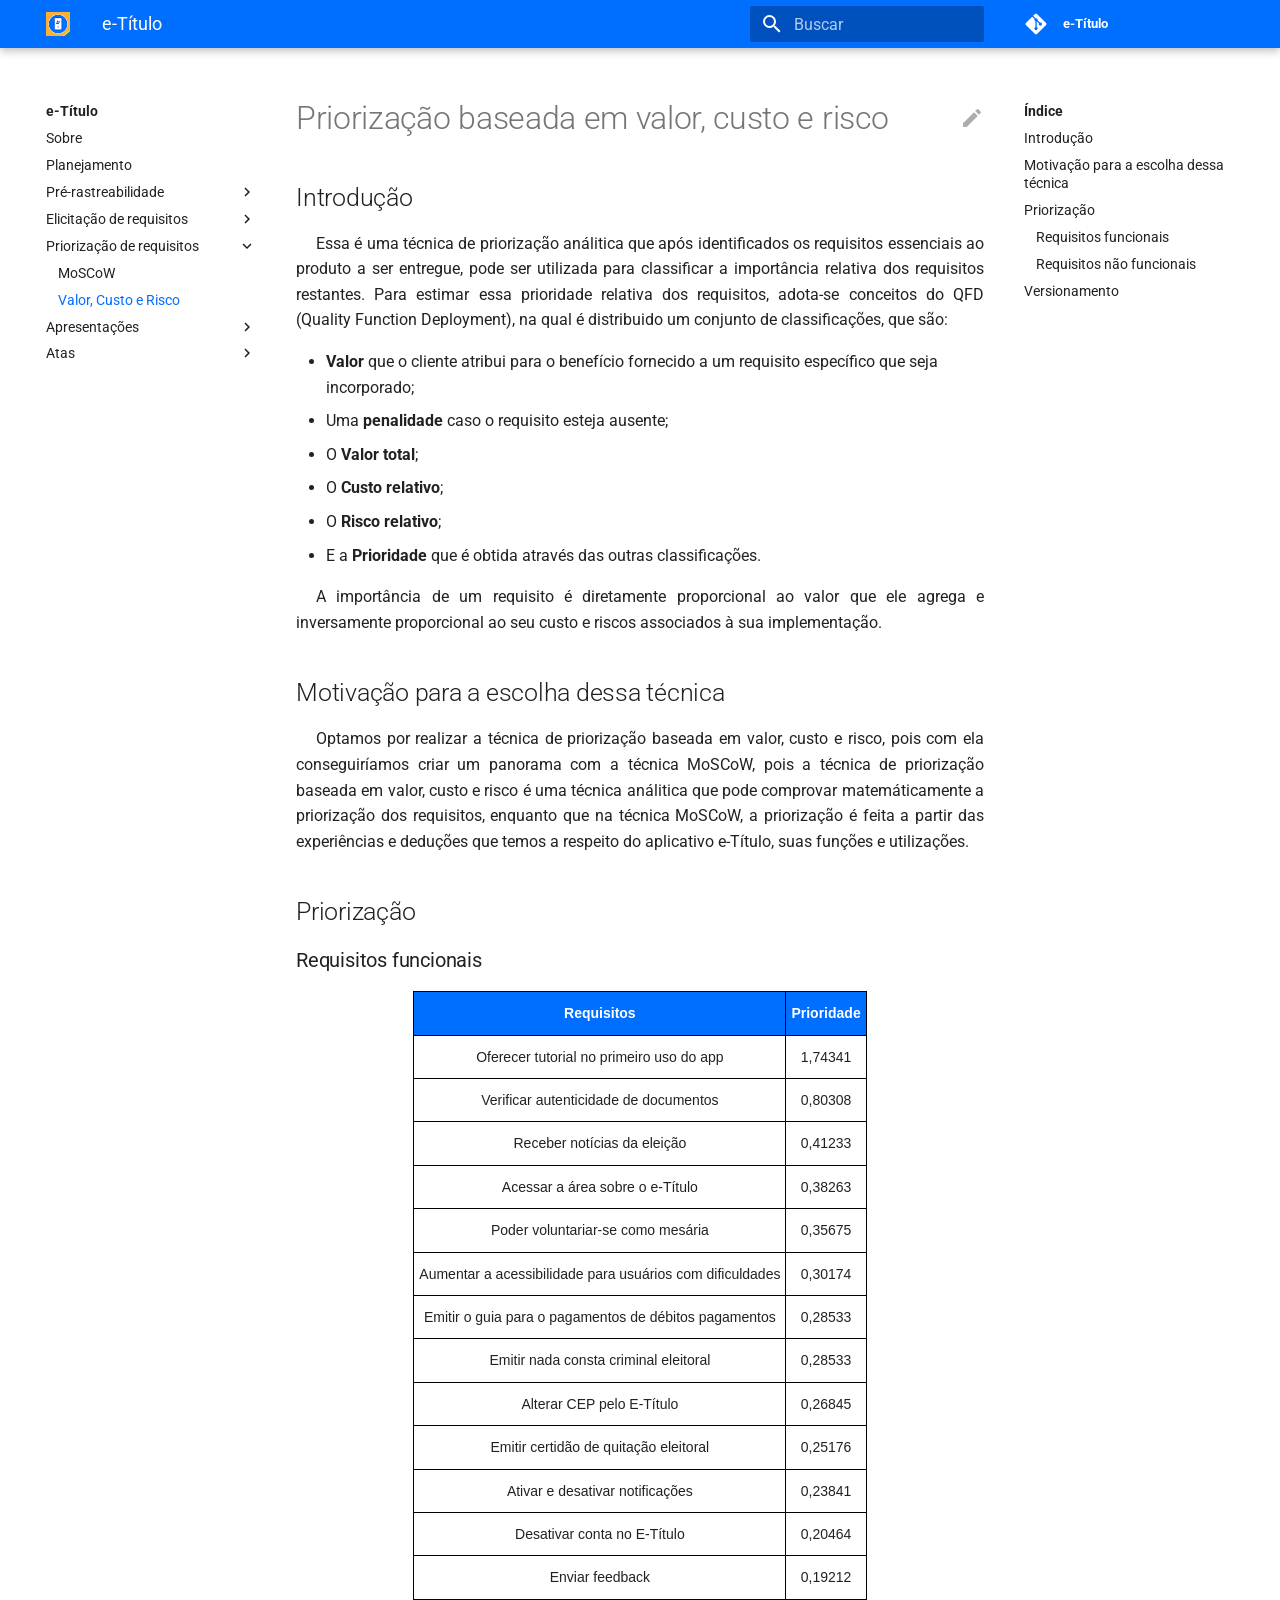
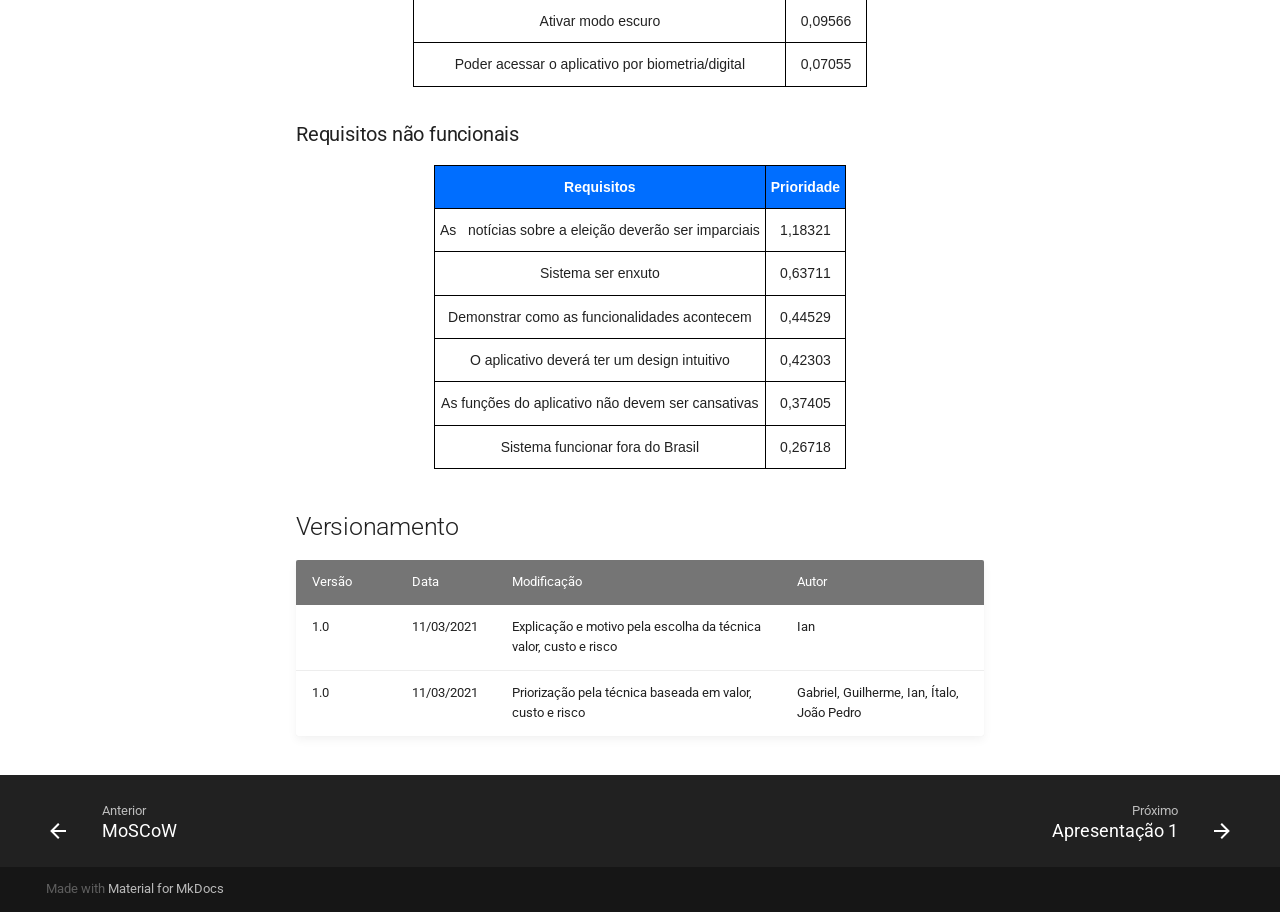
<file: priorizacao/valor_custo_risco/index.html>
<!doctype html>
<html lang="pt" class="no-js">
  <head>
    
      <meta charset="utf-8">
      <meta name="viewport" content="width=device-width,initial-scale=1">
      
      
      
      
      <link rel="shortcut icon" href="../../assets/icons/codercat.png">
      <meta name="generator" content="mkdocs-1.1.2, mkdocs-material-7.0.5">
    
    
      
        <title>Valor, Custo e Risco - e-Título</title>
      
    
    
      <link rel="stylesheet" href="../../assets/stylesheets/main.77f3fd56.min.css">
      
        
        <link rel="stylesheet" href="../../assets/stylesheets/palette.7fa14f5b.min.css">
        
      
    
    
    
      
        
        <link rel="preconnect" href="https://fonts.gstatic.com" crossorigin>
        <link rel="stylesheet" href="https://fonts.googleapis.com/css?family=Roboto:300,400,400i,700%7CRoboto+Mono&display=fallback">
        <style>:root{--md-text-font-family:"Roboto";--md-code-font-family:"Roboto Mono"}</style>
      
    
    
    
      <link rel="stylesheet" href="../../stylesheets/extra.css">
    
    
      
    
    
  </head>
  
  
    
    
    
    
    
    <body dir="ltr" data-md-color-scheme="" data-md-color-primary="none" data-md-color-accent="none">
      
  
    
    <input class="md-toggle" data-md-toggle="drawer" type="checkbox" id="__drawer" autocomplete="off">
    <input class="md-toggle" data-md-toggle="search" type="checkbox" id="__search" autocomplete="off">
    <label class="md-overlay" for="__drawer"></label>
    <div data-md-component="skip">
      
        
        <a href="#priorizacao-baseada-em-valor-custo-e-risco" class="md-skip">
          Ir para o conteúdo
        </a>
      
    </div>
    <div data-md-component="announce">
      
    </div>
    
      

<header class="md-header" data-md-component="header">
  <nav class="md-header__inner md-grid" aria-label="Header">
    <a href="../.." title="e-Título" class="md-header__button md-logo" aria-label="e-Título">
      
  <img src="../../assets/icons/eTitulo.png" alt="logo">

    </a>
    <label class="md-header__button md-icon" for="__drawer">
      <svg xmlns="http://www.w3.org/2000/svg" viewBox="0 0 24 24"><path d="M3 6h18v2H3V6m0 5h18v2H3v-2m0 5h18v2H3v-2z"/></svg>
    </label>
    <div class="md-header__title" data-md-component="header-title">
      <div class="md-header__ellipsis">
        <div class="md-header__topic">
          <span class="md-ellipsis">
            e-Título
          </span>
        </div>
        <div class="md-header__topic" data-md-component="header-topic">
          <span class="md-ellipsis">
            
              Valor, Custo e Risco
            
          </span>
        </div>
      </div>
    </div>
    <div class="md-header__options">
      
    </div>
    
      <label class="md-header__button md-icon" for="__search">
        <svg xmlns="http://www.w3.org/2000/svg" viewBox="0 0 24 24"><path d="M9.5 3A6.5 6.5 0 0 1 16 9.5c0 1.61-.59 3.09-1.56 4.23l.27.27h.79l5 5-1.5 1.5-5-5v-.79l-.27-.27A6.516 6.516 0 0 1 9.5 16 6.5 6.5 0 0 1 3 9.5 6.5 6.5 0 0 1 9.5 3m0 2C7 5 5 7 5 9.5S7 14 9.5 14 14 12 14 9.5 12 5 9.5 5z"/></svg>
      </label>
      
<div class="md-search" data-md-component="search" role="dialog">
  <label class="md-search__overlay" for="__search"></label>
  <div class="md-search__inner" role="search">
    <form class="md-search__form" name="search">
      <input type="text" class="md-search__input" name="query" aria-label="Buscar" placeholder="Buscar" autocapitalize="off" autocorrect="off" autocomplete="off" spellcheck="false" data-md-component="search-query" data-md-state="active" required>
      <label class="md-search__icon md-icon" for="__search">
        <svg xmlns="http://www.w3.org/2000/svg" viewBox="0 0 24 24"><path d="M9.5 3A6.5 6.5 0 0 1 16 9.5c0 1.61-.59 3.09-1.56 4.23l.27.27h.79l5 5-1.5 1.5-5-5v-.79l-.27-.27A6.516 6.516 0 0 1 9.5 16 6.5 6.5 0 0 1 3 9.5 6.5 6.5 0 0 1 9.5 3m0 2C7 5 5 7 5 9.5S7 14 9.5 14 14 12 14 9.5 12 5 9.5 5z"/></svg>
        <svg xmlns="http://www.w3.org/2000/svg" viewBox="0 0 24 24"><path d="M20 11v2H8l5.5 5.5-1.42 1.42L4.16 12l7.92-7.92L13.5 5.5 8 11h12z"/></svg>
      </label>
      <button type="reset" class="md-search__icon md-icon" aria-label="Clear" tabindex="-1">
        <svg xmlns="http://www.w3.org/2000/svg" viewBox="0 0 24 24"><path d="M19 6.41L17.59 5 12 10.59 6.41 5 5 6.41 10.59 12 5 17.59 6.41 19 12 13.41 17.59 19 19 17.59 13.41 12 19 6.41z"/></svg>
      </button>
    </form>
    <div class="md-search__output">
      <div class="md-search__scrollwrap" data-md-scrollfix>
        <div class="md-search-result" data-md-component="search-result">
          <div class="md-search-result__meta">
            Initializing search
          </div>
          <ol class="md-search-result__list"></ol>
        </div>
      </div>
    </div>
  </div>
</div>
    
    
      <div class="md-header__source">
        
<a href="https://github.com/Requisitos-de-Software/2020.2-e-Titulo/" title="Ir ao repositório" class="md-source" data-md-component="source">
  <div class="md-source__icon md-icon">
    
    <svg xmlns="http://www.w3.org/2000/svg" viewBox="0 0 448 512"><path d="M439.55 236.05L244 40.45a28.87 28.87 0 0 0-40.81 0l-40.66 40.63 51.52 51.52c27.06-9.14 52.68 16.77 43.39 43.68l49.66 49.66c34.23-11.8 61.18 31 35.47 56.69-26.49 26.49-70.21-2.87-56-37.34L240.22 199v121.85c25.3 12.54 22.26 41.85 9.08 55a34.34 34.34 0 0 1-48.55 0c-17.57-17.6-11.07-46.91 11.25-56v-123c-20.8-8.51-24.6-30.74-18.64-45L142.57 101 8.45 235.14a28.86 28.86 0 0 0 0 40.81l195.61 195.6a28.86 28.86 0 0 0 40.8 0l194.69-194.69a28.86 28.86 0 0 0 0-40.81z"/></svg>
  </div>
  <div class="md-source__repository">
    e-Título
  </div>
</a>
      </div>
    
  </nav>
</header>
    
    <div class="md-container" data-md-component="container">
      
      
        
      
      <main class="md-main" data-md-component="main">
        <div class="md-main__inner md-grid">
          
            
              
              <div class="md-sidebar md-sidebar--primary" data-md-component="sidebar" data-md-type="navigation" >
                <div class="md-sidebar__scrollwrap">
                  <div class="md-sidebar__inner">
                    




<nav class="md-nav md-nav--primary" aria-label="Navigation" data-md-level="0">
  <label class="md-nav__title" for="__drawer">
    <a href="../.." title="e-Título" class="md-nav__button md-logo" aria-label="e-Título">
      
  <img src="../../assets/icons/eTitulo.png" alt="logo">

    </a>
    e-Título
  </label>
  
    <div class="md-nav__source">
      
<a href="https://github.com/Requisitos-de-Software/2020.2-e-Titulo/" title="Ir ao repositório" class="md-source" data-md-component="source">
  <div class="md-source__icon md-icon">
    
    <svg xmlns="http://www.w3.org/2000/svg" viewBox="0 0 448 512"><path d="M439.55 236.05L244 40.45a28.87 28.87 0 0 0-40.81 0l-40.66 40.63 51.52 51.52c27.06-9.14 52.68 16.77 43.39 43.68l49.66 49.66c34.23-11.8 61.18 31 35.47 56.69-26.49 26.49-70.21-2.87-56-37.34L240.22 199v121.85c25.3 12.54 22.26 41.85 9.08 55a34.34 34.34 0 0 1-48.55 0c-17.57-17.6-11.07-46.91 11.25-56v-123c-20.8-8.51-24.6-30.74-18.64-45L142.57 101 8.45 235.14a28.86 28.86 0 0 0 0 40.81l195.61 195.6a28.86 28.86 0 0 0 40.8 0l194.69-194.69a28.86 28.86 0 0 0 0-40.81z"/></svg>
  </div>
  <div class="md-source__repository">
    e-Título
  </div>
</a>
    </div>
  
  <ul class="md-nav__list" data-md-scrollfix>
    
      
      
      

  
  
  
    <li class="md-nav__item">
      <a href="../.." class="md-nav__link">
        Sobre
      </a>
    </li>
  

    
      
      
      

  
  
  
    <li class="md-nav__item">
      <a href="../../planejamento/" class="md-nav__link">
        Planejamento
      </a>
    </li>
  

    
      
      
      

  
  
  
    
    <li class="md-nav__item md-nav__item--nested">
      
      
        <input class="md-nav__toggle md-toggle" data-md-toggle="__nav_3" type="checkbox" id="__nav_3" >
      
      <label class="md-nav__link" for="__nav_3">
        Pré-rastreabilidade
        <span class="md-nav__icon md-icon"></span>
      </label>
      <nav class="md-nav" aria-label="Pré-rastreabilidade" data-md-level="1">
        <label class="md-nav__title" for="__nav_3">
          <span class="md-nav__icon md-icon"></span>
          Pré-rastreabilidade
        </label>
        <ul class="md-nav__list" data-md-scrollfix>
          
            
  
  
  
    <li class="md-nav__item">
      <a href="../../pre_rastreabilidade/rich_pictures/" class="md-nav__link">
        RichPictures
      </a>
    </li>
  

          
        </ul>
      </nav>
    </li>
  

    
      
      
      

  
  
  
    
    <li class="md-nav__item md-nav__item--nested">
      
      
        <input class="md-nav__toggle md-toggle" data-md-toggle="__nav_4" type="checkbox" id="__nav_4" >
      
      <label class="md-nav__link" for="__nav_4">
        Elicitação de requisitos
        <span class="md-nav__icon md-icon"></span>
      </label>
      <nav class="md-nav" aria-label="Elicitação de requisitos" data-md-level="1">
        <label class="md-nav__title" for="__nav_4">
          <span class="md-nav__icon md-icon"></span>
          Elicitação de requisitos
        </label>
        <ul class="md-nav__list" data-md-scrollfix>
          
            
  
  
  
    <li class="md-nav__item">
      <a href="../../elicitacao/personas/" class="md-nav__link">
        Personas
      </a>
    </li>
  

          
            
  
  
  
    
    <li class="md-nav__item md-nav__item--nested">
      
      
        <input class="md-nav__toggle md-toggle" data-md-toggle="__nav_4_2" type="checkbox" id="__nav_4_2" >
      
      <label class="md-nav__link" for="__nav_4_2">
        Técnicas
        <span class="md-nav__icon md-icon"></span>
      </label>
      <nav class="md-nav" aria-label="Técnicas" data-md-level="2">
        <label class="md-nav__title" for="__nav_4_2">
          <span class="md-nav__icon md-icon"></span>
          Técnicas
        </label>
        <ul class="md-nav__list" data-md-scrollfix>
          
            
  
  
  
    <li class="md-nav__item">
      <a href="../../elicitacao/tecnicas/brainstorming/" class="md-nav__link">
        Brainstorming
      </a>
    </li>
  

          
            
  
  
  
    <li class="md-nav__item">
      <a href="../../elicitacao/tecnicas/introspeccao/" class="md-nav__link">
        Introspecção
      </a>
    </li>
  

          
            
  
  
  
    <li class="md-nav__item">
      <a href="../../elicitacao/tecnicas/questionario/" class="md-nav__link">
        Questionário
      </a>
    </li>
  

          
        </ul>
      </nav>
    </li>
  

          
            
  
  
  
    <li class="md-nav__item">
      <a href="../../elicitacao/requisitos/" class="md-nav__link">
        Requisitos elicitados
      </a>
    </li>
  

          
        </ul>
      </nav>
    </li>
  

    
      
      
      

  
  
    
  
  
    
    <li class="md-nav__item md-nav__item--active md-nav__item--nested">
      
      
        <input class="md-nav__toggle md-toggle" data-md-toggle="__nav_5" type="checkbox" id="__nav_5" checked>
      
      <label class="md-nav__link" for="__nav_5">
        Priorização de requisitos
        <span class="md-nav__icon md-icon"></span>
      </label>
      <nav class="md-nav" aria-label="Priorização de requisitos" data-md-level="1">
        <label class="md-nav__title" for="__nav_5">
          <span class="md-nav__icon md-icon"></span>
          Priorização de requisitos
        </label>
        <ul class="md-nav__list" data-md-scrollfix>
          
            
  
  
  
    <li class="md-nav__item">
      <a href="../moscow/" class="md-nav__link">
        MoSCoW
      </a>
    </li>
  

          
            
  
  
    
  
  
    <li class="md-nav__item md-nav__item--active">
      
      <input class="md-nav__toggle md-toggle" data-md-toggle="toc" type="checkbox" id="__toc">
      
        
      
      
        <label class="md-nav__link md-nav__link--active" for="__toc">
          Valor, Custo e Risco
          <span class="md-nav__icon md-icon"></span>
        </label>
      
      <a href="./" class="md-nav__link md-nav__link--active">
        Valor, Custo e Risco
      </a>
      
        
<nav class="md-nav md-nav--secondary" aria-label="Índice">
  
  
    
  
  
    <label class="md-nav__title" for="__toc">
      <span class="md-nav__icon md-icon"></span>
      Índice
    </label>
    <ul class="md-nav__list" data-md-component="toc" data-md-scrollfix>
      
        <li class="md-nav__item">
  <a href="#introducao" class="md-nav__link">
    Introdução
  </a>
  
</li>
      
        <li class="md-nav__item">
  <a href="#motivacao-para-a-escolha-dessa-tecnica" class="md-nav__link">
    Motivação para a escolha dessa técnica
  </a>
  
</li>
      
        <li class="md-nav__item">
  <a href="#priorizacao" class="md-nav__link">
    Priorização
  </a>
  
    <nav class="md-nav" aria-label="Priorização">
      <ul class="md-nav__list">
        
          <li class="md-nav__item">
  <a href="#requisitos-funcionais" class="md-nav__link">
    Requisitos funcionais
  </a>
  
</li>
        
          <li class="md-nav__item">
  <a href="#requisitos-nao-funcionais" class="md-nav__link">
    Requisitos não funcionais
  </a>
  
</li>
        
      </ul>
    </nav>
  
</li>
      
        <li class="md-nav__item">
  <a href="#versionamento" class="md-nav__link">
    Versionamento
  </a>
  
</li>
      
    </ul>
  
</nav>
      
    </li>
  

          
        </ul>
      </nav>
    </li>
  

    
      
      
      

  
  
  
    
    <li class="md-nav__item md-nav__item--nested">
      
      
        <input class="md-nav__toggle md-toggle" data-md-toggle="__nav_6" type="checkbox" id="__nav_6" >
      
      <label class="md-nav__link" for="__nav_6">
        Apresentações
        <span class="md-nav__icon md-icon"></span>
      </label>
      <nav class="md-nav" aria-label="Apresentações" data-md-level="1">
        <label class="md-nav__title" for="__nav_6">
          <span class="md-nav__icon md-icon"></span>
          Apresentações
        </label>
        <ul class="md-nav__list" data-md-scrollfix>
          
            
  
  
  
    <li class="md-nav__item">
      <a href="../../apresentacoes/apresentacao1/" class="md-nav__link">
        Apresentação 1
      </a>
    </li>
  

          
            
  
  
  
    <li class="md-nav__item">
      <a href="../../apresentacoes/apresentacao2/" class="md-nav__link">
        Apresentação 2
      </a>
    </li>
  

          
        </ul>
      </nav>
    </li>
  

    
      
      
      

  
  
  
    
    <li class="md-nav__item md-nav__item--nested">
      
      
        <input class="md-nav__toggle md-toggle" data-md-toggle="__nav_7" type="checkbox" id="__nav_7" >
      
      <label class="md-nav__link" for="__nav_7">
        Atas
        <span class="md-nav__icon md-icon"></span>
      </label>
      <nav class="md-nav" aria-label="Atas" data-md-level="1">
        <label class="md-nav__title" for="__nav_7">
          <span class="md-nav__icon md-icon"></span>
          Atas
        </label>
        <ul class="md-nav__list" data-md-scrollfix>
          
            
  
  
  
    <li class="md-nav__item">
      <a href="../../atas/reuniao_03_03/" class="md-nav__link">
        03/03/2021
      </a>
    </li>
  

          
            
  
  
  
    <li class="md-nav__item">
      <a href="../../atas/reuniao_03_10/" class="md-nav__link">
        10/03/2021
      </a>
    </li>
  

          
        </ul>
      </nav>
    </li>
  

    
  </ul>
</nav>
                  </div>
                </div>
              </div>
            
            
              
              <div class="md-sidebar md-sidebar--secondary" data-md-component="sidebar" data-md-type="toc" >
                <div class="md-sidebar__scrollwrap">
                  <div class="md-sidebar__inner">
                    
<nav class="md-nav md-nav--secondary" aria-label="Índice">
  
  
    
  
  
    <label class="md-nav__title" for="__toc">
      <span class="md-nav__icon md-icon"></span>
      Índice
    </label>
    <ul class="md-nav__list" data-md-component="toc" data-md-scrollfix>
      
        <li class="md-nav__item">
  <a href="#introducao" class="md-nav__link">
    Introdução
  </a>
  
</li>
      
        <li class="md-nav__item">
  <a href="#motivacao-para-a-escolha-dessa-tecnica" class="md-nav__link">
    Motivação para a escolha dessa técnica
  </a>
  
</li>
      
        <li class="md-nav__item">
  <a href="#priorizacao" class="md-nav__link">
    Priorização
  </a>
  
    <nav class="md-nav" aria-label="Priorização">
      <ul class="md-nav__list">
        
          <li class="md-nav__item">
  <a href="#requisitos-funcionais" class="md-nav__link">
    Requisitos funcionais
  </a>
  
</li>
        
          <li class="md-nav__item">
  <a href="#requisitos-nao-funcionais" class="md-nav__link">
    Requisitos não funcionais
  </a>
  
</li>
        
      </ul>
    </nav>
  
</li>
      
        <li class="md-nav__item">
  <a href="#versionamento" class="md-nav__link">
    Versionamento
  </a>
  
</li>
      
    </ul>
  
</nav>
                  </div>
                </div>
              </div>
            
          
          <div class="md-content" data-md-component="content">
            <article class="md-content__inner md-typeset">
              
                
                  <a href="https://github.com/Requisitos-de-Software/2020.2-e-Titulo/edit/master/docs/priorizacao/valor_custo_risco.md" title="Editar esta página" class="md-content__button md-icon">
                    <svg xmlns="http://www.w3.org/2000/svg" viewBox="0 0 24 24"><path d="M20.71 7.04c.39-.39.39-1.04 0-1.41l-2.34-2.34c-.37-.39-1.02-.39-1.41 0l-1.84 1.83 3.75 3.75M3 17.25V21h3.75L17.81 9.93l-3.75-3.75L3 17.25z"/></svg>
                  </a>
                
                
                <h1 id="priorizacao-baseada-em-valor-custo-e-risco">Priorização baseada em valor, custo e risco</h1>
<h2 id="introducao">Introdução</h2>
<p style="text-indent: 20px; text-align: justify">
Essa é uma técnica de priorização análitica que após identificados os requisitos essenciais ao produto a ser entregue, pode ser utilizada para classificar a importância relativa dos requisitos restantes. Para estimar essa prioridade relativa dos requisitos, adota-se conceitos do QFD (Quality Function Deployment), na qual é distribuido um conjunto de classificações, que são: 
</p>

<ul>
<li><strong>Valor</strong> que o cliente atribui para o benefício fornecido a um requisito específico que seja incorporado;</li>
<li>Uma <strong>penalidade</strong> caso o requisito esteja ausente;</li>
<li>O <strong>Valor total</strong>;</li>
<li>O <strong>Custo relativo</strong>;</li>
<li>O <strong>Risco relativo</strong>;</li>
<li>E a <strong>Prioridade</strong> que é obtida através das outras classificações.</li>
</ul>
<p style="text-indent: 20px; text-align: justify">
A importância de um requisito é diretamente proporcional ao valor que ele agrega e inversamente proporcional ao seu custo e riscos associados à sua implementação.
</p>

<h2 id="motivacao-para-a-escolha-dessa-tecnica">Motivação para a escolha dessa técnica</h2>
<p style="text-indent: 20px; text-align: justify">
Optamos por realizar a técnica de priorização baseada em valor, custo e risco, pois com ela conseguiríamos criar um panorama com a técnica MoSCoW, pois a técnica de priorização baseada em valor, custo e risco é uma técnica análitica que pode comprovar matemáticamente a priorização dos requisitos, enquanto que na técnica MoSCoW, a priorização é feita a partir das experiências e deduções que temos a respeito do aplicativo e-Título, suas funções e utilizações.
</p>

<h2 id="priorizacao">Priorização</h2>
<h3 id="requisitos-funcionais">Requisitos funcionais</h3>
<div style="display: flex; justify-content: center">
    <style type="text/css">
    .tg  {border-collapse:collapse;border-spacing:0;}
    .tg td{border-color:black;border-style:solid;border-width:1px;font-family:Arial, sans-serif;font-size:14px;
    overflow:hidden;padding:10px 5px;word-break:normal;}
    .tg th{border-color:black;border-style:solid;border-width:1px;font-family:Arial, sans-serif;font-size:14px;
    font-weight:normal;overflow:hidden;padding:10px 5px;word-break:normal;}
    .tg .tg-hsqc{background-color:#006EFF;color:#FFF;font-weight:bold;text-align:center;vertical-align:middle}
    .tg .tg-f4yw{background-color:#FFF;text-align:center;vertical-align:middle}
    .tg .tg-nrix{text-align:center;vertical-align:middle}
    </style>
    <table class="tg">
    <thead>
    <tr>
        <th class="tg-hsqc">Requisitos</th>
        <th class="tg-hsqc">Prioridade</th>
    </tr>
    </thead>
    <tbody>
    <tr>
        <td class="tg-f4yw">Oferecer tutorial no primeiro uso do app</td>
        <td class="tg-nrix">1,74341</td>
    </tr>
    <tr>
        <td class="tg-f4yw">Verificar autenticidade de documentos</td>
        <td class="tg-nrix">0,80308</td>
    </tr>
    <tr>
        <td class="tg-nrix">Receber notícias da eleição</td>
        <td class="tg-nrix">0,41233</td>
    </tr>
    <tr>
        <td class="tg-nrix">Acessar a área sobre o e-Título</td>
        <td class="tg-nrix">0,38263</td>
    </tr>
    <tr>
        <td class="tg-nrix">Poder voluntariar-se como mesária</td>
        <td class="tg-nrix">0,35675</td>
    </tr>
    <tr>
        <td class="tg-f4yw">Aumentar a acessibilidade para usuários com dificuldades</td>
        <td class="tg-nrix">0,30174</td>
    </tr>
    <tr>
        <td class="tg-nrix">Emitir o guia para o pagamentos de débitos pagamentos</td>
        <td class="tg-nrix">0,28533</td>
    </tr>
    <tr>
        <td class="tg-nrix">Emitir nada consta criminal eleitoral</td>
        <td class="tg-nrix">0,28533</td>
    </tr>
    <tr>
        <td class="tg-nrix">Alterar CEP pelo E-Título</td>
        <td class="tg-nrix">0,26845</td>
    </tr>
    <tr>
        <td class="tg-nrix">Emitir certidão de quitação eleitoral</td>
        <td class="tg-nrix">0,25176</td>
    </tr>
    <tr>
        <td class="tg-nrix">Ativar e desativar notificações</td>
        <td class="tg-nrix">0,23841</td>
    </tr>
    <tr>
        <td class="tg-nrix">Desativar conta no E-Título</td>
        <td class="tg-nrix">0,20464</td>
    </tr>
    <tr>
        <td class="tg-nrix">Enviar feedback</td>
        <td class="tg-nrix">0,19212</td>
    </tr>
    <tr>
        <td class="tg-nrix">Ativar modo escuro</td>
        <td class="tg-nrix">0,09566</td>
    </tr>
    <tr>
        <td class="tg-nrix">Poder acessar o aplicativo por biometria/digital</td>
        <td class="tg-nrix">0,07055</td>
    </tr>
    </tbody>
    </table>
</div>

<h3 id="requisitos-nao-funcionais">Requisitos não funcionais</h3>
<div style="display: flex; justify-content: center">
    <style type="text/css">
    .tg  {border-collapse:collapse;border-spacing:0;}
    .tg td{border-color:black;border-style:solid;border-width:1px;font-family:Arial, sans-serif;font-size:14px;
    overflow:hidden;padding:10px 5px;word-break:normal;}
    .tg th{border-color:black;border-style:solid;border-width:1px;font-family:Arial, sans-serif;font-size:14px;
    font-weight:normal;overflow:hidden;padding:10px 5px;word-break:normal;}
    .tg .tg-hsqc{background-color:#006EFF;color:#FFF;font-weight:bold;text-align:center;vertical-align:middle}
    .tg .tg-nrix{text-align:center;vertical-align:middle}
    </style>
    <table class="tg">
    <thead>
    <tr>
        <th class="tg-hsqc">Requisitos</th>
        <th class="tg-hsqc">Prioridade</th>
    </tr>
    </thead>
    <tbody>
    <tr>
        <td class="tg-nrix">As&nbsp;&nbsp;&nbsp;notícias sobre a eleição deverão ser imparciais</td>
        <td class="tg-nrix">1,18321</td>
    </tr>
    <tr>
        <td class="tg-nrix">Sistema ser enxuto</td>
        <td class="tg-nrix">0,63711</td>
    </tr>
    <tr>
        <td class="tg-nrix">Demonstrar como as funcionalidades acontecem</td>
        <td class="tg-nrix">0,44529</td>
    </tr>
    <tr>
        <td class="tg-nrix">O aplicativo deverá ter um design intuitivo</td>
        <td class="tg-nrix">0,42303</td>
    </tr>
    <tr>
        <td class="tg-nrix">As funções do aplicativo não devem ser cansativas</td>
        <td class="tg-nrix">0,37405</td>
    </tr>
    <tr>
        <td class="tg-nrix">Sistema funcionar fora do Brasil</td>
        <td class="tg-nrix">0,26718</td>
    </tr>
    </tbody>
    </table>
</div>

<h2 id="versionamento">Versionamento</h2>
<table>
<thead>
<tr>
<th>Versão</th>
<th>Data</th>
<th>Modificação</th>
<th>Autor</th>
</tr>
</thead>
<tbody>
<tr>
<td>1.0</td>
<td>11/03/2021</td>
<td>Explicação e motivo pela escolha da técnica valor, custo e risco</td>
<td>Ian</td>
</tr>
<tr>
<td>1.0</td>
<td>11/03/2021</td>
<td>Priorização pela técnica baseada em valor, custo e risco</td>
<td>Gabriel, Guilherme, Ian, Ítalo, João Pedro</td>
</tr>
</tbody>
</table>
                
              
              
                


              
            </article>
          </div>
        </div>
      </main>
      
        
<footer class="md-footer">
  
    <nav class="md-footer__inner md-grid" aria-label="Footer">
      
        <a href="../moscow/" class="md-footer__link md-footer__link--prev" rel="prev">
          <div class="md-footer__button md-icon">
            <svg xmlns="http://www.w3.org/2000/svg" viewBox="0 0 24 24"><path d="M20 11v2H8l5.5 5.5-1.42 1.42L4.16 12l7.92-7.92L13.5 5.5 8 11h12z"/></svg>
          </div>
          <div class="md-footer__title">
            <div class="md-ellipsis">
              <span class="md-footer__direction">
                Anterior
              </span>
              MoSCoW
            </div>
          </div>
        </a>
      
      
        <a href="../../apresentacoes/apresentacao1/" class="md-footer__link md-footer__link--next" rel="next">
          <div class="md-footer__title">
            <div class="md-ellipsis">
              <span class="md-footer__direction">
                Próximo
              </span>
              Apresentação 1
            </div>
          </div>
          <div class="md-footer__button md-icon">
            <svg xmlns="http://www.w3.org/2000/svg" viewBox="0 0 24 24"><path d="M4 11v2h12l-5.5 5.5 1.42 1.42L19.84 12l-7.92-7.92L10.5 5.5 16 11H4z"/></svg>
          </div>
        </a>
      
    </nav>
  
  <div class="md-footer-meta md-typeset">
    <div class="md-footer-meta__inner md-grid">
      <div class="md-footer-copyright">
        
        Made with
        <a href="https://squidfunk.github.io/mkdocs-material/" target="_blank" rel="noopener">
          Material for MkDocs
        </a>
        
      </div>
      
    </div>
  </div>
</footer>
      
    </div>
    <div class="md-dialog" data-md-component="dialog">
      <div class="md-dialog__inner md-typeset"></div>
    </div>
    <script id="__config" type="application/json">{"base": "../..", "features": [], "translations": {"clipboard.copy": "Copiar para \u00e1rea de transfer\u00eancia", "clipboard.copied": "Copiado para \u00e1rea de transfer\u00eancia", "search.config.lang": "pt", "search.config.pipeline": "trimmer, stopWordFilter", "search.config.separator": "[\\s\\-]+", "search.placeholder": "Buscar", "search.result.placeholder": "Digite para iniciar a busca", "search.result.none": "Nenhum resultado encontrado", "search.result.one": "1 resultado encontrado", "search.result.other": "# resultados encontrados", "search.result.more.one": "1 more on this page", "search.result.more.other": "# more on this page", "search.result.term.missing": "Missing"}, "search": "../../assets/javascripts/workers/search.fb4a9340.min.js", "version": null}</script>
    
    
      <script src="../../assets/javascripts/bundle.5cf3e710.min.js"></script>
      
    
  </body>
</html>
</file>
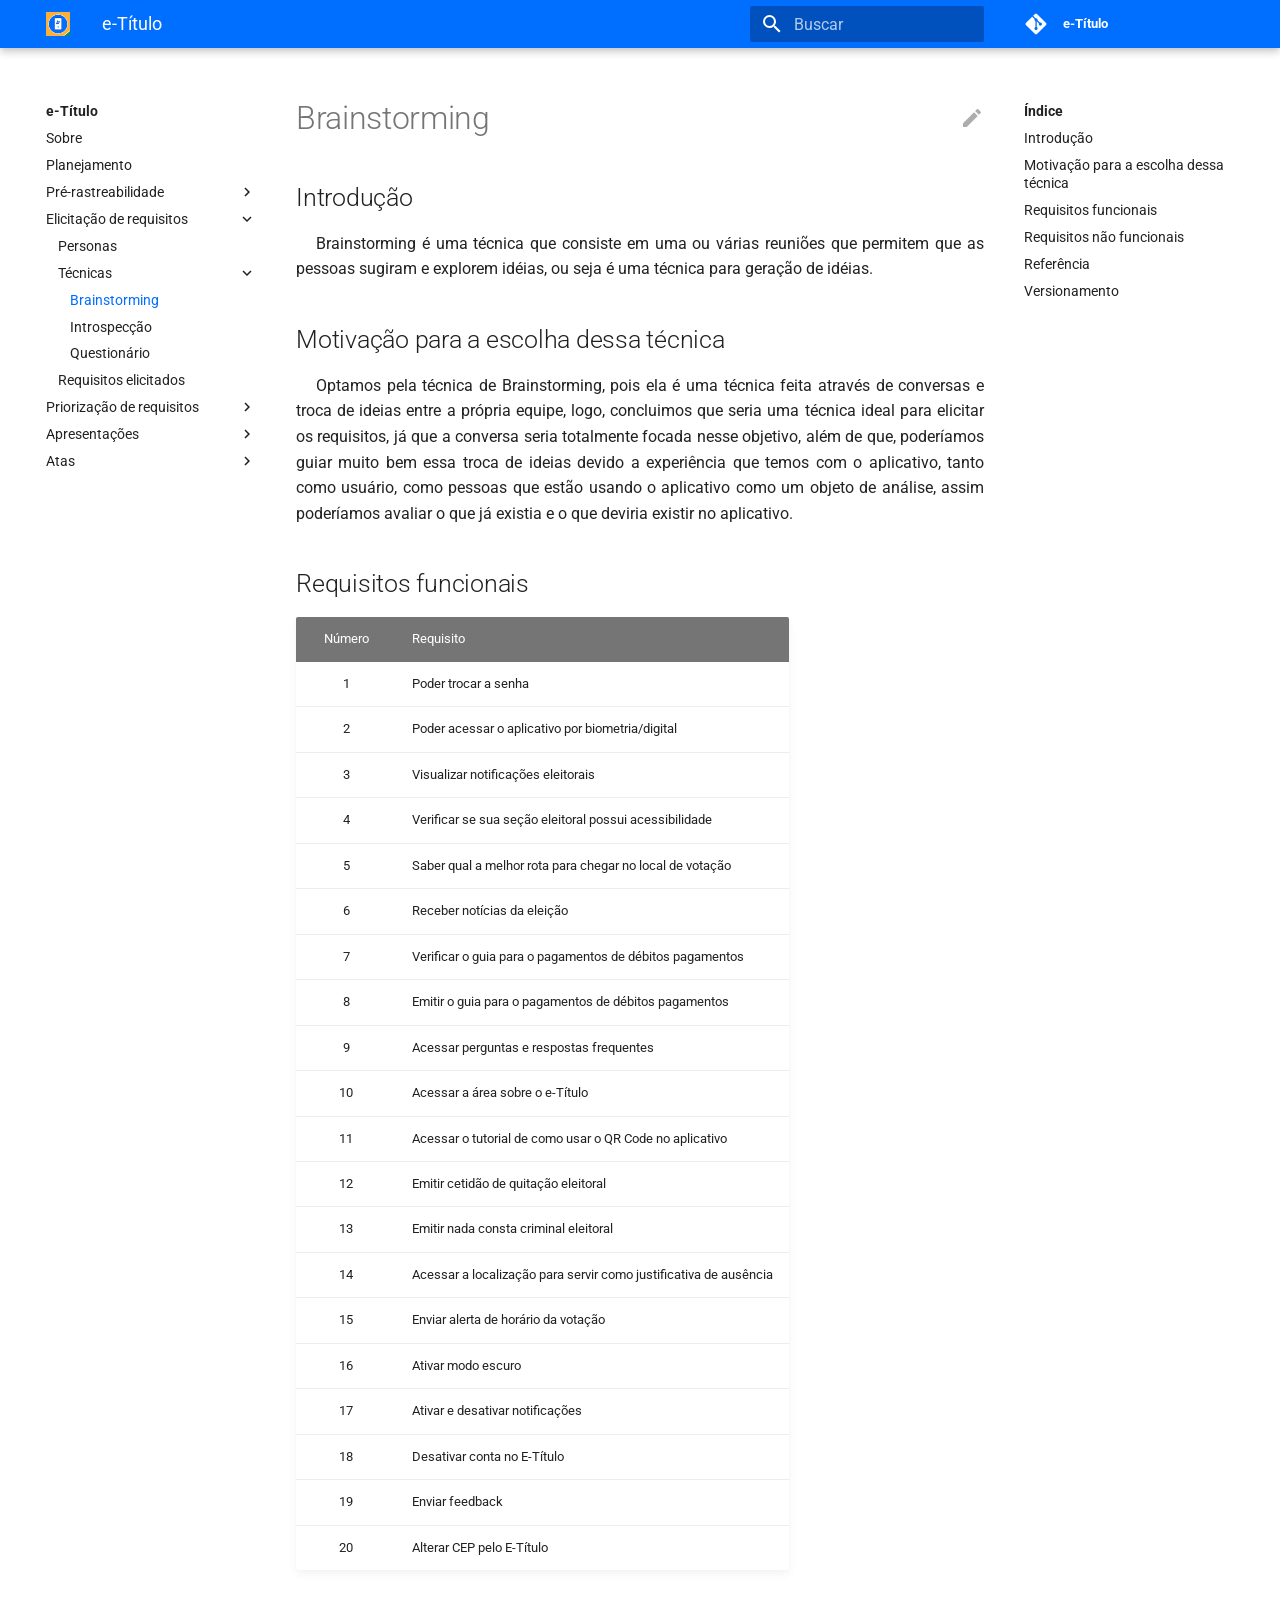
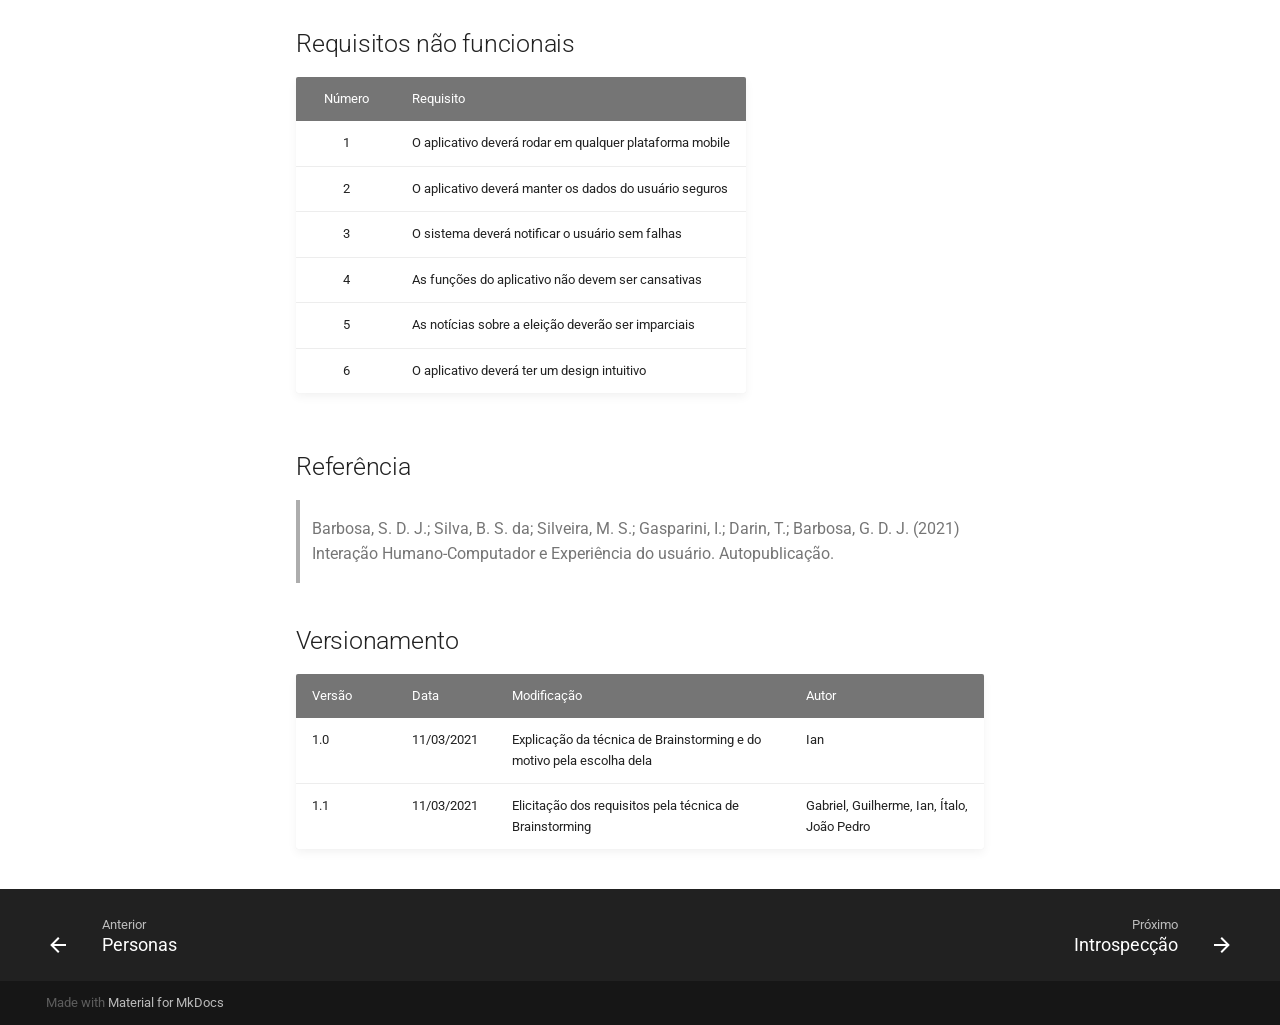
<file: elicitacao/tecnicas/brainstorming/index.html>
<!doctype html>
<html lang="pt" class="no-js">
  <head>
    
      <meta charset="utf-8">
      <meta name="viewport" content="width=device-width,initial-scale=1">
      
      
      
      
      <link rel="shortcut icon" href="../../../assets/icons/codercat.png">
      <meta name="generator" content="mkdocs-1.1.2, mkdocs-material-7.0.5">
    
    
      
        <title>Brainstorming - e-Título</title>
      
    
    
      <link rel="stylesheet" href="../../../assets/stylesheets/main.77f3fd56.min.css">
      
        
        <link rel="stylesheet" href="../../../assets/stylesheets/palette.7fa14f5b.min.css">
        
      
    
    
    
      
        
        <link rel="preconnect" href="https://fonts.gstatic.com" crossorigin>
        <link rel="stylesheet" href="https://fonts.googleapis.com/css?family=Roboto:300,400,400i,700%7CRoboto+Mono&display=fallback">
        <style>:root{--md-text-font-family:"Roboto";--md-code-font-family:"Roboto Mono"}</style>
      
    
    
    
      <link rel="stylesheet" href="../../../stylesheets/extra.css">
    
    
      
    
    
  </head>
  
  
    
    
    
    
    
    <body dir="ltr" data-md-color-scheme="" data-md-color-primary="none" data-md-color-accent="none">
      
  
    
    <input class="md-toggle" data-md-toggle="drawer" type="checkbox" id="__drawer" autocomplete="off">
    <input class="md-toggle" data-md-toggle="search" type="checkbox" id="__search" autocomplete="off">
    <label class="md-overlay" for="__drawer"></label>
    <div data-md-component="skip">
      
        
        <a href="#introducao" class="md-skip">
          Ir para o conteúdo
        </a>
      
    </div>
    <div data-md-component="announce">
      
    </div>
    
      

<header class="md-header" data-md-component="header">
  <nav class="md-header__inner md-grid" aria-label="Header">
    <a href="../../.." title="e-Título" class="md-header__button md-logo" aria-label="e-Título">
      
  <img src="../../../assets/icons/eTitulo.png" alt="logo">

    </a>
    <label class="md-header__button md-icon" for="__drawer">
      <svg xmlns="http://www.w3.org/2000/svg" viewBox="0 0 24 24"><path d="M3 6h18v2H3V6m0 5h18v2H3v-2m0 5h18v2H3v-2z"/></svg>
    </label>
    <div class="md-header__title" data-md-component="header-title">
      <div class="md-header__ellipsis">
        <div class="md-header__topic">
          <span class="md-ellipsis">
            e-Título
          </span>
        </div>
        <div class="md-header__topic" data-md-component="header-topic">
          <span class="md-ellipsis">
            
              Brainstorming
            
          </span>
        </div>
      </div>
    </div>
    <div class="md-header__options">
      
    </div>
    
      <label class="md-header__button md-icon" for="__search">
        <svg xmlns="http://www.w3.org/2000/svg" viewBox="0 0 24 24"><path d="M9.5 3A6.5 6.5 0 0 1 16 9.5c0 1.61-.59 3.09-1.56 4.23l.27.27h.79l5 5-1.5 1.5-5-5v-.79l-.27-.27A6.516 6.516 0 0 1 9.5 16 6.5 6.5 0 0 1 3 9.5 6.5 6.5 0 0 1 9.5 3m0 2C7 5 5 7 5 9.5S7 14 9.5 14 14 12 14 9.5 12 5 9.5 5z"/></svg>
      </label>
      
<div class="md-search" data-md-component="search" role="dialog">
  <label class="md-search__overlay" for="__search"></label>
  <div class="md-search__inner" role="search">
    <form class="md-search__form" name="search">
      <input type="text" class="md-search__input" name="query" aria-label="Buscar" placeholder="Buscar" autocapitalize="off" autocorrect="off" autocomplete="off" spellcheck="false" data-md-component="search-query" data-md-state="active" required>
      <label class="md-search__icon md-icon" for="__search">
        <svg xmlns="http://www.w3.org/2000/svg" viewBox="0 0 24 24"><path d="M9.5 3A6.5 6.5 0 0 1 16 9.5c0 1.61-.59 3.09-1.56 4.23l.27.27h.79l5 5-1.5 1.5-5-5v-.79l-.27-.27A6.516 6.516 0 0 1 9.5 16 6.5 6.5 0 0 1 3 9.5 6.5 6.5 0 0 1 9.5 3m0 2C7 5 5 7 5 9.5S7 14 9.5 14 14 12 14 9.5 12 5 9.5 5z"/></svg>
        <svg xmlns="http://www.w3.org/2000/svg" viewBox="0 0 24 24"><path d="M20 11v2H8l5.5 5.5-1.42 1.42L4.16 12l7.92-7.92L13.5 5.5 8 11h12z"/></svg>
      </label>
      <button type="reset" class="md-search__icon md-icon" aria-label="Clear" tabindex="-1">
        <svg xmlns="http://www.w3.org/2000/svg" viewBox="0 0 24 24"><path d="M19 6.41L17.59 5 12 10.59 6.41 5 5 6.41 10.59 12 5 17.59 6.41 19 12 13.41 17.59 19 19 17.59 13.41 12 19 6.41z"/></svg>
      </button>
    </form>
    <div class="md-search__output">
      <div class="md-search__scrollwrap" data-md-scrollfix>
        <div class="md-search-result" data-md-component="search-result">
          <div class="md-search-result__meta">
            Initializing search
          </div>
          <ol class="md-search-result__list"></ol>
        </div>
      </div>
    </div>
  </div>
</div>
    
    
      <div class="md-header__source">
        
<a href="https://github.com/Requisitos-de-Software/2020.2-e-Titulo/" title="Ir ao repositório" class="md-source" data-md-component="source">
  <div class="md-source__icon md-icon">
    
    <svg xmlns="http://www.w3.org/2000/svg" viewBox="0 0 448 512"><path d="M439.55 236.05L244 40.45a28.87 28.87 0 0 0-40.81 0l-40.66 40.63 51.52 51.52c27.06-9.14 52.68 16.77 43.39 43.68l49.66 49.66c34.23-11.8 61.18 31 35.47 56.69-26.49 26.49-70.21-2.87-56-37.34L240.22 199v121.85c25.3 12.54 22.26 41.85 9.08 55a34.34 34.34 0 0 1-48.55 0c-17.57-17.6-11.07-46.91 11.25-56v-123c-20.8-8.51-24.6-30.74-18.64-45L142.57 101 8.45 235.14a28.86 28.86 0 0 0 0 40.81l195.61 195.6a28.86 28.86 0 0 0 40.8 0l194.69-194.69a28.86 28.86 0 0 0 0-40.81z"/></svg>
  </div>
  <div class="md-source__repository">
    e-Título
  </div>
</a>
      </div>
    
  </nav>
</header>
    
    <div class="md-container" data-md-component="container">
      
      
        
      
      <main class="md-main" data-md-component="main">
        <div class="md-main__inner md-grid">
          
            
              
              <div class="md-sidebar md-sidebar--primary" data-md-component="sidebar" data-md-type="navigation" >
                <div class="md-sidebar__scrollwrap">
                  <div class="md-sidebar__inner">
                    




<nav class="md-nav md-nav--primary" aria-label="Navigation" data-md-level="0">
  <label class="md-nav__title" for="__drawer">
    <a href="../../.." title="e-Título" class="md-nav__button md-logo" aria-label="e-Título">
      
  <img src="../../../assets/icons/eTitulo.png" alt="logo">

    </a>
    e-Título
  </label>
  
    <div class="md-nav__source">
      
<a href="https://github.com/Requisitos-de-Software/2020.2-e-Titulo/" title="Ir ao repositório" class="md-source" data-md-component="source">
  <div class="md-source__icon md-icon">
    
    <svg xmlns="http://www.w3.org/2000/svg" viewBox="0 0 448 512"><path d="M439.55 236.05L244 40.45a28.87 28.87 0 0 0-40.81 0l-40.66 40.63 51.52 51.52c27.06-9.14 52.68 16.77 43.39 43.68l49.66 49.66c34.23-11.8 61.18 31 35.47 56.69-26.49 26.49-70.21-2.87-56-37.34L240.22 199v121.85c25.3 12.54 22.26 41.85 9.08 55a34.34 34.34 0 0 1-48.55 0c-17.57-17.6-11.07-46.91 11.25-56v-123c-20.8-8.51-24.6-30.74-18.64-45L142.57 101 8.45 235.14a28.86 28.86 0 0 0 0 40.81l195.61 195.6a28.86 28.86 0 0 0 40.8 0l194.69-194.69a28.86 28.86 0 0 0 0-40.81z"/></svg>
  </div>
  <div class="md-source__repository">
    e-Título
  </div>
</a>
    </div>
  
  <ul class="md-nav__list" data-md-scrollfix>
    
      
      
      

  
  
  
    <li class="md-nav__item">
      <a href="../../.." class="md-nav__link">
        Sobre
      </a>
    </li>
  

    
      
      
      

  
  
  
    <li class="md-nav__item">
      <a href="../../../planejamento/" class="md-nav__link">
        Planejamento
      </a>
    </li>
  

    
      
      
      

  
  
  
    
    <li class="md-nav__item md-nav__item--nested">
      
      
        <input class="md-nav__toggle md-toggle" data-md-toggle="__nav_3" type="checkbox" id="__nav_3" >
      
      <label class="md-nav__link" for="__nav_3">
        Pré-rastreabilidade
        <span class="md-nav__icon md-icon"></span>
      </label>
      <nav class="md-nav" aria-label="Pré-rastreabilidade" data-md-level="1">
        <label class="md-nav__title" for="__nav_3">
          <span class="md-nav__icon md-icon"></span>
          Pré-rastreabilidade
        </label>
        <ul class="md-nav__list" data-md-scrollfix>
          
            
  
  
  
    <li class="md-nav__item">
      <a href="../../../pre_rastreabilidade/rich_pictures/" class="md-nav__link">
        RichPictures
      </a>
    </li>
  

          
        </ul>
      </nav>
    </li>
  

    
      
      
      

  
  
    
  
  
    
    <li class="md-nav__item md-nav__item--active md-nav__item--nested">
      
      
        <input class="md-nav__toggle md-toggle" data-md-toggle="__nav_4" type="checkbox" id="__nav_4" checked>
      
      <label class="md-nav__link" for="__nav_4">
        Elicitação de requisitos
        <span class="md-nav__icon md-icon"></span>
      </label>
      <nav class="md-nav" aria-label="Elicitação de requisitos" data-md-level="1">
        <label class="md-nav__title" for="__nav_4">
          <span class="md-nav__icon md-icon"></span>
          Elicitação de requisitos
        </label>
        <ul class="md-nav__list" data-md-scrollfix>
          
            
  
  
  
    <li class="md-nav__item">
      <a href="../../personas/" class="md-nav__link">
        Personas
      </a>
    </li>
  

          
            
  
  
    
  
  
    
    <li class="md-nav__item md-nav__item--active md-nav__item--nested">
      
      
        <input class="md-nav__toggle md-toggle" data-md-toggle="__nav_4_2" type="checkbox" id="__nav_4_2" checked>
      
      <label class="md-nav__link" for="__nav_4_2">
        Técnicas
        <span class="md-nav__icon md-icon"></span>
      </label>
      <nav class="md-nav" aria-label="Técnicas" data-md-level="2">
        <label class="md-nav__title" for="__nav_4_2">
          <span class="md-nav__icon md-icon"></span>
          Técnicas
        </label>
        <ul class="md-nav__list" data-md-scrollfix>
          
            
  
  
    
  
  
    <li class="md-nav__item md-nav__item--active">
      
      <input class="md-nav__toggle md-toggle" data-md-toggle="toc" type="checkbox" id="__toc">
      
      
        <label class="md-nav__link md-nav__link--active" for="__toc">
          Brainstorming
          <span class="md-nav__icon md-icon"></span>
        </label>
      
      <a href="./" class="md-nav__link md-nav__link--active">
        Brainstorming
      </a>
      
        
<nav class="md-nav md-nav--secondary" aria-label="Índice">
  
  
  
    <label class="md-nav__title" for="__toc">
      <span class="md-nav__icon md-icon"></span>
      Índice
    </label>
    <ul class="md-nav__list" data-md-component="toc" data-md-scrollfix>
      
        <li class="md-nav__item">
  <a href="#introducao" class="md-nav__link">
    Introdução
  </a>
  
</li>
      
        <li class="md-nav__item">
  <a href="#motivacao-para-a-escolha-dessa-tecnica" class="md-nav__link">
    Motivação para a escolha dessa técnica
  </a>
  
</li>
      
        <li class="md-nav__item">
  <a href="#requisitos-funcionais" class="md-nav__link">
    Requisitos funcionais
  </a>
  
</li>
      
        <li class="md-nav__item">
  <a href="#requisitos-nao-funcionais" class="md-nav__link">
    Requisitos não funcionais
  </a>
  
</li>
      
        <li class="md-nav__item">
  <a href="#referencia" class="md-nav__link">
    Referência
  </a>
  
</li>
      
        <li class="md-nav__item">
  <a href="#versionamento" class="md-nav__link">
    Versionamento
  </a>
  
</li>
      
    </ul>
  
</nav>
      
    </li>
  

          
            
  
  
  
    <li class="md-nav__item">
      <a href="../introspeccao/" class="md-nav__link">
        Introspecção
      </a>
    </li>
  

          
            
  
  
  
    <li class="md-nav__item">
      <a href="../questionario/" class="md-nav__link">
        Questionário
      </a>
    </li>
  

          
        </ul>
      </nav>
    </li>
  

          
            
  
  
  
    <li class="md-nav__item">
      <a href="../../requisitos/" class="md-nav__link">
        Requisitos elicitados
      </a>
    </li>
  

          
        </ul>
      </nav>
    </li>
  

    
      
      
      

  
  
  
    
    <li class="md-nav__item md-nav__item--nested">
      
      
        <input class="md-nav__toggle md-toggle" data-md-toggle="__nav_5" type="checkbox" id="__nav_5" >
      
      <label class="md-nav__link" for="__nav_5">
        Priorização de requisitos
        <span class="md-nav__icon md-icon"></span>
      </label>
      <nav class="md-nav" aria-label="Priorização de requisitos" data-md-level="1">
        <label class="md-nav__title" for="__nav_5">
          <span class="md-nav__icon md-icon"></span>
          Priorização de requisitos
        </label>
        <ul class="md-nav__list" data-md-scrollfix>
          
            
  
  
  
    <li class="md-nav__item">
      <a href="../../../priorizacao/moscow/" class="md-nav__link">
        MoSCoW
      </a>
    </li>
  

          
            
  
  
  
    <li class="md-nav__item">
      <a href="../../../priorizacao/valor_custo_risco/" class="md-nav__link">
        Valor, Custo e Risco
      </a>
    </li>
  

          
        </ul>
      </nav>
    </li>
  

    
      
      
      

  
  
  
    
    <li class="md-nav__item md-nav__item--nested">
      
      
        <input class="md-nav__toggle md-toggle" data-md-toggle="__nav_6" type="checkbox" id="__nav_6" >
      
      <label class="md-nav__link" for="__nav_6">
        Apresentações
        <span class="md-nav__icon md-icon"></span>
      </label>
      <nav class="md-nav" aria-label="Apresentações" data-md-level="1">
        <label class="md-nav__title" for="__nav_6">
          <span class="md-nav__icon md-icon"></span>
          Apresentações
        </label>
        <ul class="md-nav__list" data-md-scrollfix>
          
            
  
  
  
    <li class="md-nav__item">
      <a href="../../../apresentacoes/apresentacao1/" class="md-nav__link">
        Apresentação 1
      </a>
    </li>
  

          
            
  
  
  
    <li class="md-nav__item">
      <a href="../../../apresentacoes/apresentacao2/" class="md-nav__link">
        Apresentação 2
      </a>
    </li>
  

          
        </ul>
      </nav>
    </li>
  

    
      
      
      

  
  
  
    
    <li class="md-nav__item md-nav__item--nested">
      
      
        <input class="md-nav__toggle md-toggle" data-md-toggle="__nav_7" type="checkbox" id="__nav_7" >
      
      <label class="md-nav__link" for="__nav_7">
        Atas
        <span class="md-nav__icon md-icon"></span>
      </label>
      <nav class="md-nav" aria-label="Atas" data-md-level="1">
        <label class="md-nav__title" for="__nav_7">
          <span class="md-nav__icon md-icon"></span>
          Atas
        </label>
        <ul class="md-nav__list" data-md-scrollfix>
          
            
  
  
  
    <li class="md-nav__item">
      <a href="../../../atas/reuniao_03_03/" class="md-nav__link">
        03/03/2021
      </a>
    </li>
  

          
            
  
  
  
    <li class="md-nav__item">
      <a href="../../../atas/reuniao_03_10/" class="md-nav__link">
        10/03/2021
      </a>
    </li>
  

          
        </ul>
      </nav>
    </li>
  

    
  </ul>
</nav>
                  </div>
                </div>
              </div>
            
            
              
              <div class="md-sidebar md-sidebar--secondary" data-md-component="sidebar" data-md-type="toc" >
                <div class="md-sidebar__scrollwrap">
                  <div class="md-sidebar__inner">
                    
<nav class="md-nav md-nav--secondary" aria-label="Índice">
  
  
  
    <label class="md-nav__title" for="__toc">
      <span class="md-nav__icon md-icon"></span>
      Índice
    </label>
    <ul class="md-nav__list" data-md-component="toc" data-md-scrollfix>
      
        <li class="md-nav__item">
  <a href="#introducao" class="md-nav__link">
    Introdução
  </a>
  
</li>
      
        <li class="md-nav__item">
  <a href="#motivacao-para-a-escolha-dessa-tecnica" class="md-nav__link">
    Motivação para a escolha dessa técnica
  </a>
  
</li>
      
        <li class="md-nav__item">
  <a href="#requisitos-funcionais" class="md-nav__link">
    Requisitos funcionais
  </a>
  
</li>
      
        <li class="md-nav__item">
  <a href="#requisitos-nao-funcionais" class="md-nav__link">
    Requisitos não funcionais
  </a>
  
</li>
      
        <li class="md-nav__item">
  <a href="#referencia" class="md-nav__link">
    Referência
  </a>
  
</li>
      
        <li class="md-nav__item">
  <a href="#versionamento" class="md-nav__link">
    Versionamento
  </a>
  
</li>
      
    </ul>
  
</nav>
                  </div>
                </div>
              </div>
            
          
          <div class="md-content" data-md-component="content">
            <article class="md-content__inner md-typeset">
              
                
                  <a href="https://github.com/Requisitos-de-Software/2020.2-e-Titulo/edit/master/docs/elicitacao/tecnicas/brainstorming.md" title="Editar esta página" class="md-content__button md-icon">
                    <svg xmlns="http://www.w3.org/2000/svg" viewBox="0 0 24 24"><path d="M20.71 7.04c.39-.39.39-1.04 0-1.41l-2.34-2.34c-.37-.39-1.02-.39-1.41 0l-1.84 1.83 3.75 3.75M3 17.25V21h3.75L17.81 9.93l-3.75-3.75L3 17.25z"/></svg>
                  </a>
                
                
                  <h1>Brainstorming</h1>
                
                <h2 id="introducao">Introdução</h2>
<p style="text-indent: 20px; text-align: justify">
Brainstorming é uma técnica que consiste em uma ou várias reuniões que permitem que as pessoas sugiram e explorem idéias, ou seja é uma técnica para geração de idéias.
</p>

<h2 id="motivacao-para-a-escolha-dessa-tecnica">Motivação para a escolha dessa técnica</h2>
<p style="text-indent: 20px; text-align: justify">
Optamos pela técnica de Brainstorming, pois ela é uma técnica feita através de conversas e troca de ideias entre a própria equipe, logo, concluimos que seria uma técnica ideal para elicitar os requisitos, já que a conversa seria totalmente focada nesse objetivo, além de que, poderíamos guiar muito bem essa troca de ideias devido a experiência que temos com o aplicativo, tanto como usuário, como pessoas que estão usando o aplicativo como um objeto de análise, assim poderíamos avaliar o que já existia e o que deviria existir no aplicativo.
</p>

<h2 id="requisitos-funcionais">Requisitos funcionais</h2>
<table>
<thead>
<tr>
<th align="center">Número</th>
<th>Requisito</th>
</tr>
</thead>
<tbody>
<tr>
<td align="center">1</td>
<td>Poder trocar a senha</td>
</tr>
<tr>
<td align="center">2</td>
<td>Poder acessar o aplicativo por biometria/digital</td>
</tr>
<tr>
<td align="center">3</td>
<td>Visualizar notificações eleitorais</td>
</tr>
<tr>
<td align="center">4</td>
<td>Verificar se sua seção eleitoral possui acessibilidade</td>
</tr>
<tr>
<td align="center">5</td>
<td>Saber qual a melhor rota para chegar no local de votação</td>
</tr>
<tr>
<td align="center">6</td>
<td>Receber notícias da eleição</td>
</tr>
<tr>
<td align="center">7</td>
<td>Verificar o guia para o pagamentos de débitos pagamentos</td>
</tr>
<tr>
<td align="center">8</td>
<td>Emitir o guia para o pagamentos de débitos pagamentos</td>
</tr>
<tr>
<td align="center">9</td>
<td>Acessar perguntas e respostas frequentes</td>
</tr>
<tr>
<td align="center">10</td>
<td>Acessar a área sobre o e-Título</td>
</tr>
<tr>
<td align="center">11</td>
<td>Acessar o tutorial de como usar o QR Code no aplicativo</td>
</tr>
<tr>
<td align="center">12</td>
<td>Emitir cetidão de quitação eleitoral</td>
</tr>
<tr>
<td align="center">13</td>
<td>Emitir nada consta criminal eleitoral</td>
</tr>
<tr>
<td align="center">14</td>
<td>Acessar a localização para servir como justificativa de ausência</td>
</tr>
<tr>
<td align="center">15</td>
<td>Enviar alerta de horário da votação</td>
</tr>
<tr>
<td align="center">16</td>
<td>Ativar modo escuro</td>
</tr>
<tr>
<td align="center">17</td>
<td>Ativar e desativar notificações</td>
</tr>
<tr>
<td align="center">18</td>
<td>Desativar conta no E-Título</td>
</tr>
<tr>
<td align="center">19</td>
<td>Enviar feedback</td>
</tr>
<tr>
<td align="center">20</td>
<td>Alterar CEP pelo E-Título</td>
</tr>
</tbody>
</table>
<h2 id="requisitos-nao-funcionais">Requisitos não funcionais</h2>
<table>
<thead>
<tr>
<th align="center">Número</th>
<th>Requisito</th>
</tr>
</thead>
<tbody>
<tr>
<td align="center">1</td>
<td>O aplicativo deverá rodar em qualquer plataforma mobile</td>
</tr>
<tr>
<td align="center">2</td>
<td>O aplicativo deverá manter os dados do usuário seguros</td>
</tr>
<tr>
<td align="center">3</td>
<td>O sistema deverá notificar o usuário sem falhas</td>
</tr>
<tr>
<td align="center">4</td>
<td>As funções do aplicativo não devem ser cansativas</td>
</tr>
<tr>
<td align="center">5</td>
<td>As notícias sobre a eleição deverão ser imparciais</td>
</tr>
<tr>
<td align="center">6</td>
<td>O aplicativo deverá ter um design intuitivo</td>
</tr>
</tbody>
</table>
<h2 id="referencia">Referência</h2>
<blockquote>
<p>Barbosa, S. D. J.; Silva, B. S. da; Silveira, M. S.; Gasparini, I.; Darin, T.; Barbosa, G. D. J. (2021) Interação Humano-Computador e Experiência do usuário. Autopublicação.</p>
</blockquote>
<h2 id="versionamento">Versionamento</h2>
<table>
<thead>
<tr>
<th>Versão</th>
<th>Data</th>
<th>Modificação</th>
<th>Autor</th>
</tr>
</thead>
<tbody>
<tr>
<td>1.0</td>
<td>11/03/2021</td>
<td>Explicação da técnica de Brainstorming e do motivo pela escolha dela</td>
<td>Ian</td>
</tr>
<tr>
<td>1.1</td>
<td>11/03/2021</td>
<td>Elicitação dos requisitos pela técnica de Brainstorming</td>
<td>Gabriel, Guilherme, Ian, Ítalo, João Pedro</td>
</tr>
</tbody>
</table>
                
              
              
                


              
            </article>
          </div>
        </div>
      </main>
      
        
<footer class="md-footer">
  
    <nav class="md-footer__inner md-grid" aria-label="Footer">
      
        <a href="../../personas/" class="md-footer__link md-footer__link--prev" rel="prev">
          <div class="md-footer__button md-icon">
            <svg xmlns="http://www.w3.org/2000/svg" viewBox="0 0 24 24"><path d="M20 11v2H8l5.5 5.5-1.42 1.42L4.16 12l7.92-7.92L13.5 5.5 8 11h12z"/></svg>
          </div>
          <div class="md-footer__title">
            <div class="md-ellipsis">
              <span class="md-footer__direction">
                Anterior
              </span>
              Personas
            </div>
          </div>
        </a>
      
      
        <a href="../introspeccao/" class="md-footer__link md-footer__link--next" rel="next">
          <div class="md-footer__title">
            <div class="md-ellipsis">
              <span class="md-footer__direction">
                Próximo
              </span>
              Introspecção
            </div>
          </div>
          <div class="md-footer__button md-icon">
            <svg xmlns="http://www.w3.org/2000/svg" viewBox="0 0 24 24"><path d="M4 11v2h12l-5.5 5.5 1.42 1.42L19.84 12l-7.92-7.92L10.5 5.5 16 11H4z"/></svg>
          </div>
        </a>
      
    </nav>
  
  <div class="md-footer-meta md-typeset">
    <div class="md-footer-meta__inner md-grid">
      <div class="md-footer-copyright">
        
        Made with
        <a href="https://squidfunk.github.io/mkdocs-material/" target="_blank" rel="noopener">
          Material for MkDocs
        </a>
        
      </div>
      
    </div>
  </div>
</footer>
      
    </div>
    <div class="md-dialog" data-md-component="dialog">
      <div class="md-dialog__inner md-typeset"></div>
    </div>
    <script id="__config" type="application/json">{"base": "../../..", "features": [], "translations": {"clipboard.copy": "Copiar para \u00e1rea de transfer\u00eancia", "clipboard.copied": "Copiado para \u00e1rea de transfer\u00eancia", "search.config.lang": "pt", "search.config.pipeline": "trimmer, stopWordFilter", "search.config.separator": "[\\s\\-]+", "search.placeholder": "Buscar", "search.result.placeholder": "Digite para iniciar a busca", "search.result.none": "Nenhum resultado encontrado", "search.result.one": "1 resultado encontrado", "search.result.other": "# resultados encontrados", "search.result.more.one": "1 more on this page", "search.result.more.other": "# more on this page", "search.result.term.missing": "Missing"}, "search": "../../../assets/javascripts/workers/search.fb4a9340.min.js", "version": null}</script>
    
    
      <script src="../../../assets/javascripts/bundle.5cf3e710.min.js"></script>
      
    
  </body>
</html>
</file>
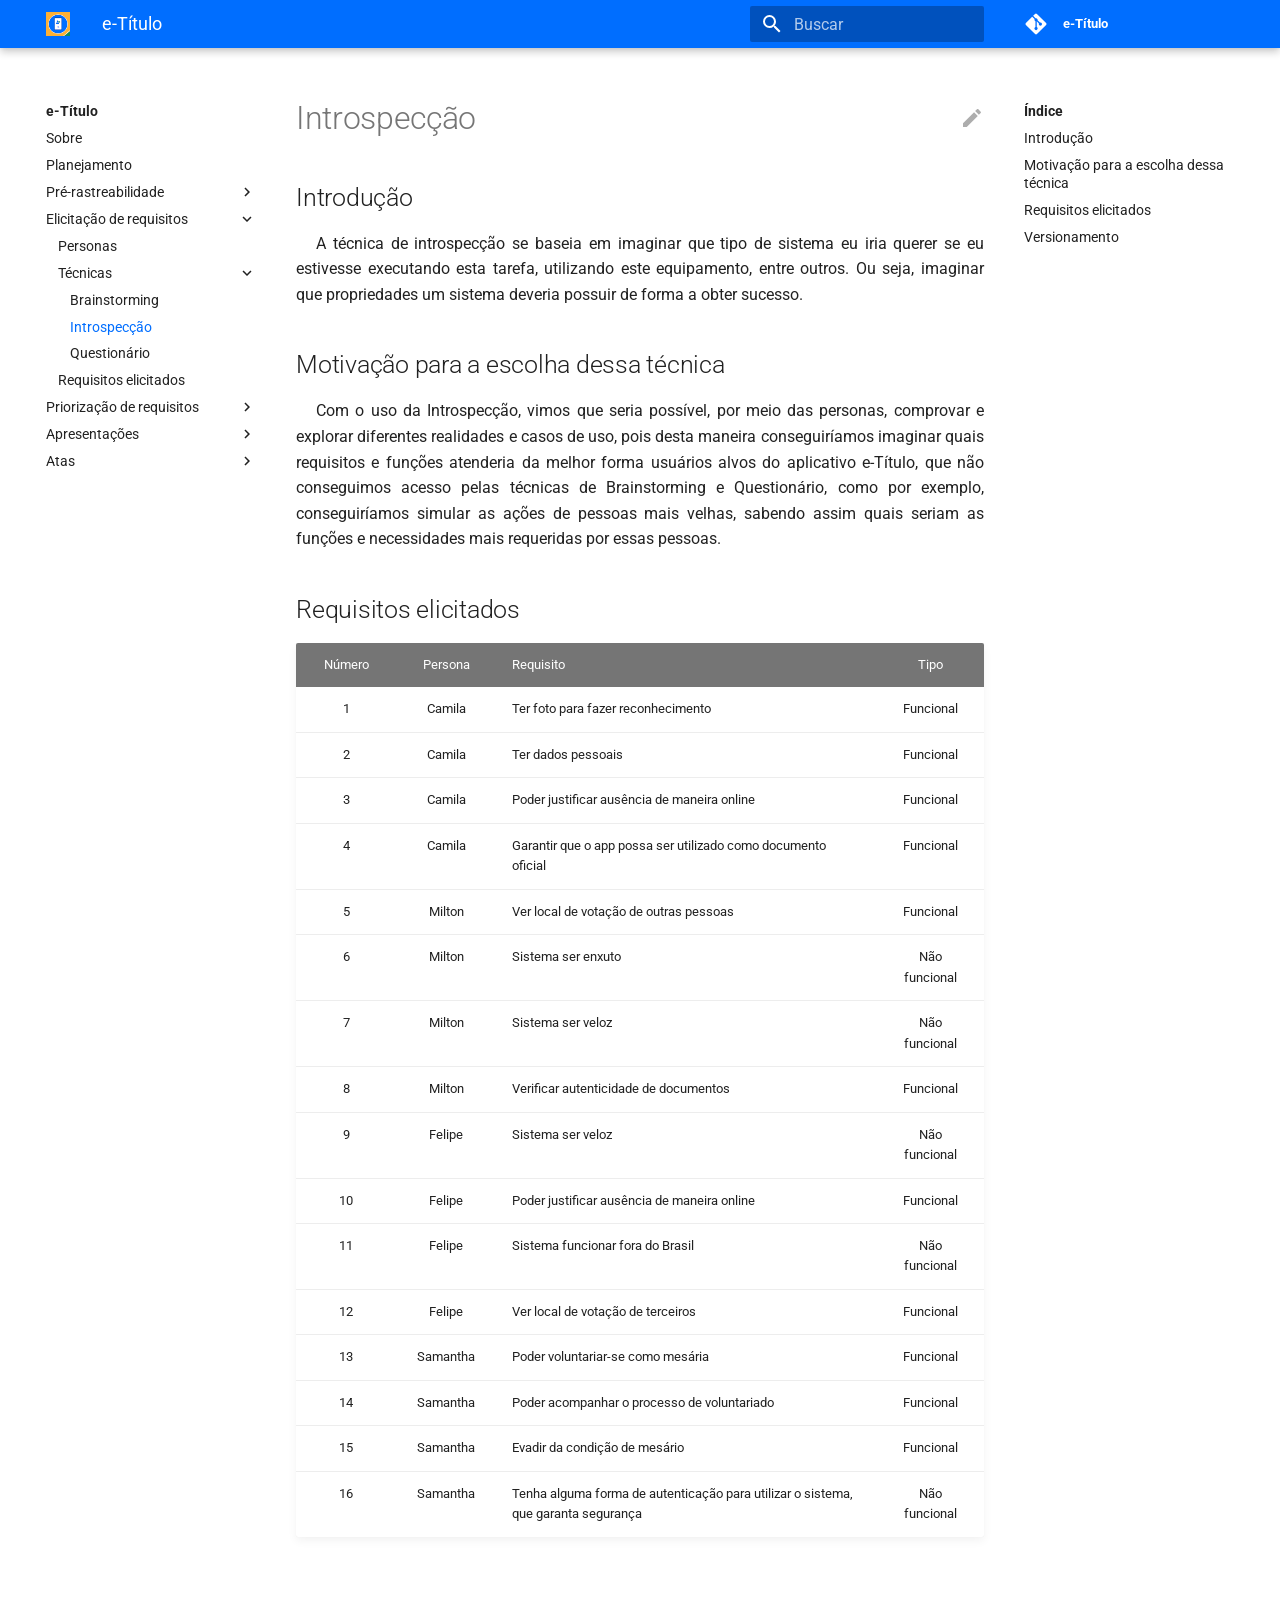
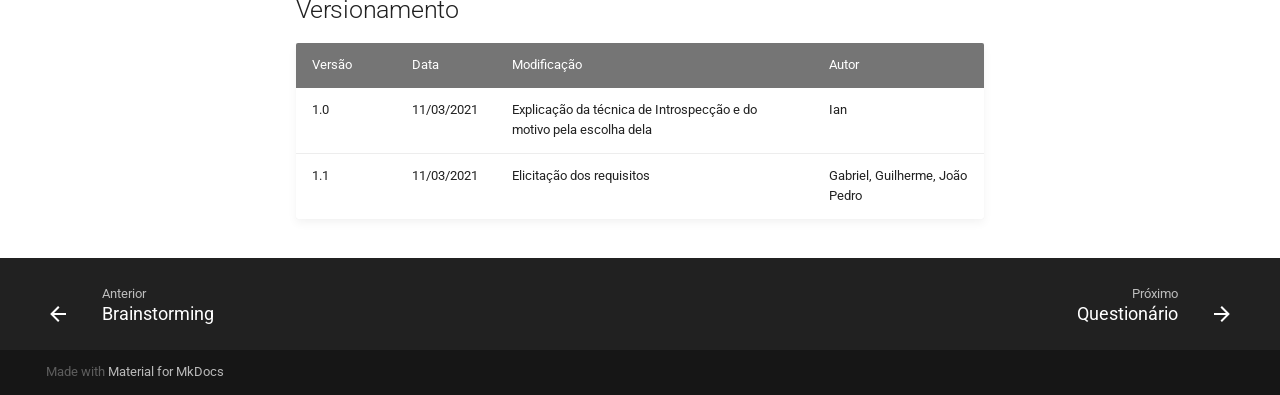
<file: elicitacao/tecnicas/introspeccao/index.html>
<!doctype html>
<html lang="pt" class="no-js">
  <head>
    
      <meta charset="utf-8">
      <meta name="viewport" content="width=device-width,initial-scale=1">
      
      
      
      
      <link rel="shortcut icon" href="../../../assets/icons/codercat.png">
      <meta name="generator" content="mkdocs-1.1.2, mkdocs-material-7.0.5">
    
    
      
        <title>Introspecção - e-Título</title>
      
    
    
      <link rel="stylesheet" href="../../../assets/stylesheets/main.77f3fd56.min.css">
      
        
        <link rel="stylesheet" href="../../../assets/stylesheets/palette.7fa14f5b.min.css">
        
      
    
    
    
      
        
        <link rel="preconnect" href="https://fonts.gstatic.com" crossorigin>
        <link rel="stylesheet" href="https://fonts.googleapis.com/css?family=Roboto:300,400,400i,700%7CRoboto+Mono&display=fallback">
        <style>:root{--md-text-font-family:"Roboto";--md-code-font-family:"Roboto Mono"}</style>
      
    
    
    
      <link rel="stylesheet" href="../../../stylesheets/extra.css">
    
    
      
    
    
  </head>
  
  
    
    
    
    
    
    <body dir="ltr" data-md-color-scheme="" data-md-color-primary="none" data-md-color-accent="none">
      
  
    
    <input class="md-toggle" data-md-toggle="drawer" type="checkbox" id="__drawer" autocomplete="off">
    <input class="md-toggle" data-md-toggle="search" type="checkbox" id="__search" autocomplete="off">
    <label class="md-overlay" for="__drawer"></label>
    <div data-md-component="skip">
      
        
        <a href="#introducao" class="md-skip">
          Ir para o conteúdo
        </a>
      
    </div>
    <div data-md-component="announce">
      
    </div>
    
      

<header class="md-header" data-md-component="header">
  <nav class="md-header__inner md-grid" aria-label="Header">
    <a href="../../.." title="e-Título" class="md-header__button md-logo" aria-label="e-Título">
      
  <img src="../../../assets/icons/eTitulo.png" alt="logo">

    </a>
    <label class="md-header__button md-icon" for="__drawer">
      <svg xmlns="http://www.w3.org/2000/svg" viewBox="0 0 24 24"><path d="M3 6h18v2H3V6m0 5h18v2H3v-2m0 5h18v2H3v-2z"/></svg>
    </label>
    <div class="md-header__title" data-md-component="header-title">
      <div class="md-header__ellipsis">
        <div class="md-header__topic">
          <span class="md-ellipsis">
            e-Título
          </span>
        </div>
        <div class="md-header__topic" data-md-component="header-topic">
          <span class="md-ellipsis">
            
              Introspecção
            
          </span>
        </div>
      </div>
    </div>
    <div class="md-header__options">
      
    </div>
    
      <label class="md-header__button md-icon" for="__search">
        <svg xmlns="http://www.w3.org/2000/svg" viewBox="0 0 24 24"><path d="M9.5 3A6.5 6.5 0 0 1 16 9.5c0 1.61-.59 3.09-1.56 4.23l.27.27h.79l5 5-1.5 1.5-5-5v-.79l-.27-.27A6.516 6.516 0 0 1 9.5 16 6.5 6.5 0 0 1 3 9.5 6.5 6.5 0 0 1 9.5 3m0 2C7 5 5 7 5 9.5S7 14 9.5 14 14 12 14 9.5 12 5 9.5 5z"/></svg>
      </label>
      
<div class="md-search" data-md-component="search" role="dialog">
  <label class="md-search__overlay" for="__search"></label>
  <div class="md-search__inner" role="search">
    <form class="md-search__form" name="search">
      <input type="text" class="md-search__input" name="query" aria-label="Buscar" placeholder="Buscar" autocapitalize="off" autocorrect="off" autocomplete="off" spellcheck="false" data-md-component="search-query" data-md-state="active" required>
      <label class="md-search__icon md-icon" for="__search">
        <svg xmlns="http://www.w3.org/2000/svg" viewBox="0 0 24 24"><path d="M9.5 3A6.5 6.5 0 0 1 16 9.5c0 1.61-.59 3.09-1.56 4.23l.27.27h.79l5 5-1.5 1.5-5-5v-.79l-.27-.27A6.516 6.516 0 0 1 9.5 16 6.5 6.5 0 0 1 3 9.5 6.5 6.5 0 0 1 9.5 3m0 2C7 5 5 7 5 9.5S7 14 9.5 14 14 12 14 9.5 12 5 9.5 5z"/></svg>
        <svg xmlns="http://www.w3.org/2000/svg" viewBox="0 0 24 24"><path d="M20 11v2H8l5.5 5.5-1.42 1.42L4.16 12l7.92-7.92L13.5 5.5 8 11h12z"/></svg>
      </label>
      <button type="reset" class="md-search__icon md-icon" aria-label="Clear" tabindex="-1">
        <svg xmlns="http://www.w3.org/2000/svg" viewBox="0 0 24 24"><path d="M19 6.41L17.59 5 12 10.59 6.41 5 5 6.41 10.59 12 5 17.59 6.41 19 12 13.41 17.59 19 19 17.59 13.41 12 19 6.41z"/></svg>
      </button>
    </form>
    <div class="md-search__output">
      <div class="md-search__scrollwrap" data-md-scrollfix>
        <div class="md-search-result" data-md-component="search-result">
          <div class="md-search-result__meta">
            Initializing search
          </div>
          <ol class="md-search-result__list"></ol>
        </div>
      </div>
    </div>
  </div>
</div>
    
    
      <div class="md-header__source">
        
<a href="https://github.com/Requisitos-de-Software/2020.2-e-Titulo/" title="Ir ao repositório" class="md-source" data-md-component="source">
  <div class="md-source__icon md-icon">
    
    <svg xmlns="http://www.w3.org/2000/svg" viewBox="0 0 448 512"><path d="M439.55 236.05L244 40.45a28.87 28.87 0 0 0-40.81 0l-40.66 40.63 51.52 51.52c27.06-9.14 52.68 16.77 43.39 43.68l49.66 49.66c34.23-11.8 61.18 31 35.47 56.69-26.49 26.49-70.21-2.87-56-37.34L240.22 199v121.85c25.3 12.54 22.26 41.85 9.08 55a34.34 34.34 0 0 1-48.55 0c-17.57-17.6-11.07-46.91 11.25-56v-123c-20.8-8.51-24.6-30.74-18.64-45L142.57 101 8.45 235.14a28.86 28.86 0 0 0 0 40.81l195.61 195.6a28.86 28.86 0 0 0 40.8 0l194.69-194.69a28.86 28.86 0 0 0 0-40.81z"/></svg>
  </div>
  <div class="md-source__repository">
    e-Título
  </div>
</a>
      </div>
    
  </nav>
</header>
    
    <div class="md-container" data-md-component="container">
      
      
        
      
      <main class="md-main" data-md-component="main">
        <div class="md-main__inner md-grid">
          
            
              
              <div class="md-sidebar md-sidebar--primary" data-md-component="sidebar" data-md-type="navigation" >
                <div class="md-sidebar__scrollwrap">
                  <div class="md-sidebar__inner">
                    




<nav class="md-nav md-nav--primary" aria-label="Navigation" data-md-level="0">
  <label class="md-nav__title" for="__drawer">
    <a href="../../.." title="e-Título" class="md-nav__button md-logo" aria-label="e-Título">
      
  <img src="../../../assets/icons/eTitulo.png" alt="logo">

    </a>
    e-Título
  </label>
  
    <div class="md-nav__source">
      
<a href="https://github.com/Requisitos-de-Software/2020.2-e-Titulo/" title="Ir ao repositório" class="md-source" data-md-component="source">
  <div class="md-source__icon md-icon">
    
    <svg xmlns="http://www.w3.org/2000/svg" viewBox="0 0 448 512"><path d="M439.55 236.05L244 40.45a28.87 28.87 0 0 0-40.81 0l-40.66 40.63 51.52 51.52c27.06-9.14 52.68 16.77 43.39 43.68l49.66 49.66c34.23-11.8 61.18 31 35.47 56.69-26.49 26.49-70.21-2.87-56-37.34L240.22 199v121.85c25.3 12.54 22.26 41.85 9.08 55a34.34 34.34 0 0 1-48.55 0c-17.57-17.6-11.07-46.91 11.25-56v-123c-20.8-8.51-24.6-30.74-18.64-45L142.57 101 8.45 235.14a28.86 28.86 0 0 0 0 40.81l195.61 195.6a28.86 28.86 0 0 0 40.8 0l194.69-194.69a28.86 28.86 0 0 0 0-40.81z"/></svg>
  </div>
  <div class="md-source__repository">
    e-Título
  </div>
</a>
    </div>
  
  <ul class="md-nav__list" data-md-scrollfix>
    
      
      
      

  
  
  
    <li class="md-nav__item">
      <a href="../../.." class="md-nav__link">
        Sobre
      </a>
    </li>
  

    
      
      
      

  
  
  
    <li class="md-nav__item">
      <a href="../../../planejamento/" class="md-nav__link">
        Planejamento
      </a>
    </li>
  

    
      
      
      

  
  
  
    
    <li class="md-nav__item md-nav__item--nested">
      
      
        <input class="md-nav__toggle md-toggle" data-md-toggle="__nav_3" type="checkbox" id="__nav_3" >
      
      <label class="md-nav__link" for="__nav_3">
        Pré-rastreabilidade
        <span class="md-nav__icon md-icon"></span>
      </label>
      <nav class="md-nav" aria-label="Pré-rastreabilidade" data-md-level="1">
        <label class="md-nav__title" for="__nav_3">
          <span class="md-nav__icon md-icon"></span>
          Pré-rastreabilidade
        </label>
        <ul class="md-nav__list" data-md-scrollfix>
          
            
  
  
  
    <li class="md-nav__item">
      <a href="../../../pre_rastreabilidade/rich_pictures/" class="md-nav__link">
        RichPictures
      </a>
    </li>
  

          
        </ul>
      </nav>
    </li>
  

    
      
      
      

  
  
    
  
  
    
    <li class="md-nav__item md-nav__item--active md-nav__item--nested">
      
      
        <input class="md-nav__toggle md-toggle" data-md-toggle="__nav_4" type="checkbox" id="__nav_4" checked>
      
      <label class="md-nav__link" for="__nav_4">
        Elicitação de requisitos
        <span class="md-nav__icon md-icon"></span>
      </label>
      <nav class="md-nav" aria-label="Elicitação de requisitos" data-md-level="1">
        <label class="md-nav__title" for="__nav_4">
          <span class="md-nav__icon md-icon"></span>
          Elicitação de requisitos
        </label>
        <ul class="md-nav__list" data-md-scrollfix>
          
            
  
  
  
    <li class="md-nav__item">
      <a href="../../personas/" class="md-nav__link">
        Personas
      </a>
    </li>
  

          
            
  
  
    
  
  
    
    <li class="md-nav__item md-nav__item--active md-nav__item--nested">
      
      
        <input class="md-nav__toggle md-toggle" data-md-toggle="__nav_4_2" type="checkbox" id="__nav_4_2" checked>
      
      <label class="md-nav__link" for="__nav_4_2">
        Técnicas
        <span class="md-nav__icon md-icon"></span>
      </label>
      <nav class="md-nav" aria-label="Técnicas" data-md-level="2">
        <label class="md-nav__title" for="__nav_4_2">
          <span class="md-nav__icon md-icon"></span>
          Técnicas
        </label>
        <ul class="md-nav__list" data-md-scrollfix>
          
            
  
  
  
    <li class="md-nav__item">
      <a href="../brainstorming/" class="md-nav__link">
        Brainstorming
      </a>
    </li>
  

          
            
  
  
    
  
  
    <li class="md-nav__item md-nav__item--active">
      
      <input class="md-nav__toggle md-toggle" data-md-toggle="toc" type="checkbox" id="__toc">
      
      
        <label class="md-nav__link md-nav__link--active" for="__toc">
          Introspecção
          <span class="md-nav__icon md-icon"></span>
        </label>
      
      <a href="./" class="md-nav__link md-nav__link--active">
        Introspecção
      </a>
      
        
<nav class="md-nav md-nav--secondary" aria-label="Índice">
  
  
  
    <label class="md-nav__title" for="__toc">
      <span class="md-nav__icon md-icon"></span>
      Índice
    </label>
    <ul class="md-nav__list" data-md-component="toc" data-md-scrollfix>
      
        <li class="md-nav__item">
  <a href="#introducao" class="md-nav__link">
    Introdução
  </a>
  
</li>
      
        <li class="md-nav__item">
  <a href="#motivacao-para-a-escolha-dessa-tecnica" class="md-nav__link">
    Motivação para a escolha dessa técnica
  </a>
  
</li>
      
        <li class="md-nav__item">
  <a href="#requisitos-elicitados" class="md-nav__link">
    Requisitos elicitados
  </a>
  
</li>
      
        <li class="md-nav__item">
  <a href="#versionamento" class="md-nav__link">
    Versionamento
  </a>
  
</li>
      
    </ul>
  
</nav>
      
    </li>
  

          
            
  
  
  
    <li class="md-nav__item">
      <a href="../questionario/" class="md-nav__link">
        Questionário
      </a>
    </li>
  

          
        </ul>
      </nav>
    </li>
  

          
            
  
  
  
    <li class="md-nav__item">
      <a href="../../requisitos/" class="md-nav__link">
        Requisitos elicitados
      </a>
    </li>
  

          
        </ul>
      </nav>
    </li>
  

    
      
      
      

  
  
  
    
    <li class="md-nav__item md-nav__item--nested">
      
      
        <input class="md-nav__toggle md-toggle" data-md-toggle="__nav_5" type="checkbox" id="__nav_5" >
      
      <label class="md-nav__link" for="__nav_5">
        Priorização de requisitos
        <span class="md-nav__icon md-icon"></span>
      </label>
      <nav class="md-nav" aria-label="Priorização de requisitos" data-md-level="1">
        <label class="md-nav__title" for="__nav_5">
          <span class="md-nav__icon md-icon"></span>
          Priorização de requisitos
        </label>
        <ul class="md-nav__list" data-md-scrollfix>
          
            
  
  
  
    <li class="md-nav__item">
      <a href="../../../priorizacao/moscow/" class="md-nav__link">
        MoSCoW
      </a>
    </li>
  

          
            
  
  
  
    <li class="md-nav__item">
      <a href="../../../priorizacao/valor_custo_risco/" class="md-nav__link">
        Valor, Custo e Risco
      </a>
    </li>
  

          
        </ul>
      </nav>
    </li>
  

    
      
      
      

  
  
  
    
    <li class="md-nav__item md-nav__item--nested">
      
      
        <input class="md-nav__toggle md-toggle" data-md-toggle="__nav_6" type="checkbox" id="__nav_6" >
      
      <label class="md-nav__link" for="__nav_6">
        Apresentações
        <span class="md-nav__icon md-icon"></span>
      </label>
      <nav class="md-nav" aria-label="Apresentações" data-md-level="1">
        <label class="md-nav__title" for="__nav_6">
          <span class="md-nav__icon md-icon"></span>
          Apresentações
        </label>
        <ul class="md-nav__list" data-md-scrollfix>
          
            
  
  
  
    <li class="md-nav__item">
      <a href="../../../apresentacoes/apresentacao1/" class="md-nav__link">
        Apresentação 1
      </a>
    </li>
  

          
            
  
  
  
    <li class="md-nav__item">
      <a href="../../../apresentacoes/apresentacao2/" class="md-nav__link">
        Apresentação 2
      </a>
    </li>
  

          
        </ul>
      </nav>
    </li>
  

    
      
      
      

  
  
  
    
    <li class="md-nav__item md-nav__item--nested">
      
      
        <input class="md-nav__toggle md-toggle" data-md-toggle="__nav_7" type="checkbox" id="__nav_7" >
      
      <label class="md-nav__link" for="__nav_7">
        Atas
        <span class="md-nav__icon md-icon"></span>
      </label>
      <nav class="md-nav" aria-label="Atas" data-md-level="1">
        <label class="md-nav__title" for="__nav_7">
          <span class="md-nav__icon md-icon"></span>
          Atas
        </label>
        <ul class="md-nav__list" data-md-scrollfix>
          
            
  
  
  
    <li class="md-nav__item">
      <a href="../../../atas/reuniao_03_03/" class="md-nav__link">
        03/03/2021
      </a>
    </li>
  

          
            
  
  
  
    <li class="md-nav__item">
      <a href="../../../atas/reuniao_03_10/" class="md-nav__link">
        10/03/2021
      </a>
    </li>
  

          
        </ul>
      </nav>
    </li>
  

    
  </ul>
</nav>
                  </div>
                </div>
              </div>
            
            
              
              <div class="md-sidebar md-sidebar--secondary" data-md-component="sidebar" data-md-type="toc" >
                <div class="md-sidebar__scrollwrap">
                  <div class="md-sidebar__inner">
                    
<nav class="md-nav md-nav--secondary" aria-label="Índice">
  
  
  
    <label class="md-nav__title" for="__toc">
      <span class="md-nav__icon md-icon"></span>
      Índice
    </label>
    <ul class="md-nav__list" data-md-component="toc" data-md-scrollfix>
      
        <li class="md-nav__item">
  <a href="#introducao" class="md-nav__link">
    Introdução
  </a>
  
</li>
      
        <li class="md-nav__item">
  <a href="#motivacao-para-a-escolha-dessa-tecnica" class="md-nav__link">
    Motivação para a escolha dessa técnica
  </a>
  
</li>
      
        <li class="md-nav__item">
  <a href="#requisitos-elicitados" class="md-nav__link">
    Requisitos elicitados
  </a>
  
</li>
      
        <li class="md-nav__item">
  <a href="#versionamento" class="md-nav__link">
    Versionamento
  </a>
  
</li>
      
    </ul>
  
</nav>
                  </div>
                </div>
              </div>
            
          
          <div class="md-content" data-md-component="content">
            <article class="md-content__inner md-typeset">
              
                
                  <a href="https://github.com/Requisitos-de-Software/2020.2-e-Titulo/edit/master/docs/elicitacao/tecnicas/introspeccao.md" title="Editar esta página" class="md-content__button md-icon">
                    <svg xmlns="http://www.w3.org/2000/svg" viewBox="0 0 24 24"><path d="M20.71 7.04c.39-.39.39-1.04 0-1.41l-2.34-2.34c-.37-.39-1.02-.39-1.41 0l-1.84 1.83 3.75 3.75M3 17.25V21h3.75L17.81 9.93l-3.75-3.75L3 17.25z"/></svg>
                  </a>
                
                
                  <h1>Introspecção</h1>
                
                <h2 id="introducao">Introdução</h2>
<p style="text-indent: 20px; text-align: justify">
A técnica de introspecção se baseia em imaginar que tipo de sistema eu iria querer se eu
estivesse executando esta tarefa, utilizando este equipamento, entre outros. Ou seja, imaginar que propriedades um sistema deveria possuir de forma a obter sucesso.
</p>

<h2 id="motivacao-para-a-escolha-dessa-tecnica">Motivação para a escolha dessa técnica</h2>
<p style="text-indent: 20px; text-align: justify">
Com o uso da Introspecção, vimos que seria possível, por meio das personas, comprovar e explorar diferentes realidades e casos de uso, pois desta maneira conseguiríamos imaginar quais requisitos e funções atenderia da melhor forma usuários alvos do aplicativo e-Título, que não conseguimos acesso pelas técnicas de Brainstorming e Questionário, como por exemplo, conseguiríamos simular as ações de pessoas mais velhas, sabendo assim quais seriam as funções e necessidades mais requeridas por essas pessoas. 
</p>

<h2 id="requisitos-elicitados">Requisitos elicitados</h2>
<table>
<thead>
<tr>
<th align="center">Número</th>
<th align="center">Persona</th>
<th>Requisito</th>
<th align="center">Tipo</th>
</tr>
</thead>
<tbody>
<tr>
<td align="center">1</td>
<td align="center">Camila</td>
<td>Ter foto para fazer reconhecimento</td>
<td align="center">Funcional</td>
</tr>
<tr>
<td align="center">2</td>
<td align="center">Camila</td>
<td>Ter dados pessoais</td>
<td align="center">Funcional</td>
</tr>
<tr>
<td align="center">3</td>
<td align="center">Camila</td>
<td>Poder justificar ausência de maneira online</td>
<td align="center">Funcional</td>
</tr>
<tr>
<td align="center">4</td>
<td align="center">Camila</td>
<td>Garantir que o app possa ser utilizado como documento oficial</td>
<td align="center">Funcional</td>
</tr>
<tr>
<td align="center">5</td>
<td align="center">Milton</td>
<td>Ver local de votação de outras pessoas</td>
<td align="center">Funcional</td>
</tr>
<tr>
<td align="center">6</td>
<td align="center">Milton</td>
<td>Sistema ser enxuto</td>
<td align="center">Não funcional</td>
</tr>
<tr>
<td align="center">7</td>
<td align="center">Milton</td>
<td>Sistema ser veloz</td>
<td align="center">Não funcional</td>
</tr>
<tr>
<td align="center">8</td>
<td align="center">Milton</td>
<td>Verificar autenticidade de documentos</td>
<td align="center">Funcional</td>
</tr>
<tr>
<td align="center">9</td>
<td align="center">Felipe</td>
<td>Sistema ser veloz</td>
<td align="center">Não funcional</td>
</tr>
<tr>
<td align="center">10</td>
<td align="center">Felipe</td>
<td>Poder justificar ausência de maneira online</td>
<td align="center">Funcional</td>
</tr>
<tr>
<td align="center">11</td>
<td align="center">Felipe</td>
<td>Sistema funcionar fora do Brasil</td>
<td align="center">Não funcional</td>
</tr>
<tr>
<td align="center">12</td>
<td align="center">Felipe</td>
<td>Ver local de votação de terceiros</td>
<td align="center">Funcional</td>
</tr>
<tr>
<td align="center">13</td>
<td align="center">Samantha</td>
<td>Poder voluntariar-se como mesária</td>
<td align="center">Funcional</td>
</tr>
<tr>
<td align="center">14</td>
<td align="center">Samantha</td>
<td>Poder acompanhar o processo de voluntariado</td>
<td align="center">Funcional</td>
</tr>
<tr>
<td align="center">15</td>
<td align="center">Samantha</td>
<td>Evadir da condição de mesário</td>
<td align="center">Funcional</td>
</tr>
<tr>
<td align="center">16</td>
<td align="center">Samantha</td>
<td>Tenha alguma forma de autenticação para utilizar o sistema, que garanta segurança</td>
<td align="center">Não funcional</td>
</tr>
</tbody>
</table>
<h2 id="versionamento">Versionamento</h2>
<table>
<thead>
<tr>
<th>Versão</th>
<th>Data</th>
<th>Modificação</th>
<th>Autor</th>
</tr>
</thead>
<tbody>
<tr>
<td>1.0</td>
<td>11/03/2021</td>
<td>Explicação da técnica de Introspecção e do motivo pela escolha dela</td>
<td>Ian</td>
</tr>
<tr>
<td>1.1</td>
<td>11/03/2021</td>
<td>Elicitação dos requisitos</td>
<td>Gabriel, Guilherme, João Pedro</td>
</tr>
</tbody>
</table>
                
              
              
                


              
            </article>
          </div>
        </div>
      </main>
      
        
<footer class="md-footer">
  
    <nav class="md-footer__inner md-grid" aria-label="Footer">
      
        <a href="../brainstorming/" class="md-footer__link md-footer__link--prev" rel="prev">
          <div class="md-footer__button md-icon">
            <svg xmlns="http://www.w3.org/2000/svg" viewBox="0 0 24 24"><path d="M20 11v2H8l5.5 5.5-1.42 1.42L4.16 12l7.92-7.92L13.5 5.5 8 11h12z"/></svg>
          </div>
          <div class="md-footer__title">
            <div class="md-ellipsis">
              <span class="md-footer__direction">
                Anterior
              </span>
              Brainstorming
            </div>
          </div>
        </a>
      
      
        <a href="../questionario/" class="md-footer__link md-footer__link--next" rel="next">
          <div class="md-footer__title">
            <div class="md-ellipsis">
              <span class="md-footer__direction">
                Próximo
              </span>
              Questionário
            </div>
          </div>
          <div class="md-footer__button md-icon">
            <svg xmlns="http://www.w3.org/2000/svg" viewBox="0 0 24 24"><path d="M4 11v2h12l-5.5 5.5 1.42 1.42L19.84 12l-7.92-7.92L10.5 5.5 16 11H4z"/></svg>
          </div>
        </a>
      
    </nav>
  
  <div class="md-footer-meta md-typeset">
    <div class="md-footer-meta__inner md-grid">
      <div class="md-footer-copyright">
        
        Made with
        <a href="https://squidfunk.github.io/mkdocs-material/" target="_blank" rel="noopener">
          Material for MkDocs
        </a>
        
      </div>
      
    </div>
  </div>
</footer>
      
    </div>
    <div class="md-dialog" data-md-component="dialog">
      <div class="md-dialog__inner md-typeset"></div>
    </div>
    <script id="__config" type="application/json">{"base": "../../..", "features": [], "translations": {"clipboard.copy": "Copiar para \u00e1rea de transfer\u00eancia", "clipboard.copied": "Copiado para \u00e1rea de transfer\u00eancia", "search.config.lang": "pt", "search.config.pipeline": "trimmer, stopWordFilter", "search.config.separator": "[\\s\\-]+", "search.placeholder": "Buscar", "search.result.placeholder": "Digite para iniciar a busca", "search.result.none": "Nenhum resultado encontrado", "search.result.one": "1 resultado encontrado", "search.result.other": "# resultados encontrados", "search.result.more.one": "1 more on this page", "search.result.more.other": "# more on this page", "search.result.term.missing": "Missing"}, "search": "../../../assets/javascripts/workers/search.fb4a9340.min.js", "version": null}</script>
    
    
      <script src="../../../assets/javascripts/bundle.5cf3e710.min.js"></script>
      
    
  </body>
</html>
</file>
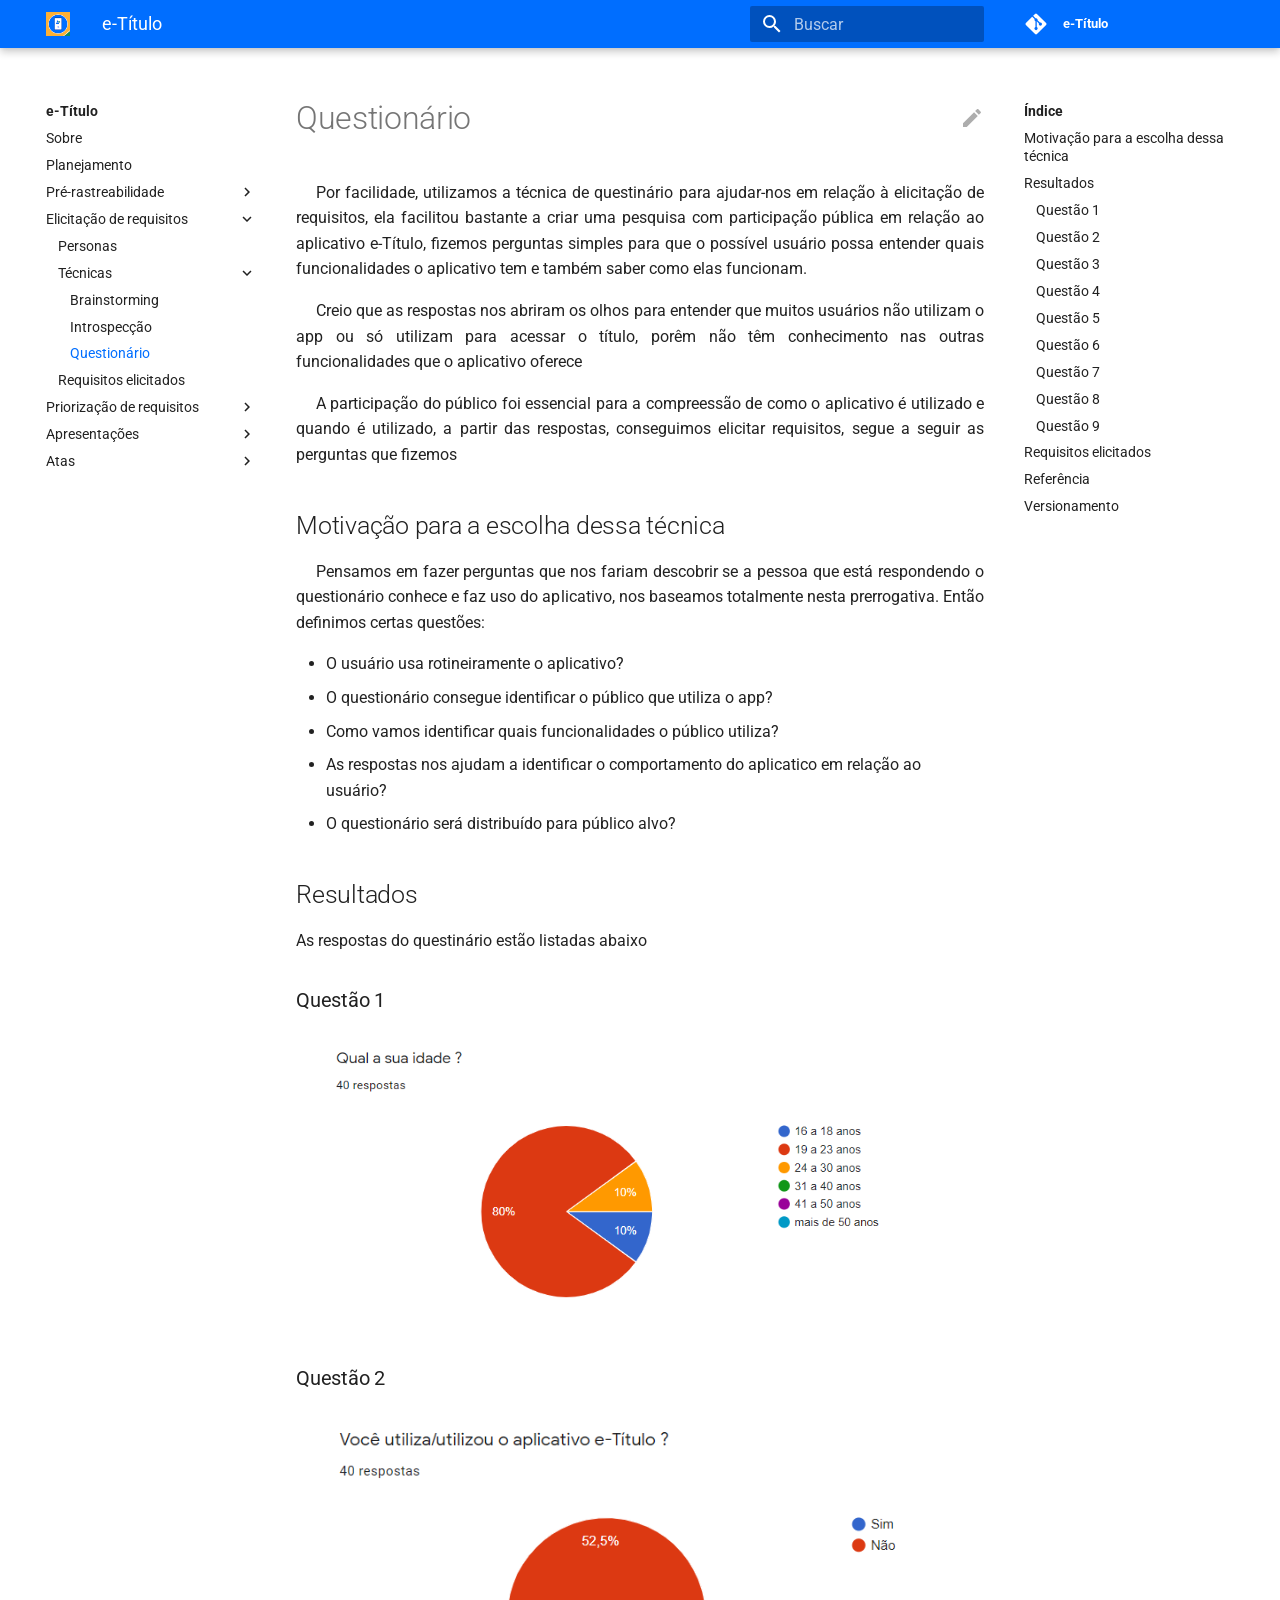
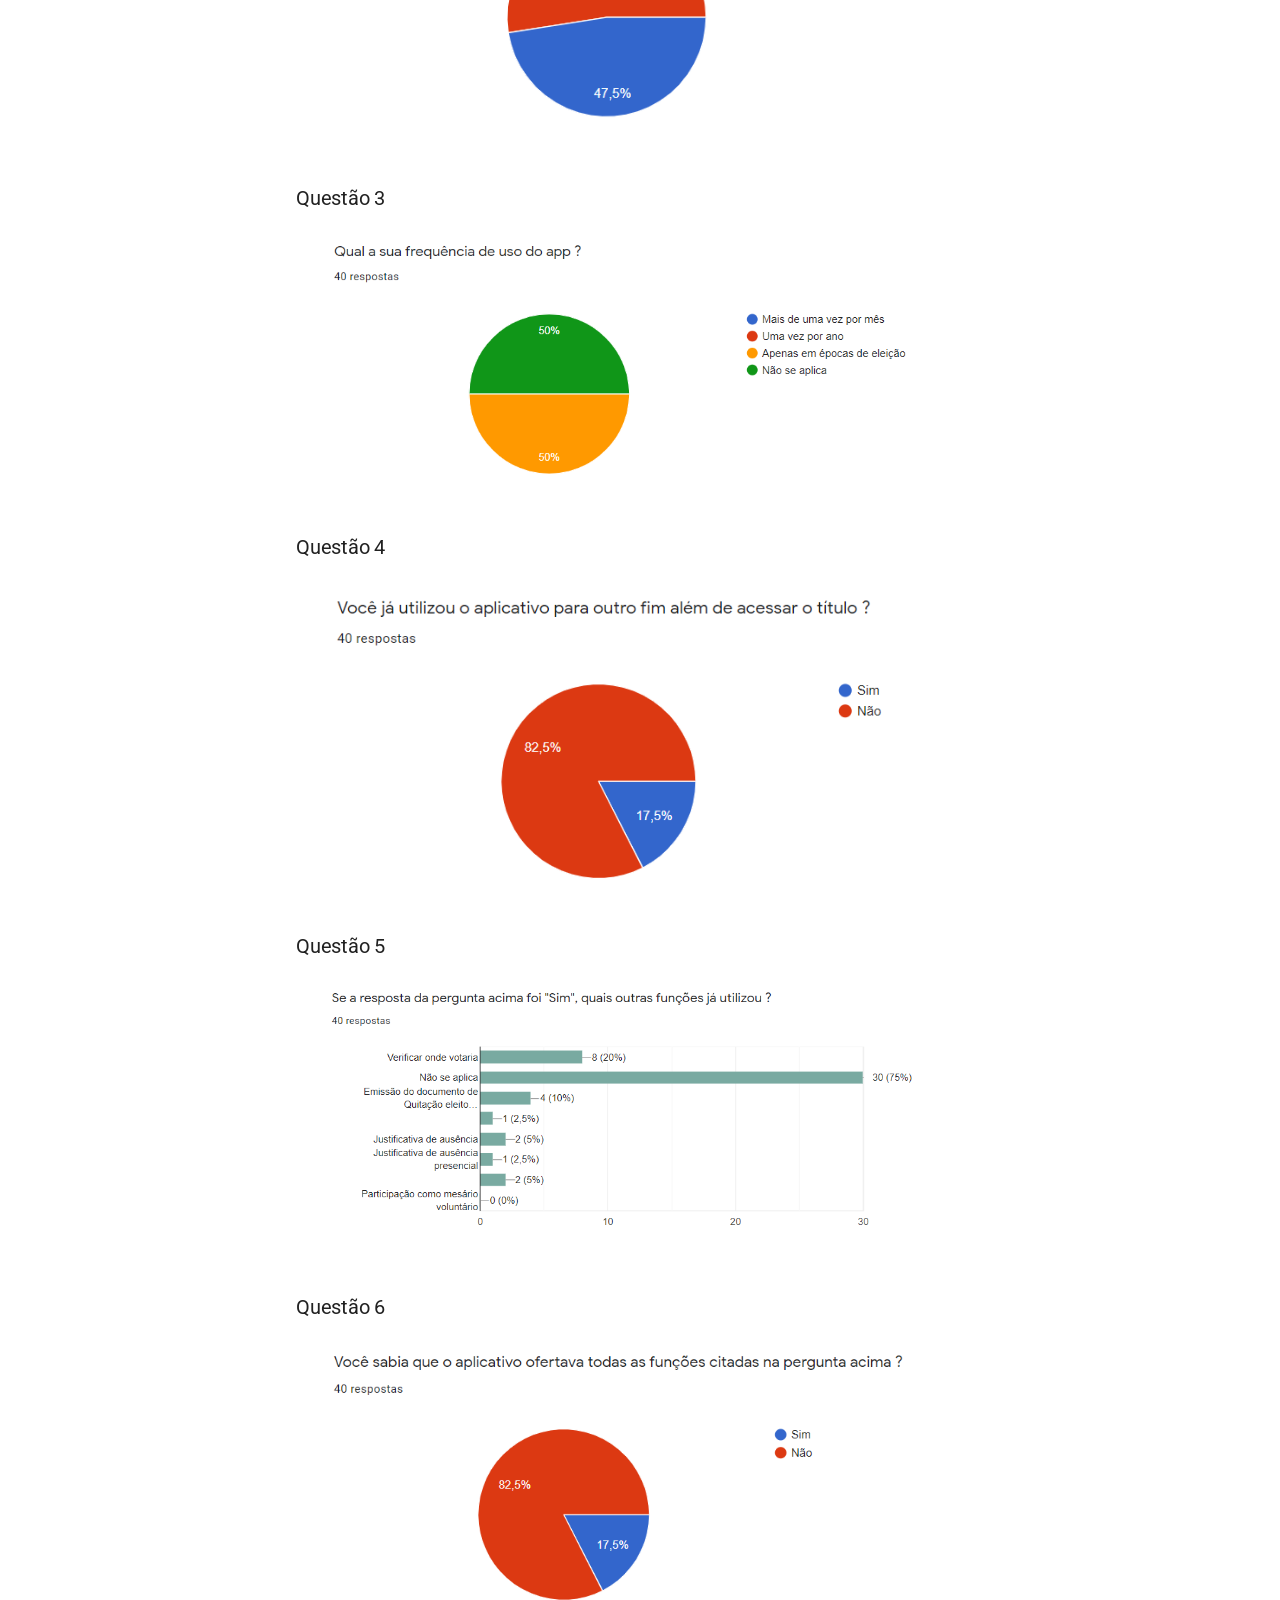
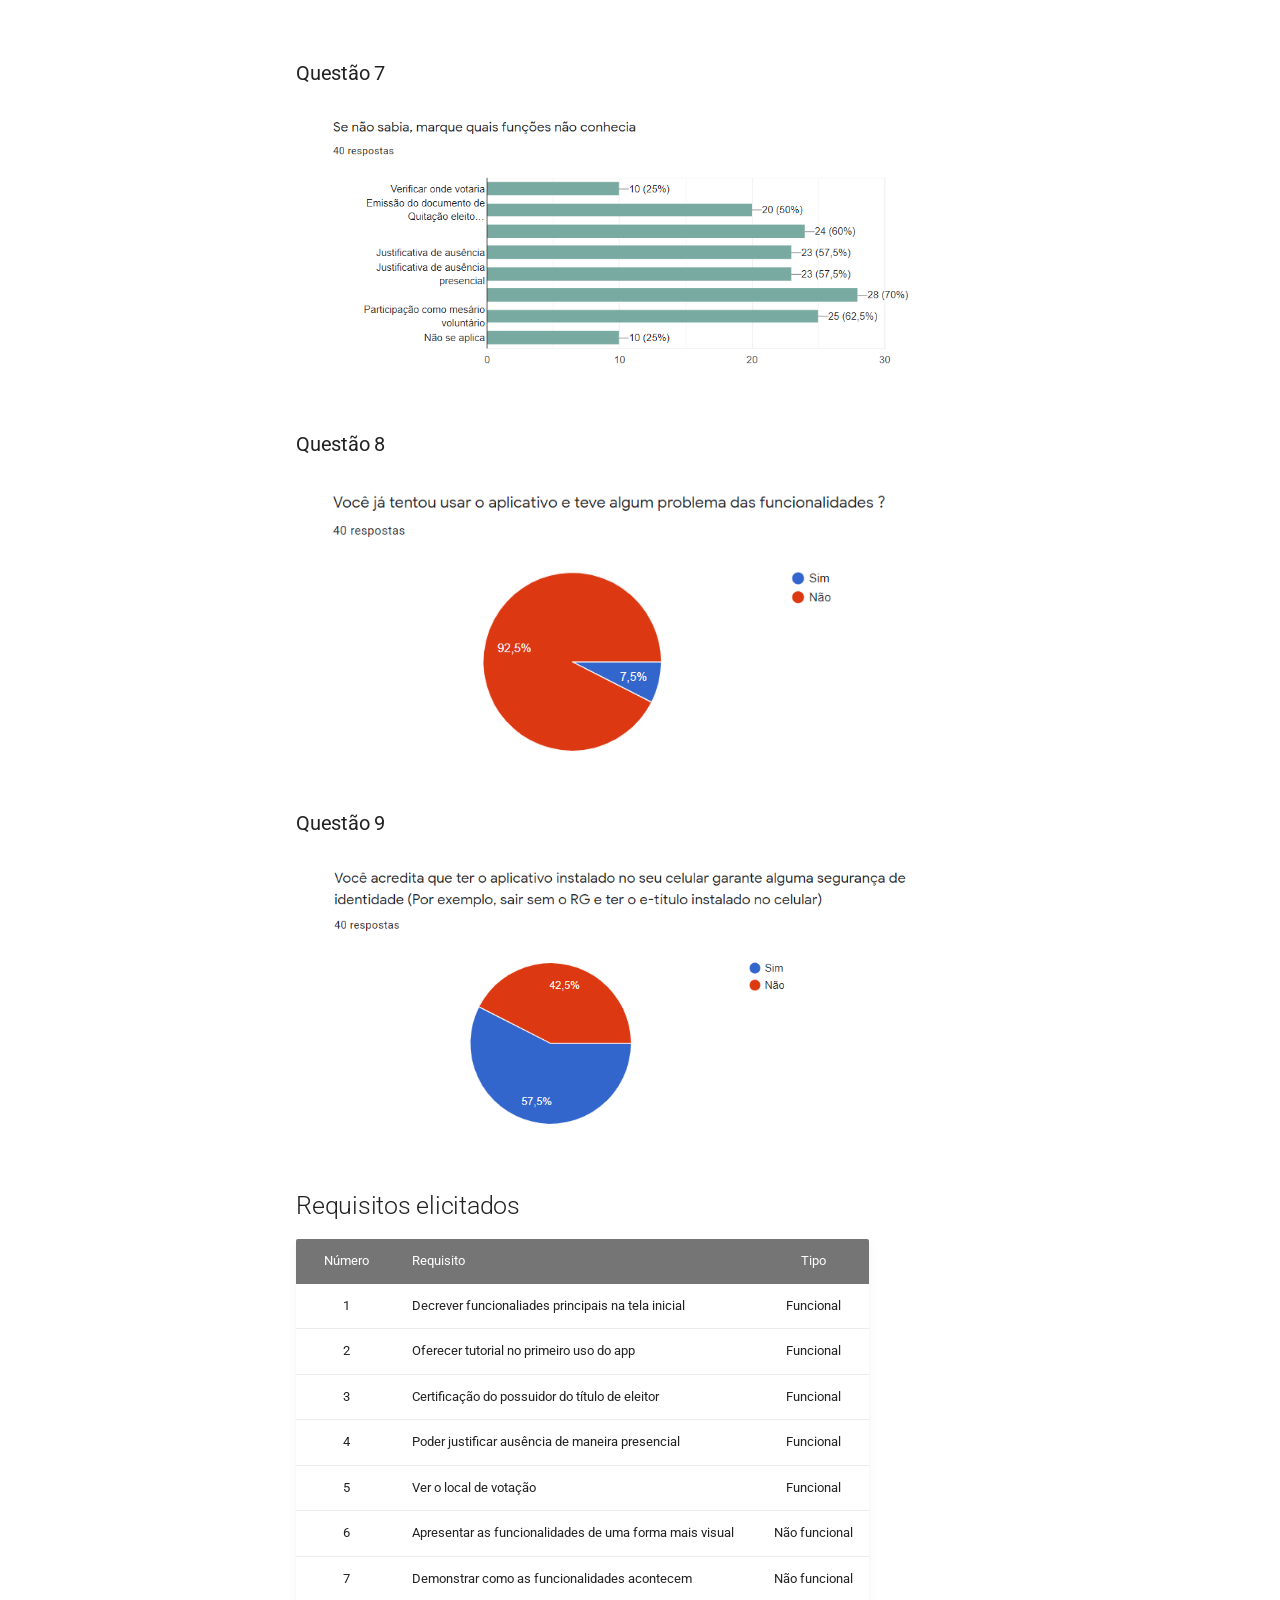
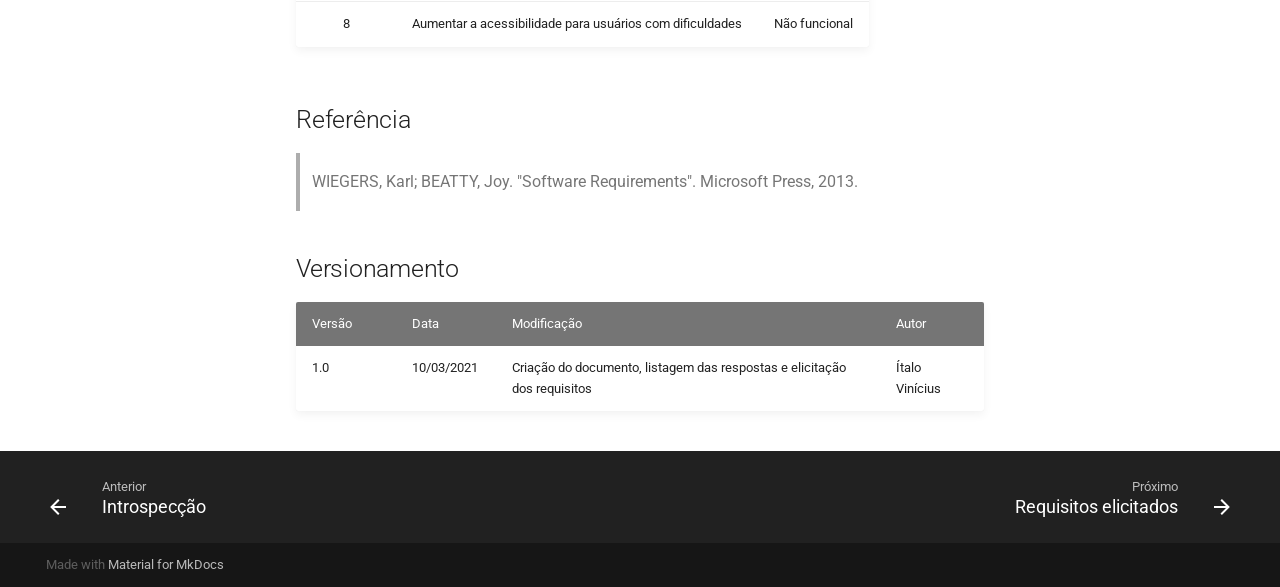
<file: elicitacao/tecnicas/questionario/index.html>
<!doctype html>
<html lang="pt" class="no-js">
  <head>
    
      <meta charset="utf-8">
      <meta name="viewport" content="width=device-width,initial-scale=1">
      
      
      
      
      <link rel="shortcut icon" href="../../../assets/icons/codercat.png">
      <meta name="generator" content="mkdocs-1.1.2, mkdocs-material-7.0.5">
    
    
      
        <title>Questionário - e-Título</title>
      
    
    
      <link rel="stylesheet" href="../../../assets/stylesheets/main.77f3fd56.min.css">
      
        
        <link rel="stylesheet" href="../../../assets/stylesheets/palette.7fa14f5b.min.css">
        
      
    
    
    
      
        
        <link rel="preconnect" href="https://fonts.gstatic.com" crossorigin>
        <link rel="stylesheet" href="https://fonts.googleapis.com/css?family=Roboto:300,400,400i,700%7CRoboto+Mono&display=fallback">
        <style>:root{--md-text-font-family:"Roboto";--md-code-font-family:"Roboto Mono"}</style>
      
    
    
    
      <link rel="stylesheet" href="../../../stylesheets/extra.css">
    
    
      
    
    
  </head>
  
  
    
    
    
    
    
    <body dir="ltr" data-md-color-scheme="" data-md-color-primary="none" data-md-color-accent="none">
      
  
    
    <input class="md-toggle" data-md-toggle="drawer" type="checkbox" id="__drawer" autocomplete="off">
    <input class="md-toggle" data-md-toggle="search" type="checkbox" id="__search" autocomplete="off">
    <label class="md-overlay" for="__drawer"></label>
    <div data-md-component="skip">
      
        
        <a href="#questionario" class="md-skip">
          Ir para o conteúdo
        </a>
      
    </div>
    <div data-md-component="announce">
      
    </div>
    
      

<header class="md-header" data-md-component="header">
  <nav class="md-header__inner md-grid" aria-label="Header">
    <a href="../../.." title="e-Título" class="md-header__button md-logo" aria-label="e-Título">
      
  <img src="../../../assets/icons/eTitulo.png" alt="logo">

    </a>
    <label class="md-header__button md-icon" for="__drawer">
      <svg xmlns="http://www.w3.org/2000/svg" viewBox="0 0 24 24"><path d="M3 6h18v2H3V6m0 5h18v2H3v-2m0 5h18v2H3v-2z"/></svg>
    </label>
    <div class="md-header__title" data-md-component="header-title">
      <div class="md-header__ellipsis">
        <div class="md-header__topic">
          <span class="md-ellipsis">
            e-Título
          </span>
        </div>
        <div class="md-header__topic" data-md-component="header-topic">
          <span class="md-ellipsis">
            
              Questionário
            
          </span>
        </div>
      </div>
    </div>
    <div class="md-header__options">
      
    </div>
    
      <label class="md-header__button md-icon" for="__search">
        <svg xmlns="http://www.w3.org/2000/svg" viewBox="0 0 24 24"><path d="M9.5 3A6.5 6.5 0 0 1 16 9.5c0 1.61-.59 3.09-1.56 4.23l.27.27h.79l5 5-1.5 1.5-5-5v-.79l-.27-.27A6.516 6.516 0 0 1 9.5 16 6.5 6.5 0 0 1 3 9.5 6.5 6.5 0 0 1 9.5 3m0 2C7 5 5 7 5 9.5S7 14 9.5 14 14 12 14 9.5 12 5 9.5 5z"/></svg>
      </label>
      
<div class="md-search" data-md-component="search" role="dialog">
  <label class="md-search__overlay" for="__search"></label>
  <div class="md-search__inner" role="search">
    <form class="md-search__form" name="search">
      <input type="text" class="md-search__input" name="query" aria-label="Buscar" placeholder="Buscar" autocapitalize="off" autocorrect="off" autocomplete="off" spellcheck="false" data-md-component="search-query" data-md-state="active" required>
      <label class="md-search__icon md-icon" for="__search">
        <svg xmlns="http://www.w3.org/2000/svg" viewBox="0 0 24 24"><path d="M9.5 3A6.5 6.5 0 0 1 16 9.5c0 1.61-.59 3.09-1.56 4.23l.27.27h.79l5 5-1.5 1.5-5-5v-.79l-.27-.27A6.516 6.516 0 0 1 9.5 16 6.5 6.5 0 0 1 3 9.5 6.5 6.5 0 0 1 9.5 3m0 2C7 5 5 7 5 9.5S7 14 9.5 14 14 12 14 9.5 12 5 9.5 5z"/></svg>
        <svg xmlns="http://www.w3.org/2000/svg" viewBox="0 0 24 24"><path d="M20 11v2H8l5.5 5.5-1.42 1.42L4.16 12l7.92-7.92L13.5 5.5 8 11h12z"/></svg>
      </label>
      <button type="reset" class="md-search__icon md-icon" aria-label="Clear" tabindex="-1">
        <svg xmlns="http://www.w3.org/2000/svg" viewBox="0 0 24 24"><path d="M19 6.41L17.59 5 12 10.59 6.41 5 5 6.41 10.59 12 5 17.59 6.41 19 12 13.41 17.59 19 19 17.59 13.41 12 19 6.41z"/></svg>
      </button>
    </form>
    <div class="md-search__output">
      <div class="md-search__scrollwrap" data-md-scrollfix>
        <div class="md-search-result" data-md-component="search-result">
          <div class="md-search-result__meta">
            Initializing search
          </div>
          <ol class="md-search-result__list"></ol>
        </div>
      </div>
    </div>
  </div>
</div>
    
    
      <div class="md-header__source">
        
<a href="https://github.com/Requisitos-de-Software/2020.2-e-Titulo/" title="Ir ao repositório" class="md-source" data-md-component="source">
  <div class="md-source__icon md-icon">
    
    <svg xmlns="http://www.w3.org/2000/svg" viewBox="0 0 448 512"><path d="M439.55 236.05L244 40.45a28.87 28.87 0 0 0-40.81 0l-40.66 40.63 51.52 51.52c27.06-9.14 52.68 16.77 43.39 43.68l49.66 49.66c34.23-11.8 61.18 31 35.47 56.69-26.49 26.49-70.21-2.87-56-37.34L240.22 199v121.85c25.3 12.54 22.26 41.85 9.08 55a34.34 34.34 0 0 1-48.55 0c-17.57-17.6-11.07-46.91 11.25-56v-123c-20.8-8.51-24.6-30.74-18.64-45L142.57 101 8.45 235.14a28.86 28.86 0 0 0 0 40.81l195.61 195.6a28.86 28.86 0 0 0 40.8 0l194.69-194.69a28.86 28.86 0 0 0 0-40.81z"/></svg>
  </div>
  <div class="md-source__repository">
    e-Título
  </div>
</a>
      </div>
    
  </nav>
</header>
    
    <div class="md-container" data-md-component="container">
      
      
        
      
      <main class="md-main" data-md-component="main">
        <div class="md-main__inner md-grid">
          
            
              
              <div class="md-sidebar md-sidebar--primary" data-md-component="sidebar" data-md-type="navigation" >
                <div class="md-sidebar__scrollwrap">
                  <div class="md-sidebar__inner">
                    




<nav class="md-nav md-nav--primary" aria-label="Navigation" data-md-level="0">
  <label class="md-nav__title" for="__drawer">
    <a href="../../.." title="e-Título" class="md-nav__button md-logo" aria-label="e-Título">
      
  <img src="../../../assets/icons/eTitulo.png" alt="logo">

    </a>
    e-Título
  </label>
  
    <div class="md-nav__source">
      
<a href="https://github.com/Requisitos-de-Software/2020.2-e-Titulo/" title="Ir ao repositório" class="md-source" data-md-component="source">
  <div class="md-source__icon md-icon">
    
    <svg xmlns="http://www.w3.org/2000/svg" viewBox="0 0 448 512"><path d="M439.55 236.05L244 40.45a28.87 28.87 0 0 0-40.81 0l-40.66 40.63 51.52 51.52c27.06-9.14 52.68 16.77 43.39 43.68l49.66 49.66c34.23-11.8 61.18 31 35.47 56.69-26.49 26.49-70.21-2.87-56-37.34L240.22 199v121.85c25.3 12.54 22.26 41.85 9.08 55a34.34 34.34 0 0 1-48.55 0c-17.57-17.6-11.07-46.91 11.25-56v-123c-20.8-8.51-24.6-30.74-18.64-45L142.57 101 8.45 235.14a28.86 28.86 0 0 0 0 40.81l195.61 195.6a28.86 28.86 0 0 0 40.8 0l194.69-194.69a28.86 28.86 0 0 0 0-40.81z"/></svg>
  </div>
  <div class="md-source__repository">
    e-Título
  </div>
</a>
    </div>
  
  <ul class="md-nav__list" data-md-scrollfix>
    
      
      
      

  
  
  
    <li class="md-nav__item">
      <a href="../../.." class="md-nav__link">
        Sobre
      </a>
    </li>
  

    
      
      
      

  
  
  
    <li class="md-nav__item">
      <a href="../../../planejamento/" class="md-nav__link">
        Planejamento
      </a>
    </li>
  

    
      
      
      

  
  
  
    
    <li class="md-nav__item md-nav__item--nested">
      
      
        <input class="md-nav__toggle md-toggle" data-md-toggle="__nav_3" type="checkbox" id="__nav_3" >
      
      <label class="md-nav__link" for="__nav_3">
        Pré-rastreabilidade
        <span class="md-nav__icon md-icon"></span>
      </label>
      <nav class="md-nav" aria-label="Pré-rastreabilidade" data-md-level="1">
        <label class="md-nav__title" for="__nav_3">
          <span class="md-nav__icon md-icon"></span>
          Pré-rastreabilidade
        </label>
        <ul class="md-nav__list" data-md-scrollfix>
          
            
  
  
  
    <li class="md-nav__item">
      <a href="../../../pre_rastreabilidade/rich_pictures/" class="md-nav__link">
        RichPictures
      </a>
    </li>
  

          
        </ul>
      </nav>
    </li>
  

    
      
      
      

  
  
    
  
  
    
    <li class="md-nav__item md-nav__item--active md-nav__item--nested">
      
      
        <input class="md-nav__toggle md-toggle" data-md-toggle="__nav_4" type="checkbox" id="__nav_4" checked>
      
      <label class="md-nav__link" for="__nav_4">
        Elicitação de requisitos
        <span class="md-nav__icon md-icon"></span>
      </label>
      <nav class="md-nav" aria-label="Elicitação de requisitos" data-md-level="1">
        <label class="md-nav__title" for="__nav_4">
          <span class="md-nav__icon md-icon"></span>
          Elicitação de requisitos
        </label>
        <ul class="md-nav__list" data-md-scrollfix>
          
            
  
  
  
    <li class="md-nav__item">
      <a href="../../personas/" class="md-nav__link">
        Personas
      </a>
    </li>
  

          
            
  
  
    
  
  
    
    <li class="md-nav__item md-nav__item--active md-nav__item--nested">
      
      
        <input class="md-nav__toggle md-toggle" data-md-toggle="__nav_4_2" type="checkbox" id="__nav_4_2" checked>
      
      <label class="md-nav__link" for="__nav_4_2">
        Técnicas
        <span class="md-nav__icon md-icon"></span>
      </label>
      <nav class="md-nav" aria-label="Técnicas" data-md-level="2">
        <label class="md-nav__title" for="__nav_4_2">
          <span class="md-nav__icon md-icon"></span>
          Técnicas
        </label>
        <ul class="md-nav__list" data-md-scrollfix>
          
            
  
  
  
    <li class="md-nav__item">
      <a href="../brainstorming/" class="md-nav__link">
        Brainstorming
      </a>
    </li>
  

          
            
  
  
  
    <li class="md-nav__item">
      <a href="../introspeccao/" class="md-nav__link">
        Introspecção
      </a>
    </li>
  

          
            
  
  
    
  
  
    <li class="md-nav__item md-nav__item--active">
      
      <input class="md-nav__toggle md-toggle" data-md-toggle="toc" type="checkbox" id="__toc">
      
        
      
      
        <label class="md-nav__link md-nav__link--active" for="__toc">
          Questionário
          <span class="md-nav__icon md-icon"></span>
        </label>
      
      <a href="./" class="md-nav__link md-nav__link--active">
        Questionário
      </a>
      
        
<nav class="md-nav md-nav--secondary" aria-label="Índice">
  
  
    
  
  
    <label class="md-nav__title" for="__toc">
      <span class="md-nav__icon md-icon"></span>
      Índice
    </label>
    <ul class="md-nav__list" data-md-component="toc" data-md-scrollfix>
      
        <li class="md-nav__item">
  <a href="#motivacao-para-a-escolha-dessa-tecnica" class="md-nav__link">
    Motivação para a escolha dessa técnica
  </a>
  
</li>
      
        <li class="md-nav__item">
  <a href="#resultados" class="md-nav__link">
    Resultados
  </a>
  
    <nav class="md-nav" aria-label="Resultados">
      <ul class="md-nav__list">
        
          <li class="md-nav__item">
  <a href="#questao-1" class="md-nav__link">
    Questão 1
  </a>
  
</li>
        
          <li class="md-nav__item">
  <a href="#questao-2" class="md-nav__link">
    Questão 2
  </a>
  
</li>
        
          <li class="md-nav__item">
  <a href="#questao-3" class="md-nav__link">
    Questão 3
  </a>
  
</li>
        
          <li class="md-nav__item">
  <a href="#questao-4" class="md-nav__link">
    Questão 4
  </a>
  
</li>
        
          <li class="md-nav__item">
  <a href="#questao-5" class="md-nav__link">
    Questão 5
  </a>
  
</li>
        
          <li class="md-nav__item">
  <a href="#questao-6" class="md-nav__link">
    Questão 6
  </a>
  
</li>
        
          <li class="md-nav__item">
  <a href="#questao-7" class="md-nav__link">
    Questão 7
  </a>
  
</li>
        
          <li class="md-nav__item">
  <a href="#questao-8" class="md-nav__link">
    Questão 8
  </a>
  
</li>
        
          <li class="md-nav__item">
  <a href="#questao-9" class="md-nav__link">
    Questão 9
  </a>
  
</li>
        
      </ul>
    </nav>
  
</li>
      
        <li class="md-nav__item">
  <a href="#requisitos-elicitados" class="md-nav__link">
    Requisitos elicitados
  </a>
  
</li>
      
        <li class="md-nav__item">
  <a href="#referencia" class="md-nav__link">
    Referência
  </a>
  
</li>
      
        <li class="md-nav__item">
  <a href="#versionamento" class="md-nav__link">
    Versionamento
  </a>
  
</li>
      
    </ul>
  
</nav>
      
    </li>
  

          
        </ul>
      </nav>
    </li>
  

          
            
  
  
  
    <li class="md-nav__item">
      <a href="../../requisitos/" class="md-nav__link">
        Requisitos elicitados
      </a>
    </li>
  

          
        </ul>
      </nav>
    </li>
  

    
      
      
      

  
  
  
    
    <li class="md-nav__item md-nav__item--nested">
      
      
        <input class="md-nav__toggle md-toggle" data-md-toggle="__nav_5" type="checkbox" id="__nav_5" >
      
      <label class="md-nav__link" for="__nav_5">
        Priorização de requisitos
        <span class="md-nav__icon md-icon"></span>
      </label>
      <nav class="md-nav" aria-label="Priorização de requisitos" data-md-level="1">
        <label class="md-nav__title" for="__nav_5">
          <span class="md-nav__icon md-icon"></span>
          Priorização de requisitos
        </label>
        <ul class="md-nav__list" data-md-scrollfix>
          
            
  
  
  
    <li class="md-nav__item">
      <a href="../../../priorizacao/moscow/" class="md-nav__link">
        MoSCoW
      </a>
    </li>
  

          
            
  
  
  
    <li class="md-nav__item">
      <a href="../../../priorizacao/valor_custo_risco/" class="md-nav__link">
        Valor, Custo e Risco
      </a>
    </li>
  

          
        </ul>
      </nav>
    </li>
  

    
      
      
      

  
  
  
    
    <li class="md-nav__item md-nav__item--nested">
      
      
        <input class="md-nav__toggle md-toggle" data-md-toggle="__nav_6" type="checkbox" id="__nav_6" >
      
      <label class="md-nav__link" for="__nav_6">
        Apresentações
        <span class="md-nav__icon md-icon"></span>
      </label>
      <nav class="md-nav" aria-label="Apresentações" data-md-level="1">
        <label class="md-nav__title" for="__nav_6">
          <span class="md-nav__icon md-icon"></span>
          Apresentações
        </label>
        <ul class="md-nav__list" data-md-scrollfix>
          
            
  
  
  
    <li class="md-nav__item">
      <a href="../../../apresentacoes/apresentacao1/" class="md-nav__link">
        Apresentação 1
      </a>
    </li>
  

          
            
  
  
  
    <li class="md-nav__item">
      <a href="../../../apresentacoes/apresentacao2/" class="md-nav__link">
        Apresentação 2
      </a>
    </li>
  

          
        </ul>
      </nav>
    </li>
  

    
      
      
      

  
  
  
    
    <li class="md-nav__item md-nav__item--nested">
      
      
        <input class="md-nav__toggle md-toggle" data-md-toggle="__nav_7" type="checkbox" id="__nav_7" >
      
      <label class="md-nav__link" for="__nav_7">
        Atas
        <span class="md-nav__icon md-icon"></span>
      </label>
      <nav class="md-nav" aria-label="Atas" data-md-level="1">
        <label class="md-nav__title" for="__nav_7">
          <span class="md-nav__icon md-icon"></span>
          Atas
        </label>
        <ul class="md-nav__list" data-md-scrollfix>
          
            
  
  
  
    <li class="md-nav__item">
      <a href="../../../atas/reuniao_03_03/" class="md-nav__link">
        03/03/2021
      </a>
    </li>
  

          
            
  
  
  
    <li class="md-nav__item">
      <a href="../../../atas/reuniao_03_10/" class="md-nav__link">
        10/03/2021
      </a>
    </li>
  

          
        </ul>
      </nav>
    </li>
  

    
  </ul>
</nav>
                  </div>
                </div>
              </div>
            
            
              
              <div class="md-sidebar md-sidebar--secondary" data-md-component="sidebar" data-md-type="toc" >
                <div class="md-sidebar__scrollwrap">
                  <div class="md-sidebar__inner">
                    
<nav class="md-nav md-nav--secondary" aria-label="Índice">
  
  
    
  
  
    <label class="md-nav__title" for="__toc">
      <span class="md-nav__icon md-icon"></span>
      Índice
    </label>
    <ul class="md-nav__list" data-md-component="toc" data-md-scrollfix>
      
        <li class="md-nav__item">
  <a href="#motivacao-para-a-escolha-dessa-tecnica" class="md-nav__link">
    Motivação para a escolha dessa técnica
  </a>
  
</li>
      
        <li class="md-nav__item">
  <a href="#resultados" class="md-nav__link">
    Resultados
  </a>
  
    <nav class="md-nav" aria-label="Resultados">
      <ul class="md-nav__list">
        
          <li class="md-nav__item">
  <a href="#questao-1" class="md-nav__link">
    Questão 1
  </a>
  
</li>
        
          <li class="md-nav__item">
  <a href="#questao-2" class="md-nav__link">
    Questão 2
  </a>
  
</li>
        
          <li class="md-nav__item">
  <a href="#questao-3" class="md-nav__link">
    Questão 3
  </a>
  
</li>
        
          <li class="md-nav__item">
  <a href="#questao-4" class="md-nav__link">
    Questão 4
  </a>
  
</li>
        
          <li class="md-nav__item">
  <a href="#questao-5" class="md-nav__link">
    Questão 5
  </a>
  
</li>
        
          <li class="md-nav__item">
  <a href="#questao-6" class="md-nav__link">
    Questão 6
  </a>
  
</li>
        
          <li class="md-nav__item">
  <a href="#questao-7" class="md-nav__link">
    Questão 7
  </a>
  
</li>
        
          <li class="md-nav__item">
  <a href="#questao-8" class="md-nav__link">
    Questão 8
  </a>
  
</li>
        
          <li class="md-nav__item">
  <a href="#questao-9" class="md-nav__link">
    Questão 9
  </a>
  
</li>
        
      </ul>
    </nav>
  
</li>
      
        <li class="md-nav__item">
  <a href="#requisitos-elicitados" class="md-nav__link">
    Requisitos elicitados
  </a>
  
</li>
      
        <li class="md-nav__item">
  <a href="#referencia" class="md-nav__link">
    Referência
  </a>
  
</li>
      
        <li class="md-nav__item">
  <a href="#versionamento" class="md-nav__link">
    Versionamento
  </a>
  
</li>
      
    </ul>
  
</nav>
                  </div>
                </div>
              </div>
            
          
          <div class="md-content" data-md-component="content">
            <article class="md-content__inner md-typeset">
              
                
                  <a href="https://github.com/Requisitos-de-Software/2020.2-e-Titulo/edit/master/docs/elicitacao/tecnicas/questionario.md" title="Editar esta página" class="md-content__button md-icon">
                    <svg xmlns="http://www.w3.org/2000/svg" viewBox="0 0 24 24"><path d="M20.71 7.04c.39-.39.39-1.04 0-1.41l-2.34-2.34c-.37-.39-1.02-.39-1.41 0l-1.84 1.83 3.75 3.75M3 17.25V21h3.75L17.81 9.93l-3.75-3.75L3 17.25z"/></svg>
                  </a>
                
                
                <h1 id="questionario">Questionário</h1>
<p style="text-indent: 20px; text-align: justify">
Por facilidade, utilizamos a técnica de questinário para ajudar-nos em relação à elicitação de requisitos, ela facilitou bastante a criar uma pesquisa com participação pública em relação ao aplicativo e-Título, fizemos perguntas simples para que o possível usuário possa entender quais funcionalidades o aplicativo tem e também saber como elas funcionam.
</p>

<p style="text-indent: 20px; text-align: justify">
Creio que as respostas nos abriram os olhos para entender que muitos usuários não utilizam o app ou só utilizam para acessar o título, porêm não têm conhecimento nas outras funcionalidades que o aplicativo oferece
</p>

<p style="text-indent: 20px; text-align: justify">
A participação do público foi essencial para a compreessão de como o aplicativo é utilizado e quando é utilizado, a partir das respostas, conseguimos elicitar requisitos, segue a seguir as perguntas que fizemos
</p>

<h2 id="motivacao-para-a-escolha-dessa-tecnica">Motivação para a escolha dessa técnica</h2>
<p style="text-indent: 20px; text-align: justify">
Pensamos em fazer perguntas que nos fariam descobrir se a pessoa que está respondendo o questionário conhece e faz uso do aplicativo, nos baseamos totalmente nesta prerrogativa. Então definimos certas questões:
</p>

<ul>
<li>O usuário usa rotineiramente o aplicativo?</li>
<li>O questionário consegue identificar o público que utiliza o app?</li>
<li>Como vamos identificar quais funcionalidades o público utiliza?</li>
<li>As respostas nos ajudam a identificar o comportamento do aplicatico em relação ao usuário?</li>
<li>O questionário será distribuído para público alvo?</li>
</ul>
<h2 id="resultados">Resultados</h2>
<p>As respostas do questinário estão listadas abaixo</p>
<h3 id="questao-1">Questão 1</h3>
<p style="text-indent: 20px; text-align: justify">
    <img width="600px" src="../../../assets/questionario/q1.png">
</p>

<h3 id="questao-2">Questão 2</h3>
<p style="text-indent: 20px; text-align: justify">
    <img width="600px" src="../../../assets/questionario/q2.png">
</p>

<h3 id="questao-3">Questão 3</h3>
<p style="text-indent: 20px; text-align: justify">
    <img width="600px" src="../../../assets/questionario/q3.png">
</p>

<h3 id="questao-4">Questão 4</h3>
<p style="text-indent: 20px; text-align: justify">
    <img width="600px" src="../../../assets/questionario/q4.png">
</p>

<h3 id="questao-5">Questão 5</h3>
<p style="text-indent: 20px; text-align: justify">
    <img width="600px" src="../../../assets/questionario/q5.png">
</p>

<h3 id="questao-6">Questão 6</h3>
<p style="text-indent: 20px; text-align: justify">
    <img width="600px" src="../../../assets/questionario/q6.png">
</p>

<h3 id="questao-7">Questão 7</h3>
<p style="text-indent: 20px; text-align: justify">
    <img width="600px" src="../../../assets/questionario/q7.png">
</p>

<h3 id="questao-8">Questão 8</h3>
<p style="text-indent: 20px; text-align: justify">
    <img width="600px" src="../../../assets/questionario/q8.png">
</p>

<h3 id="questao-9">Questão 9</h3>
<p style="text-indent: 20px; text-align: justify">
    <img width="600px" src="../../../assets/questionario/q9.png">
</p>

<h2 id="requisitos-elicitados">Requisitos elicitados</h2>
<table>
<thead>
<tr>
<th align="center">Número</th>
<th>Requisito</th>
<th align="center">Tipo</th>
</tr>
</thead>
<tbody>
<tr>
<td align="center">1</td>
<td>Decrever funcionaliades principais na tela inicial</td>
<td align="center">Funcional</td>
</tr>
<tr>
<td align="center">2</td>
<td>Oferecer tutorial no primeiro uso do app</td>
<td align="center">Funcional</td>
</tr>
<tr>
<td align="center">3</td>
<td>Certificação do possuidor do título de eleitor</td>
<td align="center">Funcional</td>
</tr>
<tr>
<td align="center">4</td>
<td>Poder justificar ausência de maneira presencial</td>
<td align="center">Funcional</td>
</tr>
<tr>
<td align="center">5</td>
<td>Ver o local de votação</td>
<td align="center">Funcional</td>
</tr>
<tr>
<td align="center">6</td>
<td>Apresentar as funcionalidades de uma forma mais visual</td>
<td align="center">Não funcional</td>
</tr>
<tr>
<td align="center">7</td>
<td>Demonstrar como as funcionalidades acontecem</td>
<td align="center">Não funcional</td>
</tr>
<tr>
<td align="center">8</td>
<td>Aumentar a acessibilidade para usuários com dificuldades</td>
<td align="center">Não funcional</td>
</tr>
</tbody>
</table>
<h2 id="referencia">Referência</h2>
<blockquote>
<p>WIEGERS, Karl; BEATTY, Joy. "Software Requirements". Microsoft Press, 2013.</p>
</blockquote>
<h2 id="versionamento">Versionamento</h2>
<table>
<thead>
<tr>
<th>Versão</th>
<th>Data</th>
<th>Modificação</th>
<th>Autor</th>
</tr>
</thead>
<tbody>
<tr>
<td>1.0</td>
<td>10/03/2021</td>
<td>Criação do documento, listagem das respostas e elicitação dos requisitos</td>
<td>Ítalo Vinícius</td>
</tr>
</tbody>
</table>
                
              
              
                


              
            </article>
          </div>
        </div>
      </main>
      
        
<footer class="md-footer">
  
    <nav class="md-footer__inner md-grid" aria-label="Footer">
      
        <a href="../introspeccao/" class="md-footer__link md-footer__link--prev" rel="prev">
          <div class="md-footer__button md-icon">
            <svg xmlns="http://www.w3.org/2000/svg" viewBox="0 0 24 24"><path d="M20 11v2H8l5.5 5.5-1.42 1.42L4.16 12l7.92-7.92L13.5 5.5 8 11h12z"/></svg>
          </div>
          <div class="md-footer__title">
            <div class="md-ellipsis">
              <span class="md-footer__direction">
                Anterior
              </span>
              Introspecção
            </div>
          </div>
        </a>
      
      
        <a href="../../requisitos/" class="md-footer__link md-footer__link--next" rel="next">
          <div class="md-footer__title">
            <div class="md-ellipsis">
              <span class="md-footer__direction">
                Próximo
              </span>
              Requisitos elicitados
            </div>
          </div>
          <div class="md-footer__button md-icon">
            <svg xmlns="http://www.w3.org/2000/svg" viewBox="0 0 24 24"><path d="M4 11v2h12l-5.5 5.5 1.42 1.42L19.84 12l-7.92-7.92L10.5 5.5 16 11H4z"/></svg>
          </div>
        </a>
      
    </nav>
  
  <div class="md-footer-meta md-typeset">
    <div class="md-footer-meta__inner md-grid">
      <div class="md-footer-copyright">
        
        Made with
        <a href="https://squidfunk.github.io/mkdocs-material/" target="_blank" rel="noopener">
          Material for MkDocs
        </a>
        
      </div>
      
    </div>
  </div>
</footer>
      
    </div>
    <div class="md-dialog" data-md-component="dialog">
      <div class="md-dialog__inner md-typeset"></div>
    </div>
    <script id="__config" type="application/json">{"base": "../../..", "features": [], "translations": {"clipboard.copy": "Copiar para \u00e1rea de transfer\u00eancia", "clipboard.copied": "Copiado para \u00e1rea de transfer\u00eancia", "search.config.lang": "pt", "search.config.pipeline": "trimmer, stopWordFilter", "search.config.separator": "[\\s\\-]+", "search.placeholder": "Buscar", "search.result.placeholder": "Digite para iniciar a busca", "search.result.none": "Nenhum resultado encontrado", "search.result.one": "1 resultado encontrado", "search.result.other": "# resultados encontrados", "search.result.more.one": "1 more on this page", "search.result.more.other": "# more on this page", "search.result.term.missing": "Missing"}, "search": "../../../assets/javascripts/workers/search.fb4a9340.min.js", "version": null}</script>
    
    
      <script src="../../../assets/javascripts/bundle.5cf3e710.min.js"></script>
      
    
  </body>
</html>
</file>
<file: stylesheets/extra.css>
:root {
    --md-primary-fg-color: #006EFF;
    --md-primary-fg-color--light: #FDB035;
    --md-primary-fg-color--dark: #108B64;
  }
</file>
<file: assets/stylesheets/main.77f3fd56.min.css>
@charset "UTF-8";html{box-sizing:border-box;-webkit-text-size-adjust:none;-moz-text-size-adjust:none;-ms-text-size-adjust:none;text-size-adjust:none}*,:after,:before{box-sizing:inherit}body{margin:0}a,button,input,label{-webkit-tap-highlight-color:transparent}a{color:inherit;text-decoration:none}hr{display:block;box-sizing:initial;height:.05rem;padding:0;overflow:visible;border:0}small{font-size:80%}sub,sup{line-height:1em}img{border-style:none}table{border-collapse:initial;border-spacing:0}td,th{font-weight:400;vertical-align:top}button{margin:0;padding:0;font-size:inherit;background:transparent;border:0}input{border:0;outline:none}:root{--md-default-fg-color:rgba(0,0,0,0.87);--md-default-fg-color--light:rgba(0,0,0,0.54);--md-default-fg-color--lighter:rgba(0,0,0,0.32);--md-default-fg-color--lightest:rgba(0,0,0,0.07);--md-default-bg-color:#fff;--md-default-bg-color--light:hsla(0,0%,100%,0.7);--md-default-bg-color--lighter:hsla(0,0%,100%,0.3);--md-default-bg-color--lightest:hsla(0,0%,100%,0.12);--md-primary-fg-color:#4051b5;--md-primary-fg-color--light:#5d6cc0;--md-primary-fg-color--dark:#303fa1;--md-primary-bg-color:#fff;--md-primary-bg-color--light:hsla(0,0%,100%,0.7);--md-accent-fg-color:#526cfe;--md-accent-fg-color--transparent:rgba(83,108,254,0.1);--md-accent-bg-color:#fff;--md-accent-bg-color--light:hsla(0,0%,100%,0.7)}:root>*{--md-code-fg-color:#36464e;--md-code-bg-color:#f5f5f5;--md-code-hl-color:rgba(255,255,0,0.5);--md-code-hl-number-color:#d52a2a;--md-code-hl-special-color:#db1457;--md-code-hl-function-color:#a846b9;--md-code-hl-constant-color:#6e59d9;--md-code-hl-keyword-color:#3f6ec6;--md-code-hl-string-color:#1c7d4d;--md-code-hl-name-color:var(--md-code-fg-color);--md-code-hl-operator-color:var(--md-default-fg-color--light);--md-code-hl-punctuation-color:var(--md-default-fg-color--light);--md-code-hl-comment-color:var(--md-default-fg-color--light);--md-code-hl-generic-color:var(--md-default-fg-color--light);--md-code-hl-variable-color:var(--md-default-fg-color--light);--md-typeset-color:var(--md-default-fg-color);--md-typeset-a-color:var(--md-primary-fg-color);--md-typeset-mark-color:rgba(255,255,0,0.5);--md-typeset-del-color:rgba(245,80,61,0.15);--md-typeset-ins-color:rgba(11,213,112,0.15);--md-typeset-kbd-color:#fafafa;--md-typeset-kbd-accent-color:#fff;--md-typeset-kbd-border-color:#b8b8b8;--md-admonition-fg-color:var(--md-default-fg-color);--md-admonition-bg-color:var(--md-default-bg-color);--md-footer-fg-color:#fff;--md-footer-fg-color--light:hsla(0,0%,100%,0.7);--md-footer-fg-color--lighter:hsla(0,0%,100%,0.3);--md-footer-bg-color:rgba(0,0,0,0.87);--md-footer-bg-color--dark:rgba(0,0,0,0.32)}.md-icon svg{display:block;width:1.2rem;height:1.2rem;fill:currentColor}body{-webkit-font-smoothing:antialiased;-moz-osx-font-smoothing:grayscale}body,input{font-feature-settings:"kern","liga";font-family:var(--md-text-font-family,_),-apple-system,BlinkMacSystemFont,Helvetica,Arial,sans-serif}body,code,input,kbd,pre{color:var(--md-typeset-color)}code,kbd,pre{font-feature-settings:"kern";font-family:var(--md-code-font-family,_),SFMono-Regular,Consolas,Menlo,monospace}:root{--md-typeset-table--ascending:url("data:image/svg+xml;charset=utf-8,<svg xmlns='http://www.w3.org/2000/svg' viewBox='0 0 24 24'><path d='M11 4h2v12l5.5-5.5 1.42 1.42L12 19.84l-7.92-7.92L5.5 10.5 11 16V4z'/></svg>");--md-typeset-table--descending:url("data:image/svg+xml;charset=utf-8,<svg xmlns='http://www.w3.org/2000/svg' viewBox='0 0 24 24'><path d='M13 20h-2V8l-5.5 5.5-1.42-1.42L12 4.16l7.92 7.92-1.42 1.42L13 8v12z'/></svg>")}.md-typeset{font-size:.8rem;line-height:1.6;-webkit-print-color-adjust:exact;color-adjust:exact}@media print{.md-typeset{font-size:.68rem}}.md-typeset blockquote,.md-typeset dl,.md-typeset figure,.md-typeset ol,.md-typeset pre,.md-typeset ul{display:flow-root;margin:1em 0}.md-typeset h1{margin:0 0 1.25em;color:var(--md-default-fg-color--light);font-size:2em;line-height:1.3}.md-typeset h1,.md-typeset h2{font-weight:300;letter-spacing:-.01em}.md-typeset h2{margin:1.6em 0 .64em;font-size:1.5625em;line-height:1.4}.md-typeset h3{margin:1.6em 0 .8em;font-weight:400;font-size:1.25em;line-height:1.5;letter-spacing:-.01em}.md-typeset h2+h3{margin-top:.8em}.md-typeset h4{margin:1em 0;font-weight:700;letter-spacing:-.01em}.md-typeset h5,.md-typeset h6{margin:1.25em 0;color:var(--md-default-fg-color--light);font-weight:700;font-size:.8em;letter-spacing:-.01em}.md-typeset h5{text-transform:uppercase}.md-typeset hr{display:flow-root;margin:1.5em 0;border-bottom:.05rem solid var(--md-default-fg-color--lightest)}.md-typeset a{color:var(--md-typeset-a-color);word-break:break-word}.md-typeset a,.md-typeset a:before{transition:color 125ms}.md-typeset a:focus,.md-typeset a:hover{color:var(--md-accent-fg-color)}.md-typeset code,.md-typeset kbd,.md-typeset pre{color:var(--md-code-fg-color);direction:ltr}@media print{.md-typeset code,.md-typeset kbd,.md-typeset pre{white-space:pre-wrap}}.md-typeset code{padding:0 .2941176471em;font-size:.85em;word-break:break-word;background-color:var(--md-code-bg-color);border-radius:.1rem;-webkit-box-decoration-break:clone;box-decoration-break:clone}.md-typeset code:not(.focus-visible){outline:none;-webkit-tap-highlight-color:transparent}.md-typeset h1 code,.md-typeset h2 code,.md-typeset h3 code,.md-typeset h4 code,.md-typeset h5 code,.md-typeset h6 code{margin:initial;padding:initial;background-color:initial;box-shadow:none}.md-typeset a>code{color:currentColor}.md-typeset pre{position:relative;line-height:1.4}.md-typeset pre>code{display:block;margin:0;padding:.7720588235em 1.1764705882em;overflow:auto;word-break:normal;box-shadow:none;-webkit-box-decoration-break:slice;box-decoration-break:slice;touch-action:auto;scrollbar-width:thin;scrollbar-color:var(--md-default-fg-color--lighter) transparent}.md-typeset pre>code:hover{scrollbar-color:var(--md-accent-fg-color) transparent}.md-typeset pre>code::-webkit-scrollbar{width:.2rem;height:.2rem}.md-typeset pre>code::-webkit-scrollbar-thumb{background-color:var(--md-default-fg-color--lighter)}.md-typeset pre>code::-webkit-scrollbar-thumb:hover{background-color:var(--md-accent-fg-color)}@media screen and (max-width:44.9375em){.md-typeset>pre{margin:1em -.8rem}.md-typeset>pre code{border-radius:0}}.md-typeset kbd{display:inline-block;padding:0 .6666666667em;color:var(--md-default-fg-color);font-size:.75em;vertical-align:text-top;word-break:break-word;background-color:var(--md-typeset-kbd-color);border-radius:.1rem;box-shadow:0 .1rem 0 .05rem var(--md-typeset-kbd-border-color),0 .1rem 0 var(--md-typeset-kbd-border-color),0 -.1rem .2rem var(--md-typeset-kbd-accent-color) inset}.md-typeset mark{color:inherit;word-break:break-word;background-color:var(--md-typeset-mark-color);-webkit-box-decoration-break:clone;box-decoration-break:clone}.md-typeset abbr{text-decoration:none;border-bottom:.05rem dotted var(--md-default-fg-color--light);cursor:help}@media (hover:none){.md-typeset abbr{position:relative}.md-typeset abbr[title]:focus:after,.md-typeset abbr[title]:hover:after{box-shadow:0 2px 2px 0 rgba(0,0,0,.14),0 1px 5px 0 rgba(0,0,0,.12),0 3px 1px -2px rgba(0,0,0,.2);position:absolute;left:0;display:inline-block;width:auto;min-width:-webkit-max-content;min-width:-moz-max-content;min-width:max-content;max-width:80%;margin-top:2em;padding:.2rem .3rem;color:var(--md-default-bg-color);font-size:.7rem;background-color:var(--md-default-fg-color);border-radius:.1rem;content:attr(title)}}.md-typeset small{opacity:.75}.md-typeset sub,.md-typeset sup{margin-left:.078125em}[dir=rtl] .md-typeset sub,[dir=rtl] .md-typeset sup{margin-right:.078125em;margin-left:0}.md-typeset blockquote{padding-left:.6rem;color:var(--md-default-fg-color--light);border-left:.2rem solid var(--md-default-fg-color--lighter)}[dir=rtl] .md-typeset blockquote{padding-right:.6rem;padding-left:0;border-right:.2rem solid var(--md-default-fg-color--lighter);border-left:initial}.md-typeset ul{list-style-type:disc}.md-typeset ol,.md-typeset ul{margin-left:.625em;padding:0}[dir=rtl] .md-typeset ol,[dir=rtl] .md-typeset ul{margin-right:.625em;margin-left:0}.md-typeset ol ol,.md-typeset ul ol{list-style-type:lower-alpha}.md-typeset ol ol ol,.md-typeset ul ol ol{list-style-type:lower-roman}.md-typeset ol li,.md-typeset ul li{margin-bottom:.5em;margin-left:1.25em}[dir=rtl] .md-typeset ol li,[dir=rtl] .md-typeset ul li{margin-right:1.25em;margin-left:0}.md-typeset ol li blockquote,.md-typeset ol li p,.md-typeset ul li blockquote,.md-typeset ul li p{margin:.5em 0}.md-typeset ol li:last-child,.md-typeset ul li:last-child{margin-bottom:0}.md-typeset ol li ol,.md-typeset ol li ul,.md-typeset ul li ol,.md-typeset ul li ul{margin:.5em 0 .5em .625em}[dir=rtl] .md-typeset ol li ol,[dir=rtl] .md-typeset ol li ul,[dir=rtl] .md-typeset ul li ol,[dir=rtl] .md-typeset ul li ul{margin-right:.625em;margin-left:0}.md-typeset dd{margin:1em 0 1.5em 1.875em}[dir=rtl] .md-typeset dd{margin-right:1.875em;margin-left:0}.md-typeset img,.md-typeset svg{max-width:100%;height:auto}.md-typeset img[align=left],.md-typeset svg[align=left]{margin:1em 1em 1em 0}.md-typeset img[align=right],.md-typeset svg[align=right]{margin:1em 0 1em 1em}.md-typeset img[align]:only-child,.md-typeset svg[align]:only-child{margin-top:0}.md-typeset figure{width:-webkit-fit-content;width:-moz-fit-content;width:fit-content;max-width:100%;margin:0 auto;text-align:center}.md-typeset figure img{display:block}.md-typeset figcaption{max-width:24rem;margin:1em auto 2em;font-style:italic}.md-typeset iframe{max-width:100%}.md-typeset table:not([class]){display:inline-block;max-width:100%;overflow:auto;font-size:.64rem;background-color:var(--md-default-bg-color);border-radius:.1rem;box-shadow:0 .2rem .5rem rgba(0,0,0,.05),0 0 .05rem rgba(0,0,0,.1);touch-action:auto}@media print{.md-typeset table:not([class]){display:table}}.md-typeset table:not([class])+*{margin-top:1.5em}.md-typeset table:not([class]) td>:first-child,.md-typeset table:not([class]) th>:first-child{margin-top:0}.md-typeset table:not([class]) td>:last-child,.md-typeset table:not([class]) th>:last-child{margin-bottom:0}.md-typeset table:not([class]) td:not([align]),.md-typeset table:not([class]) th:not([align]){text-align:left}[dir=rtl] .md-typeset table:not([class]) td:not([align]),[dir=rtl] .md-typeset table:not([class]) th:not([align]){text-align:right}.md-typeset table:not([class]) th{min-width:5rem;padding:.9375em 1.25em;color:var(--md-default-bg-color);vertical-align:top;background-color:var(--md-default-fg-color--light)}.md-typeset table:not([class]) th a{color:inherit}.md-typeset table:not([class]) td{padding:.9375em 1.25em;vertical-align:top;border-top:.05rem solid var(--md-default-fg-color--lightest)}.md-typeset table:not([class]) tr{transition:background-color 125ms}.md-typeset table:not([class]) tr:hover{background-color:rgba(0,0,0,.035);box-shadow:0 .05rem 0 var(--md-default-bg-color) inset}.md-typeset table:not([class]) tr:first-child td{border-top:0}.md-typeset table:not([class]) a{word-break:normal}.md-typeset table th[role=columnheader]{cursor:pointer}.md-typeset table th[role=columnheader]:after{display:inline-block;width:1.2em;height:1.2em;margin-left:.5em;vertical-align:sub;-webkit-mask-repeat:no-repeat;mask-repeat:no-repeat;-webkit-mask-size:contain;mask-size:contain;content:""}.md-typeset table th[role=columnheader][aria-sort=ascending]:after{background-color:currentColor;-webkit-mask-image:var(--md-typeset-table--ascending);mask-image:var(--md-typeset-table--ascending)}.md-typeset table th[role=columnheader][aria-sort=descending]:after{background-color:currentColor;-webkit-mask-image:var(--md-typeset-table--descending);mask-image:var(--md-typeset-table--descending)}.md-typeset__scrollwrap{margin:1em -.8rem;overflow-x:auto;touch-action:auto}.md-typeset__table{display:inline-block;margin-bottom:.5em;padding:0 .8rem}@media print{.md-typeset__table{display:block}}html .md-typeset__table table{display:table;width:100%;margin:0;overflow:hidden}html{height:100%;overflow-x:hidden;font-size:125%}@media screen and (min-width:100em){html{font-size:137.5%}}@media screen and (min-width:125em){html{font-size:150%}}body{position:relative;display:flex;flex-direction:column;width:100%;min-height:100%;font-size:.5rem;background-color:var(--md-default-bg-color)}@media print{body{display:block}}@media screen and (max-width:59.9375em){body[data-md-state=lock]{position:fixed}}.md-grid{max-width:61rem;margin-right:auto;margin-left:auto}.md-container{display:flex;flex-direction:column;flex-grow:1}@media print{.md-container{display:block}}.md-main{flex-grow:1}.md-main__inner{display:flex;height:100%;margin-top:1.5rem}.md-ellipsis{overflow:hidden;white-space:nowrap;text-overflow:ellipsis}.md-toggle{display:none}.md-skip{position:fixed;z-index:-1;margin:.5rem;padding:.3rem .5rem;color:var(--md-default-bg-color);font-size:.64rem;background-color:var(--md-default-fg-color);border-radius:.1rem;transform:translateY(.4rem);opacity:0}.md-skip:focus{z-index:10;transform:translateY(0);opacity:1;transition:transform .25s cubic-bezier(.4,0,.2,1),opacity 175ms 75ms}@page{margin:25mm}.md-announce{overflow:auto;background-color:var(--md-footer-bg-color)}@media print{.md-announce{display:none}}.md-announce__inner{margin:.6rem auto;padding:0 .8rem;color:var(--md-footer-fg-color);font-size:.7rem}:root{--md-clipboard-icon:url("data:image/svg+xml;charset=utf-8,<svg xmlns='http://www.w3.org/2000/svg' viewBox='0 0 24 24'><path d='M19 21H8V7h11m0-2H8a2 2 0 0 0-2 2v14a2 2 0 0 0 2 2h11a2 2 0 0 0 2-2V7a2 2 0 0 0-2-2m-3-4H4a2 2 0 0 0-2 2v14h2V3h12V1z'/></svg>")}.md-clipboard{position:absolute;top:.5em;right:.5em;z-index:1;width:1.5em;height:1.5em;color:var(--md-default-fg-color--lightest);border-radius:.1rem;cursor:pointer;transition:color .25s}@media print{.md-clipboard{display:none}}.md-clipboard:not(.focus-visible){outline:none;-webkit-tap-highlight-color:transparent}:hover>.md-clipboard{color:var(--md-default-fg-color--light)}.md-clipboard:focus,.md-clipboard:hover{color:var(--md-accent-fg-color)}.md-clipboard:after{display:block;width:1.125em;height:1.125em;margin:0 auto;background-color:currentColor;-webkit-mask-image:var(--md-clipboard-icon);mask-image:var(--md-clipboard-icon);-webkit-mask-repeat:no-repeat;mask-repeat:no-repeat;-webkit-mask-size:contain;mask-size:contain;content:""}.md-clipboard--inline{cursor:pointer}.md-clipboard--inline code{transition:color .25s,background-color .25s}.md-clipboard--inline:focus code,.md-clipboard--inline:hover code{color:var(--md-accent-fg-color);background-color:var(--md-accent-fg-color--transparent)}.md-content{flex-grow:1;overflow:hidden;scroll-padding-top:51.2rem}.md-content__inner{margin:0 .8rem 1.2rem;padding-top:.6rem}@media screen and (min-width:76.25em){.md-sidebar--primary:not([hidden])~.md-content>.md-content__inner{margin-left:1.2rem}[dir=rtl] .md-sidebar--primary:not([hidden])~.md-content>.md-content__inner{margin-right:1.2rem;margin-left:.8rem}.md-sidebar--secondary:not([hidden])~.md-content>.md-content__inner{margin-right:1.2rem}[dir=rtl] .md-sidebar--secondary:not([hidden])~.md-content>.md-content__inner{margin-right:.8rem;margin-left:1.2rem}}.md-content__inner:before{display:block;height:.4rem;content:""}.md-content__inner>:last-child{margin-bottom:0}.md-content__button{float:right;margin:.4rem 0 .4rem .4rem;padding:0}@media print{.md-content__button{display:none}}[dir=rtl] .md-content__button{float:left;margin-right:.4rem;margin-left:0}[dir=rtl] .md-content__button svg{transform:scaleX(-1)}.md-typeset .md-content__button{color:var(--md-default-fg-color--lighter)}.md-content__button svg{display:inline;vertical-align:top}.md-dialog{box-shadow:0 2px 2px 0 rgba(0,0,0,.14),0 1px 5px 0 rgba(0,0,0,.12),0 3px 1px -2px rgba(0,0,0,.2);position:fixed;right:.8rem;bottom:.8rem;left:auto;z-index:2;min-width:11.1rem;padding:.4rem .6rem;background-color:var(--md-default-fg-color);border-radius:.1rem;transform:translateY(100%);opacity:0;transition:transform 0ms .4s,opacity .4s;pointer-events:none}@media print{.md-dialog{display:none}}[dir=rtl] .md-dialog{right:auto;left:.8rem}.md-dialog[data-md-state=open]{transform:translateY(0);opacity:1;transition:transform .4s cubic-bezier(.075,.85,.175,1),opacity .4s;pointer-events:auto}.md-dialog__inner{color:var(--md-default-bg-color);font-size:.7rem}.md-typeset .md-button{display:inline-block;padding:.625em 2em;color:var(--md-primary-fg-color);font-weight:700;border:.1rem solid;border-radius:.1rem;transition:color 125ms,background-color 125ms,border-color 125ms}.md-typeset .md-button--primary{color:var(--md-primary-bg-color);background-color:var(--md-primary-fg-color);border-color:var(--md-primary-fg-color)}.md-typeset .md-button:focus,.md-typeset .md-button:hover{color:var(--md-accent-bg-color);background-color:var(--md-accent-fg-color);border-color:var(--md-accent-fg-color)}.md-typeset .md-input{height:1.8rem;padding:0 .6rem;font-size:.8rem;border-radius:.1rem;box-shadow:0 .2rem .5rem rgba(0,0,0,.1),0 .025rem .05rem rgba(0,0,0,.1);transition:box-shadow .25s}.md-typeset .md-input:focus,.md-typeset .md-input:hover{box-shadow:0 .4rem 1rem rgba(0,0,0,.15),0 .025rem .05rem rgba(0,0,0,.15)}.md-typeset .md-input--stretch{width:100%}.md-header{position:-webkit-sticky;position:sticky;top:0;right:0;left:0;z-index:2;color:var(--md-primary-bg-color);background-color:var(--md-primary-fg-color);box-shadow:0 0 .2rem transparent,0 .2rem .4rem transparent;transition:color .25s,background-color .25s}@media print{.md-header{display:none}}.md-header[data-md-state=shadow]{box-shadow:0 0 .2rem rgba(0,0,0,.1),0 .2rem .4rem rgba(0,0,0,.2);transition:transform .25s cubic-bezier(.1,.7,.1,1),color .25s,background-color .25s,box-shadow .25s}.md-header[data-md-state=hidden]{transform:translateY(-100%);transition:transform .25s cubic-bezier(.8,0,.6,1),color .25s,background-color .25s,box-shadow .25s}.md-header__inner{display:flex;align-items:center;padding:0 .2rem}.md-header__button{position:relative;z-index:1;display:inline-block;margin:.2rem;padding:.4rem;color:currentColor;vertical-align:middle;cursor:pointer;transition:opacity .25s}.md-header__button:focus,.md-header__button:hover{opacity:.7}.md-header__button:not(.focus-visible){outline:none}.md-header__button.md-logo{margin:.2rem;padding:.4rem}@media screen and (max-width:76.1875em){.md-header__button.md-logo{display:none}}.md-header__button.md-logo img,.md-header__button.md-logo svg{display:block;width:1.2rem;height:1.2rem;fill:currentColor}@media screen and (min-width:60em){.md-header__button[for=__search]{display:none}}.no-js .md-header__button[for=__search]{display:none}[dir=rtl] .md-header__button[for=__search] svg{transform:scaleX(-1)}@media screen and (min-width:76.25em){.md-header__button[for=__drawer]{display:none}}.md-header__topic{position:absolute;display:flex;max-width:100%;transition:transform .4s cubic-bezier(.1,.7,.1,1),opacity .15s}.md-header__topic+.md-header__topic{z-index:-1;transform:translateX(1.25rem);opacity:0;transition:transform .4s cubic-bezier(1,.7,.1,.1),opacity .15s;pointer-events:none}[dir=rtl] .md-header__topic+.md-header__topic{transform:translateX(-1.25rem)}.md-header__title{flex-grow:1;height:2.4rem;margin-right:.4rem;margin-left:1rem;font-size:.9rem;line-height:2.4rem}.md-header__title[data-md-state=active] .md-header__topic{z-index:-1;transform:translateX(-1.25rem);opacity:0;transition:transform .4s cubic-bezier(1,.7,.1,.1),opacity .15s;pointer-events:none}[dir=rtl] .md-header__title[data-md-state=active] .md-header__topic{transform:translateX(1.25rem)}.md-header__title[data-md-state=active] .md-header__topic+.md-header__topic{z-index:0;transform:translateX(0);opacity:1;transition:transform .4s cubic-bezier(.1,.7,.1,1),opacity .15s;pointer-events:auto}.md-header__title>.md-header__ellipsis{position:relative;width:100%;height:100%}.md-header__options{display:flex;flex-shrink:0;max-width:100%;white-space:nowrap;transition:max-width 0ms .25s,opacity .25s .25s}.md-header__options>[data-md-state=hidden]{display:none}[data-md-toggle=search]:checked~.md-header .md-header__options{max-width:0;opacity:0;transition:max-width 0ms,opacity 0ms}.md-header__source{display:none}@media screen and (min-width:60em){.md-header__source{display:block;width:11.7rem;max-width:11.7rem;margin-left:1rem}[dir=rtl] .md-header__source{margin-right:1rem;margin-left:0}}@media screen and (min-width:76.25em){.md-header__source{margin-left:1.4rem}[dir=rtl] .md-header__source{margin-right:1.4rem}}.md-footer{color:var(--md-footer-fg-color);background-color:var(--md-footer-bg-color)}@media print{.md-footer{display:none}}.md-footer__inner{padding:.2rem;overflow:auto}.md-footer__link{display:flex;padding-top:1.4rem;padding-bottom:.4rem;transition:opacity .25s}@media screen and (min-width:45em){.md-footer__link{width:50%}}.md-footer__link:focus,.md-footer__link:hover{opacity:.7}.md-footer__link--prev{float:left}@media screen and (max-width:44.9375em){.md-footer__link--prev{width:25%}.md-footer__link--prev .md-footer__title{display:none}}[dir=rtl] .md-footer__link--prev{float:right}[dir=rtl] .md-footer__link--prev svg{transform:scaleX(-1)}.md-footer__link--next{float:right;text-align:right}@media screen and (max-width:44.9375em){.md-footer__link--next{width:75%}}[dir=rtl] .md-footer__link--next{float:left;text-align:left}[dir=rtl] .md-footer__link--next svg{transform:scaleX(-1)}.md-footer__title{position:relative;flex-grow:1;max-width:calc(100% - 2.4rem);padding:0 1rem;font-size:.9rem;line-height:2.4rem}.md-footer__button{margin:.2rem;padding:.4rem}.md-footer__direction{position:absolute;right:0;left:0;margin-top:-1rem;padding:0 1rem;font-size:.64rem;opacity:.7}.md-footer-meta{background-color:var(--md-footer-bg-color--dark)}.md-footer-meta__inner{display:flex;flex-wrap:wrap;justify-content:space-between;padding:.2rem}html .md-footer-meta.md-typeset a{color:var(--md-footer-fg-color--light)}html .md-footer-meta.md-typeset a:focus,html .md-footer-meta.md-typeset a:hover{color:var(--md-footer-fg-color)}.md-footer-copyright{width:100%;margin:auto .6rem;padding:.4rem 0;color:var(--md-footer-fg-color--lighter);font-size:.64rem}@media screen and (min-width:45em){.md-footer-copyright{width:auto}}.md-footer-copyright__highlight{color:var(--md-footer-fg-color--light)}.md-footer-social{margin:0 .4rem;padding:.2rem 0 .6rem}@media screen and (min-width:45em){.md-footer-social{padding:.6rem 0}}.md-footer-social__link{display:inline-block;width:1.6rem;height:1.6rem;text-align:center}.md-footer-social__link:before{line-height:1.9}.md-footer-social__link svg{max-height:.8rem;vertical-align:-25%;fill:currentColor}:root{--md-nav-icon--prev:url("data:image/svg+xml;charset=utf-8,<svg xmlns='http://www.w3.org/2000/svg' viewBox='0 0 24 24'><path d='M20 11v2H8l5.5 5.5-1.42 1.42L4.16 12l7.92-7.92L13.5 5.5 8 11h12z'/></svg>");--md-nav-icon--next:url("data:image/svg+xml;charset=utf-8,<svg xmlns='http://www.w3.org/2000/svg' viewBox='0 0 24 24'><path d='M8.59 16.58L13.17 12 8.59 7.41 10 6l6 6-6 6-1.41-1.42z'/></svg>");--md-toc-icon:url("data:image/svg+xml;charset=utf-8,<svg xmlns='http://www.w3.org/2000/svg' viewBox='0 0 24 24'><path d='M3 9h14V7H3v2m0 4h14v-2H3v2m0 4h14v-2H3v2m16 0h2v-2h-2v2m0-10v2h2V7h-2m0 6h2v-2h-2v2z'/></svg>")}.md-nav{font-size:.7rem;line-height:1.3}.md-nav__title{display:block;padding:0 .6rem;overflow:hidden;font-weight:700;text-overflow:ellipsis}.md-nav__title .md-nav__button{display:none}.md-nav__title .md-nav__button img{width:auto;height:100%}.md-nav__title .md-nav__button.md-logo img,.md-nav__title .md-nav__button.md-logo svg{display:block;width:2.4rem;height:2.4rem;fill:currentColor}.md-nav__list{margin:0;padding:0;list-style:none}.md-nav__item{padding:0 .6rem}.md-nav__item .md-nav__item{padding-right:0}[dir=rtl] .md-nav__item .md-nav__item{padding-right:.6rem;padding-left:0}.md-nav__link{display:block;margin-top:.625em;overflow:hidden;text-overflow:ellipsis;cursor:pointer;transition:color 125ms;scroll-snap-align:start}.md-nav__link[data-md-state=blur]{color:var(--md-default-fg-color--light)}.md-nav__item .md-nav__link--active{color:var(--md-typeset-a-color)}.md-nav__item--nested>.md-nav__link{color:inherit}.md-nav__link:focus,.md-nav__link:hover{color:var(--md-accent-fg-color)}.md-nav--primary .md-nav__link[for=__toc]{display:none}.md-nav--primary .md-nav__link[for=__toc] .md-icon:after{display:block;width:100%;height:100%;-webkit-mask-image:var(--md-toc-icon);mask-image:var(--md-toc-icon);background-color:currentColor}.md-nav--primary .md-nav__link[for=__toc]~.md-nav,.md-nav__source{display:none}@media screen and (max-width:76.1875em){.md-nav--primary,.md-nav--primary .md-nav{position:absolute;top:0;right:0;left:0;z-index:1;display:flex;flex-direction:column;height:100%;background-color:var(--md-default-bg-color)}.md-nav--primary .md-nav__item,.md-nav--primary .md-nav__title{font-size:.8rem;line-height:1.5}.md-nav--primary .md-nav__title{position:relative;height:5.6rem;padding:3rem .8rem .2rem;color:var(--md-default-fg-color--light);font-weight:400;line-height:2.4rem;white-space:nowrap;background-color:var(--md-default-fg-color--lightest);cursor:pointer}.md-nav--primary .md-nav__title .md-nav__icon{position:absolute;top:.4rem;left:.4rem;display:block;width:1.2rem;height:1.2rem;margin:.2rem}[dir=rtl] .md-nav--primary .md-nav__title .md-nav__icon{right:.4rem;left:auto}.md-nav--primary .md-nav__title .md-nav__icon:after{display:block;width:100%;height:100%;background-color:currentColor;-webkit-mask-image:var(--md-nav-icon--prev);mask-image:var(--md-nav-icon--prev);-webkit-mask-repeat:no-repeat;mask-repeat:no-repeat;-webkit-mask-size:contain;mask-size:contain;content:""}.md-nav--primary .md-nav__title~.md-nav__list{overflow-y:auto;background-color:var(--md-default-bg-color);box-shadow:0 .05rem 0 var(--md-default-fg-color--lightest) inset;-webkit-scroll-snap-type:y mandatory;-ms-scroll-snap-type:y mandatory;scroll-snap-type:y mandatory;touch-action:pan-y}.md-nav--primary .md-nav__title~.md-nav__list>:first-child{border-top:0}.md-nav--primary .md-nav__title[for=__drawer]{color:var(--md-primary-bg-color);background-color:var(--md-primary-fg-color)}.md-nav--primary .md-nav__title .md-logo{position:absolute;top:.2rem;left:.2rem;display:block;margin:.2rem;padding:.4rem}[dir=rtl] .md-nav--primary .md-nav__title .md-logo{right:.2rem;left:auto}.md-nav--primary .md-nav__list{flex:1}.md-nav--primary .md-nav__item{padding:0;border-top:.05rem solid var(--md-default-fg-color--lightest)}.md-nav--primary .md-nav__item--nested>.md-nav__link{padding-right:2.4rem}[dir=rtl] .md-nav--primary .md-nav__item--nested>.md-nav__link{padding-right:.8rem;padding-left:2.4rem}.md-nav--primary .md-nav__item--active>.md-nav__link{color:var(--md-typeset-a-color)}.md-nav--primary .md-nav__item--active>.md-nav__link:focus,.md-nav--primary .md-nav__item--active>.md-nav__link:hover{color:var(--md-accent-fg-color)}.md-nav--primary .md-nav__link{position:relative;margin-top:0;padding:.6rem .8rem}.md-nav--primary .md-nav__link .md-nav__icon{position:absolute;top:50%;right:.6rem;width:1.2rem;height:1.2rem;margin-top:-.6rem;color:inherit;font-size:1.2rem}[dir=rtl] .md-nav--primary .md-nav__link .md-nav__icon{right:auto;left:.6rem}.md-nav--primary .md-nav__link .md-nav__icon:after{display:block;width:100%;height:100%;background-color:currentColor;-webkit-mask-image:var(--md-nav-icon--next);mask-image:var(--md-nav-icon--next);-webkit-mask-repeat:no-repeat;mask-repeat:no-repeat;-webkit-mask-size:contain;mask-size:contain;content:""}[dir=rtl] .md-nav--primary .md-nav__icon:after{transform:scale(-1)}.md-nav--primary .md-nav--secondary .md-nav__link{position:static}.md-nav--primary .md-nav--secondary .md-nav{position:static;background-color:initial}.md-nav--primary .md-nav--secondary .md-nav .md-nav__link{padding-left:1.4rem}[dir=rtl] .md-nav--primary .md-nav--secondary .md-nav .md-nav__link{padding-right:1.4rem;padding-left:0}.md-nav--primary .md-nav--secondary .md-nav .md-nav .md-nav__link{padding-left:2rem}[dir=rtl] .md-nav--primary .md-nav--secondary .md-nav .md-nav .md-nav__link{padding-right:2rem;padding-left:0}.md-nav--primary .md-nav--secondary .md-nav .md-nav .md-nav .md-nav__link{padding-left:2.6rem}[dir=rtl] .md-nav--primary .md-nav--secondary .md-nav .md-nav .md-nav .md-nav__link{padding-right:2.6rem;padding-left:0}.md-nav--primary .md-nav--secondary .md-nav .md-nav .md-nav .md-nav .md-nav__link{padding-left:3.2rem}[dir=rtl] .md-nav--primary .md-nav--secondary .md-nav .md-nav .md-nav .md-nav .md-nav__link{padding-right:3.2rem;padding-left:0}.md-nav--secondary{background-color:initial}.md-nav__toggle~.md-nav{display:flex;transform:translateX(100%);opacity:0;transition:transform .25s cubic-bezier(.8,0,.6,1),opacity 125ms 50ms}[dir=rtl] .md-nav__toggle~.md-nav{transform:translateX(-100%)}.md-nav__toggle:checked~.md-nav{transform:translateX(0);opacity:1;transition:transform .25s cubic-bezier(.4,0,.2,1),opacity 125ms 125ms}.md-nav__toggle:checked~.md-nav>.md-nav__list{-webkit-backface-visibility:hidden;backface-visibility:hidden}}@media screen and (max-width:59.9375em){.md-nav--primary .md-nav__link[for=__toc]{display:block;padding-right:2.4rem}[dir=rtl] .md-nav--primary .md-nav__link[for=__toc]{padding-right:.8rem;padding-left:2.4rem}.md-nav--primary .md-nav__link[for=__toc] .md-icon:after{content:""}.md-nav--primary .md-nav__link[for=__toc]+.md-nav__link{display:none}.md-nav--primary .md-nav__link[for=__toc]~.md-nav{display:flex}.md-nav__source{display:block;padding:0 .2rem;color:var(--md-primary-bg-color);background-color:var(--md-primary-fg-color--dark)}}@media screen and (min-width:60em) and (max-width:76.1875em){.md-nav--integrated .md-nav__link[for=__toc]{display:block;padding-right:2.4rem;scroll-snap-align:none}[dir=rtl] .md-nav--integrated .md-nav__link[for=__toc]{padding-right:.8rem;padding-left:2.4rem}.md-nav--integrated .md-nav__link[for=__toc] .md-icon:after{content:""}.md-nav--integrated .md-nav__link[for=__toc]+.md-nav__link{display:none}.md-nav--integrated .md-nav__link[for=__toc]~.md-nav{display:flex}}@media screen and (min-width:60em){.md-nav--secondary .md-nav__title[for=__toc]{scroll-snap-align:start}.md-nav--secondary .md-nav__title .md-nav__icon{display:none}}@media screen and (min-width:76.25em){.md-nav{transition:max-height .25s cubic-bezier(.86,0,.07,1)}.md-nav--primary .md-nav__title[for=__drawer]{scroll-snap-align:start}.md-nav--primary .md-nav__title .md-nav__icon,.md-nav__toggle~.md-nav{display:none}.md-nav__toggle:checked~.md-nav,.md-nav__toggle:indeterminate~.md-nav{display:block}.md-nav__item--nested>.md-nav>.md-nav__title{display:none}.md-nav__item--section{display:block;margin:1.25em 0}.md-nav__item--section:last-child{margin-bottom:0}.md-nav__item--section>.md-nav__link{display:none}.md-nav__item--section>.md-nav{display:block}.md-nav__item--section>.md-nav>.md-nav__title{display:block;padding:0;pointer-events:none;scroll-snap-align:start}.md-nav__item--section>.md-nav>.md-nav__list>.md-nav__item{padding:0}.md-nav__icon{float:right;width:.9rem;height:.9rem;transition:transform .25s}[dir=rtl] .md-nav__icon{float:left;transform:rotate(180deg)}.md-nav__icon:after{display:inline-block;width:100%;height:100%;vertical-align:-.1rem;background-color:currentColor;-webkit-mask-image:var(--md-nav-icon--next);mask-image:var(--md-nav-icon--next);-webkit-mask-repeat:no-repeat;mask-repeat:no-repeat;-webkit-mask-size:contain;mask-size:contain;content:""}.md-nav__item--nested .md-nav__toggle:checked~.md-nav__link .md-nav__icon,.md-nav__item--nested .md-nav__toggle:indeterminate~.md-nav__link .md-nav__icon{transform:rotate(90deg)}.md-nav--lifted>.md-nav__list>.md-nav__item,.md-nav--lifted>.md-nav__list>.md-nav__item--nested,.md-nav--lifted>.md-nav__title{display:none}.md-nav--lifted>.md-nav__list>.md-nav__item--active{display:block;padding:0}.md-nav--lifted>.md-nav__list>.md-nav__item--active>.md-nav__link{display:none}.md-nav--lifted>.md-nav__list>.md-nav__item--active>.md-nav>.md-nav__title{display:block;padding:0 .6rem;pointer-events:none;scroll-snap-align:start}.md-nav--lifted>.md-nav__list>.md-nav__item>.md-nav__item{padding-right:.6rem}.md-nav--lifted .md-nav[data-md-level="1"]{display:block}.md-nav--integrated .md-nav__link[for=__toc]~.md-nav{display:block;margin-bottom:1.25em;border-left:.05rem solid var(--md-primary-fg-color)}.md-nav--integrated .md-nav__link[for=__toc]~.md-nav>.md-nav__title{display:none}}:root{--md-search-result-icon:url("data:image/svg+xml;charset=utf-8,<svg xmlns='http://www.w3.org/2000/svg' viewBox='0 0 24 24'><path d='M14 2H6a2 2 0 0 0-2 2v16a2 2 0 0 0 2 2h7c-.41-.25-.8-.56-1.14-.9-.33-.33-.61-.7-.86-1.1H6V4h7v5h5v1.18c.71.16 1.39.43 2 .82V8l-6-6m6.31 16.9c1.33-2.11.69-4.9-1.4-6.22-2.11-1.33-4.91-.68-6.22 1.4-1.34 2.11-.69 4.89 1.4 6.22 1.46.93 3.32.93 4.79.02L22 23.39 23.39 22l-3.08-3.1m-3.81.1a2.5 2.5 0 0 1-2.5-2.5 2.5 2.5 0 0 1 2.5-2.5 2.5 2.5 0 0 1 2.5 2.5 2.5 2.5 0 0 1-2.5 2.5z'/></svg>")}.md-search{position:relative}@media screen and (min-width:60em){.md-search{padding:.2rem 0}}.no-js .md-search{display:none}.md-search__overlay{z-index:1;opacity:0}@media screen and (max-width:59.9375em){.md-search__overlay{position:absolute;top:.2rem;left:-2.2rem;width:2rem;height:2rem;overflow:hidden;background-color:var(--md-default-bg-color);border-radius:1rem;transform-origin:center;transition:transform .3s .1s,opacity .2s .2s;pointer-events:none}[dir=rtl] .md-search__overlay{right:-2.2rem;left:auto}[data-md-toggle=search]:checked~.md-header .md-search__overlay{opacity:1;transition:transform .4s,opacity .1s}}@media screen and (min-width:60em){.md-search__overlay{position:fixed;top:0;left:0;width:0;height:0;background-color:rgba(0,0,0,.54);cursor:pointer;transition:width 0ms .25s,height 0ms .25s,opacity .25s}[dir=rtl] .md-search__overlay{right:0;left:auto}[data-md-toggle=search]:checked~.md-header .md-search__overlay{width:100%;height:200vh;opacity:1;transition:width 0ms,height 0ms,opacity .25s}}@media screen and (max-width:29.9375em){[data-md-toggle=search]:checked~.md-header .md-search__overlay{transform:scale(45)}}@media screen and (min-width:30em) and (max-width:44.9375em){[data-md-toggle=search]:checked~.md-header .md-search__overlay{transform:scale(60)}}@media screen and (min-width:45em) and (max-width:59.9375em){[data-md-toggle=search]:checked~.md-header .md-search__overlay{transform:scale(75)}}.md-search__inner{-webkit-backface-visibility:hidden;backface-visibility:hidden}@media screen and (max-width:59.9375em){.md-search__inner{position:fixed;top:0;left:100%;z-index:2;width:100%;height:100%;transform:translateX(5%);opacity:0;transition:right 0ms .3s,left 0ms .3s,transform .15s cubic-bezier(.4,0,.2,1) .15s,opacity .15s .15s}[data-md-toggle=search]:checked~.md-header .md-search__inner{left:0;transform:translateX(0);opacity:1;transition:right 0ms 0ms,left 0ms 0ms,transform .15s cubic-bezier(.1,.7,.1,1) .15s,opacity .15s .15s}[dir=rtl] [data-md-toggle=search]:checked~.md-header .md-search__inner{right:0;left:auto}html [dir=rtl] .md-search__inner{right:100%;left:auto;transform:translateX(-5%)}}@media screen and (min-width:60em){.md-search__inner{position:relative;float:right;width:11.7rem;padding:.1rem 0;transition:width .25s cubic-bezier(.1,.7,.1,1)}[dir=rtl] .md-search__inner{float:left}}@media screen and (min-width:60em) and (max-width:76.1875em){[data-md-toggle=search]:checked~.md-header .md-search__inner{width:23.4rem}}@media screen and (min-width:76.25em){[data-md-toggle=search]:checked~.md-header .md-search__inner{width:34.4rem}}.md-search__form{position:relative}@media screen and (min-width:60em){.md-search__form{border-radius:.1rem}}.md-search__input{position:relative;z-index:2;padding:0 2.2rem 0 3.6rem;text-overflow:ellipsis;background-color:var(--md-default-bg-color);box-shadow:0 0 .6rem transparent;transition:color .25s,background-color .25s,box-shadow .25s}[dir=rtl] .md-search__input{padding:0 3.6rem 0 2.2rem}.md-search__input::-webkit-input-placeholder{-webkit-transition:color .25s;transition:color .25s}.md-search__input::-moz-placeholder{-moz-transition:color .25s;transition:color .25s}.md-search__input::-ms-input-placeholder{-ms-transition:color .25s;transition:color .25s}.md-search__input::placeholder{transition:color .25s}.md-search__input::-webkit-input-placeholder{color:var(--md-default-fg-color--light)}.md-search__input::-moz-placeholder{color:var(--md-default-fg-color--light)}.md-search__input::-ms-input-placeholder{color:var(--md-default-fg-color--light)}.md-search__input::placeholder,.md-search__input~.md-search__icon{color:var(--md-default-fg-color--light)}.md-search__input::-ms-clear{display:none}[data-md-toggle=search]:checked~.md-header .md-search__input{box-shadow:0 0 .6rem rgba(0,0,0,.07)}@media screen and (max-width:59.9375em){.md-search__input{width:100%;height:2.4rem;font-size:.9rem}}@media screen and (min-width:60em){.md-search__input{width:100%;height:1.8rem;padding-left:2.2rem;color:inherit;font-size:.8rem;background-color:rgba(0,0,0,.26);border-radius:.1rem}[dir=rtl] .md-search__input{padding-right:2.2rem}.md-search__input+.md-search__icon{color:var(--md-primary-bg-color)}.md-search__input::-webkit-input-placeholder{color:var(--md-primary-bg-color--light)}.md-search__input::-moz-placeholder{color:var(--md-primary-bg-color--light)}.md-search__input::-ms-input-placeholder{color:var(--md-primary-bg-color--light)}.md-search__input::placeholder{color:var(--md-primary-bg-color--light)}.md-search__input:hover{background-color:hsla(0,0%,100%,.12)}[data-md-toggle=search]:checked~.md-header .md-search__input{color:var(--md-default-fg-color);text-overflow:clip;background-color:var(--md-default-bg-color);border-radius:.1rem .1rem 0 0}[data-md-toggle=search]:checked~.md-header .md-search__input::-webkit-input-placeholder{color:var(--md-default-fg-color--light)}[data-md-toggle=search]:checked~.md-header .md-search__input::-moz-placeholder{color:var(--md-default-fg-color--light)}[data-md-toggle=search]:checked~.md-header .md-search__input::-ms-input-placeholder{color:var(--md-default-fg-color--light)}[data-md-toggle=search]:checked~.md-header .md-search__input+.md-search__icon,[data-md-toggle=search]:checked~.md-header .md-search__input::placeholder{color:var(--md-default-fg-color--light)}}.md-search__icon{position:absolute;z-index:2;width:1.2rem;height:1.2rem;cursor:pointer;transition:color .25s,opacity .25s}.md-search__icon:hover{opacity:.7}.md-search__icon[for=__search]{top:.3rem;left:.5rem}[dir=rtl] .md-search__icon[for=__search]{right:.5rem;left:auto}[dir=rtl] .md-search__icon[for=__search] svg{transform:scaleX(-1)}@media screen and (max-width:59.9375em){.md-search__icon[for=__search]{top:.6rem;left:.8rem}[dir=rtl] .md-search__icon[for=__search]{right:.8rem;left:auto}.md-search__icon[for=__search] svg:first-child{display:none}}@media screen and (min-width:60em){.md-search__icon[for=__search]{pointer-events:none}.md-search__icon[for=__search] svg:last-child{display:none}}.md-search__icon[type=reset]{top:.3rem;right:.5rem;transform:scale(.75);opacity:0;transition:transform .15s cubic-bezier(.1,.7,.1,1),opacity .15s;pointer-events:none}[dir=rtl] .md-search__icon[type=reset]{right:auto;left:.5rem}@media screen and (max-width:59.9375em){.md-search__icon[type=reset]{top:.6rem;right:.8rem}[dir=rtl] .md-search__icon[type=reset]{right:auto;left:.8rem}}[data-md-toggle=search]:checked~.md-header .md-search__input:valid~.md-search__icon[type=reset]{transform:scale(1);opacity:1;pointer-events:auto}[data-md-toggle=search]:checked~.md-header .md-search__input:valid~.md-search__icon[type=reset]:hover{opacity:.7}.md-search__output{position:absolute;z-index:1;width:100%;overflow:hidden;border-radius:0 0 .1rem .1rem}@media screen and (max-width:59.9375em){.md-search__output{top:2.4rem;bottom:0}}@media screen and (min-width:60em){.md-search__output{top:1.9rem;opacity:0;transition:opacity .4s}[data-md-toggle=search]:checked~.md-header .md-search__output{box-shadow:0 6px 10px 0 rgba(0,0,0,.14),0 1px 18px 0 rgba(0,0,0,.12),0 3px 5px -1px rgba(0,0,0,.4);opacity:1}}.md-search__scrollwrap{height:100%;overflow-y:auto;background-color:var(--md-default-bg-color);-webkit-backface-visibility:hidden;backface-visibility:hidden;touch-action:pan-y}@media (-webkit-max-device-pixel-ratio:1), (max-resolution:1dppx){.md-search__scrollwrap{transform:translateZ(0)}}@media screen and (min-width:60em) and (max-width:76.1875em){.md-search__scrollwrap{width:23.4rem}}@media screen and (min-width:76.25em){.md-search__scrollwrap{width:34.4rem}}@media screen and (min-width:60em){.md-search__scrollwrap{max-height:0;scrollbar-width:thin;scrollbar-color:var(--md-default-fg-color--lighter) transparent}[data-md-toggle=search]:checked~.md-header .md-search__scrollwrap{max-height:75vh}.md-search__scrollwrap:hover{scrollbar-color:var(--md-accent-fg-color) transparent}.md-search__scrollwrap::-webkit-scrollbar{width:.2rem;height:.2rem}.md-search__scrollwrap::-webkit-scrollbar-thumb{background-color:var(--md-default-fg-color--lighter)}.md-search__scrollwrap::-webkit-scrollbar-thumb:hover{background-color:var(--md-accent-fg-color)}}.md-search-result{color:var(--md-default-fg-color);word-break:break-word}.md-search-result__meta{padding:0 .8rem;color:var(--md-default-fg-color--light);font-size:.64rem;line-height:1.8rem;background-color:var(--md-default-fg-color--lightest);scroll-snap-align:start}@media screen and (min-width:60em){.md-search-result__meta{padding-left:2.2rem}[dir=rtl] .md-search-result__meta{padding-right:2.2rem;padding-left:0}}.md-search-result__list{margin:0;padding:0;list-style:none}.md-search-result__item{box-shadow:0 -.05rem 0 var(--md-default-fg-color--lightest)}.md-search-result__item:first-child{box-shadow:none}.md-search-result__link{display:block;outline:none;transition:background-color .25s;scroll-snap-align:start}.md-search-result__link:focus,.md-search-result__link:hover{background-color:var(--md-accent-fg-color--transparent)}.md-search-result__link:last-child p:last-child{margin-bottom:.6rem}.md-search-result__more summary{display:block;padding:.75em .8rem;color:var(--md-typeset-a-color);font-size:.64rem;outline:0;cursor:pointer;transition:color .25s,background-color .25s;scroll-snap-align:start}@media screen and (min-width:60em){.md-search-result__more summary{padding-left:2.2rem}[dir=rtl] .md-search-result__more summary{padding-right:2.2rem;padding-left:.8rem}}.md-search-result__more summary:focus,.md-search-result__more summary:hover{color:var(--md-accent-fg-color);background-color:var(--md-accent-fg-color--transparent)}.md-search-result__more summary::-webkit-details-marker,.md-search-result__more summary::marker{display:none}.md-search-result__more summary~*>*{opacity:.65}.md-search-result__article{position:relative;padding:0 .8rem;overflow:hidden}@media screen and (min-width:60em){.md-search-result__article{padding-left:2.2rem}[dir=rtl] .md-search-result__article{padding-right:2.2rem;padding-left:.8rem}}.md-search-result__article--document .md-search-result__title{margin:.55rem 0;font-weight:400;font-size:.8rem;line-height:1.4}.md-search-result__icon{position:absolute;left:0;width:1.2rem;height:1.2rem;margin:.5rem;color:var(--md-default-fg-color--light)}@media screen and (max-width:59.9375em){.md-search-result__icon{display:none}}.md-search-result__icon:after{display:inline-block;width:100%;height:100%;background-color:currentColor;-webkit-mask-image:var(--md-search-result-icon);mask-image:var(--md-search-result-icon);-webkit-mask-repeat:no-repeat;mask-repeat:no-repeat;-webkit-mask-size:contain;mask-size:contain;content:""}[dir=rtl] .md-search-result__icon{right:0;left:auto}[dir=rtl] .md-search-result__icon:after{transform:scaleX(-1)}.md-search-result__title{margin:.5em 0;font-weight:700;font-size:.64rem;line-height:1.6}.md-search-result__teaser{display:-webkit-box;max-height:2rem;margin:.5em 0;overflow:hidden;color:var(--md-default-fg-color--light);font-size:.64rem;line-height:1.6;text-overflow:ellipsis;-webkit-box-orient:vertical;-webkit-line-clamp:2}@media screen and (max-width:44.9375em){.md-search-result__teaser{max-height:3rem;-webkit-line-clamp:3}}@media screen and (min-width:60em) and (max-width:76.1875em){.md-search-result__teaser{max-height:3rem;-webkit-line-clamp:3}}.md-search-result__teaser mark{text-decoration:underline;background-color:initial}.md-search-result__terms{margin:.5em 0;font-size:.64rem;font-style:italic}.md-search-result mark{color:var(--md-accent-fg-color);background-color:initial}.md-select{position:relative;z-index:1}.md-select__inner{position:absolute;top:calc(100% - .2rem);left:50%;max-height:0;margin-top:.2rem;color:var(--md-default-fg-color);background-color:var(--md-default-bg-color);border-radius:.1rem;box-shadow:0 .2rem .5rem rgba(0,0,0,.1),0 0 .05rem rgba(0,0,0,.25);transform:translate3d(-50%,.3rem,0);opacity:0;transition:transform .25s 375ms,opacity .25s .25s,max-height 0ms .5s}.md-select:focus-within .md-select__inner,.md-select:hover .md-select__inner{max-height:10rem;transform:translate3d(-50%,0,0);opacity:1;transition:transform .25s cubic-bezier(.1,.7,.1,1),opacity .25s,max-height .25s}.md-select__inner:after{position:absolute;top:0;left:50%;width:0;height:0;margin-top:-.2rem;margin-left:-.2rem;border-left:.2rem solid transparent;border-right:.2rem solid transparent;border-top:0;border-bottom:.2rem solid transparent;border-bottom-color:var(--md-default-bg-color);content:""}.md-select__list{max-height:inherit;margin:0;padding:0;overflow:auto;font-size:.8rem;list-style-type:none;border-radius:.1rem}.md-select__item{line-height:1.8rem}.md-select__link{display:block;width:100%;padding-right:1.2rem;padding-left:.6rem;cursor:pointer;transition:background-color .25s,color .25s;scroll-snap-align:start}[dir=rtl] .md-select__link{padding-right:.6rem;padding-left:1.2rem}.md-select__link:focus,.md-select__link:hover{background-color:var(--md-default-fg-color--lightest)}.md-sidebar{position:-webkit-sticky;position:sticky;top:2.4rem;flex-shrink:0;align-self:flex-start;width:12.1rem;padding:1.2rem 0}@media print{.md-sidebar{display:none}}@media screen and (max-width:76.1875em){.md-sidebar--primary{position:fixed;top:0;left:-12.1rem;z-index:3;display:block;width:12.1rem;height:100%;background-color:var(--md-default-bg-color);transform:translateX(0);transition:transform .25s cubic-bezier(.4,0,.2,1),box-shadow .25s}[dir=rtl] .md-sidebar--primary{right:-12.1rem;left:auto}[data-md-toggle=drawer]:checked~.md-container .md-sidebar--primary{box-shadow:0 8px 10px 1px rgba(0,0,0,.14),0 3px 14px 2px rgba(0,0,0,.12),0 5px 5px -3px rgba(0,0,0,.4);transform:translateX(12.1rem)}[dir=rtl] [data-md-toggle=drawer]:checked~.md-container .md-sidebar--primary{transform:translateX(-12.1rem)}.md-sidebar--primary .md-sidebar__scrollwrap{position:absolute;top:0;right:0;bottom:0;left:0;margin:0;-webkit-scroll-snap-type:none;-ms-scroll-snap-type:none;scroll-snap-type:none;overflow:hidden}}@media screen and (min-width:76.25em){.md-sidebar{height:0}.no-js .md-sidebar{height:auto}}.md-sidebar--secondary{display:none;order:2}@media screen and (min-width:60em){.md-sidebar--secondary{height:0}.no-js .md-sidebar--secondary{height:auto}.md-sidebar--secondary:not([hidden]){display:block}.md-sidebar--secondary .md-sidebar__scrollwrap{touch-action:pan-y}}.md-sidebar__scrollwrap{margin:0 .2rem;overflow-y:auto;-webkit-backface-visibility:hidden;backface-visibility:hidden;scrollbar-width:thin;scrollbar-color:var(--md-default-fg-color--lighter) transparent}.md-sidebar__scrollwrap:hover{scrollbar-color:var(--md-accent-fg-color) transparent}.md-sidebar__scrollwrap::-webkit-scrollbar{width:.2rem;height:.2rem}.md-sidebar__scrollwrap::-webkit-scrollbar-thumb{background-color:var(--md-default-fg-color--lighter)}.md-sidebar__scrollwrap::-webkit-scrollbar-thumb:hover{background-color:var(--md-accent-fg-color)}@media screen and (max-width:76.1875em){.md-overlay{position:fixed;top:0;z-index:3;width:0;height:0;background-color:rgba(0,0,0,.54);opacity:0;transition:width 0ms .25s,height 0ms .25s,opacity .25s}[data-md-toggle=drawer]:checked~.md-overlay{width:100%;height:100%;opacity:1;transition:width 0ms,height 0ms,opacity .25s}}@-webkit-keyframes md-source__facts--done{0%{height:0}to{height:.65rem}}@keyframes md-source__facts--done{0%{height:0}to{height:.65rem}}@-webkit-keyframes md-source__fact--done{0%{transform:translateY(100%);opacity:0}50%{opacity:0}to{transform:translateY(0);opacity:1}}@keyframes md-source__fact--done{0%{transform:translateY(100%);opacity:0}50%{opacity:0}to{transform:translateY(0);opacity:1}}.md-source{display:block;font-size:.65rem;line-height:1.2;white-space:nowrap;-webkit-backface-visibility:hidden;backface-visibility:hidden;transition:opacity .25s}.md-source:focus,.md-source:hover{opacity:.7}.md-source__icon{display:inline-block;width:2.4rem;height:2.4rem;vertical-align:middle}.md-source__icon svg{margin-top:.6rem;margin-left:.6rem}[dir=rtl] .md-source__icon svg{margin-right:.6rem;margin-left:0}.md-source__icon+.md-source__repository{margin-left:-2rem;padding-left:2rem}[dir=rtl] .md-source__icon+.md-source__repository{margin-right:-2rem;margin-left:0;padding-right:2rem;padding-left:0}.md-source__repository{display:inline-block;max-width:calc(100% - 1.2rem);margin-left:.6rem;overflow:hidden;font-weight:700;text-overflow:ellipsis;vertical-align:middle}.md-source__facts{margin:0;padding:0;overflow:hidden;font-weight:700;font-size:.55rem;list-style-type:none;opacity:.75}[data-md-state=done] .md-source__facts{-webkit-animation:md-source__facts--done .25s ease-in;animation:md-source__facts--done .25s ease-in}.md-source__fact{float:left}[dir=rtl] .md-source__fact{float:right}[data-md-state=done] .md-source__fact{-webkit-animation:md-source__fact--done .4s ease-out;animation:md-source__fact--done .4s ease-out}.md-source__fact:before{margin:0 .1rem;content:"·"}.md-source__fact:first-child:before{display:none}.md-tabs{width:100%;overflow:auto;color:var(--md-primary-bg-color);background-color:var(--md-primary-fg-color);transition:background-color .25s}@media print{.md-tabs{display:none}}@media screen and (max-width:76.1875em){.md-tabs{display:none}}.md-tabs[data-md-state=hidden]{pointer-events:none}.md-tabs__list{margin:0 0 0 .2rem;padding:0;white-space:nowrap;list-style:none;contain:content}[dir=rtl] .md-tabs__list{margin-right:.2rem;margin-left:0}.md-tabs__item{display:inline-block;height:2.4rem;padding-right:.6rem;padding-left:.6rem}.md-tabs__link{display:block;margin-top:.8rem;font-size:.7rem;-webkit-backface-visibility:hidden;backface-visibility:hidden;opacity:.7;transition:transform .4s cubic-bezier(.1,.7,.1,1),opacity .25s}.md-tabs__link--active,.md-tabs__link:focus,.md-tabs__link:hover{color:inherit;opacity:1}.md-tabs__item:nth-child(2) .md-tabs__link{transition-delay:20ms}.md-tabs__item:nth-child(3) .md-tabs__link{transition-delay:40ms}.md-tabs__item:nth-child(4) .md-tabs__link{transition-delay:60ms}.md-tabs__item:nth-child(5) .md-tabs__link{transition-delay:80ms}.md-tabs__item:nth-child(6) .md-tabs__link{transition-delay:.1s}.md-tabs__item:nth-child(7) .md-tabs__link{transition-delay:.12s}.md-tabs__item:nth-child(8) .md-tabs__link{transition-delay:.14s}.md-tabs__item:nth-child(9) .md-tabs__link{transition-delay:.16s}.md-tabs__item:nth-child(10) .md-tabs__link{transition-delay:.18s}.md-tabs__item:nth-child(11) .md-tabs__link{transition-delay:.2s}.md-tabs__item:nth-child(12) .md-tabs__link{transition-delay:.22s}.md-tabs__item:nth-child(13) .md-tabs__link{transition-delay:.24s}.md-tabs__item:nth-child(14) .md-tabs__link{transition-delay:.26s}.md-tabs__item:nth-child(15) .md-tabs__link{transition-delay:.28s}.md-tabs__item:nth-child(16) .md-tabs__link{transition-delay:.3s}.md-tabs[data-md-state=hidden] .md-tabs__link{transform:translateY(50%);opacity:0;transition:transform 0ms .1s,opacity .1s}:root{--md-version-icon:url("data:image/svg+xml;charset=utf-8,<svg xmlns='http://www.w3.org/2000/svg' viewBox='0 0 320 512'><path d='M31.3 192h257.3c17.8 0 26.7 21.5 14.1 34.1L174.1 354.8c-7.8 7.8-20.5 7.8-28.3 0L17.2 226.1C4.6 213.5 13.5 192 31.3 192z'/></svg>")}.md-version{flex-shrink:0;height:2.4rem;font-size:.8rem}.md-version__current{position:relative;top:.05rem;margin-right:.4rem;margin-left:1.4rem}[dir=rtl] .md-version__current{margin-right:1.4rem;margin-left:.4rem}.md-version__current:after{display:inline-block;width:.4rem;height:.6rem;margin-left:.4rem;background-color:currentColor;-webkit-mask-image:var(--md-version-icon);mask-image:var(--md-version-icon);-webkit-mask-repeat:no-repeat;mask-repeat:no-repeat;content:""}[dir=rtl] .md-version__current:after{margin-right:.4rem;margin-left:0}.md-version__list{position:absolute;top:.15rem;z-index:1;max-height:1.8rem;margin:.2rem .8rem;padding:0;overflow:auto;color:var(--md-default-fg-color);list-style-type:none;background-color:var(--md-default-bg-color);border-radius:.1rem;box-shadow:0 .2rem .5rem rgba(0,0,0,.1),0 0 .05rem rgba(0,0,0,.25);opacity:0;transition:max-height 0ms .5s,opacity .25s .25s;-webkit-scroll-snap-type:y mandatory;-ms-scroll-snap-type:y mandatory;scroll-snap-type:y mandatory}.md-version__list:focus-within,.md-version__list:hover{max-height:10rem;opacity:1;transition:max-height .25s,opacity .25s}.md-version__item{line-height:1.8rem}.md-version__link{display:block;width:100%;padding-right:1.2rem;padding-left:.6rem;white-space:nowrap;cursor:pointer;transition:color .25s,background-color .25s;scroll-snap-align:start}[dir=rtl] .md-version__link{padding-right:.6rem;padding-left:1.2rem}.md-version__link:focus,.md-version__link:hover{background-color:var(--md-default-fg-color--lightest)}:root{--md-admonition-icon--note:url("data:image/svg+xml;charset=utf-8,<svg xmlns='http://www.w3.org/2000/svg' viewBox='0 0 24 24'><path d='M20.71 7.04c.39-.39.39-1.04 0-1.41l-2.34-2.34c-.37-.39-1.02-.39-1.41 0l-1.84 1.83 3.75 3.75M3 17.25V21h3.75L17.81 9.93l-3.75-3.75L3 17.25z'/></svg>");--md-admonition-icon--abstract:url("data:image/svg+xml;charset=utf-8,<svg xmlns='http://www.w3.org/2000/svg' viewBox='0 0 24 24'><path d='M4 5h16v2H4V5m0 4h16v2H4V9m0 4h16v2H4v-2m0 4h10v2H4v-2z'/></svg>");--md-admonition-icon--info:url("data:image/svg+xml;charset=utf-8,<svg xmlns='http://www.w3.org/2000/svg' viewBox='0 0 24 24'><path d='M13 9h-2V7h2m0 10h-2v-6h2m-1-9A10 10 0 0 0 2 12a10 10 0 0 0 10 10 10 10 0 0 0 10-10A10 10 0 0 0 12 2z'/></svg>");--md-admonition-icon--tip:url("data:image/svg+xml;charset=utf-8,<svg xmlns='http://www.w3.org/2000/svg' viewBox='0 0 24 24'><path d='M17.66 11.2c-.23-.3-.51-.56-.77-.82-.67-.6-1.43-1.03-2.07-1.66C13.33 7.26 13 4.85 13.95 3c-.95.23-1.78.75-2.49 1.32-2.59 2.08-3.61 5.75-2.39 8.9.04.1.08.2.08.33 0 .22-.15.42-.35.5-.23.1-.47.04-.66-.12a.58.58 0 0 1-.14-.17c-1.13-1.43-1.31-3.48-.55-5.12C5.78 10 4.87 12.3 5 14.47c.06.5.12 1 .29 1.5.14.6.41 1.2.71 1.73 1.08 1.73 2.95 2.97 4.96 3.22 2.14.27 4.43-.12 6.07-1.6 1.83-1.66 2.47-4.32 1.53-6.6l-.13-.26c-.21-.46-.77-1.26-.77-1.26m-3.16 6.3c-.28.24-.74.5-1.1.6-1.12.4-2.24-.16-2.9-.82 1.19-.28 1.9-1.16 2.11-2.05.17-.8-.15-1.46-.28-2.23-.12-.74-.1-1.37.17-2.06.19.38.39.76.63 1.06.77 1 1.98 1.44 2.24 2.8.04.14.06.28.06.43.03.82-.33 1.72-.93 2.27z'/></svg>");--md-admonition-icon--success:url("data:image/svg+xml;charset=utf-8,<svg xmlns='http://www.w3.org/2000/svg' viewBox='0 0 24 24'><path d='M12 2C6.5 2 2 6.5 2 12s4.5 10 10 10 10-4.5 10-10S17.5 2 12 2m-2 15l-5-5 1.41-1.41L10 14.17l7.59-7.59L19 8l-9 9z'/></svg>");--md-admonition-icon--question:url("data:image/svg+xml;charset=utf-8,<svg xmlns='http://www.w3.org/2000/svg' viewBox='0 0 24 24'><path d='M15.07 11.25l-.9.92C13.45 12.89 13 13.5 13 15h-2v-.5c0-1.11.45-2.11 1.17-2.83l1.24-1.26c.37-.36.59-.86.59-1.41a2 2 0 0 0-2-2 2 2 0 0 0-2 2H8a4 4 0 0 1 4-4 4 4 0 0 1 4 4 3.2 3.2 0 0 1-.93 2.25M13 19h-2v-2h2M12 2A10 10 0 0 0 2 12a10 10 0 0 0 10 10 10 10 0 0 0 10-10c0-5.53-4.5-10-10-10z'/></svg>");--md-admonition-icon--warning:url("data:image/svg+xml;charset=utf-8,<svg xmlns='http://www.w3.org/2000/svg' viewBox='0 0 24 24'><path d='M13 14h-2V9h2m0 9h-2v-2h2M1 21h22L12 2 1 21z'/></svg>");--md-admonition-icon--failure:url("data:image/svg+xml;charset=utf-8,<svg xmlns='http://www.w3.org/2000/svg' viewBox='0 0 24 24'><path d='M12 2c5.53 0 10 4.47 10 10s-4.47 10-10 10S2 17.53 2 12 6.47 2 12 2m3.59 5L12 10.59 8.41 7 7 8.41 10.59 12 7 15.59 8.41 17 12 13.41 15.59 17 17 15.59 13.41 12 17 8.41 15.59 7z'/></svg>");--md-admonition-icon--danger:url("data:image/svg+xml;charset=utf-8,<svg xmlns='http://www.w3.org/2000/svg' viewBox='0 0 24 24'><path d='M11.5 20l4.86-9.73H13V4l-5 9.73h3.5V20M12 2c2.75 0 5.1 1 7.05 2.95C21 6.9 22 9.25 22 12s-1 5.1-2.95 7.05C17.1 21 14.75 22 12 22s-5.1-1-7.05-2.95C3 17.1 2 14.75 2 12s1-5.1 2.95-7.05C6.9 3 9.25 2 12 2z'/></svg>");--md-admonition-icon--bug:url("data:image/svg+xml;charset=utf-8,<svg xmlns='http://www.w3.org/2000/svg' viewBox='0 0 24 24'><path d='M14 12h-4v-2h4m0 6h-4v-2h4m6-6h-2.81a5.985 5.985 0 0 0-1.82-1.96L17 4.41 15.59 3l-2.17 2.17a6.002 6.002 0 0 0-2.83 0L8.41 3 7 4.41l1.62 1.63C7.88 6.55 7.26 7.22 6.81 8H4v2h2.09c-.05.33-.09.66-.09 1v1H4v2h2v1c0 .34.04.67.09 1H4v2h2.81c1.04 1.79 2.97 3 5.19 3s4.15-1.21 5.19-3H20v-2h-2.09c.05-.33.09-.66.09-1v-1h2v-2h-2v-1c0-.34-.04-.67-.09-1H20V8z'/></svg>");--md-admonition-icon--example:url("data:image/svg+xml;charset=utf-8,<svg xmlns='http://www.w3.org/2000/svg' viewBox='0 0 24 24'><path d='M7 13v-2h14v2H7m0 6v-2h14v2H7M7 7V5h14v2H7M3 8V5H2V4h2v4H3m-1 9v-1h3v4H2v-1h2v-.5H3v-1h1V17H2m2.25-7a.75.75 0 0 1 .75.75c0 .2-.08.39-.21.52L3.12 13H5v1H2v-.92L4 11H2v-1h2.25z'/></svg>");--md-admonition-icon--quote:url("data:image/svg+xml;charset=utf-8,<svg xmlns='http://www.w3.org/2000/svg' viewBox='0 0 24 24'><path d='M14 17h3l2-4V7h-6v6h3M6 17h3l2-4V7H5v6h3l-2 4z'/></svg>")}.md-typeset .admonition,.md-typeset details{margin:1.5625em 0;padding:0 .6rem;overflow:hidden;color:var(--md-admonition-fg-color);font-size:.64rem;page-break-inside:avoid;background-color:var(--md-admonition-bg-color);border-left:.2rem solid #448aff;border-radius:.1rem;box-shadow:0 .2rem .5rem rgba(0,0,0,.05),0 .025rem .05rem rgba(0,0,0,.05)}@media print{.md-typeset .admonition,.md-typeset details{box-shadow:none}}[dir=rtl] .md-typeset .admonition,[dir=rtl] .md-typeset details{border-right:.2rem solid #448aff;border-left:none}.md-typeset .admonition .admonition,.md-typeset .admonition details,.md-typeset details .admonition,.md-typeset details details{margin:1em 0}.md-typeset .admonition .md-typeset__scrollwrap,.md-typeset details .md-typeset__scrollwrap{margin:1em -.6rem}.md-typeset .admonition .md-typeset__table,.md-typeset details .md-typeset__table{padding:0 .6rem}.md-typeset .admonition>.tabbed-set:only-child,.md-typeset details>.tabbed-set:only-child{margin-top:0}html .md-typeset .admonition>:last-child,html .md-typeset details>:last-child{margin-bottom:.6rem}.md-typeset .admonition-title,.md-typeset summary{position:relative;margin:0 -.6rem 0 -.8rem;padding:.4rem .6rem .4rem 2rem;font-weight:700;background-color:rgba(68,138,255,.1);border-left:.2rem solid #448aff}[dir=rtl] .md-typeset .admonition-title,[dir=rtl] .md-typeset summary{margin:0 -.8rem 0 -.6rem;padding:.4rem 2rem .4rem .6rem;border-right:.2rem solid #448aff;border-left:none}html .md-typeset .admonition-title:last-child,html .md-typeset summary:last-child{margin-bottom:0}.md-typeset .admonition-title:before,.md-typeset summary:before{position:absolute;left:.6rem;width:1rem;height:1rem;background-color:#448aff;-webkit-mask-image:var(--md-admonition-icon--note);mask-image:var(--md-admonition-icon--note);-webkit-mask-repeat:no-repeat;mask-repeat:no-repeat;-webkit-mask-size:contain;mask-size:contain;content:""}[dir=rtl] .md-typeset .admonition-title:before,[dir=rtl] .md-typeset summary:before{right:.6rem;left:auto}.md-typeset .admonition-title code,.md-typeset summary code{margin:initial;padding:initial;color:currentColor;background-color:initial;border-radius:initial;box-shadow:none}.md-typeset .admonition-title+.tabbed-set:last-child,.md-typeset summary+.tabbed-set:last-child{margin-top:0}.md-typeset .admonition.note,.md-typeset details.note{border-color:#448aff}.md-typeset .note>.admonition-title,.md-typeset .note>summary{background-color:rgba(68,138,255,.1);border-color:#448aff}.md-typeset .note>.admonition-title:before,.md-typeset .note>summary:before{background-color:#448aff;-webkit-mask-image:var(--md-admonition-icon--note);mask-image:var(--md-admonition-icon--note);-webkit-mask-repeat:no-repeat;mask-repeat:no-repeat;-webkit-mask-size:contain;mask-size:contain}.md-typeset .admonition.abstract,.md-typeset .admonition.summary,.md-typeset .admonition.tldr,.md-typeset details.abstract,.md-typeset details.summary,.md-typeset details.tldr{border-color:#00b0ff}.md-typeset .abstract>.admonition-title,.md-typeset .abstract>summary,.md-typeset .summary>.admonition-title,.md-typeset .summary>summary,.md-typeset .tldr>.admonition-title,.md-typeset .tldr>summary{background-color:rgba(0,176,255,.1);border-color:#00b0ff}.md-typeset .abstract>.admonition-title:before,.md-typeset .abstract>summary:before,.md-typeset .summary>.admonition-title:before,.md-typeset .summary>summary:before,.md-typeset .tldr>.admonition-title:before,.md-typeset .tldr>summary:before{background-color:#00b0ff;-webkit-mask-image:var(--md-admonition-icon--abstract);mask-image:var(--md-admonition-icon--abstract);-webkit-mask-repeat:no-repeat;mask-repeat:no-repeat;-webkit-mask-size:contain;mask-size:contain}.md-typeset .admonition.info,.md-typeset .admonition.todo,.md-typeset details.info,.md-typeset details.todo{border-color:#00b8d4}.md-typeset .info>.admonition-title,.md-typeset .info>summary,.md-typeset .todo>.admonition-title,.md-typeset .todo>summary{background-color:rgba(0,184,212,.1);border-color:#00b8d4}.md-typeset .info>.admonition-title:before,.md-typeset .info>summary:before,.md-typeset .todo>.admonition-title:before,.md-typeset .todo>summary:before{background-color:#00b8d4;-webkit-mask-image:var(--md-admonition-icon--info);mask-image:var(--md-admonition-icon--info);-webkit-mask-repeat:no-repeat;mask-repeat:no-repeat;-webkit-mask-size:contain;mask-size:contain}.md-typeset .admonition.hint,.md-typeset .admonition.important,.md-typeset .admonition.tip,.md-typeset details.hint,.md-typeset details.important,.md-typeset details.tip{border-color:#00bfa5}.md-typeset .hint>.admonition-title,.md-typeset .hint>summary,.md-typeset .important>.admonition-title,.md-typeset .important>summary,.md-typeset .tip>.admonition-title,.md-typeset .tip>summary{background-color:rgba(0,191,165,.1);border-color:#00bfa5}.md-typeset .hint>.admonition-title:before,.md-typeset .hint>summary:before,.md-typeset .important>.admonition-title:before,.md-typeset .important>summary:before,.md-typeset .tip>.admonition-title:before,.md-typeset .tip>summary:before{background-color:#00bfa5;-webkit-mask-image:var(--md-admonition-icon--tip);mask-image:var(--md-admonition-icon--tip);-webkit-mask-repeat:no-repeat;mask-repeat:no-repeat;-webkit-mask-size:contain;mask-size:contain}.md-typeset .admonition.check,.md-typeset .admonition.done,.md-typeset .admonition.success,.md-typeset details.check,.md-typeset details.done,.md-typeset details.success{border-color:#00c853}.md-typeset .check>.admonition-title,.md-typeset .check>summary,.md-typeset .done>.admonition-title,.md-typeset .done>summary,.md-typeset .success>.admonition-title,.md-typeset .success>summary{background-color:rgba(0,200,83,.1);border-color:#00c853}.md-typeset .check>.admonition-title:before,.md-typeset .check>summary:before,.md-typeset .done>.admonition-title:before,.md-typeset .done>summary:before,.md-typeset .success>.admonition-title:before,.md-typeset .success>summary:before{background-color:#00c853;-webkit-mask-image:var(--md-admonition-icon--success);mask-image:var(--md-admonition-icon--success);-webkit-mask-repeat:no-repeat;mask-repeat:no-repeat;-webkit-mask-size:contain;mask-size:contain}.md-typeset .admonition.faq,.md-typeset .admonition.help,.md-typeset .admonition.question,.md-typeset details.faq,.md-typeset details.help,.md-typeset details.question{border-color:#64dd17}.md-typeset .faq>.admonition-title,.md-typeset .faq>summary,.md-typeset .help>.admonition-title,.md-typeset .help>summary,.md-typeset .question>.admonition-title,.md-typeset .question>summary{background-color:rgba(100,221,23,.1);border-color:#64dd17}.md-typeset .faq>.admonition-title:before,.md-typeset .faq>summary:before,.md-typeset .help>.admonition-title:before,.md-typeset .help>summary:before,.md-typeset .question>.admonition-title:before,.md-typeset .question>summary:before{background-color:#64dd17;-webkit-mask-image:var(--md-admonition-icon--question);mask-image:var(--md-admonition-icon--question);-webkit-mask-repeat:no-repeat;mask-repeat:no-repeat;-webkit-mask-size:contain;mask-size:contain}.md-typeset .admonition.attention,.md-typeset .admonition.caution,.md-typeset .admonition.warning,.md-typeset details.attention,.md-typeset details.caution,.md-typeset details.warning{border-color:#ff9100}.md-typeset .attention>.admonition-title,.md-typeset .attention>summary,.md-typeset .caution>.admonition-title,.md-typeset .caution>summary,.md-typeset .warning>.admonition-title,.md-typeset .warning>summary{background-color:rgba(255,145,0,.1);border-color:#ff9100}.md-typeset .attention>.admonition-title:before,.md-typeset .attention>summary:before,.md-typeset .caution>.admonition-title:before,.md-typeset .caution>summary:before,.md-typeset .warning>.admonition-title:before,.md-typeset .warning>summary:before{background-color:#ff9100;-webkit-mask-image:var(--md-admonition-icon--warning);mask-image:var(--md-admonition-icon--warning);-webkit-mask-repeat:no-repeat;mask-repeat:no-repeat;-webkit-mask-size:contain;mask-size:contain}.md-typeset .admonition.fail,.md-typeset .admonition.failure,.md-typeset .admonition.missing,.md-typeset details.fail,.md-typeset details.failure,.md-typeset details.missing{border-color:#ff5252}.md-typeset .fail>.admonition-title,.md-typeset .fail>summary,.md-typeset .failure>.admonition-title,.md-typeset .failure>summary,.md-typeset .missing>.admonition-title,.md-typeset .missing>summary{background-color:rgba(255,82,82,.1);border-color:#ff5252}.md-typeset .fail>.admonition-title:before,.md-typeset .fail>summary:before,.md-typeset .failure>.admonition-title:before,.md-typeset .failure>summary:before,.md-typeset .missing>.admonition-title:before,.md-typeset .missing>summary:before{background-color:#ff5252;-webkit-mask-image:var(--md-admonition-icon--failure);mask-image:var(--md-admonition-icon--failure);-webkit-mask-repeat:no-repeat;mask-repeat:no-repeat;-webkit-mask-size:contain;mask-size:contain}.md-typeset .admonition.danger,.md-typeset .admonition.error,.md-typeset details.danger,.md-typeset details.error{border-color:#ff1744}.md-typeset .danger>.admonition-title,.md-typeset .danger>summary,.md-typeset .error>.admonition-title,.md-typeset .error>summary{background-color:rgba(255,23,68,.1);border-color:#ff1744}.md-typeset .danger>.admonition-title:before,.md-typeset .danger>summary:before,.md-typeset .error>.admonition-title:before,.md-typeset .error>summary:before{background-color:#ff1744;-webkit-mask-image:var(--md-admonition-icon--danger);mask-image:var(--md-admonition-icon--danger);-webkit-mask-repeat:no-repeat;mask-repeat:no-repeat;-webkit-mask-size:contain;mask-size:contain}.md-typeset .admonition.bug,.md-typeset details.bug{border-color:#f50057}.md-typeset .bug>.admonition-title,.md-typeset .bug>summary{background-color:rgba(245,0,87,.1);border-color:#f50057}.md-typeset .bug>.admonition-title:before,.md-typeset .bug>summary:before{background-color:#f50057;-webkit-mask-image:var(--md-admonition-icon--bug);mask-image:var(--md-admonition-icon--bug);-webkit-mask-repeat:no-repeat;mask-repeat:no-repeat;-webkit-mask-size:contain;mask-size:contain}.md-typeset .admonition.example,.md-typeset details.example{border-color:#7c4dff}.md-typeset .example>.admonition-title,.md-typeset .example>summary{background-color:rgba(124,77,255,.1);border-color:#7c4dff}.md-typeset .example>.admonition-title:before,.md-typeset .example>summary:before{background-color:#7c4dff;-webkit-mask-image:var(--md-admonition-icon--example);mask-image:var(--md-admonition-icon--example);-webkit-mask-repeat:no-repeat;mask-repeat:no-repeat;-webkit-mask-size:contain;mask-size:contain}.md-typeset .admonition.cite,.md-typeset .admonition.quote,.md-typeset details.cite,.md-typeset details.quote{border-color:#9e9e9e}.md-typeset .cite>.admonition-title,.md-typeset .cite>summary,.md-typeset .quote>.admonition-title,.md-typeset .quote>summary{background-color:hsla(0,0%,62%,.1);border-color:#9e9e9e}.md-typeset .cite>.admonition-title:before,.md-typeset .cite>summary:before,.md-typeset .quote>.admonition-title:before,.md-typeset .quote>summary:before{background-color:#9e9e9e;-webkit-mask-image:var(--md-admonition-icon--quote);mask-image:var(--md-admonition-icon--quote);-webkit-mask-repeat:no-repeat;mask-repeat:no-repeat;-webkit-mask-size:contain;mask-size:contain}:root{--md-footnotes-icon:url("data:image/svg+xml;charset=utf-8,<svg xmlns='http://www.w3.org/2000/svg' viewBox='0 0 24 24'><path d='M19 7v4H5.83l3.58-3.59L8 6l-6 6 6 6 1.41-1.42L5.83 13H21V7h-2z'/></svg>")}.md-typeset [id^="fnref:"]:target{scroll-margin-top:0;margin-top:-3.4rem;padding-top:3.4rem}.md-typeset [id^="fn:"]:target{scroll-margin-top:0;margin-top:-3.45rem;padding-top:3.45rem}.md-typeset .footnote{color:var(--md-default-fg-color--light);font-size:.64rem}.md-typeset .footnote ol{margin-left:0}.md-typeset .footnote li{transition:color 125ms}.md-typeset .footnote li:target{color:var(--md-default-fg-color)}.md-typeset .footnote li:hover .footnote-backref,.md-typeset .footnote li:target .footnote-backref{transform:translateX(0);opacity:1}.md-typeset .footnote li>:first-child{margin-top:0}.md-typeset .footnote-backref{display:inline-block;color:var(--md-typeset-a-color);font-size:0;vertical-align:text-bottom;transform:translateX(.25rem);opacity:0;transition:color .25s,transform .25s .25s,opacity 125ms .25s}@media print{.md-typeset .footnote-backref{color:var(--md-typeset-a-color);transform:translateX(0);opacity:1}}[dir=rtl] .md-typeset .footnote-backref{transform:translateX(-.25rem)}.md-typeset .footnote-backref:hover{color:var(--md-accent-fg-color)}.md-typeset .footnote-backref:before{display:inline-block;width:.8rem;height:.8rem;background-color:currentColor;-webkit-mask-image:var(--md-footnotes-icon);mask-image:var(--md-footnotes-icon);-webkit-mask-repeat:no-repeat;mask-repeat:no-repeat;-webkit-mask-size:contain;mask-size:contain;content:""}[dir=rtl] .md-typeset .footnote-backref:before svg{transform:scaleX(-1)}.md-typeset .headerlink{display:inline-block;margin-left:.5rem;color:var(--md-default-fg-color--lighter);opacity:0;transition:color .25s,opacity 125ms}@media print{.md-typeset .headerlink{display:none}}[dir=rtl] .md-typeset .headerlink{margin-right:.5rem;margin-left:0}.md-typeset .headerlink:focus,.md-typeset :hover>.headerlink,.md-typeset :target>.headerlink{opacity:1;transition:color .25s,opacity 125ms}.md-typeset .headerlink:focus,.md-typeset .headerlink:hover,.md-typeset :target>.headerlink{color:var(--md-accent-fg-color)}.md-typeset :target{scroll-margin-top:3.6rem}.md-typeset h1:target,.md-typeset h2:target,.md-typeset h3:target{scroll-margin-top:0}.md-typeset h1:target:before,.md-typeset h2:target:before,.md-typeset h3:target:before{display:block;margin-top:-3.4rem;padding-top:3.4rem;content:""}.md-typeset h4:target{scroll-margin-top:0}.md-typeset h4:target:before{display:block;margin-top:-3.45rem;padding-top:3.45rem;content:""}.md-typeset h5:target,.md-typeset h6:target{scroll-margin-top:0}.md-typeset h5:target:before,.md-typeset h6:target:before{display:block;margin-top:-3.6rem;padding-top:3.6rem;content:""}.md-typeset div.arithmatex{overflow:auto}@media screen and (max-width:44.9375em){.md-typeset div.arithmatex{margin:0 -.8rem}}.md-typeset div.arithmatex>*{width:-webkit-min-content;width:-moz-min-content;width:min-content;margin:1em auto!important;padding:0 .8rem;touch-action:auto}.md-typeset .critic.comment,.md-typeset del.critic,.md-typeset ins.critic{-webkit-box-decoration-break:clone;box-decoration-break:clone}.md-typeset del.critic{background-color:var(--md-typeset-del-color)}.md-typeset ins.critic{background-color:var(--md-typeset-ins-color)}.md-typeset .critic.comment{color:var(--md-code-hl-comment-color)}.md-typeset .critic.comment:before{content:"/* "}.md-typeset .critic.comment:after{content:" */"}.md-typeset .critic.block{display:block;margin:1em 0;padding-right:.8rem;padding-left:.8rem;overflow:auto;box-shadow:none}.md-typeset .critic.block>:first-child{margin-top:.5em}.md-typeset .critic.block>:last-child{margin-bottom:.5em}:root{--md-details-icon:url("data:image/svg+xml;charset=utf-8,<svg xmlns='http://www.w3.org/2000/svg' viewBox='0 0 24 24'><path d='M8.59 16.58L13.17 12 8.59 7.41 10 6l6 6-6 6-1.41-1.42z'/></svg>")}.md-typeset details{display:flow-root;padding-top:0;overflow:visible}.md-typeset details[open]>summary:after{transform:rotate(90deg)}.md-typeset details:not([open]){padding-bottom:0;box-shadow:none}.md-typeset details:not([open])>summary{border-radius:.1rem}.md-typeset details:after{display:table;content:""}.md-typeset summary{display:block;min-height:1rem;padding:.4rem 1.8rem .4rem 2rem;border-top-left-radius:.1rem;border-top-right-radius:.1rem;cursor:pointer}[dir=rtl] .md-typeset summary{padding:.4rem 2.2rem .4rem 1.8rem}.md-typeset summary:not(.focus-visible){outline:none;-webkit-tap-highlight-color:transparent}.md-typeset summary:after{position:absolute;top:.4rem;right:.4rem;width:1rem;height:1rem;background-color:currentColor;-webkit-mask-image:var(--md-details-icon);mask-image:var(--md-details-icon);-webkit-mask-repeat:no-repeat;mask-repeat:no-repeat;-webkit-mask-size:contain;mask-size:contain;transform:rotate(0deg);transition:transform .25s;content:""}[dir=rtl] .md-typeset summary:after{right:auto;left:.4rem;transform:rotate(180deg)}.md-typeset summary::-webkit-details-marker,.md-typeset summary::marker{display:none}.md-typeset .emojione,.md-typeset .gemoji,.md-typeset .twemoji{display:inline-flex;height:1.125em;vertical-align:text-top}.md-typeset .emojione svg,.md-typeset .gemoji svg,.md-typeset .twemoji svg{width:1.125em;max-height:100%;fill:currentColor}.highlight .o,.highlight .ow{color:var(--md-code-hl-operator-color)}.highlight .p{color:var(--md-code-hl-punctuation-color)}.highlight .cpf,.highlight .l,.highlight .s,.highlight .s1,.highlight .s2,.highlight .sb,.highlight .sc,.highlight .si,.highlight .ss{color:var(--md-code-hl-string-color)}.highlight .cp,.highlight .se,.highlight .sh,.highlight .sr,.highlight .sx{color:var(--md-code-hl-special-color)}.highlight .il,.highlight .m,.highlight .mb,.highlight .mf,.highlight .mh,.highlight .mi,.highlight .mo{color:var(--md-code-hl-number-color)}.highlight .k,.highlight .kd,.highlight .kn,.highlight .kp,.highlight .kr,.highlight .kt{color:var(--md-code-hl-keyword-color)}.highlight .kc,.highlight .n{color:var(--md-code-hl-name-color)}.highlight .bp,.highlight .nb,.highlight .no{color:var(--md-code-hl-constant-color)}.highlight .nc,.highlight .ne,.highlight .nf,.highlight .nn{color:var(--md-code-hl-function-color)}.highlight .nd,.highlight .ni,.highlight .nl,.highlight .nt{color:var(--md-code-hl-keyword-color)}.highlight .c,.highlight .c1,.highlight .ch,.highlight .cm,.highlight .cs,.highlight .sd{color:var(--md-code-hl-comment-color)}.highlight .na,.highlight .nv,.highlight .vc,.highlight .vg,.highlight .vi{color:var(--md-code-hl-variable-color)}.highlight .ge,.highlight .gh,.highlight .go,.highlight .gp,.highlight .gr,.highlight .gs,.highlight .gt,.highlight .gu{color:var(--md-code-hl-generic-color)}.highlight .gd,.highlight .gi{margin:0 -.125em;padding:0 .125em;border-radius:.1rem}.highlight .gd{background-color:var(--md-typeset-del-color)}.highlight .gi{background-color:var(--md-typeset-ins-color)}.highlight .hll{display:block;margin:0 -1.1764705882em;padding:0 1.1764705882em;background-color:var(--md-code-hl-color)}.highlight [data-linenos]:before{position:-webkit-sticky;position:sticky;left:-1.1764705882em;float:left;margin-right:1.1764705882em;margin-left:-1.1764705882em;padding-left:1.1764705882em;color:var(--md-default-fg-color--light);background-color:var(--md-code-bg-color);box-shadow:-.05rem 0 var(--md-default-fg-color--lightest) inset;content:attr(data-linenos);-webkit-user-select:none;-moz-user-select:none;-ms-user-select:none;user-select:none}.highlighttable{display:flow-root;overflow:hidden}.highlighttable tbody,.highlighttable td{display:block;padding:0}.highlighttable tr{display:flex}.highlighttable pre{margin:0}.highlighttable .linenos{padding:.7720588235em 0 .7720588235em 1.1764705882em;font-size:.85em;background-color:var(--md-code-bg-color);-webkit-user-select:none;-moz-user-select:none;-ms-user-select:none;user-select:none}.highlighttable .linenodiv{padding-right:.5882352941em;box-shadow:-.05rem 0 var(--md-default-fg-color--lightest) inset}.highlighttable .linenodiv pre{color:var(--md-default-fg-color--light);text-align:right}.highlighttable .code{flex:1;overflow:hidden}.md-typeset .highlighttable{margin:1em 0;direction:ltr;border-radius:.1rem}.md-typeset .highlighttable code{border-radius:0}@media screen and (max-width:44.9375em){.md-typeset>.highlight{margin:1em -.8rem}.md-typeset>.highlight .hll{margin:0 -.8rem;padding:0 .8rem}.md-typeset>.highlight code{border-radius:0}.md-typeset>.highlighttable{margin:1em -.8rem;border-radius:0}.md-typeset>.highlighttable .hll{margin:0 -.8rem;padding:0 .8rem}}.md-typeset .keys kbd:after,.md-typeset .keys kbd:before{position:relative;margin:0;color:inherit;-moz-osx-font-smoothing:initial;-webkit-font-smoothing:initial}.md-typeset .keys span{padding:0 .2em;color:var(--md-default-fg-color--light)}.md-typeset .keys .key-alt:before,.md-typeset .keys .key-left-alt:before,.md-typeset .keys .key-right-alt:before{padding-right:.4em;content:"⎇"}.md-typeset .keys .key-command:before,.md-typeset .keys .key-left-command:before,.md-typeset .keys .key-right-command:before{padding-right:.4em;content:"⌘"}.md-typeset .keys .key-control:before,.md-typeset .keys .key-left-control:before,.md-typeset .keys .key-right-control:before{padding-right:.4em;content:"⌃"}.md-typeset .keys .key-left-meta:before,.md-typeset .keys .key-meta:before,.md-typeset .keys .key-right-meta:before{padding-right:.4em;content:"◆"}.md-typeset .keys .key-left-option:before,.md-typeset .keys .key-option:before,.md-typeset .keys .key-right-option:before{padding-right:.4em;content:"⌥"}.md-typeset .keys .key-left-shift:before,.md-typeset .keys .key-right-shift:before,.md-typeset .keys .key-shift:before{padding-right:.4em;content:"⇧"}.md-typeset .keys .key-left-super:before,.md-typeset .keys .key-right-super:before,.md-typeset .keys .key-super:before{padding-right:.4em;content:"❖"}.md-typeset .keys .key-left-windows:before,.md-typeset .keys .key-right-windows:before,.md-typeset .keys .key-windows:before{padding-right:.4em;content:"⊞"}.md-typeset .keys .key-arrow-down:before{padding-right:.4em;content:"↓"}.md-typeset .keys .key-arrow-left:before{padding-right:.4em;content:"←"}.md-typeset .keys .key-arrow-right:before{padding-right:.4em;content:"→"}.md-typeset .keys .key-arrow-up:before{padding-right:.4em;content:"↑"}.md-typeset .keys .key-backspace:before{padding-right:.4em;content:"⌫"}.md-typeset .keys .key-backtab:before{padding-right:.4em;content:"⇤"}.md-typeset .keys .key-caps-lock:before{padding-right:.4em;content:"⇪"}.md-typeset .keys .key-clear:before{padding-right:.4em;content:"⌧"}.md-typeset .keys .key-context-menu:before{padding-right:.4em;content:"☰"}.md-typeset .keys .key-delete:before{padding-right:.4em;content:"⌦"}.md-typeset .keys .key-eject:before{padding-right:.4em;content:"⏏"}.md-typeset .keys .key-end:before{padding-right:.4em;content:"⤓"}.md-typeset .keys .key-escape:before{padding-right:.4em;content:"⎋"}.md-typeset .keys .key-home:before{padding-right:.4em;content:"⤒"}.md-typeset .keys .key-insert:before{padding-right:.4em;content:"⎀"}.md-typeset .keys .key-page-down:before{padding-right:.4em;content:"⇟"}.md-typeset .keys .key-page-up:before{padding-right:.4em;content:"⇞"}.md-typeset .keys .key-print-screen:before{padding-right:.4em;content:"⎙"}.md-typeset .keys .key-tab:after{padding-left:.4em;content:"⇥"}.md-typeset .keys .key-num-enter:after{padding-left:.4em;content:"⌤"}.md-typeset .keys .key-enter:after{padding-left:.4em;content:"⏎"}.md-typeset .tabbed-content{display:none;order:99;width:100%;box-shadow:0 -.05rem var(--md-default-fg-color--lightest)}@media print{.md-typeset .tabbed-content{display:block;order:0}}.md-typeset .tabbed-content>.highlight:only-child pre,.md-typeset .tabbed-content>.highlighttable:only-child,.md-typeset .tabbed-content>pre:only-child{margin:0}.md-typeset .tabbed-content>.highlight:only-child pre>code,.md-typeset .tabbed-content>.highlighttable:only-child>code,.md-typeset .tabbed-content>pre:only-child>code{border-top-left-radius:0;border-top-right-radius:0}.md-typeset .tabbed-content>.tabbed-set{margin:0}.md-typeset .tabbed-set{position:relative;display:flex;flex-wrap:wrap;margin:1em 0;border-radius:.1rem}.md-typeset .tabbed-set>input{position:absolute;width:0;height:0;opacity:0}.md-typeset .tabbed-set>input:checked+label{color:var(--md-accent-fg-color);border-color:var(--md-accent-fg-color)}.md-typeset .tabbed-set>input:checked+label+.tabbed-content{display:block}.md-typeset .tabbed-set>input:focus+label{outline-style:auto}.md-typeset .tabbed-set>input:not(.focus-visible)+label{outline:none;-webkit-tap-highlight-color:transparent}.md-typeset .tabbed-set>label{z-index:1;width:auto;padding:.9375em 1.25em .78125em;color:var(--md-default-fg-color--light);font-weight:700;font-size:.64rem;border-bottom:.1rem solid transparent;cursor:pointer;transition:color .25s}.md-typeset .tabbed-set>label:hover{color:var(--md-accent-fg-color)}:root{--md-tasklist-icon:url("data:image/svg+xml;charset=utf-8,<svg xmlns='http://www.w3.org/2000/svg' viewBox='0 0 24 24'><path fill-rule='evenodd' d='M1 12C1 5.925 5.925 1 12 1s11 4.925 11 11-4.925 11-11 11S1 18.075 1 12zm16.28-2.72a.75.75 0 0 0-1.06-1.06l-5.97 5.97-2.47-2.47a.75.75 0 0 0-1.06 1.06l3 3a.75.75 0 0 0 1.06 0l6.5-6.5z'/></svg>");--md-tasklist-icon--checked:url("data:image/svg+xml;charset=utf-8,<svg xmlns='http://www.w3.org/2000/svg' viewBox='0 0 24 24'><path fill-rule='evenodd' d='M1 12C1 5.925 5.925 1 12 1s11 4.925 11 11-4.925 11-11 11S1 18.075 1 12zm16.28-2.72a.75.75 0 0 0-1.06-1.06l-5.97 5.97-2.47-2.47a.75.75 0 0 0-1.06 1.06l3 3a.75.75 0 0 0 1.06 0l6.5-6.5z'/></svg>")}.md-typeset .task-list-item{position:relative;list-style-type:none}.md-typeset .task-list-item [type=checkbox]{position:absolute;top:.45em;left:-2em}[dir=rtl] .md-typeset .task-list-item [type=checkbox]{right:-2em;left:auto}.md-typeset .task-list-control [type=checkbox]{z-index:-1;opacity:0}.md-typeset .task-list-indicator:before{position:absolute;top:.15em;left:-1.5em;width:1.25em;height:1.25em;background-color:var(--md-default-fg-color--lightest);-webkit-mask-image:var(--md-tasklist-icon);mask-image:var(--md-tasklist-icon);-webkit-mask-repeat:no-repeat;mask-repeat:no-repeat;-webkit-mask-size:contain;mask-size:contain;content:""}[dir=rtl] .md-typeset .task-list-indicator:before{right:-1.5em;left:auto}.md-typeset [type=checkbox]:checked+.task-list-indicator:before{background-color:#00e676;-webkit-mask-image:var(--md-tasklist-icon--checked);mask-image:var(--md-tasklist-icon--checked)}@media screen and (min-width:45em){.md-typeset .inline{float:left;width:11.7rem;margin-top:0;margin-right:.8rem;margin-bottom:.8rem}.md-typeset .inline.end,[dir=rtl] .md-typeset .inline{float:right;margin-right:0;margin-left:.8rem}[dir=rtl] .md-typeset .inline.end{float:left;margin-right:.8rem;margin-left:0}}
/*# sourceMappingURL=main.77f3fd56.min.css.map */
</file>
<file: assets/stylesheets/palette.7fa14f5b.min.css>
[data-md-color-accent=red]{--md-accent-fg-color:#ff1a47;--md-accent-fg-color--transparent:rgba(255,26,71,0.1);--md-accent-bg-color:#fff;--md-accent-bg-color--light:hsla(0,0%,100%,0.7)}[data-md-color-accent=pink]{--md-accent-fg-color:#f50056;--md-accent-fg-color--transparent:rgba(245,0,86,0.1);--md-accent-bg-color:#fff;--md-accent-bg-color--light:hsla(0,0%,100%,0.7)}[data-md-color-accent=purple]{--md-accent-fg-color:#df41fb;--md-accent-fg-color--transparent:rgba(223,65,251,0.1);--md-accent-bg-color:#fff;--md-accent-bg-color--light:hsla(0,0%,100%,0.7)}[data-md-color-accent=deep-purple]{--md-accent-fg-color:#7c4dff;--md-accent-fg-color--transparent:rgba(124,77,255,0.1);--md-accent-bg-color:#fff;--md-accent-bg-color--light:hsla(0,0%,100%,0.7)}[data-md-color-accent=indigo]{--md-accent-fg-color:#526cfe;--md-accent-fg-color--transparent:rgba(83,108,254,0.1);--md-accent-bg-color:#fff;--md-accent-bg-color--light:hsla(0,0%,100%,0.7)}[data-md-color-accent=blue]{--md-accent-fg-color:#4287ff;--md-accent-fg-color--transparent:rgba(66,136,255,0.1);--md-accent-bg-color:#fff;--md-accent-bg-color--light:hsla(0,0%,100%,0.7)}[data-md-color-accent=light-blue]{--md-accent-fg-color:#0091eb;--md-accent-fg-color--transparent:rgba(0,145,235,0.1);--md-accent-bg-color:#fff;--md-accent-bg-color--light:hsla(0,0%,100%,0.7)}[data-md-color-accent=cyan]{--md-accent-fg-color:#00bad6;--md-accent-fg-color--transparent:rgba(0,186,214,0.1);--md-accent-bg-color:#fff;--md-accent-bg-color--light:hsla(0,0%,100%,0.7)}[data-md-color-accent=teal]{--md-accent-fg-color:#00bda4;--md-accent-fg-color--transparent:rgba(0,189,164,0.1);--md-accent-bg-color:#fff;--md-accent-bg-color--light:hsla(0,0%,100%,0.7)}[data-md-color-accent=green]{--md-accent-fg-color:#00c753;--md-accent-fg-color--transparent:rgba(0,199,83,0.1);--md-accent-bg-color:#fff;--md-accent-bg-color--light:hsla(0,0%,100%,0.7)}[data-md-color-accent=light-green]{--md-accent-fg-color:#63de17;--md-accent-fg-color--transparent:rgba(99,222,23,0.1);--md-accent-bg-color:#fff;--md-accent-bg-color--light:hsla(0,0%,100%,0.7)}[data-md-color-accent=lime]{--md-accent-fg-color:#b0eb00;--md-accent-fg-color--transparent:rgba(176,235,0,0.1);--md-accent-bg-color:rgba(0,0,0,0.87);--md-accent-bg-color--light:rgba(0,0,0,0.54)}[data-md-color-accent=yellow]{--md-accent-fg-color:#ffd500;--md-accent-fg-color--transparent:rgba(255,213,0,0.1);--md-accent-bg-color:rgba(0,0,0,0.87);--md-accent-bg-color--light:rgba(0,0,0,0.54)}[data-md-color-accent=amber]{--md-accent-fg-color:#fa0;--md-accent-fg-color--transparent:rgba(255,170,0,0.1);--md-accent-bg-color:rgba(0,0,0,0.87);--md-accent-bg-color--light:rgba(0,0,0,0.54)}[data-md-color-accent=orange]{--md-accent-fg-color:#ff9100;--md-accent-fg-color--transparent:rgba(255,145,0,0.1);--md-accent-bg-color:rgba(0,0,0,0.87);--md-accent-bg-color--light:rgba(0,0,0,0.54)}[data-md-color-accent=deep-orange]{--md-accent-fg-color:#ff6e42;--md-accent-fg-color--transparent:rgba(255,110,66,0.1);--md-accent-bg-color:#fff;--md-accent-bg-color--light:hsla(0,0%,100%,0.7)}[data-md-color-primary=red]{--md-primary-fg-color:#ef5552;--md-primary-fg-color--light:#e57171;--md-primary-fg-color--dark:#e53734;--md-primary-bg-color:#fff;--md-primary-bg-color--light:hsla(0,0%,100%,0.7)}[data-md-color-primary=pink]{--md-primary-fg-color:#e92063;--md-primary-fg-color--light:#ec417a;--md-primary-fg-color--dark:#c3185d;--md-primary-bg-color:#fff;--md-primary-bg-color--light:hsla(0,0%,100%,0.7)}[data-md-color-primary=purple]{--md-primary-fg-color:#ab47bd;--md-primary-fg-color--light:#bb69c9;--md-primary-fg-color--dark:#8c24a8;--md-primary-bg-color:#fff;--md-primary-bg-color--light:hsla(0,0%,100%,0.7)}[data-md-color-primary=deep-purple]{--md-primary-fg-color:#7e56c2;--md-primary-fg-color--light:#9574cd;--md-primary-fg-color--dark:#673ab6;--md-primary-bg-color:#fff;--md-primary-bg-color--light:hsla(0,0%,100%,0.7)}[data-md-color-primary=indigo]{--md-primary-fg-color:#4051b5;--md-primary-fg-color--light:#5d6cc0;--md-primary-fg-color--dark:#303fa1;--md-primary-bg-color:#fff;--md-primary-bg-color--light:hsla(0,0%,100%,0.7)}[data-md-color-primary=blue]{--md-primary-fg-color:#2094f3;--md-primary-fg-color--light:#42a5f5;--md-primary-fg-color--dark:#1975d2;--md-primary-bg-color:#fff;--md-primary-bg-color--light:hsla(0,0%,100%,0.7)}[data-md-color-primary=light-blue]{--md-primary-fg-color:#02a6f2;--md-primary-fg-color--light:#28b5f6;--md-primary-fg-color--dark:#0287cf;--md-primary-bg-color:#fff;--md-primary-bg-color--light:hsla(0,0%,100%,0.7)}[data-md-color-primary=cyan]{--md-primary-fg-color:#00bdd6;--md-primary-fg-color--light:#25c5da;--md-primary-fg-color--dark:#0097a8;--md-primary-bg-color:#fff;--md-primary-bg-color--light:hsla(0,0%,100%,0.7)}[data-md-color-primary=teal]{--md-primary-fg-color:#009485;--md-primary-fg-color--light:#26a699;--md-primary-fg-color--dark:#007a6c;--md-primary-bg-color:#fff;--md-primary-bg-color--light:hsla(0,0%,100%,0.7)}[data-md-color-primary=green]{--md-primary-fg-color:#4cae4f;--md-primary-fg-color--light:#68bb6c;--md-primary-fg-color--dark:#398e3d;--md-primary-bg-color:#fff;--md-primary-bg-color--light:hsla(0,0%,100%,0.7)}[data-md-color-primary=light-green]{--md-primary-fg-color:#8bc34b;--md-primary-fg-color--light:#9ccc66;--md-primary-fg-color--dark:#689f38;--md-primary-bg-color:#fff;--md-primary-bg-color--light:hsla(0,0%,100%,0.7)}[data-md-color-primary=lime]{--md-primary-fg-color:#cbdc38;--md-primary-fg-color--light:#d3e156;--md-primary-fg-color--dark:#b0b52c;--md-primary-bg-color:rgba(0,0,0,0.87);--md-primary-bg-color--light:rgba(0,0,0,0.54)}[data-md-color-primary=yellow]{--md-primary-fg-color:#ffec3d;--md-primary-fg-color--light:#ffee57;--md-primary-fg-color--dark:#fbc02d;--md-primary-bg-color:rgba(0,0,0,0.87);--md-primary-bg-color--light:rgba(0,0,0,0.54)}[data-md-color-primary=amber]{--md-primary-fg-color:#ffc105;--md-primary-fg-color--light:#ffc929;--md-primary-fg-color--dark:#ffa200;--md-primary-bg-color:rgba(0,0,0,0.87);--md-primary-bg-color--light:rgba(0,0,0,0.54)}[data-md-color-primary=orange]{--md-primary-fg-color:#ffa724;--md-primary-fg-color--light:#ffa724;--md-primary-fg-color--dark:#fa8900;--md-primary-bg-color:rgba(0,0,0,0.87);--md-primary-bg-color--light:rgba(0,0,0,0.54)}[data-md-color-primary=deep-orange]{--md-primary-fg-color:#ff6e42;--md-primary-fg-color--light:#ff8a66;--md-primary-fg-color--dark:#f4511f;--md-primary-bg-color:#fff;--md-primary-bg-color--light:hsla(0,0%,100%,0.7)}[data-md-color-primary=brown]{--md-primary-fg-color:#795649;--md-primary-fg-color--light:#8d6e62;--md-primary-fg-color--dark:#5d4037;--md-primary-bg-color:#fff;--md-primary-bg-color--light:hsla(0,0%,100%,0.7)}[data-md-color-primary=grey]{--md-primary-fg-color:#757575;--md-primary-fg-color--light:#9e9e9e;--md-primary-fg-color--dark:#616161;--md-primary-bg-color:#fff;--md-primary-bg-color--light:hsla(0,0%,100%,0.7)}[data-md-color-primary=blue-grey]{--md-primary-fg-color:#546d78;--md-primary-fg-color--light:#607c8a;--md-primary-fg-color--dark:#455a63;--md-primary-bg-color:#fff;--md-primary-bg-color--light:hsla(0,0%,100%,0.7)}[data-md-color-primary=white]{--md-primary-fg-color:#fff;--md-primary-fg-color--light:hsla(0,0%,100%,0.7);--md-primary-fg-color--dark:rgba(0,0,0,0.07);--md-primary-bg-color:rgba(0,0,0,0.87);--md-primary-bg-color--light:rgba(0,0,0,0.54);--md-typeset-a-color:#4051b5}@media screen and (min-width:60em){[data-md-color-primary=white] .md-search__input{background-color:rgba(0,0,0,.07)}[data-md-color-primary=white] .md-search__input+.md-search__icon{color:rgba(0,0,0,.87)}[data-md-color-primary=white] .md-search__input::-webkit-input-placeholder{color:rgba(0,0,0,.54)}[data-md-color-primary=white] .md-search__input::-moz-placeholder{color:rgba(0,0,0,.54)}[data-md-color-primary=white] .md-search__input::-ms-input-placeholder{color:rgba(0,0,0,.54)}[data-md-color-primary=white] .md-search__input::placeholder{color:rgba(0,0,0,.54)}[data-md-color-primary=white] .md-search__input:hover{background-color:rgba(0,0,0,.32)}}@media screen and (min-width:76.25em){[data-md-color-primary=white] .md-tabs{border-bottom:.05rem solid rgba(0,0,0,.07)}}[data-md-color-primary=black]{--md-primary-fg-color:#000;--md-primary-fg-color--light:rgba(0,0,0,0.54);--md-primary-fg-color--dark:#000;--md-primary-bg-color:#fff;--md-primary-bg-color--light:hsla(0,0%,100%,0.7);--md-typeset-a-color:#4051b5}[data-md-color-primary=black] .md-header{background-color:#000}@media screen and (max-width:59.9375em){[data-md-color-primary=black] .md-nav__source{background-color:rgba(0,0,0,.87)}}@media screen and (min-width:60em){[data-md-color-primary=black] .md-search__input{background-color:hsla(0,0%,100%,.12)}[data-md-color-primary=black] .md-search__input:hover{background-color:hsla(0,0%,100%,.3)}}@media screen and (max-width:76.1875em){html [data-md-color-primary=black] .md-nav--primary .md-nav__title[for=__drawer]{background-color:#000}}@media screen and (min-width:76.25em){[data-md-color-primary=black] .md-tabs{background-color:#000}}@media screen{[data-md-color-scheme=slate]{--md-hue:232;--md-default-fg-color:hsla(var(--md-hue),75%,95%,1);--md-default-fg-color--light:hsla(var(--md-hue),75%,90%,0.62);--md-default-fg-color--lighter:hsla(var(--md-hue),75%,90%,0.32);--md-default-fg-color--lightest:hsla(var(--md-hue),75%,90%,0.12);--md-default-bg-color:hsla(var(--md-hue),15%,21%,1);--md-default-bg-color--light:hsla(var(--md-hue),15%,21%,0.54);--md-default-bg-color--lighter:hsla(var(--md-hue),15%,21%,0.26);--md-default-bg-color--lightest:hsla(var(--md-hue),15%,21%,0.07);--md-code-fg-color:hsla(var(--md-hue),18%,86%,1);--md-code-bg-color:hsla(var(--md-hue),15%,15%,1);--md-code-hl-color:rgba(66,136,255,0.15);--md-code-hl-number-color:#e6695b;--md-code-hl-special-color:#f06090;--md-code-hl-function-color:#c973d9;--md-code-hl-constant-color:#9383e2;--md-code-hl-keyword-color:#6791e0;--md-code-hl-string-color:#2fb170;--md-typeset-a-color:var(--md-primary-fg-color--light);--md-typeset-mark-color:rgba(66,136,255,0.3);--md-typeset-kbd-color:hsla(var(--md-hue),15%,94%,0.12);--md-typeset-kbd-accent-color:hsla(var(--md-hue),15%,94%,0.2);--md-typeset-kbd-border-color:hsla(var(--md-hue),15%,14%,1);--md-admonition-bg-color:hsla(var(--md-hue),0%,100%,0.025);--md-footer-bg-color:hsla(var(--md-hue),15%,12%,0.87);--md-footer-bg-color--dark:hsla(var(--md-hue),15%,10%,1)}[data-md-color-scheme=slate][data-md-color-primary=black],[data-md-color-scheme=slate][data-md-color-primary=white]{--md-typeset-a-color:#5d6cc0}}
/*# sourceMappingURL=palette.7fa14f5b.min.css.map */
</file>
